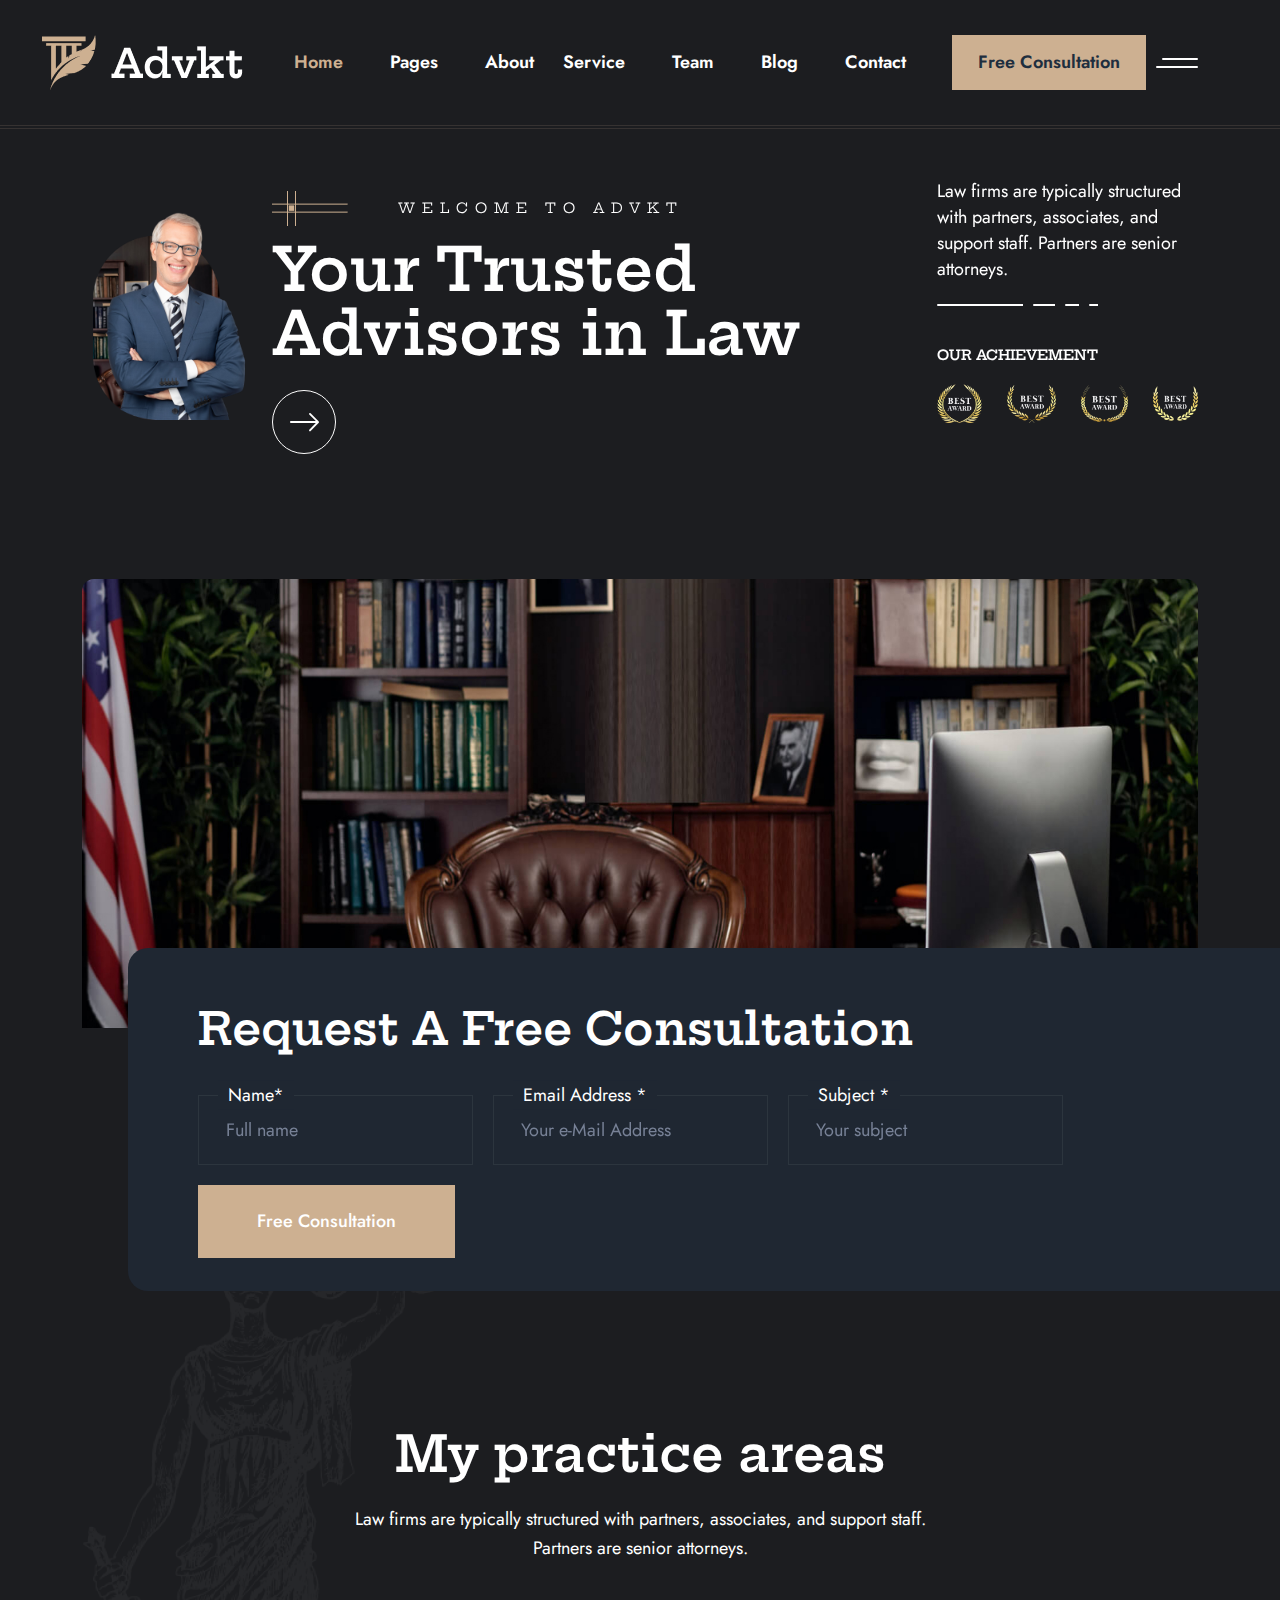
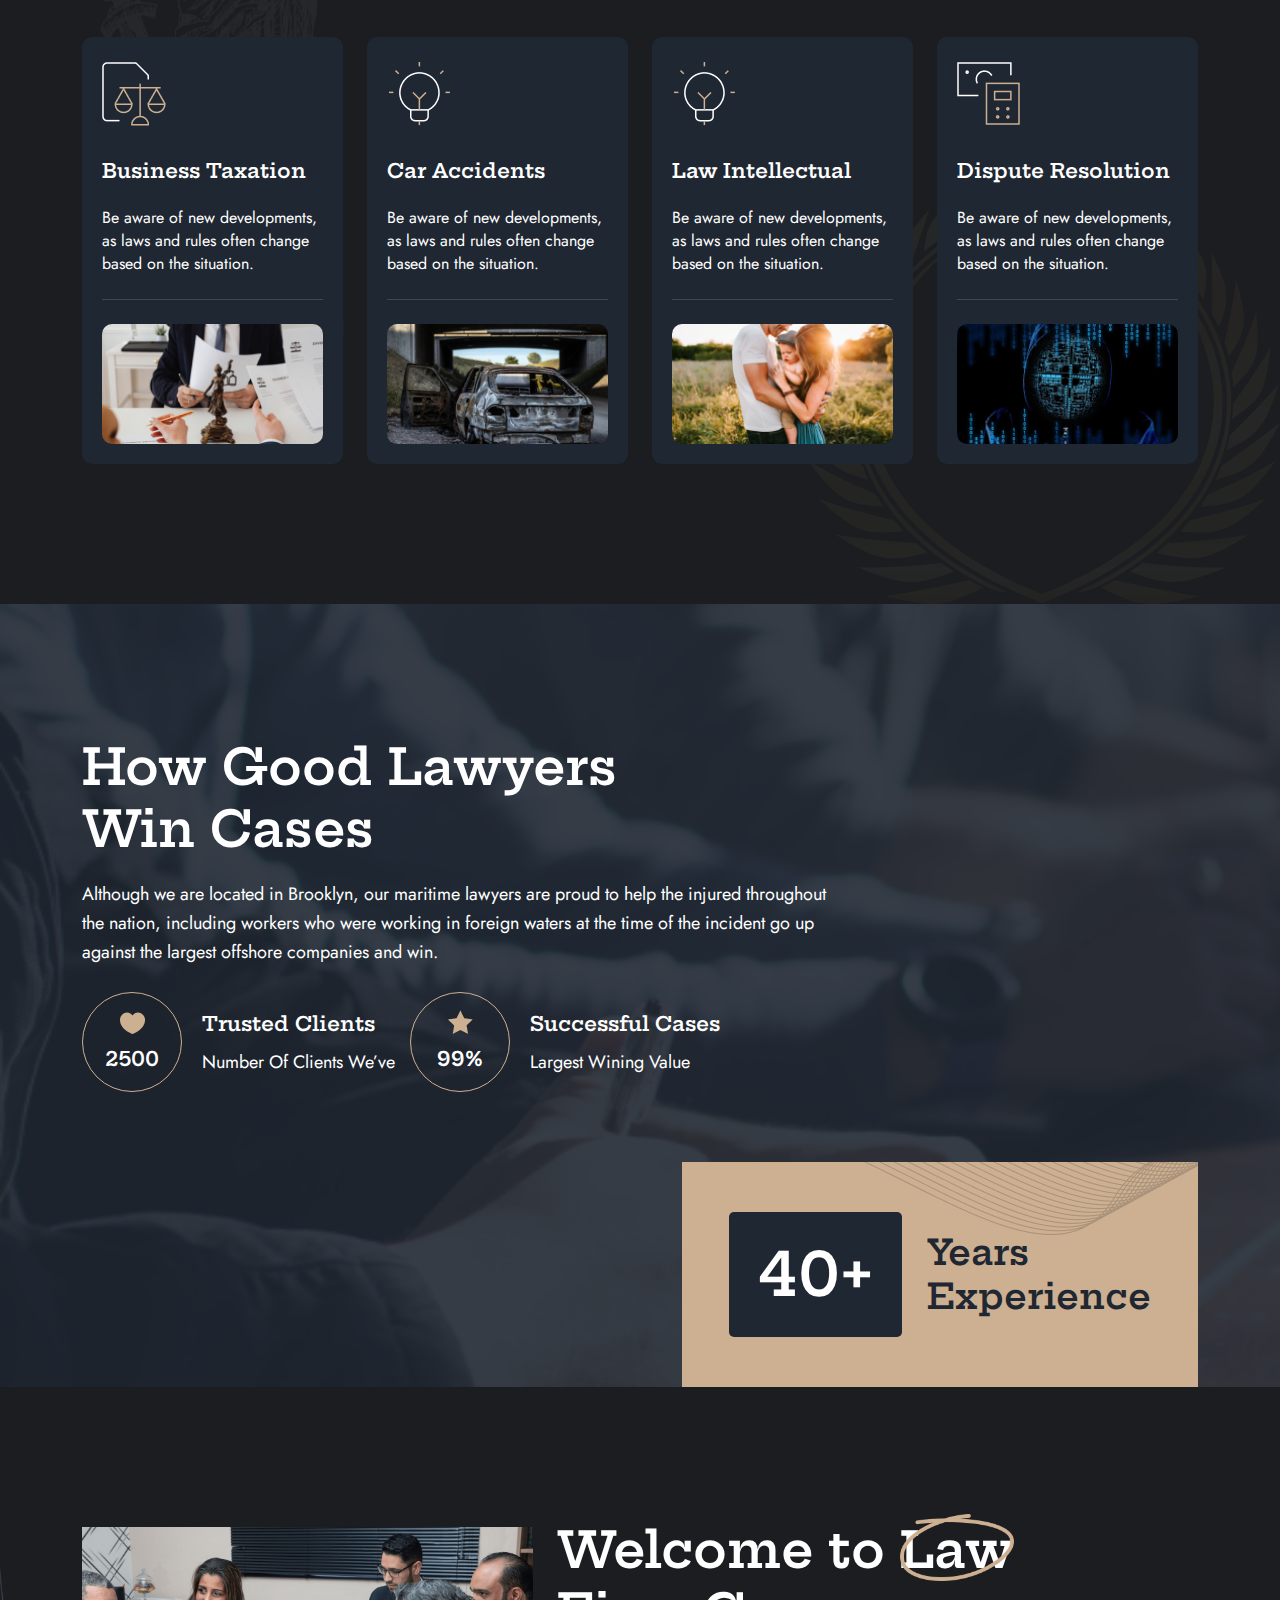
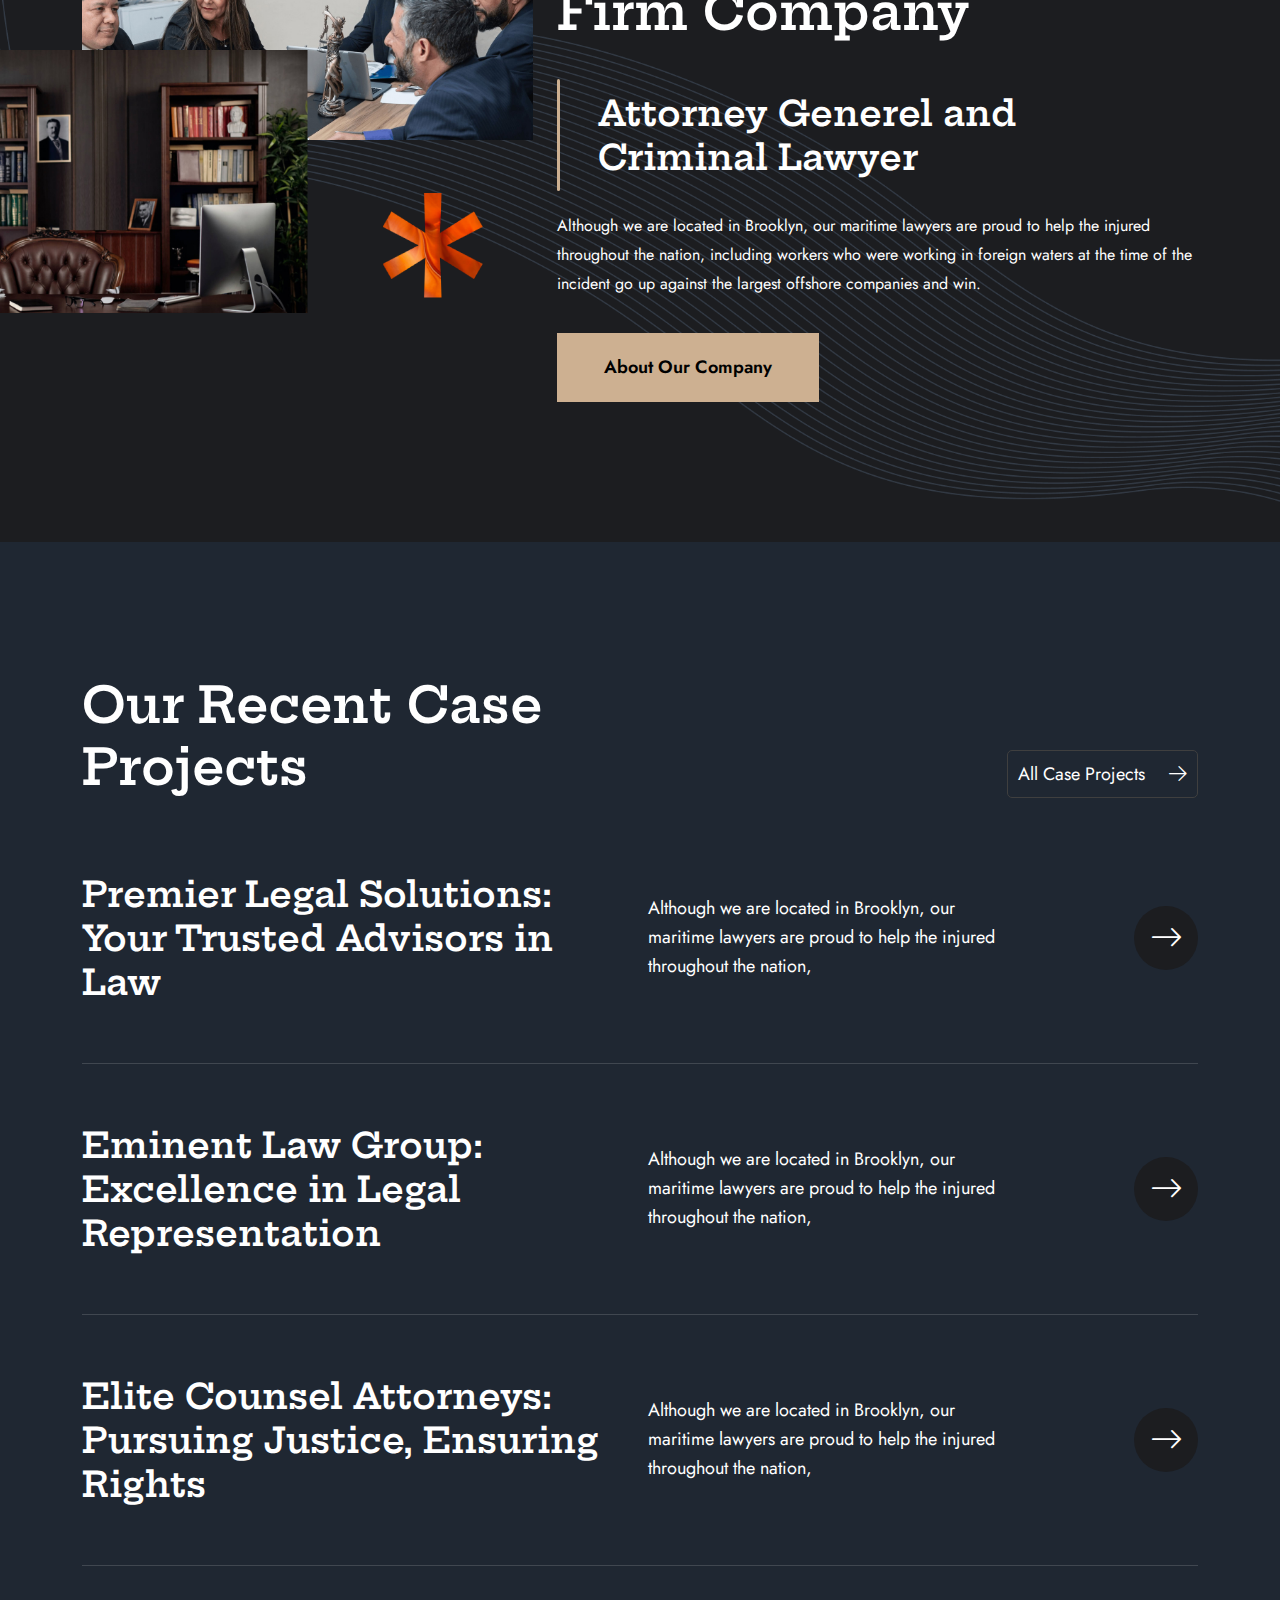
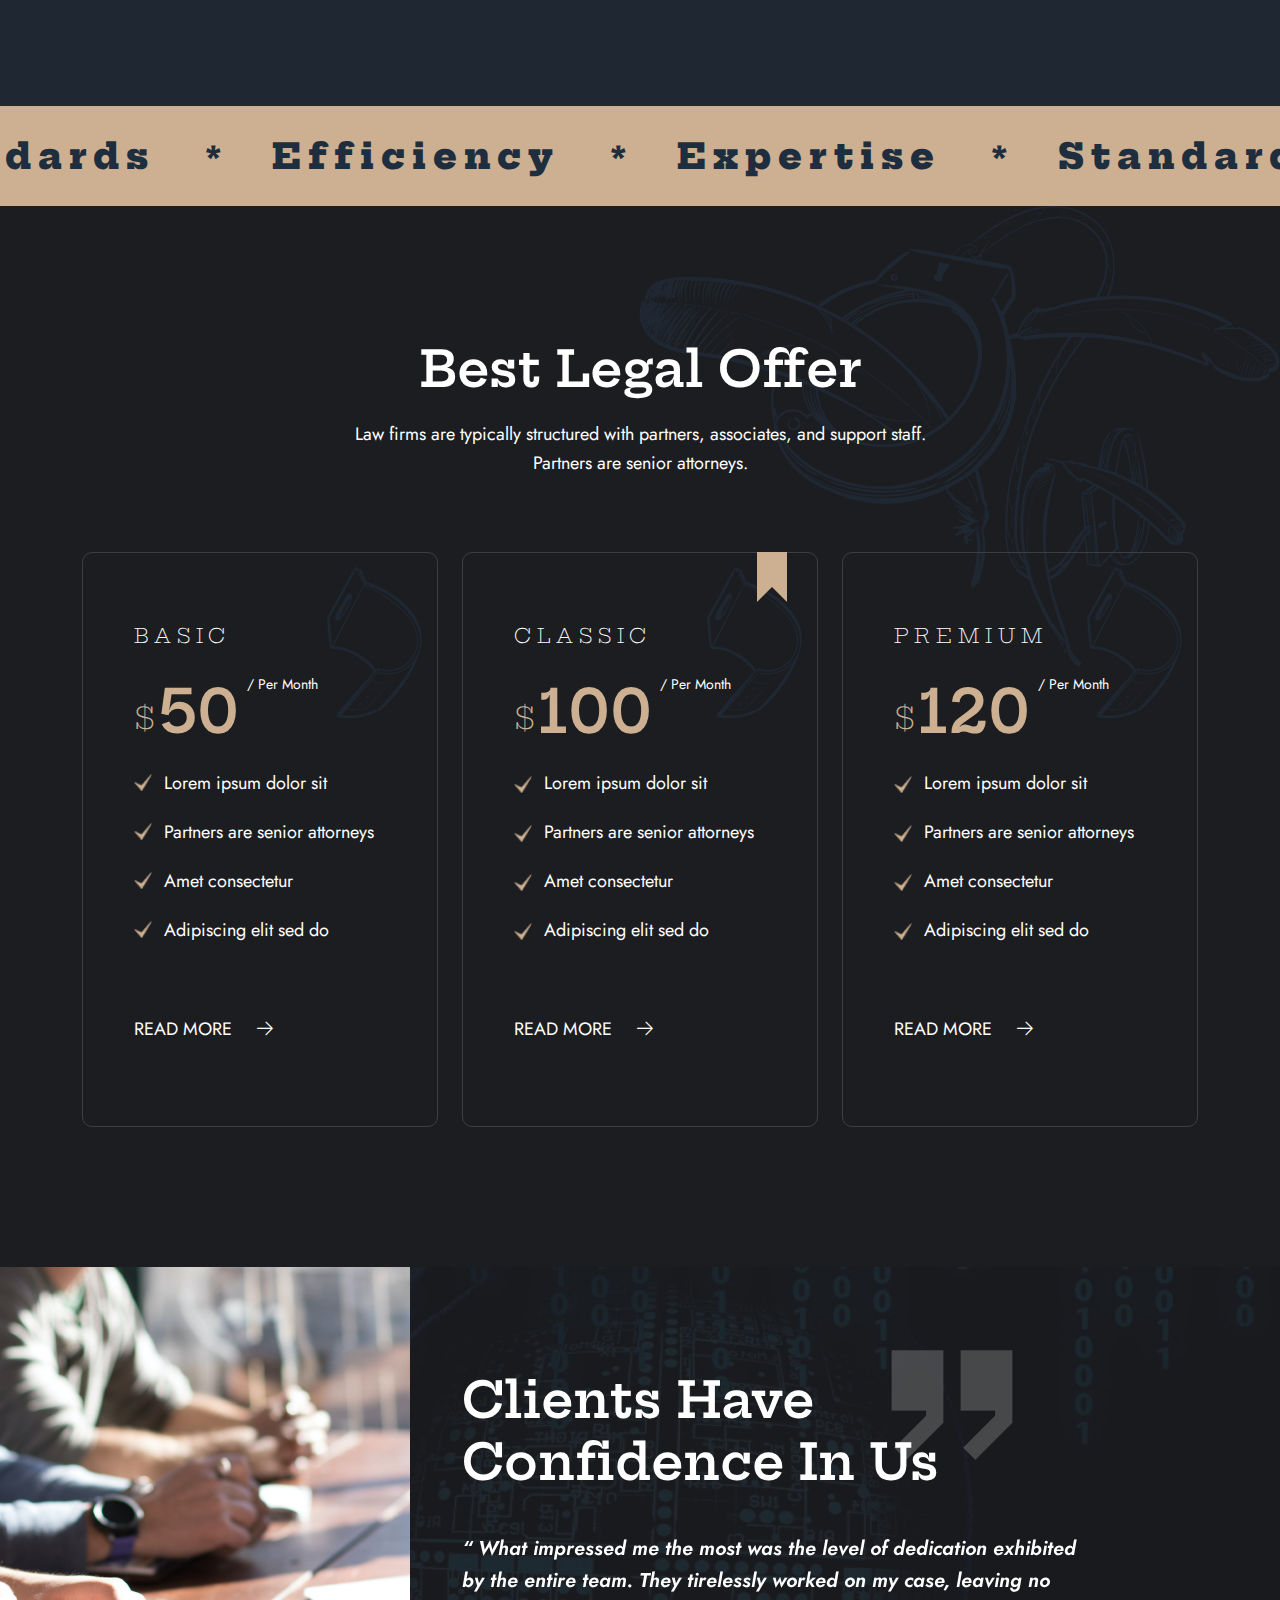
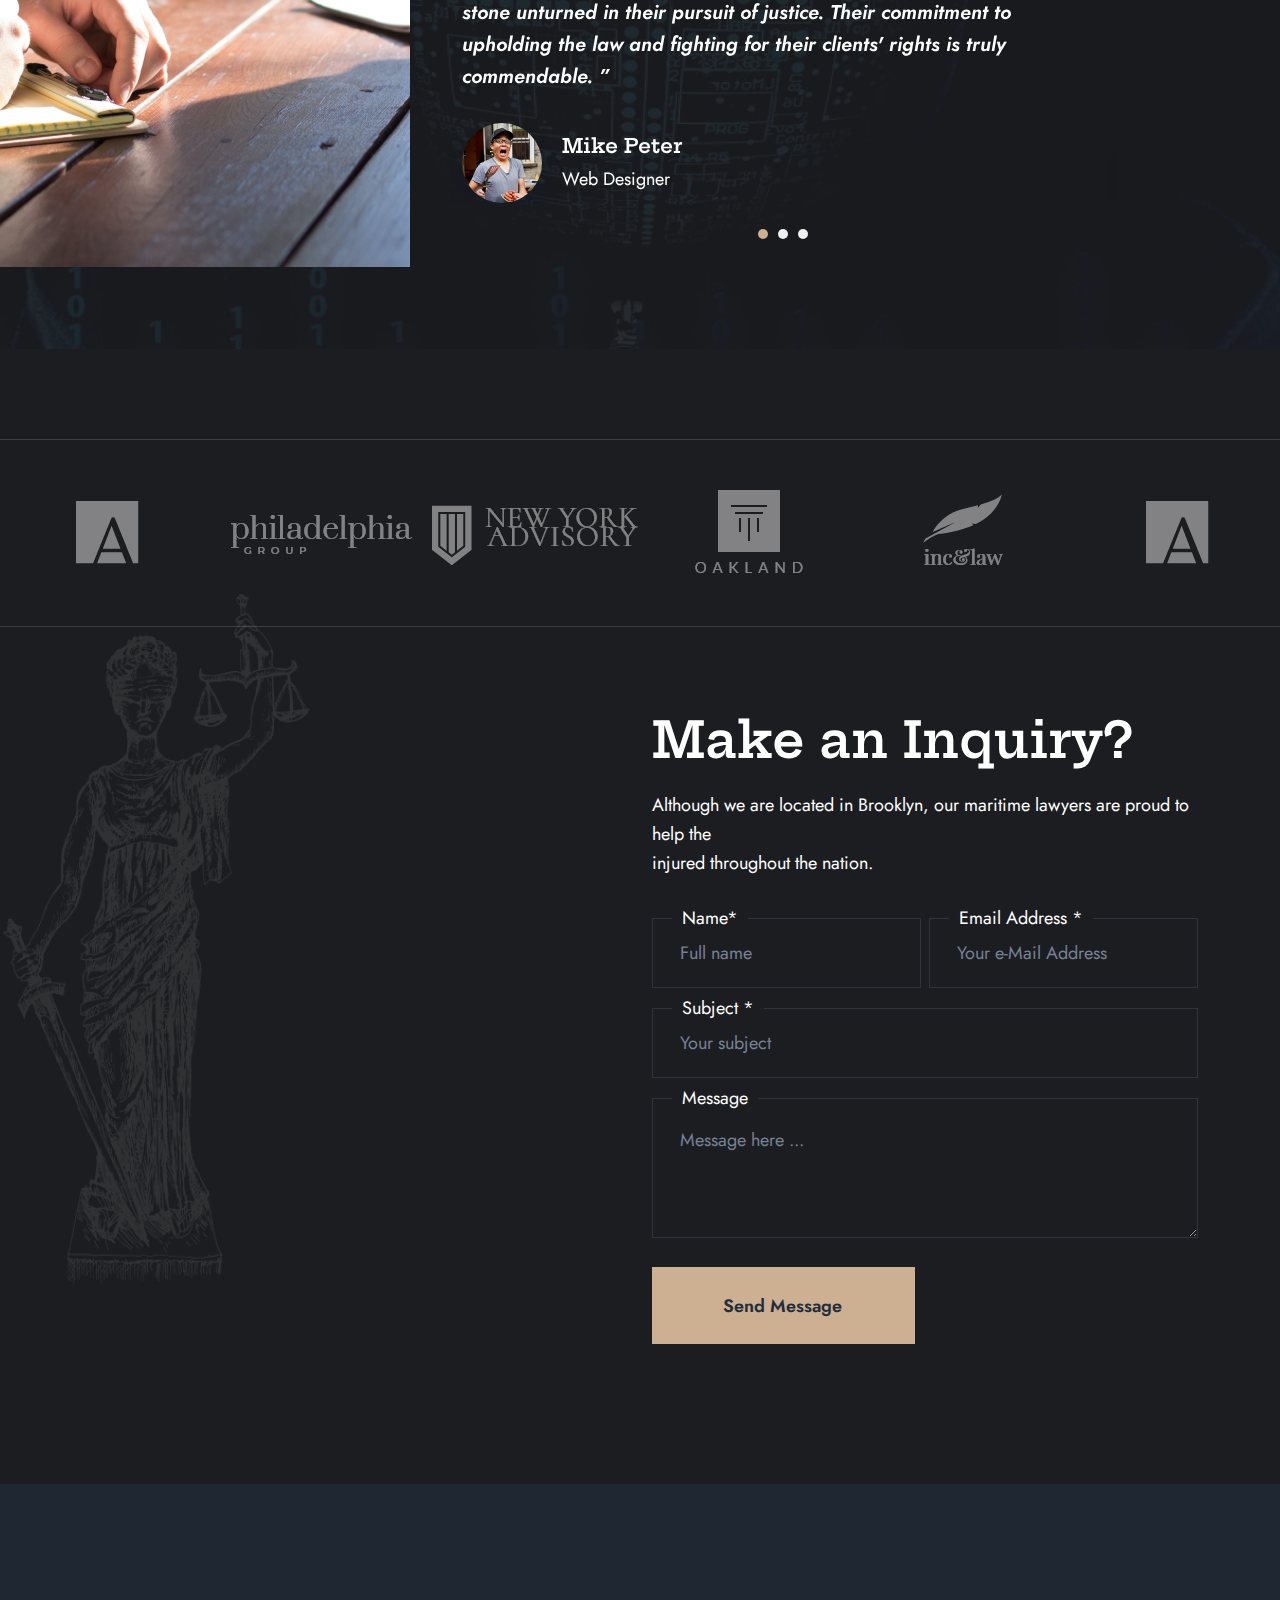
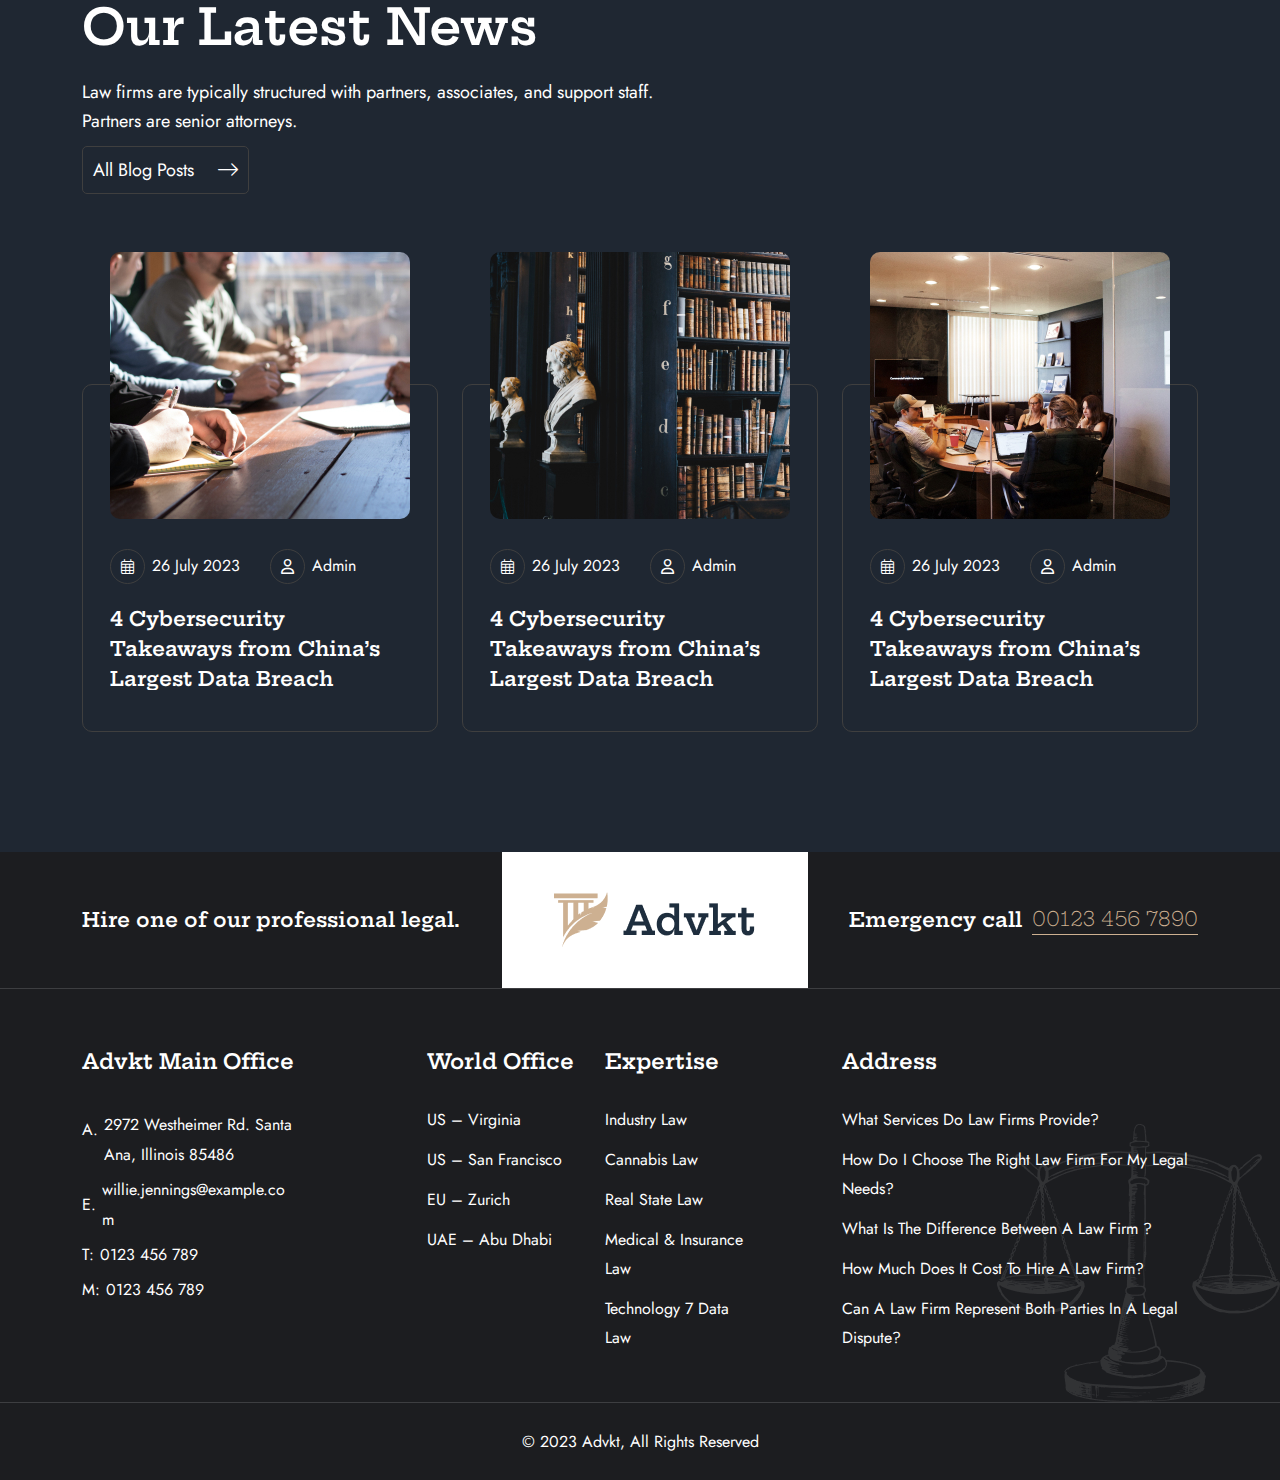
<file: index.html>
<!DOCTYPE html>
<html dir="ltr" lang="zxx">

<head>
    <meta name="viewport" content="width=device-width,initial-scale=1.0" />
    <meta charset="utf-8" />
    <meta name="description" content="Advkt - Lawyer Attorney & Law Firm HTML5 Template" />
    <meta name="keywords"
        content="advocate, attorney, attorney website, attorneys, barrister, business, corporate, law, law firm, law office, lawyer, lawyer theme, legal, legal services, notary" />
    <meta name="author" content="BoomDevs" />

    <title>Advkt - Lawyer Attorney & Law Firm HTML5 Template</title>

    <link rel="icon" type="image/png" href="images/logo/favicon.png" />

    <link rel="apple-touch-icon" href="images/logo/apple-touch-icon.png" />
    <link rel="apple-touch-icon" sizes="57x57" href="images/logo/apple-touch-icon-57x57.png" />
    <link rel="apple-touch-icon" sizes="72x72" href="images/logo/apple-touch-icon-72x72.png" />
    <link rel="apple-touch-icon" sizes="76x76" href="images/logo/apple-touch-icon-76x76.png" />
    <link rel="apple-touch-icon" sizes="114x114" href="images/logo/apple-touch-icon-114x114.png" />
    <link rel="apple-touch-icon" sizes="120x120" href="images/logo/apple-touch-icon-120x120.png" />
    <link rel="apple-touch-icon" sizes="144x144" href="images/logo/apple-touch-icon-144x144.png" />
    <link rel="apple-touch-icon" sizes="152x152" href="images/logo/apple-touch-icon-152x152.png" />
    <link rel="apple-touch-icon" sizes="180x180" href="images/logo/apple-touch-icon-180x180.png" />

   <link rel="preconnect" href="https://fonts.googleapis.com">
    <link rel="preconnect" href="https://fonts.gstatic.com" crossorigin>
    <link href="https://fonts.googleapis.com/css2?family=Hepta+Slab:wght@300;400;500;600;700;800&family=Jost:wght@400;500;600;700&display=swap" rel="stylesheet">
 

    <link rel="stylesheet" href="css/bootstrap.min.css" />
    <link rel="stylesheet" href="css/fontawesome.min.css" />
    <link rel="stylesheet" href="css/magnific-popup.css" />
    <link rel="stylesheet" href="css/slick.min.css" />
    <link rel="stylesheet" href="css/meanmenu.min.css" />
    <link rel="stylesheet" href="css/nice-select.min.css" />
    <link rel="stylesheet" href="css/animate.min.css" />
    <link rel="stylesheet" href="css/style.css" />

    <!--[if lt IE 9]>
    <script src="https://oss.maxcdn.com/html5shiv/3.7.2/html5shiv.min.js"></script>
    <script src="https://oss.maxcdn.com/respond/1.4.2/respond.min.js"></script>
    <![endif]-->
</head>

<body>
<!--     Preloader Start !-->
<!--    <div id="preloader">-->
<!--        <div id="preloader-status" style="background-image: url('images/icon/preeloader.gif')"></div>-->
<!--    </div>-->
<!--     Preloader End !-->
    <!-- Header Start !-->
    <header class="header-area style-1">
        <!-- Header Nav Menu Start -->
        <div class="header-menu-area sticky-header">
            <div class="container">
                <div class="row">
                    <div class="cal-12">
                        <div class="d-flex align-items-center">
                            <div class="logo">
                                <a href="index.html" class="standard-logo">
                                    <img src="images/logo/logo.png" alt="logo" />
                                </a>
                                <a href="index.html" class="sticky-logo">
                                    <img src="images/logo/logo.png" alt="logo" />
                                </a>
                            </div>
                            <div class="menu d-inline-block">
                                <nav id="main-menu" class="main-menu">
                                    <ul>
                                        <li class="dropdown active">
                                            <a href="index.html">Home</a>
                                            <ul>
                                                <li><a href="index.html">Home Page 1</a></li>
                                                <li><a href="index-2.html">Home Page 2</a></li>

                                            </ul>
                                        </li>
                                        <li class="dropdown">
                                            <a href="#">Pages</a>
                                            <ul class="submenu">
                                                <li><a href="faq.html">Faq Page</a></li>
                                                <li><a href="carrier.html">carrier Page</a></li>
                                                <li><a href="get-in-touch.html">Get In Touch Page</a></li>
                                            </ul>
                                        </li>
                                        <li><a href="about.html">About</a></li>
                                        <li class="dropdown">
                                            <a href="#">Service</a>
                                            <ul class="submenu">
                                                <li><a href="service.html">Service Page</a></li>
                                                <li><a href="service-details.html">Service Details Page</a></li>
                                            </ul>
                                        </li>
                                        <li class="dropdown">
                                            <a href="#">Team</a>
                                            <ul class="submenu">
                                                <li><a href="team.html">Team Page</a></li>
                                                <li><a href="team-member.html">Team Member Page</a></li>
                                                <li><a href="team-details.html">Team Details Page</a></li>
                                            </ul>
                                        </li>
                                        <li class="dropdown">
                                            <a href="blog.html">Blog</a>
                                            <ul class="submenu">
                                                <li><a href="blog.html">Blog Page</a></li>
                                                <li><a href="blog-details.html">Blog Details Page</a></li>
                                            </ul>
                                        </li>
                                        <li><a href="get-in-touch.html">Contact</a></li>
                                    </ul>
                                </nav>
                            </div>
                            <div class="search-btn-with-cta-btn">
                                <!-- Call To Button Start !-->
                                <a href="tel:+123-456-7890" class="ct-header-btn">
                                    <div class="content-wrapper">
                                        <span class="text">(012) 3456 789</span>
                                    </div>
                                </a>
                                <!-- Call To Button Start !-->
                                <!-- Header Button Start !-->
                                <div class="search-btn-with-btn">
                                    <div class="btn-wrapper">
                                        <a href="#" class="theme-btn">Free Consultation</a>
                                    </div>
                                    <div class="search-btn-wrapper">
                                        <a href="#" class="search-btn">
                                           <span class="search-bar"></span>
                                        </a>
                                    </div>
                                </div>
                                <!-- Header Button Start !-->
                            </div>
                            <!-- Mobile Menu Toggle Button Start !-->
                            <div class="mobile-menu-bar d-lg-none text-end">
                                <a href="#" class="mobile-menu-toggle-btn"><i class="fal fa-bars"></i></a>
                            </div>
                            <!-- Mobile Menu Toggle Button End !-->
                        </div>
                    </div>
                </div>
            </div>

        </div>
        <!-- Header Nav Menu End -->
    </header>
    <!-- Header End !-->
    <!-- Menu Sidebar Section Start -->
    <div class="menu-sidebar-area">
        <div class="menu-sidebar-wrapper">
            <div class="menu-sidebar-close">
                <button class="menu-sidebar-close-btn" id="menu_sidebar_close_btn">
                    <i class="fal fa-times"></i>
                </button>
            </div>
            <div class="menu-sidebar-content">
                <div class="menu-sidebar-logo">
                    <a href="index.html">
                        <img src="images/logo/black-logo.png" alt="logo" />
                    </a>
                </div>
                <div class="mobile-nav-menu"></div>
                <div class="menu-sidebar-content">

                    <div class="menu-sidebar-single-widget">
                        <div class="header-contact-info">
                            <p>Although we are located in Brooklyn, our maritime lawyers are proud to help the injured throughout the nation, including workers who were working in foreign waters at the time of the incident go up against the largest offshore companies and win</p>
                        </div>
                    </div>
                    <div class="menu-sidebar-single-widget">
                        <h5 class="menu-sidebar-title">Contact Info</h5>
                        <div class="header-contact-info">
                            <span><i class="fa-solid fa-location-dot"></i>20, Bordeshi, New York, US</span>
                            <span><a href="mailto:hello@advkt.com"><i
                                        class="fa-regular fa-envelope"></i>hello@advkt.com</a> </span>
                            <span><a href="tel:+123-456-7890"><i class="fa-solid fa-phone"></i>+123-456-7890</a></span>
                        </div>
                        <div class="social-profile">
                            <a href="#"><i class="fa-brands fa-facebook-f"></i></a>
                            <a href="#"><i class="fa-brands fa-twitter"></i></a>
                            <a href="#"><i class="fa-brands fa-linkedin-in"></i></a>
                            <a href="#"><i class="fa-brands fa-youtube"></i></a>
                        </div>
                    </div>
                </div>
            </div>
        </div>
    </div>
    <!-- Menu Sidebar Section Start -->
    <div class="body-overlay"></div>

    <!-- Slider Section Start !-->
    <div class="slider-area style-1 ">
        <div class="slider-wrapper">
            <!-- single slider start -->
            <div class="single-slider-wrapper">
                <div class="single-slider">
                    <div class="container h-100 align-self-center">
                        <div class="row h-100">

                            <div class="col-lg-2 align-self-center">
                                <div class="slider-feature-image">
                                    <img src="images/slider/banner/image-1.jpg" alt="image">
                                </div>
                            </div>
                            <div class="col-lg-7 align-self-center">
                                <div class="slider-title-wrapper">
                                    <h3 class="slider-sub-title">
                                        <span class="shape-img"><img src="images/slider/banner/title-shape.png" alt="image"></span>
                                        WELCOME TO ADVKT
                                    </h3>
                                    <h1 class="slider-title">
                                        Your Trusted Advisors in Law
                                    </h1>
                                    <div class="btn-wrapper mt-4">
                                        <a href="project-details.html" class="circle-btn"><i class="fa-light fa-arrow-right-long"></i></a>
                                    </div>
                                </div>
                            </div>
                            <div class="col-lg-3">
                                <div class="slider-content">
                                    <p class="slider-short-desc">Law firms are typically structured with partners, associates, and support staff. Partners are senior attorneys. </p>
                                    <div class="divider-wrapper">
                                        <div class="divider one"></div>
                                        <div class="divider two"></div>
                                        <div class="divider three"></div>
                                        <div class="divider four"></div>
                                    </div>
                                    <div class="company-award">
                                        <h3 class="title">OUR ACHIEVEMENT</h3>
                                        <div class="award-wrapper">
                                            <div class="award-item">
                                                <img src="images/about/award-1.png" alt="image">
                                            </div>
                                            <div class="award-item">
                                                <img src="images/about/award-2.png" alt="image">
                                            </div>
                                            <div class="award-item">
                                                <img src="images/about/award-3.png" alt="image">
                                            </div>
                                            <div class="award-item">
                                                <img src="images/about/award-4.png" alt="image">
                                            </div>
                                        </div>
                                    </div>
                                </div>
                            </div>
                            <div class="col-12">
                                <div class="slider-image-wrapper">
                                    <div class="slider-image">
                                        <img src="images/slider/slider-1.jpg" alt="feature image" />
                                    </div>
                                </div>
                            </div>
                        </div>
                    </div>
                </div>
            </div>
            <!-- single slider end -->
        </div>
    </div>
    <!-- Slider Section End !-->
    <!-- Comment Form Start -->
    <div class="request-form-area background-black">
        <div class="comment-respond style-2">
            <form action="#" method="post" class="comment-form">
                <div class="container">
                    <div class="row gx-2">
                        <div class="comment-respond-wrapper">
                            <h2 class="form-title">Request A Free Consultation</h2>
                            <div class="form-field-wrapper">
                                <div class="single-input-field">
                                    <div class="contacts-name">
                                        <label>Name*</label>
                                        <input name="author" type="text" placeholder="Full name">
                                    </div>
                                </div>
                                <div class="single-input-field">
                                    <div class="contacts-email">
                                        <label>Email Address *</label>
                                        <input name="email" type="text" placeholder="Your e-Mail Address">
                                    </div>
                                </div>
                                <div class="single-input-field">
                                    <div class="contacts-name">
                                        <label>Subject *</label>
                                        <input name="website" type="text" placeholder="Your subject">
                                    </div>
                                </div>
                                <div class="single-input-field">
                                    <button type="submit" class="btn">Free Consultation</button>
                                </div>
                            </div>
                        </div>
                    </div>
                </div>
            </form>
        </div>
    </div>
    <!-- Comment Form End -->
    <!-- Feature Area Start-->
    <div class="feature-area style-1 background-black">
        <div class="feature-image-bg-one">
            <img src="images/section-bg/feature-bg-1.png" alt="image">
        </div>
        <div class="feature-image-bg-two">
            <img src="images/section-bg/feature-bg-2.png" alt="image">
        </div>
        <div class="container">
            <div class="row justify-content-center">
                <div class="col-12">
                    <div class="section-title text-center justify-content-center">
                        <div class="sec-content">
                            <h2 class="title text-white">My practice areas</h2>
                            <div class="sec-desc text-white">
                                <p>Law firms are typically structured with partners, associates, and support staff. <br> Partners are senior attorneys. </p>
                            </div>
                        </div>
                    </div>
                </div>
            </div>
            <div class="row gy-5">
                <div class="col-md-6 col-lg-3">
                    <!-- single info-card start -->
                    <div class="info-card ">
                        <div class="info-card-inner">
                            <div class="content-wrapper">
                                <div class="title-wrapper">
                                    <div class="icon">
                                        <img src="images/icon/feature-one/feature-1.png" alt="icon" />
                                    </div>
                                    <h2 class="title">Business Taxation</h2>
                                </div>
                                <div class="content">
                                    <p class="desc">Be aware of new developments, as laws and rules often change based on the situation. </p>
                                </div>
                                <div class="thumbnail-wrapper">
                                    <div class="thumbnail-inner">
                                        <img src="images/feature-img/img-1.jpg" alt="image" />
                                    </div>
                                </div>
                                <div class="btn-wrapper">
                                    <a href="#">
                                        <i class="fa-sharp fa-solid fa-period"></i>
                                        <i class="fa-sharp fa-solid fa-period"></i>
                                        <i class="fa-sharp fa-solid fa-period"></i>
                                        <i class="fa-sharp fa-solid fa-period"></i>
                                    </a>
                                </div>
                            </div>
                        </div>
                    </div>
                    <!-- single info-card End-->
                </div>
                <div class="col-md-6 col-lg-3">
                    <!-- single info-card start -->
                    <div class="info-card ">
                        <div class="info-card-inner">
                            <div class="content-wrapper">
                                <div class="title-wrapper">
                                    <div class="icon">
                                        <img src="images/icon/feature-one/feature-2.png" alt="icon" />
                                    </div>
                                    <h2 class="title">Car Accidents</h2>
                                </div>
                                <div class="content">
                                    <p class="desc">Be aware of new developments, as laws and rules often change based on the situation. </p>
                                </div>
                                <div class="thumbnail-wrapper">
                                    <div class="thumbnail-inner">
                                        <img src="images/feature-img/img-2.jpg" alt="image" />
                                    </div>
                                </div>
                                <div class="btn-wrapper">
                                    <a href="#">
                                        <i class="fa-sharp fa-solid fa-period"></i>
                                        <i class="fa-sharp fa-solid fa-period"></i>
                                        <i class="fa-sharp fa-solid fa-period"></i>
                                        <i class="fa-sharp fa-solid fa-period"></i>
                                    </a>
                                </div>
                            </div>
                        </div>
                    </div>
                    <!-- single info-card End-->
                </div>
                <div class="col-md-6 col-lg-3">
                    <!-- single info-card start -->
                    <div class="info-card ">
                        <div class="info-card-inner">
                            <div class="content-wrapper">
                                <div class="title-wrapper">
                                    <div class="icon">
                                        <img src="images/icon/feature-one/feature-2.png" alt="icon" />
                                    </div>
                                    <h2 class="title">Law Intellectual</h2>
                                </div>
                                <div class="content">
                                    <p class="desc">Be aware of new developments, as laws and rules often change based on the situation. </p>
                                </div>
                                <div class="thumbnail-wrapper">
                                    <div class="thumbnail-inner">
                                        <img src="images/feature-img/img-3.jpg" alt="image" />
                                    </div>
                                </div>
                                <div class="btn-wrapper">
                                    <a href="#">
                                        <i class="fa-sharp fa-solid fa-period"></i>
                                        <i class="fa-sharp fa-solid fa-period"></i>
                                        <i class="fa-sharp fa-solid fa-period"></i>
                                        <i class="fa-sharp fa-solid fa-period"></i>
                                    </a>
                                </div>
                            </div>
                        </div>
                    </div>
                    <!-- single info-card End-->
                </div>
                <div class="col-md-6 col-lg-3">
                    <!-- single info-card start -->
                    <div class="info-card ">
                        <div class="info-card-inner">
                            <div class="content-wrapper">
                                <div class="title-wrapper">
                                    <div class="icon">
                                        <img src="images/icon/feature-one/feature-3.png" alt="icon" />
                                    </div>
                                    <h2 class="title">Dispute Resolution</h2>
                                </div>
                                <div class="content">
                                    <p class="desc">Be aware of new developments, as laws and rules often change based on the situation.</p>
                                </div>
                                <div class="thumbnail-wrapper">
                                    <div class="thumbnail-inner">
                                        <img src="images/feature-img/img-4.jpg" alt="image" />
                                    </div>
                                </div>
                                <div class="btn-wrapper">
                                    <a href="#">
                                        <i class="fa-sharp fa-solid fa-period"></i>
                                        <i class="fa-sharp fa-solid fa-period"></i>
                                        <i class="fa-sharp fa-solid fa-period"></i>
                                        <i class="fa-sharp fa-solid fa-period"></i>
                                    </a>
                                </div>
                            </div>
                        </div>
                    </div>
                    <!-- single info-card End-->
                </div>
            </div>
        </div>
    </div>
    <!-- Feature Area End !-->
    <!-- Call To Action Area Start !-->
    <div class="cta-area background-black" style="background-image: url('images/section-bg/cta-bg.jpg')">
        <div class="overlay"></div>
        <div class="container">
            <div class="row g-0">
                <div class="col-xxl-6 col-xl-8 col-lg-10">
                    <div class="section-title mb-0">
                        <div class="sec-content">
                            <h2 class="title text-white">How Good Lawyers <br/> Win Cases</h2>
                            <div class="sec-desc text-white">
                                <p>Although we are located in Brooklyn, our maritime lawyers are proud to help the injured throughout the nation, including workers who were working in foreign waters at the time of the incident go up against the largest offshore companies and win.</p>
                            </div>
                        </div>
                    </div>
                    <div class="icon-card-wrapper">
                        <div class="icon-card style-1">
                            <div class="icon">
                                <img src="images/icon/icon-card/icon-1.png" alt="icon">
                                <span>2500</span>
                            </div>
                            <div class="content">
                                <h3 class="title">Trusted Clients</h3>
                                <p class="desc">Number Of Clients We’ve</p>
                            </div>
                        </div>
                        <div class="icon-card style-1">
                            <div class="icon">
                                <img src="images/icon/icon-card/icon-2.png" alt="icon">
                                <span>99%</span>
                            </div>
                            <div class="content">
                                <h3 class="title">Successful Cases </h3>
                                <p class="desc">Largest Wining Value</p>
                            </div>
                        </div>
                    </div>
                </div>
            </div>
        </div>
        <div class="counter-area">
            <div class="container">
                <div class="row">
                    <div class="col-12">
                        <div class="counter-card">
                            <div class="counter-shape">
                                <img src="images/shape/counter-shape.png" alt="image">
                            </div>
                            <h2 class="number">
                                <span class="counter">40</span><span>+</span>
                            </h2>
                            <h3 class="title">Years <br/> Experience</h3>
                        </div>
                    </div>
                </div>
            </div>
        </div>
    </div>
    <!-- Call To Action Area End !-->

    <!-- About Us Area Start !-->
    <div class="about-us-area style-1 background-black" style="background-image: url('images/section-bg/about-sec-bg.png')">
        <div class="container">
            <div class="row position-relative">
                <div class="col-xxl-6 col-xl-5 col-lg-6">
                    <div class="about-image-card">
                        <div class="main-img-wrapper">
                            <div class="main-img-inner">
                                <img class="tilt-animate" src="images/about/about-card-img.jpg" alt="about card img" />

                                <div class="image-shape">
                                    <img class="tilt-animate" src="images/shape/about-img-shape.png" alt="about card img" />
                                </div>
                                <div class="image-two">
                                    <img class="tilt-animate" src="images/about/about-card-img-2.jpg" alt="about card img" />
                                </div>
                            </div>
                        </div>
                    </div>
                </div>
                <div class="col-xxl-6 col-xl-7 col-lg-6">
                    <div class="about-info-card style-1">
                        <div class="about-info-content">
                            <div class="section-title">
                                <div class="sec-content">
                                    <h2 class="title text-white">Welcome to <span class="shape">Law   <img class="tilt-animate" src="images/shape/circle-shape.png" alt="Shape"></span> <br/> Firm Company</h2>
                                </div>
                            </div>
                            <div class="quote">
                                Attorney Generel and <br/> Criminal Lawyer
                            </div>
                            <div class="desc-wrapper text-white">
                                <p>Although we are located in Brooklyn, our maritime lawyers are proud to help the injured throughout the nation, including workers who were working in foreign waters at the time of the incident go up against the largest offshore companies and win.</p>
                            </div>
                            <div class="btn-wrapper">
                                <a href="about.html" class="theme-btn text-black">About Our Company</a>
                            </div>
                        </div>
                    </div>
                </div>
            </div>
        </div>
    </div>
    <!-- About Us Area End !-->
    <!--- Portfolio Start !-->
    <div class="portfolio-area style-1">
        <div class="container">
            <div class="row">
                <div class="col-12">
                    <div class="section-title style-2">
                        <div class="sec-content">
                            <h2 class="title text-white">Our Recent Case <br/> Projects</h2>
                        </div>
                        <div class="sec-desc">
                            <a href="#" class="theme-btn text-white">All case projects<i class="fa-light fa-arrow-right"></i></a>
                        </div>
                    </div>
                    <div class="portfolio-wrapper">
                        <div class="portfolio-card">
                            <h3 class="title"><a href="#">Premier Legal Solutions: Your Trusted Advisors in Law</a></h3>
                            <div class="content">
                                <span class="short-title">Although we are located in Brooklyn, our maritime lawyers are proud to help the injured throughout the nation,</span>
                                <div class="image">
                                    <img src="images/portfolio/p1.jpg" alt="Image"/>
                                </div>
                            </div>
                            <div class="btn-wrapper">
                                <a href="project-details.html" class="circle-btn"><i class="fa-light fa-arrow-right-long"></i></a>
                            </div>
                        </div>
                        <div class="portfolio-card">
                            <h3 class="title"><a href="#">Eminent Law Group: Excellence in Legal Representation</a></h3>
                            <div class="content">
                                <span class="short-title">Although we are located in Brooklyn, our maritime lawyers are proud to help the injured throughout the nation,</span>
                                <div class="image">
                                    <img src="images/portfolio/p1.jpg" alt="Image"/>
                                </div>
                            </div>
                            <div class="btn-wrapper">
                                <a href="project-details.html" class="circle-btn"><i class="fa-light fa-arrow-right-long"></i></a>
                            </div>
                        </div>
                        <div class="portfolio-card">
                            <h3 class="title"><a href="#">Elite Counsel Attorneys: Pursuing Justice, Ensuring Rights</a></h3>
                            <div class="content">
                                <span class="short-title">Although we are located in Brooklyn, our maritime lawyers are proud to help the injured throughout the nation,</span>
                                <div class="image">
                                    <img src="images/portfolio/p1.jpg" alt="Image"/>
                                </div>
                            </div>
                            <div class="btn-wrapper">
                                <a href="project-details.html" class="circle-btn"><i class="fa-light fa-arrow-right-long"></i></a>
                            </div>
                        </div>

                    </div>
                </div>
            </div>
        </div>
    </div>
    <!--- Portfolio End !-->
    <!-- Brand Marquee Area Start !-->
    <div class="brand-marquee-area style-1 background-gold">
        <div class="brand-marquee-wrapper first-brand-marquee">
            <div class="single-brand-marquee">
                <span class="brand-marquee-title">Efficiency</span>
                <span class="brand-marquee-star">*</span>
            </div>
            <div class="single-brand-marquee">
                <span class="brand-marquee-title">Expertise</span>
                <span class="brand-marquee-star">*</span>
            </div>
            <div class="single-brand-marquee">
                <span class="brand-marquee-title">Standards</span>
                <span class="brand-marquee-star">*</span>
            </div>
            <div class="single-brand-marquee">
                <span class="brand-marquee-title">Efficiency</span>
                <span class="brand-marquee-star">*</span>
            </div>
            <div class="single-brand-marquee">
                <span class="brand-marquee-title">Expertise</span>
                <span class="brand-marquee-star">*</span>
            </div>
            <div class="single-brand-marquee">
                <span class="brand-marquee-title">Standards</span>
                <span class="brand-marquee-star">*</span>
            </div>
            <div class="single-brand-marquee">
                <span class="brand-marquee-title">Efficiency</span>
                <span class="brand-marquee-star">*</span>
            </div>
            <div class="single-brand-marquee">
                <span class="brand-marquee-title">Expertise</span>
                <span class="brand-marquee-star">*</span>
            </div>
        </div>
    </div>
    <!-- Brand Marquee Area End !-->
    <!--- Price Area Start !-->
    <div class="price-area style-1 ">
        <div class="pricing-bg">
            <img src="images/pricing/pricing-bg.png" alt="">
        </div>
        <div class="container">
            <div class="row">
                <div class="col-12">
                    <div class="section-title text-center justify-content-center">
                        <div class="sec-content">
                            <h2 class="title text-white">Best Legal Offer</h2>
                            <div class="sec-desc text-white">
                                <p>Law firms are typically structured with partners, associates, and support staff. <br/> Partners are senior attorneys. </p>
                            </div>
                        </div>
                    </div>
                </div>
            </div>
            <div class="row gy-4">
                <div class="col-md-6 col-lg-4">
                    <div class="price-card">
                        <div class="price-bg-frame">
                            <img src="images/pricing/pricing-card-bg.png" alt="">
                        </div>
                        <div class="card-title">
                            <p class="title">Basic</p>
                        </div>
                        <div class="price">
                            <h1 class="price-heading">
                                <span class="currency">$</span>50
                            </h1>
                            <p class="price-desc"> / Per Month</p>
                        </div>
                        <div class="list-wrapper">
                            <div class="list">
                                <ul>
                                    <li><img src="images/pricing/check-mark.png" alt="">Lorem ipsum dolor sit</li>
                                    <li><img src="images/pricing/check-mark.png" alt="">Partners are senior attorneys</li>
                                    <li><img src="images/pricing/check-mark.png" alt="">Amet consectetur</li>
                                    <li><img src="images/pricing/check-mark.png" alt="">Adipiscing elit sed do</li>
                                </ul>
                            </div>
                        </div>
                        <a href="#" class="price-btn">READ MORE <i class="fa-light fa-arrow-right"></i></a>
                    </div>
                </div>
                <div class="col-md-6 col-lg-4">
                    <div class="price-card">
                        <div class="trend-badge">
                            <div class="trend-down"></div>
                        </div>
                        <div class="price-bg-frame">
                            <img src="images/pricing/pricing-card-bg.png" alt="">
                        </div>
                        <div class="card-title">
                            <p class="title">classic</p>
                        </div>
                        <div class="price">
                            <h1 class="price-heading">
                                <span class="currency">$</span>100
                            </h1>
                            <p class="price-desc"> / Per Month</p>
                        </div>
                        <div class="list-wrapper">
                            <div class="list">
                                <ul>
                                    <li> <div class="pricing-mark"><img src="images/pricing/check-mark.png" alt=""></div> Lorem ipsum dolor sit</li>
                                    <li> <div class="pricing-mark"><img src="images/pricing/check-mark.png" alt=""></div> Partners are senior attorneys</li>
                                    <li> <div class="pricing-mark"><img src="images/pricing/check-mark.png" alt=""></div> Amet consectetur</li>
                                    <li> <div class="pricing-mark"><img src="images/pricing/check-mark.png" alt=""></div> Adipiscing elit sed do</li>
                                </ul>
                            </div>
                        </div>
                        <a href="#" class="price-btn">READ MORE <i class="fa-light fa-arrow-right"></i></a>
                    </div>
                </div>
                <div class="col-md-6 col-lg-4">
                    <div class="price-card">
                        <div class="price-bg-frame">
                            <img src="images/pricing/pricing-card-bg.png" alt="">
                        </div>
                        <div class="card-title">
                            <p class="title">premium</p>
                        </div>
                        <div class="price">
                            <h1 class="price-heading">
                                <span class="currency">$</span>120
                            </h1>
                            <p class="price-desc"> / Per Month</p>
                        </div>
                        <div class="list-wrapper">
                            <div class="list">
                                <ul>
                                    <li> <div class="pricing-mark"><img src="images/pricing/check-mark.png" alt=""></div> Lorem ipsum dolor sit</li>
                                    <li> <div class="pricing-mark"><img src="images/pricing/check-mark.png" alt=""></div> Partners are senior attorneys</li>
                                    <li> <div class="pricing-mark"><img src="images/pricing/check-mark.png" alt=""></div> Amet consectetur</li>
                                    <li> <div class="pricing-mark"><img src="images/pricing/check-mark.png" alt=""></div> Adipiscing elit sed do</li>
                                </ul>
                            </div>
                        </div>
                        <a href="#" class="price-btn">READ MORE <i class="fa-light fa-arrow-right"></i></a>
                    </div>
                </div>
            </div>
        </div>
    </div>
    <!--- Price Area End !-->

    <!-- Testimonial Area Start -->
    <div class="testimonial-slider-area style-1 background-black" style="background-image: url('images/section-bg/testimonial-bg.png')">
        <div class="overlay"></div>
        <div class="testimonial-image">
            <img src="images/section-bg/testimonial-img.jpg" alt="Image">
        </div>
        <div class="container">
            <div class="row">
                <div class="col-lg-7 offset-lg-4">
                    <div class="testimonial-slider">
                        <div class="quote-icon">
                            <img src="images/icon/quote.png" alt="Image">
                        </div>
                        <div class="section-title">
                            <div class="sec-content">
                                <h2 class="title text-white">Clients Have <br/> Confidence In Us</h2>
                            </div>
                        </div>
                        <div class="testimonial-slider-wrapper" id="testimonial_one">
                            <div class="slick-item">
                                <div class="testimonial-card style-1">
                                    <div class="content-wrapper">
                                        <div class="content">
                                            <p class="text">“ What impressed me the most was the level of dedication exhibited by the entire team. They tirelessly worked on my case, leaving no stone unturned in their pursuit of justice. Their commitment to upholding the law and fighting for their clients' rights is truly commendable. ”</p>
                                        </div>
                                        <div class="meta-user">
                                            <div class="user-info">
                                                <div class="image">
                                                    <img src="images/testimonial/users/user-1-1.jpg" alt="user" />
                                                </div>
                                                <div class="info">
                                                    <h3 class="name">Mike Peter</h3>
                                                    <p class="designation">Web Designer</p>
                                                </div>
                                            </div>
                                        </div>
                                    </div>
                                </div>
                            </div>
                            <div class="slick-item">
                                <div class="testimonial-card style-1">
                                    <div class="content-wrapper">
                                        <div class="content">
                                            <p class="text">“ What impressed me the most was the level of dedication exhibited by the entire team. They tirelessly worked on my case, leaving no stone unturned in their pursuit of justice. Their commitment to upholding the law and fighting for their clients' rights is truly commendable. ”</p>
                                        </div>
                                        <div class="meta-user">
                                            <div class="user-info">
                                                <div class="image">
                                                    <img src="images/testimonial/users/user-1-1.jpg" alt="user" />
                                                </div>
                                                <div class="info">
                                                    <h3 class="name">Mike Peter</h3>
                                                    <p class="designation">Web Designer</p>
                                                </div>
                                            </div>
                                        </div>
                                    </div>
                                </div>
                            </div>
                            <div class="slick-item">
                                <div class="testimonial-card style-1">
                                    <div class="content-wrapper">
                                        <div class="content">
                                            <p class="text">“ What impressed me the most was the level of dedication exhibited by the entire team. They tirelessly worked on my case, leaving no stone unturned in their pursuit of justice. Their commitment to upholding the law and fighting for their clients' rights is truly commendable. ”</p>
                                        </div>
                                        <div class="meta-user">
                                            <div class="user-info">
                                                <div class="image">
                                                    <img src="images/testimonial/users/user-1-1.jpg" alt="user" />
                                                </div>
                                                <div class="info">
                                                    <h3 class="name">Mike Peter</h3>
                                                    <p class="designation">Web Designer</p>
                                                </div>
                                            </div>
                                        </div>
                                    </div>
                                </div>
                            </div>
                        </div>
                    </div>
                </div>
            </div>
        </div>
    </div>
    <!-- Testimonial Area End -->
    <!-- Brand Slider Area Start -->
    <div class="brand-slider-area style-1 background-black">
        <div class="container-fluid p-0">
            <div class="client-logo-slider-wrapper">
                <div class="slick-item">
                    <div class="client-logo-wrapper">
                        <div class="client-logo">
                            <img src="images/brand-logo/client-1.png" alt="logo" />
                        </div>
                    </div>
                </div>
                <div class="slick-item">
                    <div class="client-logo-wrapper">
                        <div class="client-logo">
                            <img src="images/brand-logo/client-2.png" alt="logo" />
                        </div>
                    </div>
                </div>
                <div class="slick-item">
                    <div class="client-logo-wrapper">
                        <div class="client-logo">
                            <img src="images/brand-logo/client-3.png" alt="logo" />
                        </div>
                    </div>
                </div>
                <div class="slick-item">
                    <div class="client-logo-wrapper">
                        <div class="client-logo">
                            <img src="images/brand-logo/client-4.png" alt="logo" />
                        </div>
                    </div>
                </div>
                <div class="slick-item">
                    <div class="client-logo-wrapper">
                        <div class="client-logo">
                            <img src="images/brand-logo/client-5.png" alt="logo" />
                        </div>
                    </div>
                </div>
                <div class="slick-item">
                    <div class="client-logo-wrapper">
                        <div class="client-logo">
                            <img src="images/brand-logo/client-1.png" alt="logo" />
                        </div>
                    </div>
                </div>
                <div class="slick-item">
                    <div class="client-logo-wrapper">
                        <div class="client-logo">
                            <img src="images/brand-logo/client-2.png" alt="logo" />
                        </div>
                    </div>
                </div>
                <div class="slick-item">
                    <div class="client-logo-wrapper">
                        <div class="client-logo">
                            <img src="images/brand-logo/client-3.png" alt="logo" />
                        </div>
                    </div>
                </div>
                <div class="slick-item">
                    <div class="client-logo-wrapper">
                        <div class="client-logo">
                            <img src="images/brand-logo/client-4.png" alt="logo" />
                        </div>
                    </div>
                </div>
                <div class="slick-item">
                    <div class="client-logo-wrapper">
                        <div class="client-logo">
                            <img src="images/brand-logo/client-5.png" alt="logo" />
                        </div>
                    </div>
                </div>
            </div>
        </div>
    </div>
    <!-- Brand Slider Area End -->
    <!-- Contact Area Start -->
    <div class="contact-area background-black">
        <div class="contact-image-bg">
            <img src="images/section-bg/contact-area-bg.png" alt="image">
        </div>
        <div class="container">
            <div class="row gy-5">
                <div class="col-xl-5 col-lg-6">
                    <div class="map-location">
                        <iframe width="600" height="600" src="https://www.google.com/maps/embed?pb=!1m18!1m12!1m3!1d115860.91759646642!2d89.28780421873043!3d24.84151459710791!2m3!1f0!2f0!3f0!3m2!1i1024!2i768!4f13.1!3m3!1m2!1s0x39fc54e7e81df441%3A0x27133ed921fe73f4!2sBogura!5e0!3m2!1sen!2sbd!4v1684842047185!5m2!1sen!2sbd"
                                style="border:0;" allowfullscreen="" loading="lazy"
                                referrerpolicy="no-referrer-when-downgrade">

                        </iframe>
                    </div>
                </div>
                <div class="col-xl-6 col-lg-6 offset-xl-1">
                    <div class="section-title">
                        <div class="sec-content">
                            <h2 class="title text-white">Make an Inquiry? </h2>
                            <div class="sec-desc text-white">
                                <p>Although we are located in Brooklyn, our maritime lawyers are proud to help the <br/> injured throughout the nation.</p>
                            </div>
                        </div>
                    </div>
                    <!-- Comment Form Start -->
                    <div class="comment-respond style-2">
                        <form action="#" method="post" class="comment-form">
                            <div class="row gx-2">
                                <div class="col-xl-6">
                                    <div class="contacts-name">
                                        <label>Name*</label>
                                        <input name="author" type="text" placeholder="Full name">
                                    </div>
                                </div>
                                <div class="col-xl-6">
                                    <div class="contacts-email">
                                        <label>Email Address *</label>
                                        <input name="email" type="text" placeholder="Your e-Mail Address">
                                    </div>
                                </div>
                                <div class="col-xl-12">
                                    <div class="contacts-name">
                                        <label>Subject *</label>
                                        <input name="website" type="text" placeholder="Your subject">
                                    </div>
                                </div>
                                <div class="col-xl-12">
                                    <div class="contacts-message">
                                        <label>Message</label>
                                        <textarea name="comment" cols="20" rows="3" placeholder="Message here ..."></textarea>
                                    </div>
                                </div>
                                <div class="col-12">
                                    <button class="theme-btn" type="submit">Send Message</button>
                                </div>
                            </div>
                        </form>
                    </div>
                    <!-- Comment Form End -->
                </div>
            </div>
        </div>
    </div>
    <!-- Contact Area End -->

    <!-- Latest Posts Area Start -->
    <div class="latest-posts-area style-1 background-black-light">
        <div class="container">
            <div class="row">
                <div class="col-12">
                    <div class="section-title">
                        <div class="sec-content">
                            <h2 class="title text-white">Our Latest News</h2>
                            <div class="sec-desc text-white">
                                <p>Law firms are typically structured with partners, associates, and support staff. <br/> Partners are senior attorneys. </p>
                            </div>
                        </div>
                        <div class="sec-desc">
                            <a href="#" class="theme-btn text-white">All blog posts <i class="fa-light fa-arrow-right-long"></i></a>
                        </div>
                    </div>
                </div>
            </div>
            <div class="row gy-5">
                <!-- Single Latest Post Start -->
                <div class="col-lg-4 col-md-6 latest-post-card-wrapper">
                    <div class="post-card style-1">
                        <div class="image">
                            <img src="images/latest-posts/lp1.jpg" alt="post-1">
                            <a href="#" class="btn-link">
                                <i class="fa-regular fa-arrow-right"></i>
                            </a>
                        </div>
                        <div class="content">
                            <div class="post-meta">
                                <span class="single-post-meta">
                                    <span class="icon">
                                       <i class="fa-light fa-calendar-days"></i>
                                    </span>
                                    <span>26 July 2023</span>
                                </span>
                                <span class="single-post-meta">
                                    <a href="#">
                                        <span class="icon">
                                          <i class="fa-regular fa-user"></i>
                                        </span>
                                        <span>Admin</span>
                                    </a>
                                </span>
                            </div>
                            <h3 class="title">
                                <a href="blog-details.html">4 Cybersecurity Takeaways from China’s Largest Data Breach</a>
                            </h3>
                        </div>
                    </div>
                </div>
                <!-- Single Latest Post End -->
                <!-- Single Latest Post Start -->
                <div class="col-lg-4 col-md-6 latest-post-card-wrapper">
                    <div class="post-card style-1">
                        <div class="image">
                            <img src="images/latest-posts/lp2.jpg" alt="post-1">
                            <a href="#" class="btn-link">
                                <i class="fa-regular fa-arrow-right"></i>
                            </a>
                        </div>
                        <div class="content">
                            <div class="post-meta">
                                <span class="single-post-meta">
                                    <span class="icon">
                                        <i class="fa-light fa-calendar-days"></i>
                                    </span>
                                    <span>26 July 2023</span>
                                </span>
                                <span class="single-post-meta">
                                    <a href="#">
                                        <span class="icon">
                                          <i class="fa-regular fa-user"></i>
                                        </span>
                                        <span>Admin</span>
                                    </a>
                                </span>
                            </div>
                            <h3 class="title">
                                <a href="blog-details.html">4 Cybersecurity Takeaways from China’s Largest Data Breach</a>
                            </h3>
                        </div>
                    </div>
                </div>
                <!-- Single Latest Post End -->
                <!-- Single Latest Post Start -->
                <div class="col-lg-4 col-md-6 latest-post-card-wrapper">
                    <div class="post-card style-1">
                        <div class="image">
                            <img src="images/latest-posts/lp3.jpg" alt="post-1">
                            <a href="#" class="btn-link">
                                <i class="fa-regular fa-arrow-right"></i>
                            </a>
                        </div>
                        <div class="content">
                            <div class="post-meta">
                                <span class="single-post-meta">
                                    <span class="icon">
                                        <i class="fa-light fa-calendar-days"></i>
                                    </span>
                                    <span>26 July 2023</span>
                                </span>
                                <span class="single-post-meta">
                                    <a href="#">
                                        <span class="icon">
                                          <i class="fa-regular fa-user"></i>
                                        </span>
                                        <span>Admin</span>
                                    </a>
                                </span>
                            </div>
                            <h3 class="title">
                                <a href="blog-details.html">4 Cybersecurity Takeaways from China’s Largest Data Breach</a>
                            </h3>
                        </div>
                    </div>
                </div>
                <!-- Single Latest Post End -->
            </div>
        </div>
    </div>
    <!-- Latest Posts Area End -->

    <!--- Start Footer !-->
    <footer class="footer style-1 background-black">
        <div class="footer-top-area">
            <div class="container">
                <div class="row">
                    <div class="col-12">
                        <div class="footer-top-wrapper">
                          <div class="title-wrapper">
                              <h3 class="title">Hire one of our professional legal.</h3>
                          </div>
                            <a href="index.html" class="logo-wrapper">
                                <img src="images/logo/footer-logo.png" alt="logo">
                            </a>
                            <div class="cta-wrapper">
                                <span class="title">Emergency call</span>
                                <a href="tel:001234567890">00123 456 7890</a>
                            </div>
                        </div>
                    </div>
                </div>
            </div>
        </div>
        <div class="footer-sec">
            <div class="footer-sec-bg">
                <img src="images/section-bg/footer-1-bg.png" alt="image">
            </div>
            <div class="container">
                <div class="row">
                    <div class="col-xl-3 col-lg-3 col-md-6">
                        <div class="footer-widget">
                            <h2 class="footer-widget-title">Advkt Main Office</h2>
                            <div class="footer-widget-info">
                                <div class="footer-widget-contact">
                                    <div class="footer-contact">
                                        <ul>
                                            <li>
                                                <div class="contact-icon">A.</div>
                                                <div class="contact-text">
                                                    <span>2972 Westheimer Rd. Santa Ana, Illinois 85486 </span>
                                                </div>
                                            </li>
                                            <li>
                                                <div class="contact-icon">E.</div>
                                                <div class="contact-text">
                                                    <a href="mailto:willie.jennings@example.com"><span>willie.jennings@example.com</span></a>
                                                </div>
                                            </li>
                                            <li>
                                                <div class="contact-icon">T:</div>
                                                <div class="contact-text">
                                                    <a href="tel:+0123456789">0123 456 789</a>
                                                </div>
                                            </li>
                                            <li>
                                                <div class="contact-icon">M:</div>
                                                <div class="contact-text">
                                                    <a href="tel:+0123456789">0123 456 789</a>
                                                </div>
                                            </li>
                                        </ul>
                                    </div>
                                </div>
                            </div>
                        </div>
                    </div>
                    <div class="col-xl-5 col-lg-6">
                        <div class="row justify-content-lg-center widget-menu-wrapper">
                            <div class="col-lg-6 col-md-6">
                                <div class="footer-widget widget_nav_menu">
                                    <h2 class="footer-widget-title">World Office</h2>
                                    <ul>
                                        <li><a href="#">US – Virginia</a></li>
                                        <li><a href="#">US – San Francisco</a></li>
                                        <li><a href="#">EU – Zurich</a></li>
                                        <li><a href="#">UAE – Abu Dhabi</a></li>
                                    </ul>
                                </div>
                            </div>
                            <div class="col-lg-6 col-md-6">
                                <div class="footer-widget widget_nav_menu">
                                    <h2 class="footer-widget-title">Expertise</h2>
                                    <ul>
                                        <li><a href="#">Industry Law</a></li>
                                        <li><a href="#">Cannabis Law</a></li>
                                        <li><a href="#">Real State Law</a></li>
                                        <li><a href="#">Medical & Insurance Law</a></li>
                                        <li><a href="#">Technology 7 Data Law</a></li>
                                    </ul>
                                </div>
                            </div>
                        </div>
                    </div>
                    <div class="col-xl-4 col-lg-3 col-md-6">
                        <div class="footer-widget widget_nav_menu">
                            <h2 class="footer-widget-title">Address</h2>
                            <ul>
                                <li><a href="#">What services do law firms provide?</a></li>
                                <li><a href="#">How do I choose the right law firm for my legal needs?</a> </li>
                                <li><a href="#">What is the difference between a law firm ?</a></li>
                                <li><a href="#">How much does it cost to hire a law firm?</a> </li>
                                <li><a href="#">Can a law firm represent both parties in a legal dispute?</a></li>
                            </ul>
                        </div>
                    </div>
                </div>
            </div>
        </div>
        <div class="footer-bottom-area">
            <div class="container">
                <div class="row">
                    <div class="col-12">
                        <div class="footer-bottom-wrapper">
                            <div class="copyright-text">
                                <p>&copy; 2023 Advkt, All Rights Reserved</p>
                            </div>
                        </div>
                    </div>
                </div>
            </div>
        </div>
    </footer>
    <!--- End Footer !-->

    <!-- Scroll Up Section Start -->
    <div id="scrollTop" class="scrollup-wrapper">
        <div class="scrollup-btn">
            <i class="fa-regular fa-angle-up"></i>
        </div>
    </div>
    <!-- Scroll Up Section End -->
    <script src="js/jquery.min.js"></script>
    <script src="js/bootstrap.min.js"></script>
    <script src="js/jquery.nice-select.min.js"></script>
    <script src="js/slick.min.js"></script>
    <script src="js/jquery.counterup.min.js"></script>
    <script src="js/waypoints.js"></script>
    <script src="js/jquery.meanmenu.min.js"></script>
    <script src="js/jquery.magnific-popup.min.js"></script>
    <script src="js/inview.min.js"></script>
    <script src="js/wow.min.js"></script>
    <script src="js/tilt.jquery.min.js"></script>
    <script src="js/isotope.min.js"></script>
    <script src="js/jquery.imagesloaded.min.js"></script>
    <script src="js/jquery.lettering.min.js"></script>
    <script src="js/circletype.min.js"></script>
    <script src="js/simpleParallax.min.js"></script>
    <script src="js/custom-slider.js"></script>
    <script src="js/custom.js"></script>
</body>

</html>
</file>
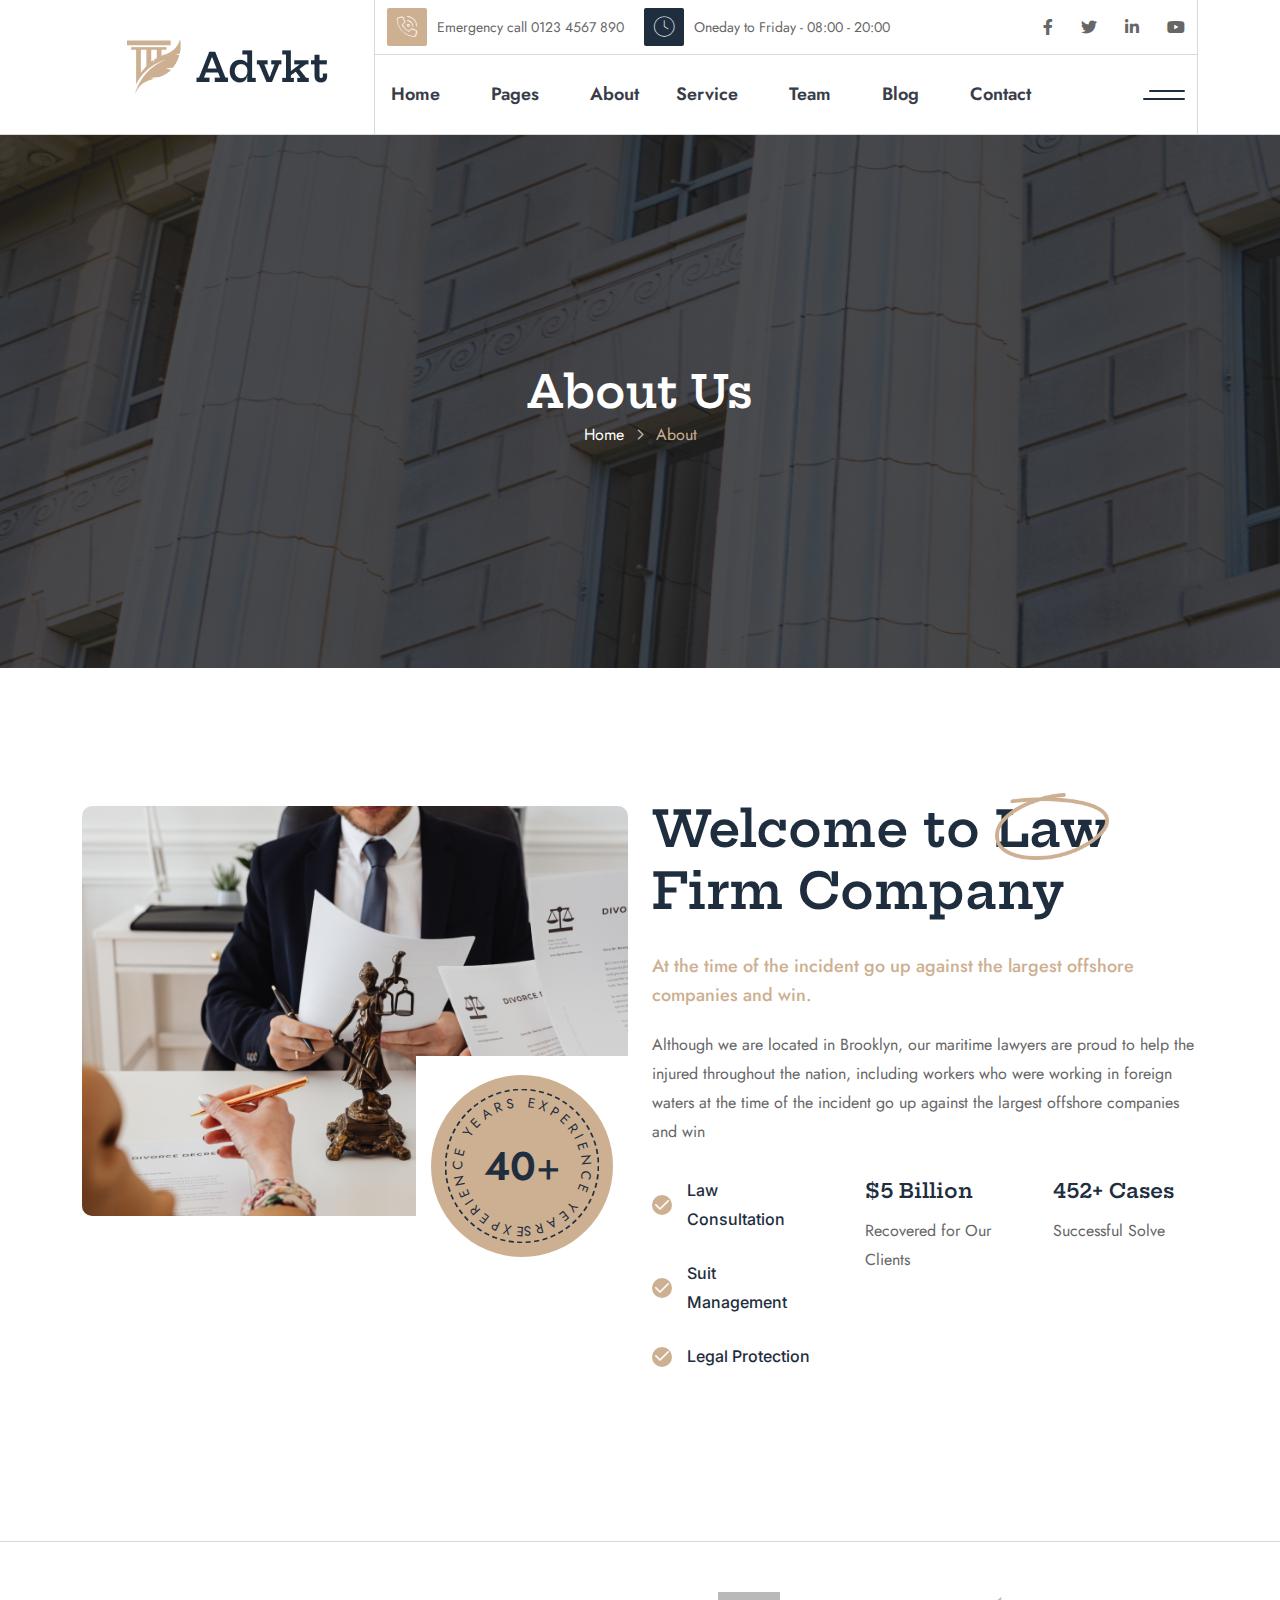
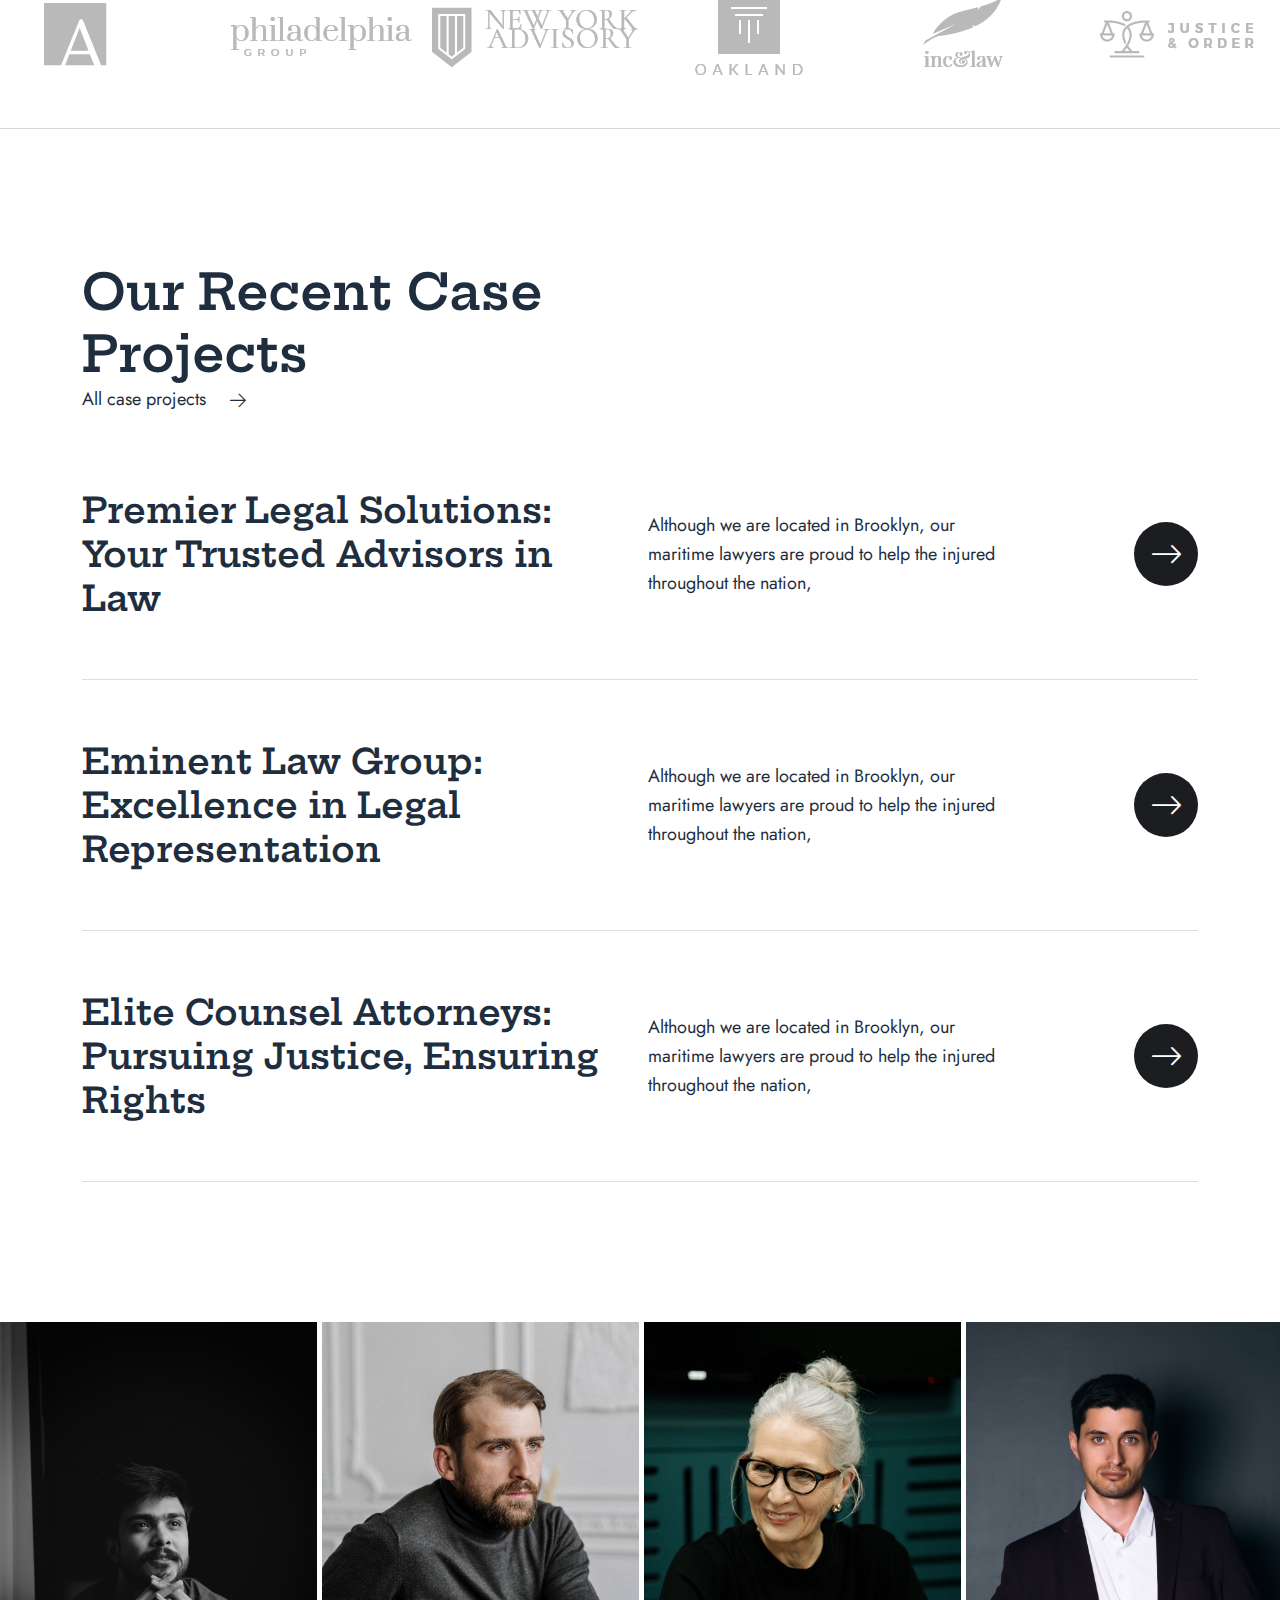
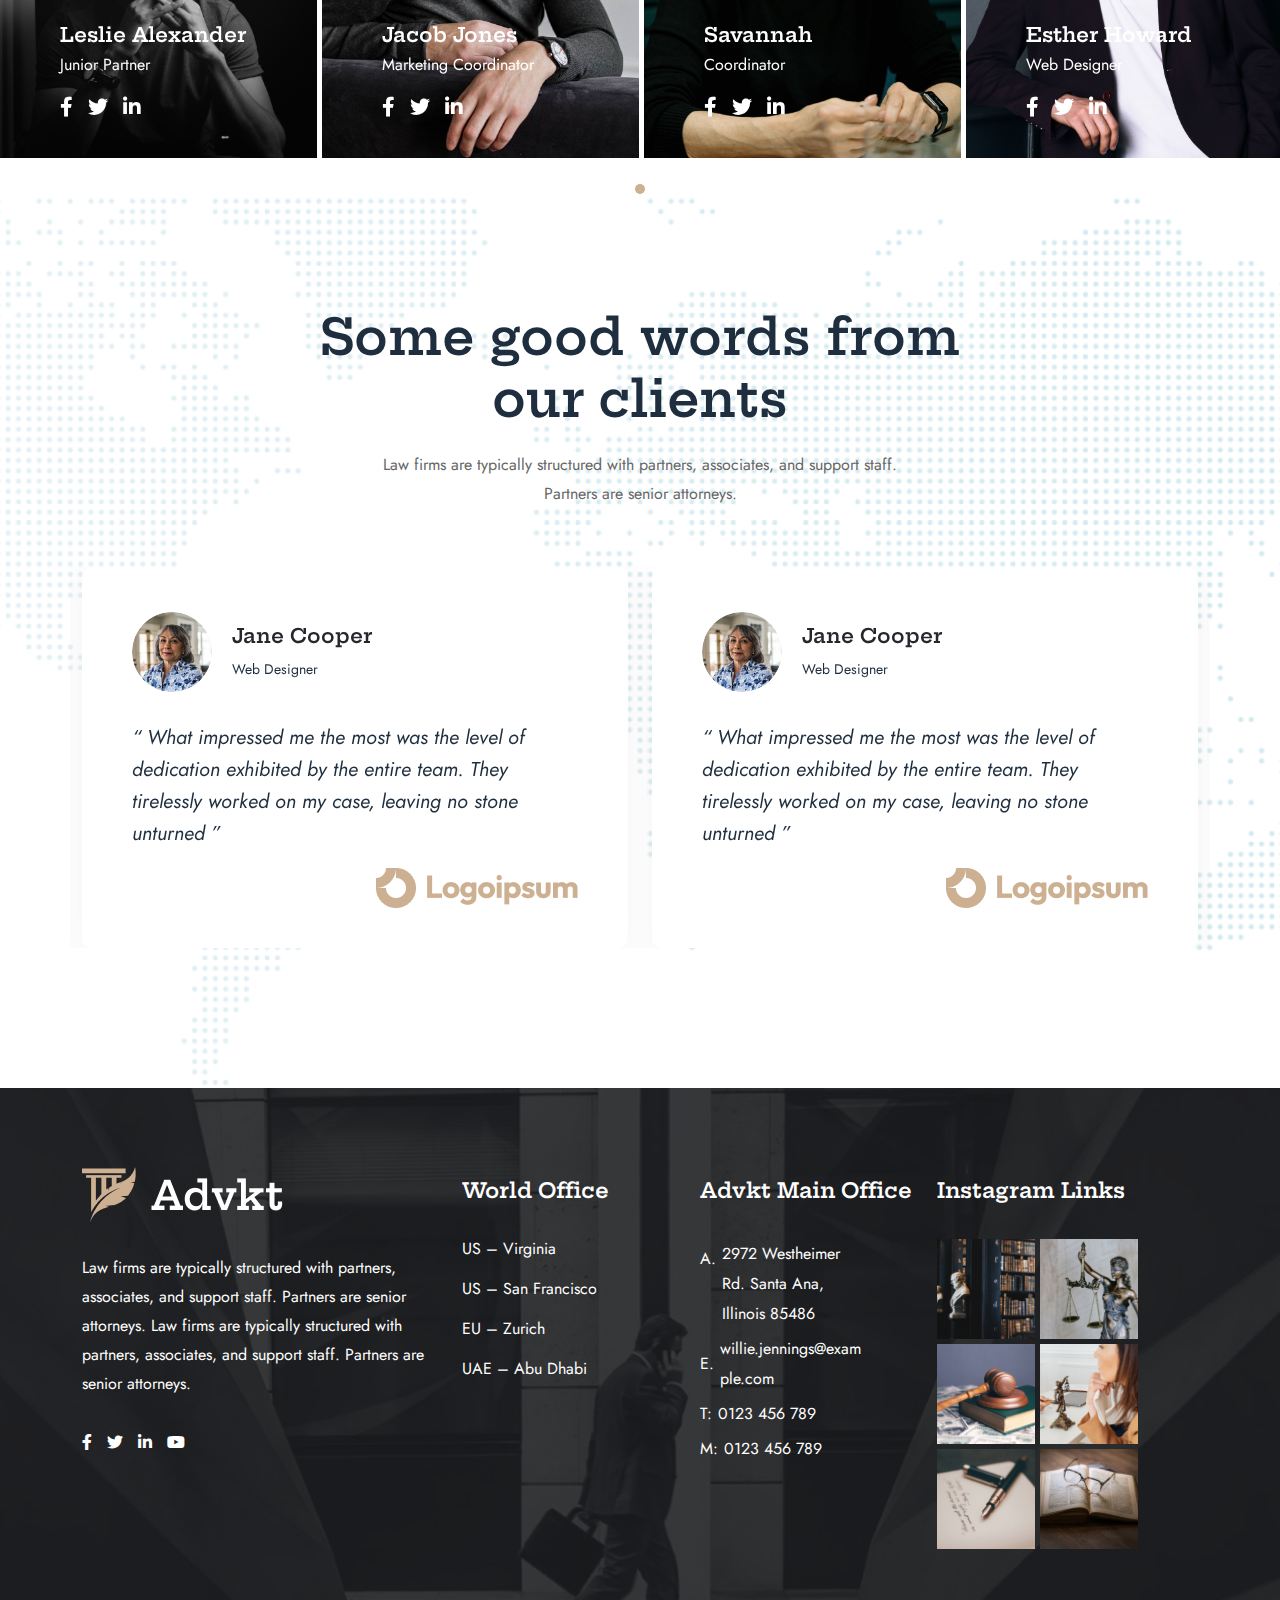
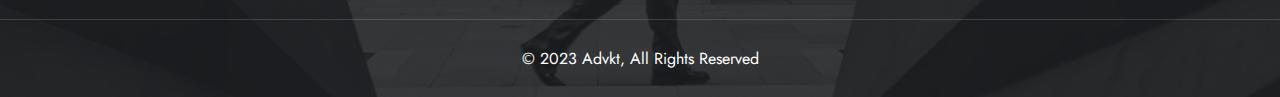
<file: about.html>
<!DOCTYPE html>
<html dir="ltr" lang="zxx">

<head>
  <meta name="viewport" content="width=device-width,initial-scale=1.0" />
  <meta charset="utf-8" />
  <meta name="description" content="Advkt - Lawyer Attorney & Law Firm HTML5 Template" />
  <meta name="keywords"
        content="advocate, attorney, attorney website, attorneys, barrister, business, corporate, law, law firm, law office, lawyer, lawyer theme, legal, legal services, notary" />
  <meta name="author" content="BoomDevs" />

  <title>Advkt - Lawyer Attorney & Law Firm HTML5 Template</title>

  <link rel="icon" type="image/png" href="images/logo/favicon.png" />

  <link rel="apple-touch-icon" href="images/logo/apple-touch-icon.png" />
  <link rel="apple-touch-icon" sizes="57x57" href="images/logo/apple-touch-icon-57x57.png" />
  <link rel="apple-touch-icon" sizes="72x72" href="images/logo/apple-touch-icon-72x72.png" />
  <link rel="apple-touch-icon" sizes="76x76" href="images/logo/apple-touch-icon-76x76.png" />
  <link rel="apple-touch-icon" sizes="114x114" href="images/logo/apple-touch-icon-114x114.png" />
  <link rel="apple-touch-icon" sizes="120x120" href="images/logo/apple-touch-icon-120x120.png" />
  <link rel="apple-touch-icon" sizes="144x144" href="images/logo/apple-touch-icon-144x144.png" />
  <link rel="apple-touch-icon" sizes="152x152" href="images/logo/apple-touch-icon-152x152.png" />
  <link rel="apple-touch-icon" sizes="180x180" href="images/logo/apple-touch-icon-180x180.png" />

  <link rel="preconnect" href="https://fonts.googleapis.com">
  <link rel="preconnect" href="https://fonts.gstatic.com" crossorigin>
  <link href="https://fonts.googleapis.com/css2?family=Hepta+Slab:wght@400;500;600;700&family=Jost:wght@400;500;600;700&family=Inter:wght@500&display=swap" rel="stylesheet">


  <link rel="stylesheet" href="css/bootstrap.min.css" />
  <link rel="stylesheet" href="css/fontawesome.min.css" />
  <link rel="stylesheet" href="css/magnific-popup.css" />
  <link rel="stylesheet" href="css/slick.min.css" />
  <link rel="stylesheet" href="css/meanmenu.min.css" />
  <link rel="stylesheet" href="css/nice-select.min.css" />
  <link rel="stylesheet" href="css/animate.min.css" />
  <link rel="stylesheet" href="css/style.css" />

  <!--[if lt IE 9]>
  <script src="https://oss.maxcdn.com/html5shiv/3.7.2/html5shiv.min.js"></script>
  <script src="https://oss.maxcdn.com/respond/1.4.2/respond.min.js"></script>
  <![endif]-->
</head>

<body>
<!-- Preloader Start !-->
<!-- <div id="preloader">
  <div id="preloader-status" style="background-image: url('images/icon/preeloader.gif')"></div>
</div> -->
<!-- Preloader End !-->
<!-- Header Start !-->
<header class="header-area style-3">
  <div class="container">
    <div class="row">
      <div class="col-12">
        <div class="header-area-wrapper">
          <div class="logo-wrapper">
            <div class="logo">
              <a href="index.html" class="standard-logo">
                <img src="images/logo/black-logo.png" alt="logo" />
              </a>
            </div>
          </div>
          <div class="header-wrapper">
            <!-- Header Top Start -->
            <div class="header-top">
              <div class="container">
                <div class="row">
                  <div class="col-12 d-flex align-items-center justify-content-between">
                    <div class="header-top-info">
                      <div class="header-contact-info">
                          <span>
                              <span class="contact-info-item">
                                  <span class="icon">
                                      <i class="fa-thin fa-phone-volume"></i>
                                  </span>
                                 Emergency call 0123 4567 890
                              </span>
                          </span>
                          <span>
                              <span class="contact-info-item">
                                  <span class="icon">
                                     <i class="fa-thin fa-clock"></i>
                                  </span>
                                 Oneday to Friday - 08:00 - 20:00
                              </span>
                          </span>
                      </div>
                    </div>
                    <div class="header-social-wrapper">
                      <div class="social-profile">
                        <a href="#"><i class="fa-brands fa-facebook-f"></i></a>
                        <a href="#"><i class="fa-brands fa-twitter"></i></a>
                        <a href="#"><i class="fa-brands fa-linkedin-in"></i></a>
                        <a href="#"><i class="fa-brands fa-youtube"></i></a>
                      </div>
                    </div>
                  </div>
                </div>
              </div>
            </div>
            <!-- Header Top End -->
            <!-- Header Nav Menu Start -->
            <div class="header-menu-area">
              <div class="container pl-0">
                <div class="row">
                  <div class="col-12">
                    <div class="main-menu-wrapper">
                      <div class="menu d-inline-block">
                        <nav id="main-menu" class="main-menu">
                          <ul>
                            <li class="dropdown active">
                              <a href="index.html">Home</a>
                              <ul>
                                <li><a href="index.html">Home Page 1</a></li>
                                <li><a href="index-2.html">Home Page 2</a></li>

                              </ul>
                            </li>
                            <li class="dropdown">
                              <a href="#">Pages</a>
                              <ul class="submenu">
                                <li><a href="faq.html">Faq Page</a></li>
                                <li><a href="carrier.html">carrier Page</a></li>
                                <li><a href="get-in-touch.html">Get In Touch Page</a></li>
                              </ul>
                            </li>
                            <li><a href="about.html">About</a></li>
                            <li class="dropdown">
                              <a href="#">Service</a>
                              <ul class="submenu">
                                <li><a href="service.html">Service Page</a></li>
                                <li><a href="service-details.html">Service Details Page</a></li>
                              </ul>
                            </li>
                            <li class="dropdown">
                              <a href="#">Team</a>
                              <ul class="submenu">
                                <li><a href="team.html">Team Page</a></li>
                                <li><a href="team-member.html">Team Member Page</a></li>
                                <li><a href="team-details.html">Team Details Page</a></li>
                              </ul>
                            </li>
                            <li class="dropdown">
                              <a href="blog.html">Blog</a>
                              <ul class="submenu">
                                <li><a href="blog.html">Blog Page</a></li>
                                <li><a href="blog-details.html">Blog Details Page</a></li>
                              </ul>
                            </li>
                            <li><a href="get-in-touch.html">Contact</a></li>
                          </ul>
                        </nav>
                      </div>
                      <!-- Header Search Button Start !-->
                      <div class="search-btn-with-btn">
                        <div class="search-btn-wrapper">
                          <a href="#" class="search-btn">
                            <span class="search-bar"></span>
                          </a>
                        </div>
                      </div>
                      <!-- Header Search Button End !-->
                      <!-- Mobile Menu Toggle Button Start !-->
                      <div class="mobile-menu-bar d-lg-none text-end">
                        <a href="#" class="mobile-menu-toggle-btn"><i class="fal fa-bars"></i></a>
                      </div>
                      <!-- Mobile Menu Toggle Button End !-->
                    </div>
                  </div>
                </div>
              </div>
            </div>
            <!-- Header Nav Menu End -->
          </div>
          <div class="header-cta-btn">
            <div class="phone-number-wrapper">
              <span class="telephone-number">(012) 3456 789</span>
              <span class="text">Call Us For Free Consultation</span>
            </div>
            <div class="cta-btn-wrapper">
              <a href="#" class="theme-btn cta-btn">Free Consultation</a>
            </div>
          </div>
        </div>
      </div>
    </div>
  </div>
</header>
<!-- Header End !-->
<!-- Menu Sidebar Section Start -->
<div class="menu-sidebar-area">
  <div class="menu-sidebar-wrapper">
    <div class="menu-sidebar-close">
      <button class="menu-sidebar-close-btn" id="menu_sidebar_close_btn">
        <i class="fal fa-times"></i>
      </button>
    </div>
    <div class="menu-sidebar-content">
      <div class="menu-sidebar-logo">
        <a href="index.html">
          <img src="images/logo/black-logo.png" alt="logo" />
        </a>
      </div>
      <div class="mobile-nav-menu"></div>
      <div class="menu-sidebar-content">

        <div class="menu-sidebar-single-widget">
          <div class="header-contact-info">
            <p>Although we are located in Brooklyn, our maritime lawyers are proud to help the injured throughout the nation, including workers who were working in foreign waters at the time of the incident go up against the largest offshore companies and win</p>
          </div>
        </div>
        <div class="menu-sidebar-single-widget">
          <h5 class="menu-sidebar-title">Contact Info</h5>
          <div class="header-contact-info">
            <span><i class="fa-solid fa-location-dot"></i>20, Bordeshi, New York, US</span>
            <span><a href="mailto:hello@advkt.com"><i
                    class="fa-regular fa-envelope"></i>hello@advkt.com</a> </span>
            <span><a href="tel:+123-456-7890"><i class="fa-solid fa-phone"></i>+123-456-7890</a></span>
          </div>
          <div class="social-profile">
            <a href="#"><i class="fa-brands fa-facebook-f"></i></a>
            <a href="#"><i class="fa-brands fa-twitter"></i></a>
            <a href="#"><i class="fa-brands fa-linkedin-in"></i></a>
            <a href="#"><i class="fa-brands fa-youtube"></i></a>
          </div>
        </div>
      </div>
    </div>
  </div>
</div>
<!-- Menu Sidebar Section Start -->
<div class="body-overlay"></div>
<!-- Page Header Start !-->
<div class="page-breadcrumb-area page-bg" style="background-image: url('images/section-bg/page-header.jpg')">
  <div class="page-overlay"></div>
  <div class="container">
    <div class="row">
      <div class="col-md-12">
        <div class="breadcrumb-wrapper">
          <div class="page-heading">
            <h3 class="page-title">About Us</h3>
          </div>
          <div class="breadcrumb-list">
            <ul>
              <li><a href="index.html">Home</a></li>
              <li class="active"><a href="#">About</a></li>
            </ul>
          </div>
        </div>
      </div>
    </div>
  </div>
</div>
<!-- Page Header End !-->

<!-- About Us Area Start !-->
<div class="about-us-area style-3">
  <div class="container">
    <div class="row position-relative gy-5">
      <div class="col-lg-6">
        <div class="about-image-card">
          <div class="main-img-wrapper">
            <div class="main-img-inner">
              <img class="tilt-animate" src="images/about/about-thumb-two.jpg" alt="image">
              <div class="company-label-wrapper">
                <div class="company-label">
                  <div class="circle-rotate-wrapper">
                    <div class="circle-rotate-inner">
                      <div class="circle-rotate-text" data-circle-text='{"radius": 90, "forceWidth": true,"forceHeight": true}'>
                        Experience Years Experience Years
                      </div>
                    </div>
                  </div>
                  <div class="icon">
                    <div class="counter-wrapper">
                      <div class="number">
                        <span class="counter">40</span>
                        <span class="prefix">+</span>
                      </div>
                    </div>
                  </div>
                </div>
              </div>
            </div>
            
          </div>
        </div>
      </div>
      <div class="col-lg-6">
        
        <div class="about-info-card style-2">
          <div class="about-info-content">
            <div class="desc-wrapper">
              <div class="section-title">
                <div class="sec-content">
                  <h2 class="title">Welcome to <span class="shape">Law   <img class="tilt-animate" src="images/shape/circle-shape.png" alt="Shape"></span> <br/> Firm Company</h2>
                  <p class="keyword">At the time of the incident go up against the largest offshore companies and win.</p>
                  <p class="mb-0">Although we are located in Brooklyn, our maritime lawyers are proud to help the injured throughout the nation, including workers who were working in foreign waters at the time of the incident go up against the largest offshore companies and win</p>       
                </div>
              </div>

              <div class="company-info">
                <ul>
                  <li>Law Consultation</li>
                  <li>Suit Management</li>
                  <li>Legal Protection</li>
                </ul>
                <div class="review-info">
                  <div class="single-info">
                    <h4 class="title">$5 Billion</h4>
                    <span class="sub-title">Recovered for Our Clients</span>
                  </div>
                  <div class="single-info">
                    <h4 class="title">452+ Cases</h4>
                    <span class="sub-title">Successful Solve</span>
                  </div>
                </div>
              </div>
              
            </div>
          </div>
        </div>
      </div>
     
    </div>
  </div>
</div>
<!-- About Us Area End !-->
<!-- Brand Slider Area Start -->
<div class="brand-slider-area style-2">
  <div class="container-fluid p-0">
    <div class="client-logo-slider-wrapper">
      <div class="slick-item">
        <div class="client-logo-wrapper">
          <div class="client-logo">
            <img src="images/brand-logo/brand-logo-2/logo-1.png" alt="logo" />
          </div>
        </div>
      </div>
      <div class="slick-item">
        <div class="client-logo-wrapper">
          <div class="client-logo">
            <img src="images/brand-logo/brand-logo-2/logo-2.png" alt="logo" />
          </div>
        </div>
      </div>
      <div class="slick-item">
        <div class="client-logo-wrapper">
          <div class="client-logo">
            <img src="images/brand-logo/brand-logo-2/logo-3.png" alt="logo" />
          </div>
        </div>
      </div>
      <div class="slick-item">
        <div class="client-logo-wrapper">
          <div class="client-logo">
            <img src="images/brand-logo/brand-logo-2/logo-4.png" alt="logo" />
          </div>
        </div>
      </div>
      <div class="slick-item">
        <div class="client-logo-wrapper">
          <div class="client-logo">
            <img src="images/brand-logo/brand-logo-2/logo-5.png" alt="logo" />
          </div>
        </div>
      </div>
      <div class="slick-item">
        <div class="client-logo-wrapper">
          <div class="client-logo">
            <img src="images/brand-logo/brand-logo-2/logo-6.png" alt="logo" />
          </div>
        </div>
      </div>
      <div class="slick-item">
        <div class="client-logo-wrapper">
          <div class="client-logo">
            <img src="images/brand-logo/brand-logo-2/logo-1.png" alt="logo" />
          </div>
        </div>
      </div>
      <div class="slick-item">
        <div class="client-logo-wrapper">
          <div class="client-logo">
            <img src="images/brand-logo/brand-logo-2/logo-2.png" alt="logo" />
          </div>
        </div>
      </div>
      <div class="slick-item">
        <div class="client-logo-wrapper">
          <div class="client-logo">
            <img src="images/brand-logo/brand-logo-2/logo-3.png" alt="logo" />
          </div>
        </div>
      </div>
      <div class="slick-item">
        <div class="client-logo-wrapper">
          <div class="client-logo">
            <img src="images/brand-logo/brand-logo-2/logo-4.png" alt="logo" />
          </div>
        </div>
      </div>
      <div class="slick-item">
        <div class="client-logo-wrapper">
          <div class="client-logo">
            <img src="images/brand-logo/brand-logo-2/logo-5.png" alt="logo" />
          </div>
        </div>
      </div>
      <div class="slick-item">
        <div class="client-logo-wrapper">
          <div class="client-logo">
            <img src="images/brand-logo/brand-logo-2/logo-6.png" alt="logo" />
          </div>
        </div>
      </div>

    </div>
  </div>
</div>
<!-- Brand Slider Area End -->
<!--- Portfolio Start !-->
<div class="portfolio-area bg-white">
  <div class="container">
    <div class="row gy-5">
      <div class="col-12">
        <div class="section-title">
          <div class="sec-content">
            <h2 class="title">Our Recent Case <br/> Projects</h2>
          </div>
          <div class="sec-desc">
            <a href="#" class="simple-btn">All case projects<i class="fa-light fa-arrow-right"></i></a>
          </div>
        </div>
        <div class="portfolio-wrapper">
          <div class="portfolio-card">
            <h3 class="title"><a href="#">Premier Legal Solutions: Your Trusted Advisors in Law</a></h3>
            <div class="content">
              <span class="short-title">Although we are located in Brooklyn, our maritime lawyers are proud to help the injured throughout the nation,</span>
              <div class="image">
                <img src="images/portfolio/p1.jpg" alt="Image"/>
              </div>
            </div>
            <div class="btn-wrapper">
              <a href="project-details.html" class="circle-btn"><i class="fa-light fa-arrow-right-long"></i></a>
            </div>
          </div>
          <div class="portfolio-card">
            <h3 class="title"><a href="#">Eminent Law Group: Excellence in Legal Representation</a></h3>
            <div class="content">
              <span class="short-title">Although we are located in Brooklyn, our maritime lawyers are proud to help the injured throughout the nation,</span>
              <div class="image">
                <img src="images/portfolio/p1.jpg" alt="Image"/>
              </div>
            </div>
            <div class="btn-wrapper">
              <a href="project-details.html" class="circle-btn"><i class="fa-light fa-arrow-right-long"></i></a>
            </div>
          </div>
          <div class="portfolio-card">
            <h3 class="title"><a href="#">Elite Counsel Attorneys: Pursuing Justice, Ensuring Rights</a></h3>
            <div class="content">
              <span class="short-title">Although we are located in Brooklyn, our maritime lawyers are proud to help the injured throughout the nation,</span>
              <div class="image">
                <img src="images/portfolio/p1.jpg" alt="Image"/>
              </div>
            </div>
            <div class="btn-wrapper">
              <a href="project-details.html" class="circle-btn"><i class="fa-light fa-arrow-right-long"></i></a>
            </div>
          </div>

        </div>
      </div>
    </div>
  </div>
</div>
<!--- Portfolio End !-->
<!-- Team Area Start !-->
<div class="team-area style-1">
  <div class="container-fluid p-0">
    <div class="team-area-slider">
      <div class="team-area-slider-wrapper">
        <div class="team-member-card-wrapper">
          <div class="team-member-card">
            <div class="image">
              <img src="images/team-member/team-1.jpg" alt="team-member">
            </div>
            <div class="content-wrapper">
              <div class="team-content-wrapper">
                <div class="content">
                  <h2 class="title">Leslie Alexander</h2>
                  <p class="desc">Junior Partner</p>
                </div>
                <div class="social-profile-link">
                  <div class="social">
                    <a href="#"><i class="fa-brands fa-facebook-f"></i></a>
                    <a href="#"><i class="fa-brands fa-twitter"></i></a>
                    <a href="#"><i class="fa-brands fa-linkedin-in"></i></a>
                  </div>
                </div>
              </div>
            </div>
          </div>
        </div>
        <div class="team-member-card-wrapper">
          <div class="team-member-card">
            <div class="image">
              <img src="images/team-member/team-2.jpg" alt="team-member">
            </div>
            <div class="content-wrapper">
              <div class="team-content-wrapper">
                <div class="content">
                  <h2 class="title">Jacob Jones</h2>
                  <p class="desc">Marketing Coordinator</p>
                </div>
                <div class="social-profile-link">
                  <div class="social">
                    <a href="#"><i class="fa-brands fa-facebook-f"></i></a>
                    <a href="#"><i class="fa-brands fa-twitter"></i></a>
                    <a href="#"><i class="fa-brands fa-linkedin-in"></i></a>
                  </div>
                </div>
              </div>
            </div>
          </div>
        </div>
        <div class="team-member-card-wrapper">
          <div class="team-member-card">
            <div class="image">
              <img src="images/team-member/team-3.jpg" alt="team-member">
            </div>
            <div class="content-wrapper">
              <div class="team-content-wrapper">
                <div class="content">
                  <h2 class="title">Savannah</h2>
                  <p class="desc">Coordinator</p>
                </div>
                <div class="social-profile-link">
                  <div class="social">
                    <a href="#"><i class="fa-brands fa-facebook-f"></i></a>
                    <a href="#"><i class="fa-brands fa-twitter"></i></a>
                    <a href="#"><i class="fa-brands fa-linkedin-in"></i></a>
                  </div>
                </div>
              </div>
            </div>
          </div>
        </div>
        <div class="team-member-card-wrapper">
          <div class="team-member-card">
            <div class="image">
              <img src="images/team-member/team-4.jpg" alt="team-member">
            </div>
            <div class="content-wrapper">
              <div class="team-content-wrapper">
                <div class="content">
                  <h2 class="title">Esther Howard</h2>
                  <p class="desc">Web Designer</p>
                </div>
                <div class="social-profile-link">
                  <div class="social">
                    <a href="#"><i class="fa-brands fa-facebook-f"></i></a>
                    <a href="#"><i class="fa-brands fa-twitter"></i></a>
                    <a href="#"><i class="fa-brands fa-linkedin-in"></i></a>
                  </div>
                </div>
              </div>
            </div>
          </div>
        </div>
      </div>
    </div>
  </div>
</div>
<!-- Team Area End !-->
<!-- Testimonial Area Start -->
<div class="testimonial-slider-area style-2" style="background-image: url('images/section-bg/testimonial-two-bg.png')">
  <div class="container">
    <div class="row">
      <div class="col-12">
        <div class="section-title justify-content-center text-center">
          <div class="sec-content">
            <h2 class="title">Some good words from <br> our clients</h2>
            <p class="mb-0">Law firms are typically structured with partners, associates, and support staff. <br> Partners are senior attorneys.</p>
          </div>
        </div>
      </div>
    </div>
  </div>
  <div class="slider-area-wrapper">
    <div class="container">
      <div class="testimonial-slider-wrapper" id="testimonial_two">
        <div>
          <div class="testimonial-card style-2">
            <div class="content-wrapper">
              <div class="meta-user">
                <div class="user-info">
                  <div class="image">
                    <img src="images/testimonial/users-two/user-1.jpg" alt="user" />
                  </div>
                  <div class="info">
                    <h4 class="name">Jane Cooper</h4>
                    <p class="desig">Web Designer</p>
                  </div>
                </div>
              </div>
              <div class="content">
                <p class="text">“ What impressed me the most was the level of dedication exhibited by the entire team. They tirelessly worked on my case, leaving no stone unturned ”</p>
              </div>
            </div>
            <div class="icon-wrapper">
              <div class="icon">
                <img src="images/testimonial/users-two/brand-1.png" alt="testimonial" />
              </div>
            </div>
          </div>
        </div>
        <div>
          <div class="testimonial-card style-2">
            <div class="content-wrapper">
              <div class="meta-user">
                <div class="user-info">
                  <div class="image">
                    <img src="images/testimonial/users-two/user-1.jpg" alt="user" />
                  </div>
                  <div class="info">
                    <h4 class="name">Jane Cooper</h4>
                    <p class="desig">Web Designer</p>
                  </div>
                </div>
              </div>
              <div class="content">
                <p class="text">“ What impressed me the most was the level of dedication exhibited by the entire team. They tirelessly worked on my case, leaving no stone unturned ”</p>
              </div>
            </div>
            <div class="icon-wrapper">
              <div class="icon">
                <img src="images/testimonial/users-two/brand-1.png" alt="testimonial" />
              </div>
            </div>
          </div>
        </div>
        <div>
          <div class="testimonial-card style-2">
            <div class="content-wrapper">
              <div class="meta-user">
                <div class="user-info">
                  <div class="image">
                    <img src="images/testimonial/users-two/user-2.jpg" alt="user" />
                  </div>
                  <div class="info">
                    <h4 class="name">Darlene Robertson</h4>
                    <p class="desig">Web Designer</p>
                  </div>
                </div>
              </div>
              <div class="content">
                <p class="text">“ What impressed me the most was the level of dedication exhibited by the entire team. They tirelessly worked on my case, leaving no stone unturned ”</p>
              </div>
            </div>
            <div class="icon-wrapper">
              <div class="icon">
                <img src="images/testimonial/users-two/brand-2.png" alt="testimonial" />
              </div>
            </div>
          </div>
        </div>
        <div>
          <div class="testimonial-card style-2">
            <div class="content-wrapper">
              <div class="meta-user">
                <div class="user-info">
                  <div class="image">
                    <img src="images/testimonial/users-two/user-1.jpg" alt="user" />
                  </div>
                  <div class="info">
                    <h4 class="name">Jane Cooper</h4>
                    <p class="desig">Web Designer</p>
                  </div>
                </div>
              </div>
              <div class="content">
                <p class="text">“ What impressed me the most was the level of dedication exhibited by the entire team. They tirelessly worked on my case, leaving no stone unturned ”</p>
              </div>
            </div>
            <div class="icon-wrapper">
              <div class="icon">
                <img src="images/testimonial/users-two/brand-1.png" alt="testimonial" />
              </div>
            </div>
          </div>
        </div>

      </div>
    </div>
  </div>
</div>
<!-- Testimonial Area End -->

<!--- Start Footer !-->
<footer class="footer style-2 background-black" style="background-image: url('images/section-bg/footer-bg-2.jpg')">
  <div class="overlay"></div>
  <div class="footer-sec">
    <div class="container">
      <div class="row">
        <div class="col-xxl-4 col-xl-4 col-lg-4 col-md-6">
          <div class="footer-widget">
            <div class="footer-widget-info">
              <div class="footer-logo">
                <a href="index.html"><img src="images/logo/footer-logo-white.png" alt="Footer Logo"></a>
              </div>
              <p>Law firms are typically structured with partners, associates, and support staff. Partners are senior attorneys. Law firms are typically structured with partners, associates, and support staff. Partners are senior attorneys. </p>
              <div class="social-profile">
                <a href="#"><i class="fa-brands fa-facebook-f"></i></a>
                <a href="#"><i class="fa-brands fa-twitter"></i></a>
                <a href="#"><i class="fa-brands fa-linkedin-in"></i></a>
                <a href="#"><i class="fa-brands fa-youtube"></i></a>
              </div>
            </div>
          </div>

        </div>
        <div class="col-xxl-5 col-xl-5 col-lg-7">
          <div class="row justify-content-lg-center widget-menu-wrapper">
            <div class="col-lg-6 col-md-6">
              <div class="footer-widget widget_nav_menu">
                <h2 class="footer-widget-title">World Office</h2>
                <ul>
                  <li><a href="#">US – Virginia</a></li>
                  <li><a href="#">US – San Francisco</a></li>
                  <li><a href="#">EU – Zurich</a></li>
                  <li><a href="#">UAE – Abu Dhabi</a></li>
                </ul>
              </div>
            </div>
            <div class="col-lg-6 col-md-6">
              <div class="footer-widget">
                <h2 class="footer-widget-title">Advkt Main Office</h2>
                <div class="footer-widget-info">
                  <div class="footer-widget-contact">
                    <div class="footer-contact">
                      <ul>
                        <li>
                          <div class="contact-icon">A.</div>
                          <div class="contact-text">
                            <span>2972 Westheimer Rd. Santa Ana, Illinois 85486 </span>
                          </div>
                        </li>
                        <li>
                          <div class="contact-icon">E.</div>
                          <div class="contact-text">
                            <a href="mailto:willie.jennings@example.com"><span>willie.jennings@example.com</span></a>
                          </div>
                        </li>
                        <li>
                          <div class="contact-icon">T:</div>
                          <div class="contact-text">
                            <a href="tel:+0123456789">0123 456 789</a>
                          </div>
                        </li>
                        <li>
                          <div class="contact-icon">M:</div>
                          <div class="contact-text">
                            <a href="tel:+0123456789">0123 456 789</a>
                          </div>
                        </li>
                      </ul>
                    </div>
                  </div>
                </div>
              </div>
            </div>
          </div>
        </div>
        <div class="col-xxl-3 col-xl-3 col-lg-3 col-md-6">
          <div class="footer-widget">
            <h2 class="footer-widget-title">Instagram Links</h2>
            <div class="widget-instagram-feed">
              <div class="single-instagram-feed">
                <img src="images/instagram/instagram-1.jpg" alt="instagram photo" />
              </div>
              <div class="single-instagram-feed">
                <img src="images/instagram/instagram-2.jpg" alt="instagram photo" />
              </div>
              <div class="single-instagram-feed">
                <img src="images/instagram/instagram-3.jpg" alt="instagram photo" />
              </div>
              <div class="single-instagram-feed">
                <img src="images/instagram/instagram-4.jpg" alt="instagram photo" />
              </div>
              <div class="single-instagram-feed">
                <img src="images/instagram/instagram-5.jpg" alt="instagram photo" />
              </div>
              <div class="single-instagram-feed">
                <img src="images/instagram/instagram-6.jpg" alt="instagram photo" />
              </div>
            </div>
          </div>
        </div>
      </div>
    </div>
  </div>
  <div class="footer-bottom-area">
    <div class="container">
      <div class="row">
        <div class="col-12">
          <div class="footer-bottom-wrapper">
            <div class="copyright-text">
              <p>&copy; 2023 Advkt, All Rights Reserved</p>
            </div>
          </div>
        </div>
      </div>
    </div>
  </div>
</footer>
<!--- End Footer !-->

<!-- Header Search Bar Modal Start -->
<div class="search-form-wrapper">
  <div class="search-form-inner">
    <div class="search-content-filed">
      <form role="search" method="get" class="search-form" action="#">
        <input type="hidden" name="post_type" value="post" />
        <div class="search-form-input">
          <div class="search-icon">
            <i class="fa-light fa-magnifying-glass"></i>
          </div>
          <input type="search" placeholder="Search"/>
          <button class="theme-btn" type="submit" title="Search" aria-label="Search">Search</button>
        </div>
      </form>
      <span class="search-close">
                    <i class="fa-light fa-xmark"></i>
                </span>
    </div>
  </div>
</div>
<!-- Header Search Bar Modal End -->
<!-- Scroll Up Section Start -->
<div id="scrollTop" class="scrollup-wrapper">
  <div class="scrollup-btn">
    <i class="fa-regular fa-angle-up"></i>
  </div>
</div>
<!-- Scroll Up Section End -->
<script src="js/jquery.min.js"></script>
<script src="js/bootstrap.min.js"></script>
<script src="js/jquery.nice-select.min.js"></script>
<script src="js/slick.min.js"></script>
<script src="js/jquery.counterup.min.js"></script>
<script src="js/waypoints.js"></script>
<script src="js/jquery.meanmenu.min.js"></script>
<script src="js/jquery.magnific-popup.min.js"></script>
<script src="js/inview.min.js"></script>
<script src="js/wow.min.js"></script>
<script src="js/tilt.jquery.min.js"></script>
<script src="js/isotope.min.js"></script>
<script src="js/jquery.imagesloaded.min.js"></script>
<script src="js/jquery.lettering.min.js"></script>
<script src="js/circletype.min.js"></script>
<script src="js/simpleParallax.min.js"></script>
    <script src="js/custom-slider.js"></script>
    <script src="js/custom.js"></script>
</body>

</html>
</file>
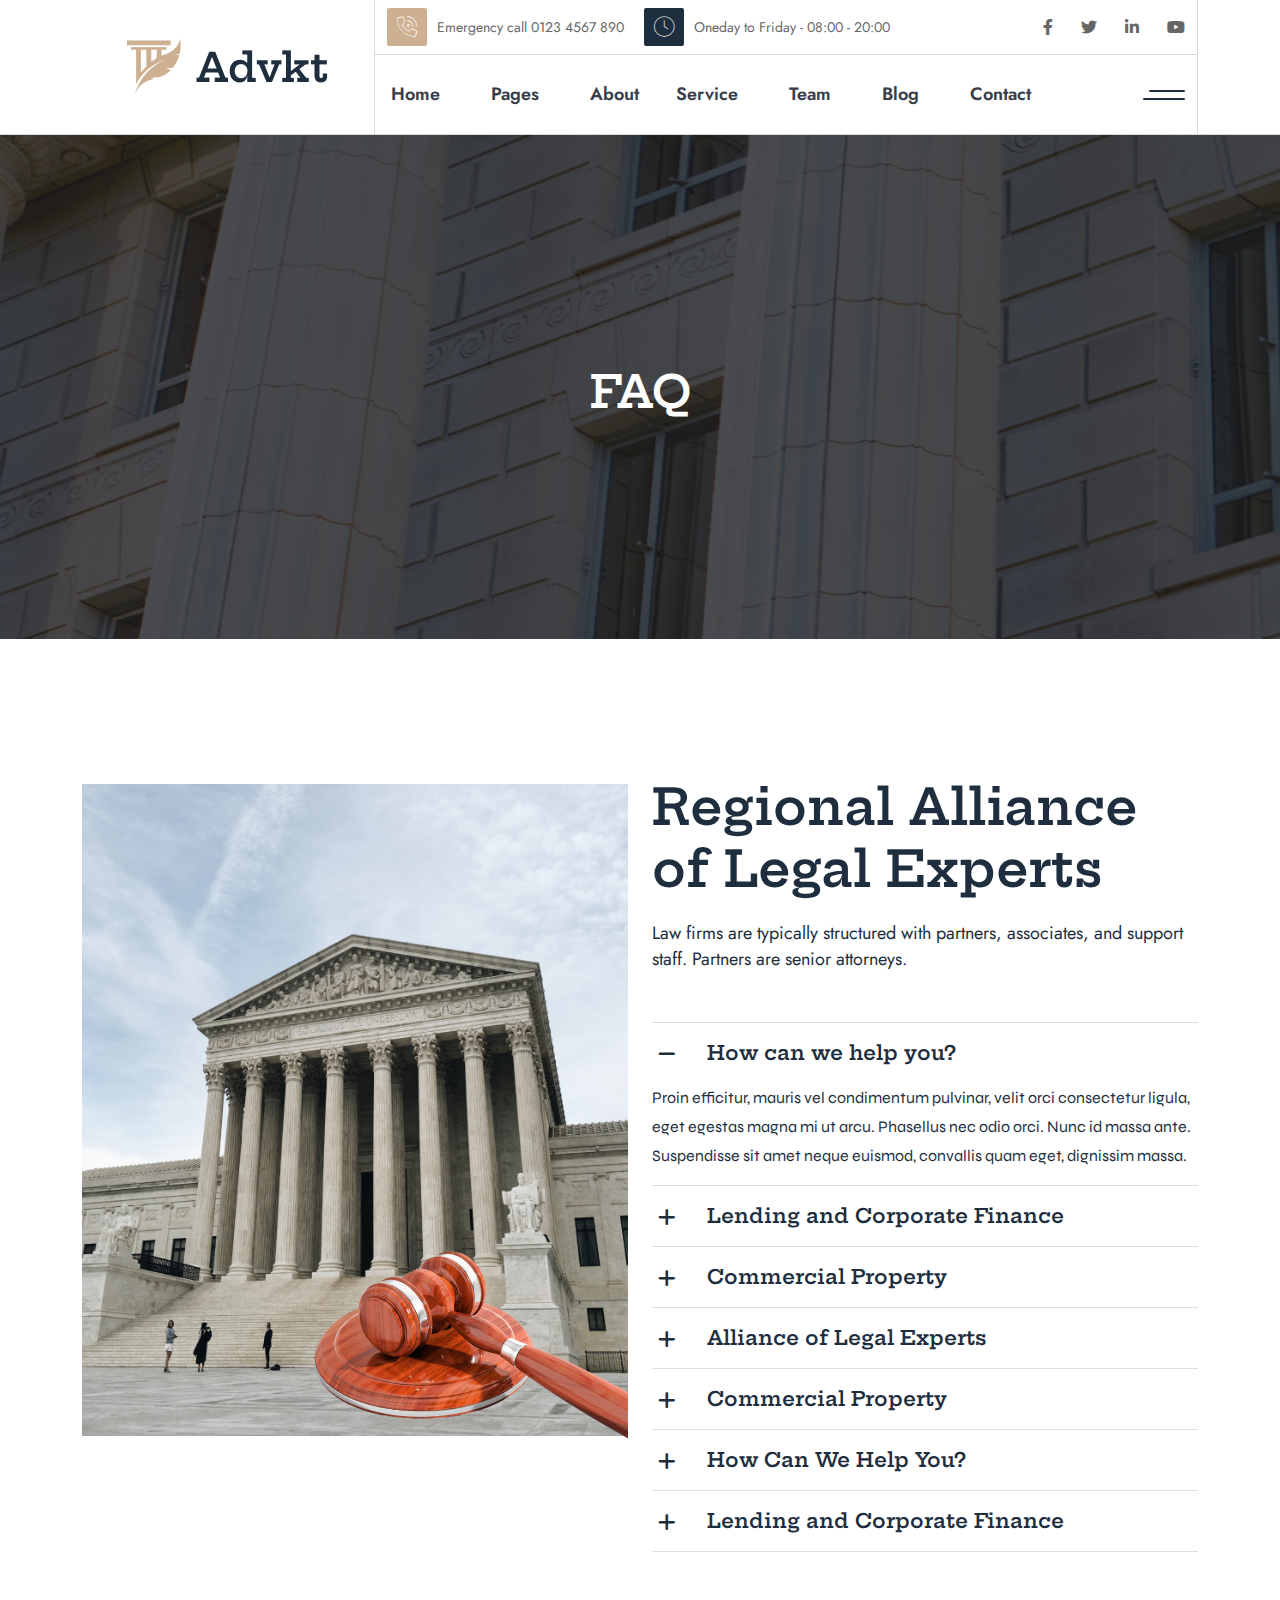
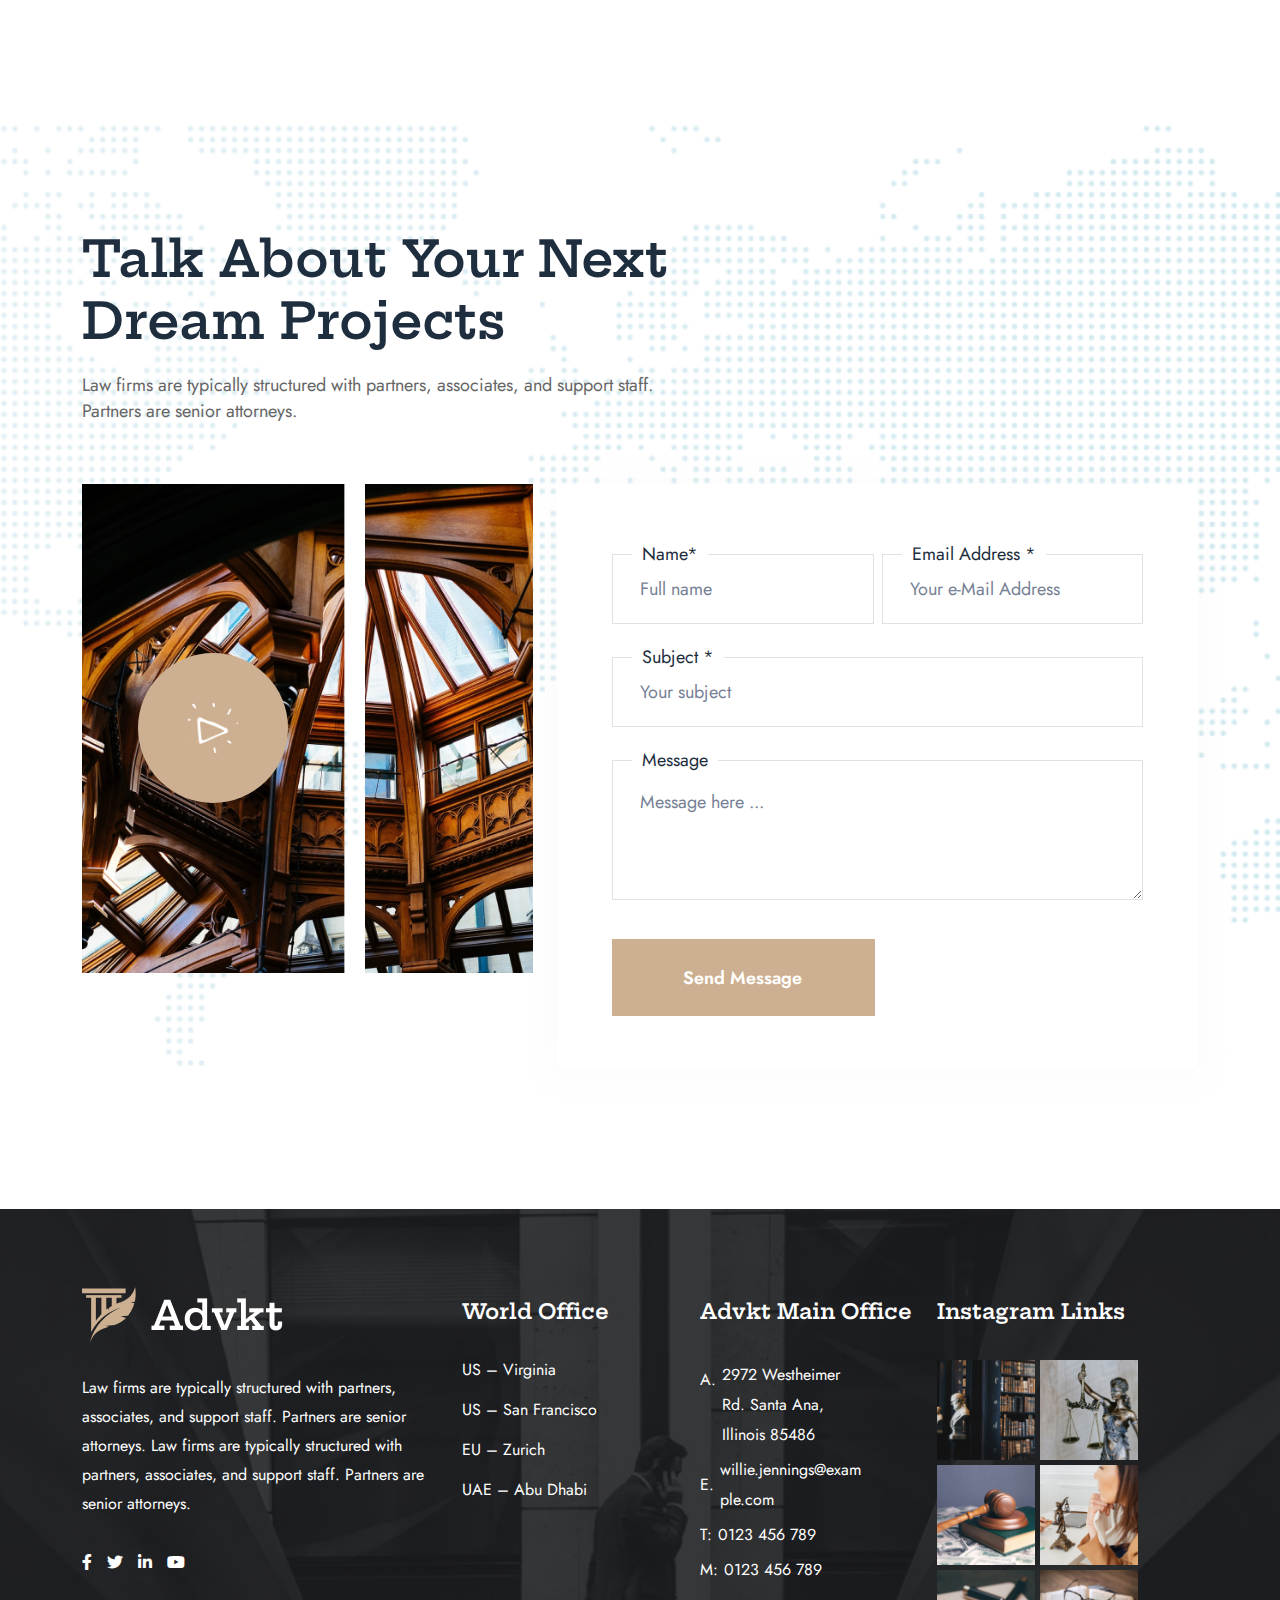
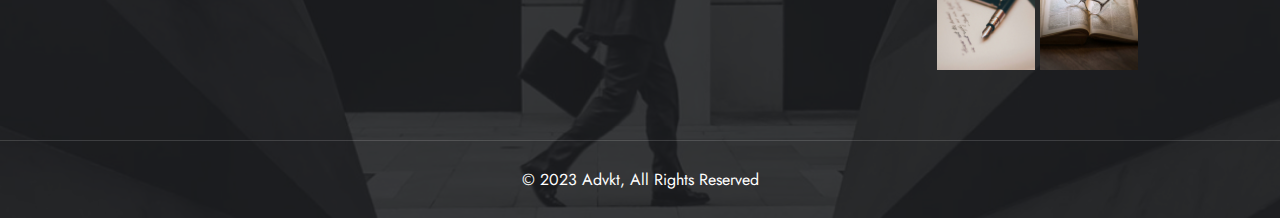
<file: faq.html>
<!DOCTYPE html>
<html dir="ltr" lang="zxx">

<head>
    <meta name="viewport" content="width=device-width,initial-scale=1.0" />
    <meta charset="utf-8" />
    <meta name="description" content="Advkt - Lawyer Attorney & Law Firm HTML5 Template" />
    <meta name="keywords"
          content="advocate, attorney, attorney website, attorneys, barrister, business, corporate, law, law firm, law office, lawyer, lawyer theme, legal, legal services, notary" />
    <meta name="author" content="BoomDevs" />

    <title>Advkt - Lawyer Attorney & Law Firm HTML5 Template</title>

    <link rel="icon" type="image/png" href="images/logo/favicon.png" />

    <link rel="apple-touch-icon" href="images/logo/apple-touch-icon.png" />
    <link rel="apple-touch-icon" sizes="57x57" href="images/logo/apple-touch-icon-57x57.png" />
    <link rel="apple-touch-icon" sizes="72x72" href="images/logo/apple-touch-icon-72x72.png" />
    <link rel="apple-touch-icon" sizes="76x76" href="images/logo/apple-touch-icon-76x76.png" />
    <link rel="apple-touch-icon" sizes="114x114" href="images/logo/apple-touch-icon-114x114.png" />
    <link rel="apple-touch-icon" sizes="120x120" href="images/logo/apple-touch-icon-120x120.png" />
    <link rel="apple-touch-icon" sizes="144x144" href="images/logo/apple-touch-icon-144x144.png" />
    <link rel="apple-touch-icon" sizes="152x152" href="images/logo/apple-touch-icon-152x152.png" />
    <link rel="apple-touch-icon" sizes="180x180" href="images/logo/apple-touch-icon-180x180.png" />

    <link rel="preconnect" href="https://fonts.googleapis.com">
    <link rel="preconnect" href="https://fonts.gstatic.com" crossorigin>
    <link href="https://fonts.googleapis.com/css2?family=Hepta+Slab:wght@400;500;600;700&family=Jost:wght@400;500;600;700&family=Syne:wght@400;500;600&display=swap" rel="stylesheet">

    <link rel="stylesheet" href="css/bootstrap.min.css" />
    <link rel="stylesheet" href="css/fontawesome.min.css" />
    <link rel="stylesheet" href="css/magnific-popup.css" />
    <link rel="stylesheet" href="css/slick.min.css" />
    <link rel="stylesheet" href="css/meanmenu.min.css" />
    <link rel="stylesheet" href="css/nice-select.min.css" />
    <link rel="stylesheet" href="css/animate.min.css" />
    <link rel="stylesheet" href="css/style.css" />

    <!--[if lt IE 9]>
    <script src="https://oss.maxcdn.com/html5shiv/3.7.2/html5shiv.min.js"></script>
    <script src="https://oss.maxcdn.com/respond/1.4.2/respond.min.js"></script>
    <![endif]-->
</head>

<body>
<!-- Preloader Start !-->
<!-- <div id="preloader">
    <div id="preloader-status" style="background-image: url('images/icon/preeloader.gif')"></div>
</div> -->
<!-- Preloader End !-->
<!-- Header Start !-->
<header class="header-area style-3">
    <div class="container">
        <div class="row">
            <div class="col-12">
                <div class="header-area-wrapper">
                    <div class="logo-wrapper">
                        <div class="logo">
                            <a href="index.html" class="standard-logo">
                                <img src="images/logo/black-logo.png" alt="logo" />
                            </a>
                        </div>
                    </div>
                    <div class="header-wrapper">
                        <!-- Header Top Start -->
                        <div class="header-top">
                            <div class="container">
                                <div class="row">
                                    <div class="col-12 d-flex align-items-center justify-content-between">
                                        <div class="header-top-info">
                                            <div class="header-contact-info">
                                          <span>
                                              <span class="contact-info-item">
                                                  <span class="icon">
                                                      <i class="fa-thin fa-phone-volume"></i>
                                                  </span>
                                                 Emergency call 0123 4567 890
                                              </span>
                                          </span>
                                                <span>
                                                  <span class="contact-info-item">
                                                      <span class="icon">
                                                         <i class="fa-thin fa-clock"></i>
                                                      </span>
                                                     Oneday to Friday - 08:00 - 20:00
                                                  </span>
                                              </span>
                                            </div>
                                        </div>
                                        <div class="header-social-wrapper">
                                            <div class="social-profile">
                                                <a href="#"><i class="fa-brands fa-facebook-f"></i></a>
                                                <a href="#"><i class="fa-brands fa-twitter"></i></a>
                                                <a href="#"><i class="fa-brands fa-linkedin-in"></i></a>
                                                <a href="#"><i class="fa-brands fa-youtube"></i></a>
                                            </div>
                                        </div>
                                    </div>
                                </div>
                            </div>
                        </div>
                        <!-- Header Top End -->
                        <!-- Header Nav Menu Start -->
                        <div class="header-menu-area">
                            <div class="container pl-0">
                                <div class="row">
                                    <div class="col-12">
                                        <div class="main-menu-wrapper">
                                            <div class="menu d-inline-block">
                                                <nav id="main-menu" class="main-menu">
                                                    <ul>
                                                        <li class="dropdown active">
                                                            <a href="index.html">Home</a>
                                                            <ul>
                                                                <li><a href="index.html">Home Page 1</a></li>
                                                                <li><a href="index-2.html">Home Page 2</a></li>

                                                            </ul>
                                                        </li>
                                                        <li class="dropdown">
                                                            <a href="#">Pages</a>
                                                            <ul class="submenu">
                                                                <li><a href="faq.html">Faq Page</a></li>
                                                                <li><a href="carrier.html">carrier Page</a></li>
                                                                <li><a href="get-in-touch.html">Get In Touch Page</a></li>
                                                            </ul>
                                                        </li>
                                                        <li><a href="about.html">About</a></li>
                                                        <li class="dropdown">
                                                            <a href="#">Service</a>
                                                            <ul class="submenu">
                                                                <li><a href="service.html">Service Page</a></li>
                                                                <li><a href="service-details.html">Service Details Page</a></li>
                                                            </ul>
                                                        </li>
                                                        <li class="dropdown">
                                                            <a href="#">Team</a>
                                                            <ul class="submenu">
                                                                <li><a href="team.html">Team Page</a></li>
                                                                <li><a href="team-member.html">Team Member Page</a></li>
                                                                <li><a href="team-details.html">Team Details Page</a></li>
                                                            </ul>
                                                        </li>
                                                        <li class="dropdown">
                                                            <a href="blog.html">Blog</a>
                                                            <ul class="submenu">
                                                                <li><a href="blog.html">Blog Page</a></li>
                                                                <li><a href="blog-details.html">Blog Details Page</a></li>
                                                            </ul>
                                                        </li>
                                                        <li><a href="get-in-touch.html">Contact</a></li>
                                                    </ul>
                                                </nav>
                                            </div>
                                            <!-- Header Search Button Start !-->
                                            <div class="search-btn-with-btn">
                                                <div class="search-btn-wrapper">
                                                    <a href="#" class="search-btn">
                                                        <span class="search-bar"></span>
                                                    </a>
                                                </div>
                                            </div>
                                            <!-- Header Search Button End !-->
                                            <!-- Mobile Menu Toggle Button Start !-->
                                            <div class="mobile-menu-bar d-lg-none text-end">
                                                <a href="#" class="mobile-menu-toggle-btn"><i class="fal fa-bars"></i></a>
                                            </div>
                                            <!-- Mobile Menu Toggle Button End !-->
                                        </div>
                                    </div>
                                </div>
                            </div>
                        </div>
                        <!-- Header Nav Menu End -->
                    </div>
                    <div class="header-cta-btn">
                        <div class="phone-number-wrapper">
                            <span class="telephone-number">(012) 3456 789</span>
                            <span class="text">Call Us For Free Consultation</span>
                        </div>
                        <div class="cta-btn-wrapper">
                            <a href="#" class="theme-btn cta-btn">Free Consultation</a>
                        </div>
                    </div>
                </div>
            </div>
        </div>
    </div>
</header>
<!-- Header End !-->
    <!-- Menu Sidebar Section Start -->
    <div class="menu-sidebar-area">
        <div class="menu-sidebar-wrapper">
            <div class="menu-sidebar-close">
                <button class="menu-sidebar-close-btn" id="menu_sidebar_close_btn">
                    <i class="fal fa-times"></i>
                </button>
            </div>
            <div class="menu-sidebar-content">
                <div class="menu-sidebar-logo">
                    <a href="index.html">
                        <img src="images/logo/black-logo.png" alt="logo" />
                    </a>
                </div>
                <div class="mobile-nav-menu"></div>
                <div class="menu-sidebar-content">

                    <div class="menu-sidebar-single-widget">
                        <div class="header-contact-info">
                            <p>Although we are located in Brooklyn, our maritime lawyers are proud to help the injured throughout the nation, including workers who were working in foreign waters at the time of the incident go up against the largest offshore companies and win</p>
                        </div>
                    </div>
                    <div class="menu-sidebar-single-widget">
                        <h5 class="menu-sidebar-title">Contact Info</h5>
                        <div class="header-contact-info">
                            <span><i class="fa-solid fa-location-dot"></i>20, Bordeshi, New York, US</span>
                            <span><a href="mailto:hello@advkt.com"><i
                                        class="fa-regular fa-envelope"></i>hello@advkt.com</a> </span>
                            <span><a href="tel:+123-456-7890"><i class="fa-solid fa-phone"></i>+123-456-7890</a></span>
                        </div>
                        <div class="social-profile">
                            <a href="#"><i class="fa-brands fa-facebook-f"></i></a>
                            <a href="#"><i class="fa-brands fa-twitter"></i></a>
                            <a href="#"><i class="fa-brands fa-linkedin-in"></i></a>
                            <a href="#"><i class="fa-brands fa-youtube"></i></a>
                        </div>
                    </div>
                </div>
            </div>
        </div>
    </div>
    <!-- Menu Sidebar Section Start -->
    <div class="body-overlay"></div>

   <!-- Page Header Start !-->
    <div class="page-breadcrumb-area page-bg" style="background-image: url('images/section-bg/page-header.jpg')">
        <div class="page-overlay"></div>
        <div class="container">
            <div class="row">
            <div class="col-md-12">
                <div class="breadcrumb-wrapper">
                    <div class="page-heading">
                        <h3 class="page-title">FAQ</h3>
                    </div>
                </div>
            </div>
            </div>
        </div>
    </div>
    <!-- Page Header End !-->

    <!-- Faq Area Start -->
    <div class="faq-area style-5">
        <div class="container">
            <div class="row gy-5">
                <div class="col-lg-6">
                    <div class="faq-img">
                        <img src="images/contact/image-1.jpg" alt="">
                        <div class="shape-img">
                            <img src="images/contact/image-3.png" alt="">
                        </div>
                    </div>
                </div>
                <div class="col-lg-6">
                    <div class="section-title">
                        <div class="sec-content">
                            <h2 class="title">Regional Alliance of Legal Experts</h2>
                            <p class="desc">Law firms are typically structured with partners, associates, and support staff. Partners are senior attorneys. </p>
                        </div>
                    </div>
                    <!-- Accordion Start -->
                    <div class="accordion-wrapper style-1">
                        <div class="accordion-box-wrapper" id="appointmentAreaStyle1FAQ">
                            <!-- Single Accordion Start -->
                            <div class="accordion-list-item">
                                <div id="headingOne">
                                    <div class="accordion-head" role="button" data-bs-toggle="collapse" data-bs-target="#collapseOne" aria-expanded="true" aria-controls="collapseOne">
                                        <h3 class="accordion-title">How can we help you?</h3>
                                    </div>
                                </div>
                                <div id="collapseOne" class="accordion-collapse collapse show" aria-labelledby="headingOne" data-bs-parent="#appointmentAreaStyle1FAQ">
                                    <div class="accordion-item-body">
                                        <p>Proin efficitur, mauris vel condimentum pulvinar, velit orci consectetur ligula, eget egestas magna mi ut arcu. Phasellus nec odio orci. Nunc id massa ante. Suspendisse sit amet neque euismod, convallis quam eget, dignissim massa.</p>
                                    </div>
                                </div>
                            </div>
                            <!-- Single Accordion End -->
                            <!-- Single Accordion Start -->
                            <div class="accordion-list-item">
                                <div id="headingTwo">
                                    <div class="accordion-head collapsed" role="button" data-bs-toggle="collapse" data-bs-target="#collapseTwo" aria-expanded="false" aria-controls="collapseTwo">
                                        <h3 class="accordion-title">Lending and Corporate Finance</h3>
                                    </div>
                                </div>
                                <div id="collapseTwo" class="accordion-collapse collapse" aria-labelledby="headingTwo" data-bs-parent="#appointmentAreaStyle1FAQ">
                                    <div class="accordion-item-body">
                                        <p>Pum dolore eu fugiat nulla ko olor sit ame ns enim ad miim veniam, quis nostrud enisi ut aliquip ex ea commo do conse qu olor inrep rehend</p>
                                    </div>
                                </div>
                            </div>
                            <!-- Single Accordion End -->
                            <!-- Single Accordion Start -->
                            <div class="accordion-list-item">
                                <div id="headingThree">
                                    <div class="accordion-head collapsed" role="button" data-bs-toggle="collapse" data-bs-target="#collapseThree" aria-expanded="false" aria-controls="collapseThree">
                                        <h3 class="accordion-title">Commercial Property</h3>
                                    </div>
                                </div>
                                <div id="collapseThree" class="accordion-collapse collapse" aria-labelledby="headingThree" data-bs-parent="#appointmentAreaStyle1FAQ">
                                    <div class="accordion-item-body">
                                        <p>Pum dolore eu fugiat nulla ko olor sit ame ns enim ad miim veniam, quis nostrud enisi ut aliquip ex ea commo do conse qu olor inrep rehend</p>
                                    </div>
                                </div>
                            </div>
                            <!-- Single Accordion End -->
                            <!-- Single Accordion Start -->
                            <div class="accordion-list-item">
                                <div id="headingFour">
                                    <div class="accordion-head collapsed" role="button" data-bs-toggle="collapse" data-bs-target="#collapseFour" aria-expanded="false" aria-controls="collapseFour">
                                        <h3 class="accordion-title">Alliance of Legal Experts</h3>
                                    </div>
                                </div>
                                <div id="collapseFour" class="accordion-collapse collapse" aria-labelledby="headingFour" data-bs-parent="#appointmentAreaStyle1FAQ">
                                    <div class="accordion-item-body">
                                        <p>Pum dolore eu fugiat nulla ko olor sit ame ns enim ad miim veniam, quis nostrud enisi ut aliquip ex ea commo do conse qu olor inrep rehend</p>
                                    </div>
                                </div>
                            </div>
                            <!-- Single Accordion End -->
                            <!-- Single Accordion Start -->
                            <div class="accordion-list-item">
                                <div id="headingFive">
                                    <div class="accordion-head collapsed" role="button" data-bs-toggle="collapse" data-bs-target="#collapseFive" aria-expanded="false" aria-controls="collapseFive">
                                        <h3 class="accordion-title">Commercial Property</h3>
                                    </div>
                                </div>
                                <div id="collapseFive" class="accordion-collapse collapse" aria-labelledby="headingFive" data-bs-parent="#appointmentAreaStyle1FAQ">
                                    <div class="accordion-item-body">
                                        <p>Pum dolore eu fugiat nulla ko olor sit ame ns enim ad miim veniam, quis nostrud enisi ut aliquip ex ea commo do conse qu olor inrep rehend</p>
                                    </div>
                                </div>
                            </div>
                            <!-- Single Accordion End -->
                            <!-- Single Accordion Start -->
                            <div class="accordion-list-item">
                                <div id="headingSix">
                                    <div class="accordion-head collapsed" role="button" data-bs-toggle="collapse" data-bs-target="#collapseSix" aria-expanded="false" aria-controls="collapseSix">
                                        <h3 class="accordion-title">How Can We Help You?</h3>
                                    </div>
                                </div>
                                <div id="collapseSix" class="accordion-collapse collapse" aria-labelledby="headingSix" data-bs-parent="#appointmentAreaStyle1FAQ">
                                    <div class="accordion-item-body">
                                        <p>Pum dolore eu fugiat nulla ko olor sit ame ns enim ad miim veniam, quis nostrud enisi ut aliquip ex ea commo do conse qu olor inrep rehend</p>
                                    </div>
                                </div>
                            </div>
                            <!-- Single Accordion End -->
                            <!-- Single Accordion Start -->
                            <div class="accordion-list-item">
                                <div id="headingSeven">
                                    <div class="accordion-head collapsed" role="button" data-bs-toggle="collapse" data-bs-target="#collapseSeven" aria-expanded="false" aria-controls="collapseSeven">
                                        <h3 class="accordion-title">Lending and Corporate Finance</h3>
                                    </div>
                                </div>
                                <div id="collapseSeven" class="accordion-collapse collapse" aria-labelledby="headingSeven" data-bs-parent="#appointmentAreaStyle1FAQ">
                                    <div class="accordion-item-body">
                                        <p>Pum dolore eu fugiat nulla ko olor sit ame ns enim ad miim veniam, quis nostrud enisi ut aliquip ex ea commo do conse qu olor inrep rehend</p>
                                    </div>
                                </div>
                            </div>
                            <!-- Single Accordion End -->
                           
                        </div>
                    </div>
                    <!-- Accordion End -->
                </div>
            </div>
        </div>
    </div>
    <!-- Faq Area End -->

    <!-- About Faq start -->
    <div class="faq-about" style="background-image: url(images/faq-img/sec-bg.png);">
        <div class="container">
            <div class="section-title">
                <div class="sec-content">
                    <h2 class="title">Talk About Your Next <br> Dream Projects</h2>
                    <p class="desc">Law firms are typically structured with partners, associates, and support staff. <br> Partners are senior attorneys.</p>
                </div>
            </div>
            <div class="row">
                <div class="col-lg-5">
                    <div class="video-popup-wrapper">
                        <div class="video-popup-card">
                            <img src="images/faq-img/g-4.jpg" alt="">
                            <div class="video-popup-btn">
                                <a href="https://www.youtube.com/watch?v=SZEflIVnhH8" class="mfp-iframe video-play">
                                   <img src="images/faq-img/video-frame.png" alt="icon">
                                </a>
                            </div>
                        </div>
                    </div>
                    
                </div>
                <div class="col-lg-7">
                    <!-- Comment Form Start -->
                    <div class="comment-respond">
                        <form action="#" method="post" class="comment-form">
                            <div class="row gx-2">
                                <div class="col-xl-6">
                                    <div class="contacts-name">
                                        <label>Name*</label>
                                        <input name="author" type="text" placeholder="Full name">
                                    </div>
                                </div>
                                <div class="col-xl-6">
                                    <div class="contacts-email">
                                        <label>Email Address *</label>
                                        <input name="email" type="text" placeholder="Your e-Mail Address">
                                    </div>
                                </div>
                                <div class="col-xl-12">
                                    <div class="contacts-name">
                                        <label>Subject *</label>
                                        <input name="website" type="text" placeholder="Your subject">
                                    </div>
                                </div>
                                <div class="col-xl-12">
                                    <div class="contacts-message">
                                        <label>Message</label>
                                        <textarea name="comment" cols="20" rows="3" placeholder="Message here ..."></textarea>
                                    </div>
                                </div>
                                <div class="col-12">
                                    <button class="theme-btn" type="submit">Send Message</button>
                                </div>
                            </div>
                        </form>
                    </div>
                    <!-- Comment Form End -->
                </div>
            </div>
        </div>
    </div>
    <!-- About Faq end -->

<!--- Start Footer !-->
<footer class="footer style-2 background-black" style="background-image: url('images/section-bg/footer-bg-2.jpg')">
    <div class="overlay"></div>
    <div class="footer-sec">
        <div class="container">
            <div class="row">
                <div class="col-xxl-4 col-xl-4 col-lg-4 col-md-6">
                    <div class="footer-widget">
                        <div class="footer-widget-info">
                            <div class="footer-logo">
                                <a href="index.html"><img src="images/logo/footer-logo-white.png" alt="Footer Logo"></a>
                            </div>
                            <p>Law firms are typically structured with partners, associates, and support staff. Partners are senior attorneys. Law firms are typically structured with partners, associates, and support staff. Partners are senior attorneys. </p>
                            <div class="social-profile">
                                <a href="#"><i class="fa-brands fa-facebook-f"></i></a>
                                <a href="#"><i class="fa-brands fa-twitter"></i></a>
                                <a href="#"><i class="fa-brands fa-linkedin-in"></i></a>
                                <a href="#"><i class="fa-brands fa-youtube"></i></a>
                            </div>
                        </div>
                    </div>

                </div>
                <div class="col-xxl-5 col-xl-5 col-lg-7">
                    <div class="row justify-content-lg-center widget-menu-wrapper">
                        <div class="col-lg-6 col-md-6">
                            <div class="footer-widget widget_nav_menu">
                                <h2 class="footer-widget-title">World Office</h2>
                                <ul>
                                    <li><a href="#">US – Virginia</a></li>
                                    <li><a href="#">US – San Francisco</a></li>
                                    <li><a href="#">EU – Zurich</a></li>
                                    <li><a href="#">UAE – Abu Dhabi</a></li>
                                </ul>
                            </div>
                        </div>
                        <div class="col-lg-6 col-md-6">
                            <div class="footer-widget">
                                <h2 class="footer-widget-title">Advkt Main Office</h2>
                                <div class="footer-widget-info">
                                    <div class="footer-widget-contact">
                                        <div class="footer-contact">
                                            <ul>
                                                <li>
                                                    <div class="contact-icon">A.</div>
                                                    <div class="contact-text">
                                                        <span>2972 Westheimer Rd. Santa Ana, Illinois 85486 </span>
                                                    </div>
                                                </li>
                                                <li>
                                                    <div class="contact-icon">E.</div>
                                                    <div class="contact-text">
                                                        <a href="mailto:willie.jennings@example.com"><span>willie.jennings@example.com</span></a>
                                                    </div>
                                                </li>
                                                <li>
                                                    <div class="contact-icon">T:</div>
                                                    <div class="contact-text">
                                                        <a href="tel:+0123456789">0123 456 789</a>
                                                    </div>
                                                </li>
                                                <li>
                                                    <div class="contact-icon">M:</div>
                                                    <div class="contact-text">
                                                        <a href="tel:+0123456789">0123 456 789</a>
                                                    </div>
                                                </li>
                                            </ul>
                                        </div>
                                    </div>
                                </div>
                            </div>
                        </div>
                    </div>
                </div>
                <div class="col-xxl-3 col-xl-3 col-lg-3 col-md-6">
                    <div class="footer-widget">
                        <h2 class="footer-widget-title">Instagram Links</h2>
                        <div class="widget-instagram-feed">
                            <div class="single-instagram-feed">
                                <img src="images/instagram/instagram-1.jpg" alt="instagram photo" />
                            </div>
                            <div class="single-instagram-feed">
                                <img src="images/instagram/instagram-2.jpg" alt="instagram photo" />
                            </div>
                            <div class="single-instagram-feed">
                                <img src="images/instagram/instagram-3.jpg" alt="instagram photo" />
                            </div>
                            <div class="single-instagram-feed">
                                <img src="images/instagram/instagram-4.jpg" alt="instagram photo" />
                            </div>
                            <div class="single-instagram-feed">
                                <img src="images/instagram/instagram-5.jpg" alt="instagram photo" />
                            </div>
                            <div class="single-instagram-feed">
                                <img src="images/instagram/instagram-6.jpg" alt="instagram photo" />
                            </div>
                        </div>
                    </div>
                </div>
            </div>
        </div>
    </div>
    <div class="footer-bottom-area">
        <div class="container">
            <div class="row">
                <div class="col-12">
                    <div class="footer-bottom-wrapper">
                        <div class="copyright-text">
                            <p>&copy; 2023 Advkt, All Rights Reserved</p>
                        </div>
                    </div>
                </div>
            </div>
        </div>
    </div>
</footer>
<!--- End Footer !-->


<!-- Scroll Up Section Start -->
<div id="scrollTop" class="scrollup-wrapper">
    <div class="scrollup-btn">
        <i class="fa-regular fa-angle-up"></i>
    </div>
</div>
<!-- Scroll Up Section End -->
<script src="js/jquery.min.js"></script>
<script src="js/bootstrap.min.js"></script>
<script src="js/jquery.nice-select.min.js"></script>
<script src="js/slick.min.js"></script>
<script src="js/jquery.counterup.min.js"></script>
<script src="js/waypoints.js"></script>
<script src="js/jquery.meanmenu.min.js"></script>
<script src="js/jquery.magnific-popup.min.js"></script>
<script src="js/inview.min.js"></script>
<script src="js/wow.min.js"></script>
<script src="js/tilt.jquery.min.js"></script>
<script src="js/isotope.min.js"></script>
<script src="js/jquery.imagesloaded.min.js"></script>
<script src="js/jquery.lettering.min.js"></script>
<script src="js/circletype.min.js"></script>
<script src="js/simpleParallax.min.js"></script>
    <script src="js/custom-slider.js"></script>
    <script src="js/custom.js"></script>
</body>

</html>
</file>
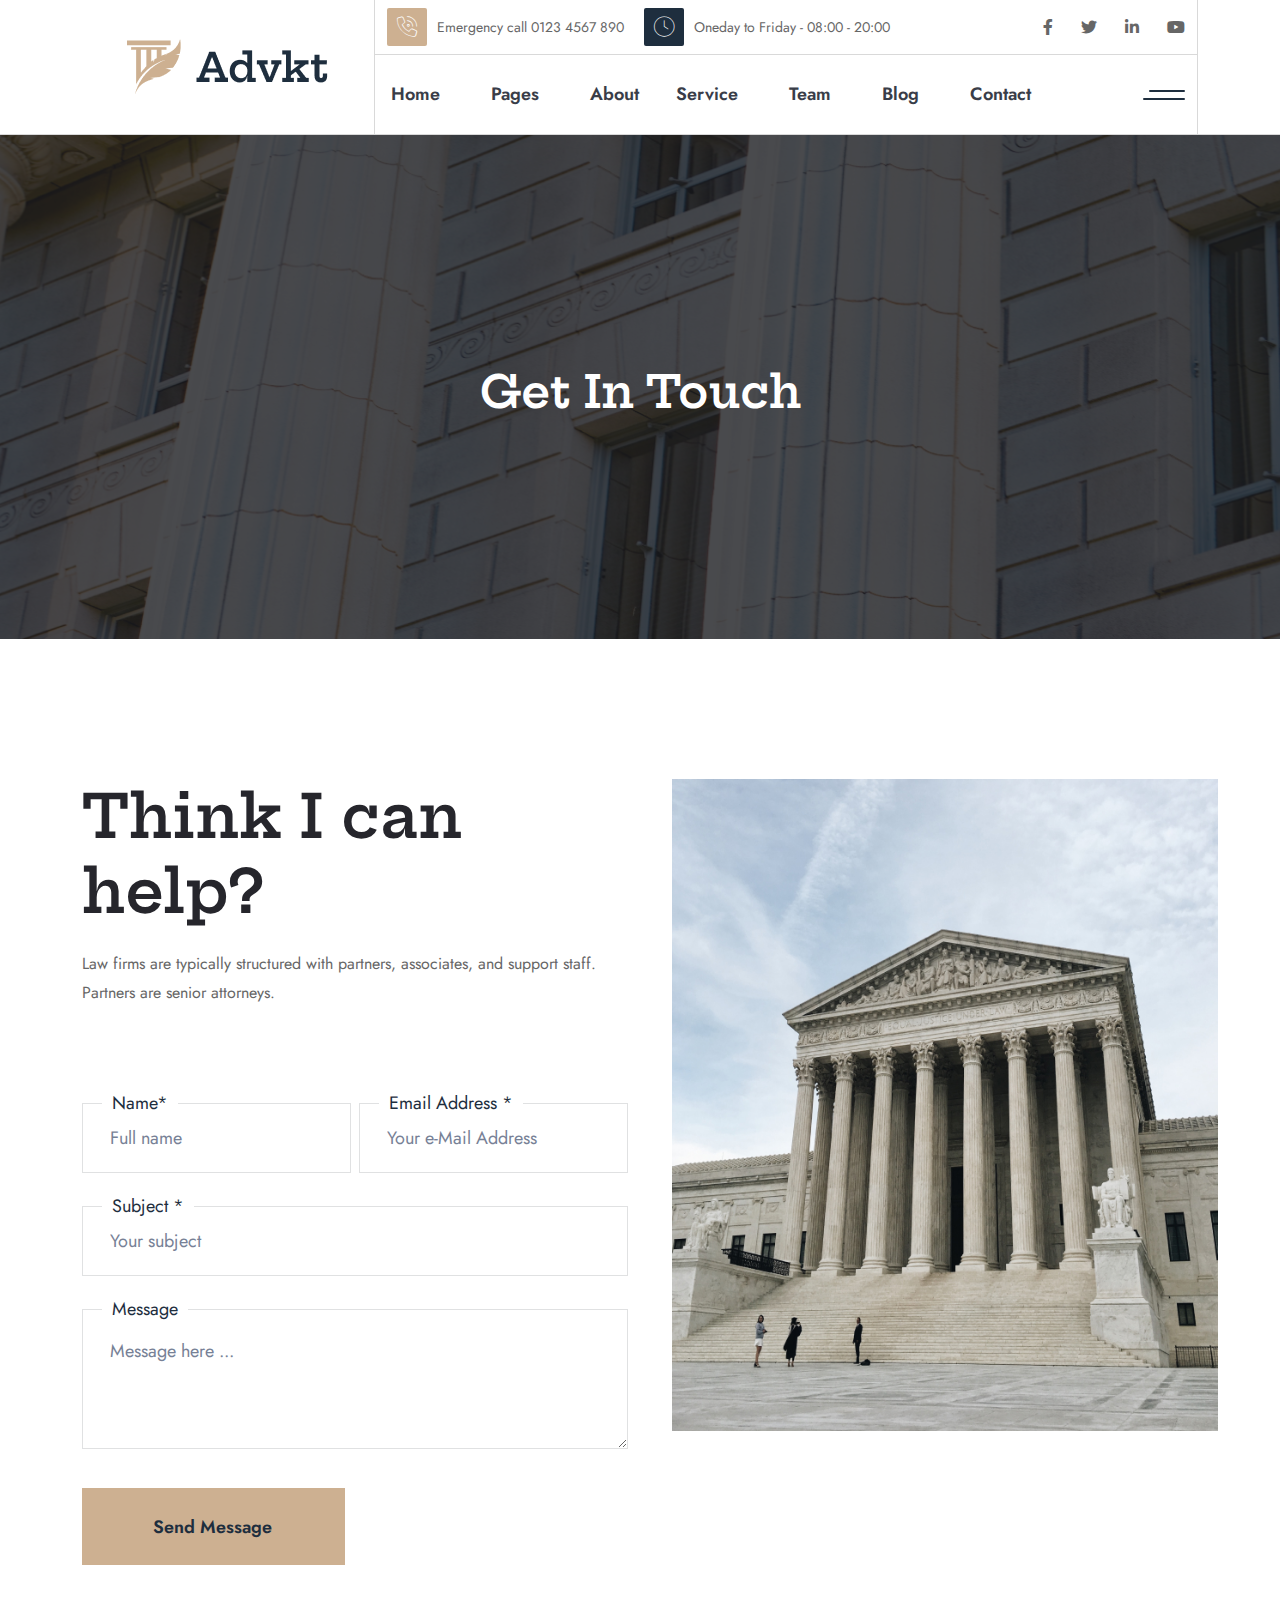
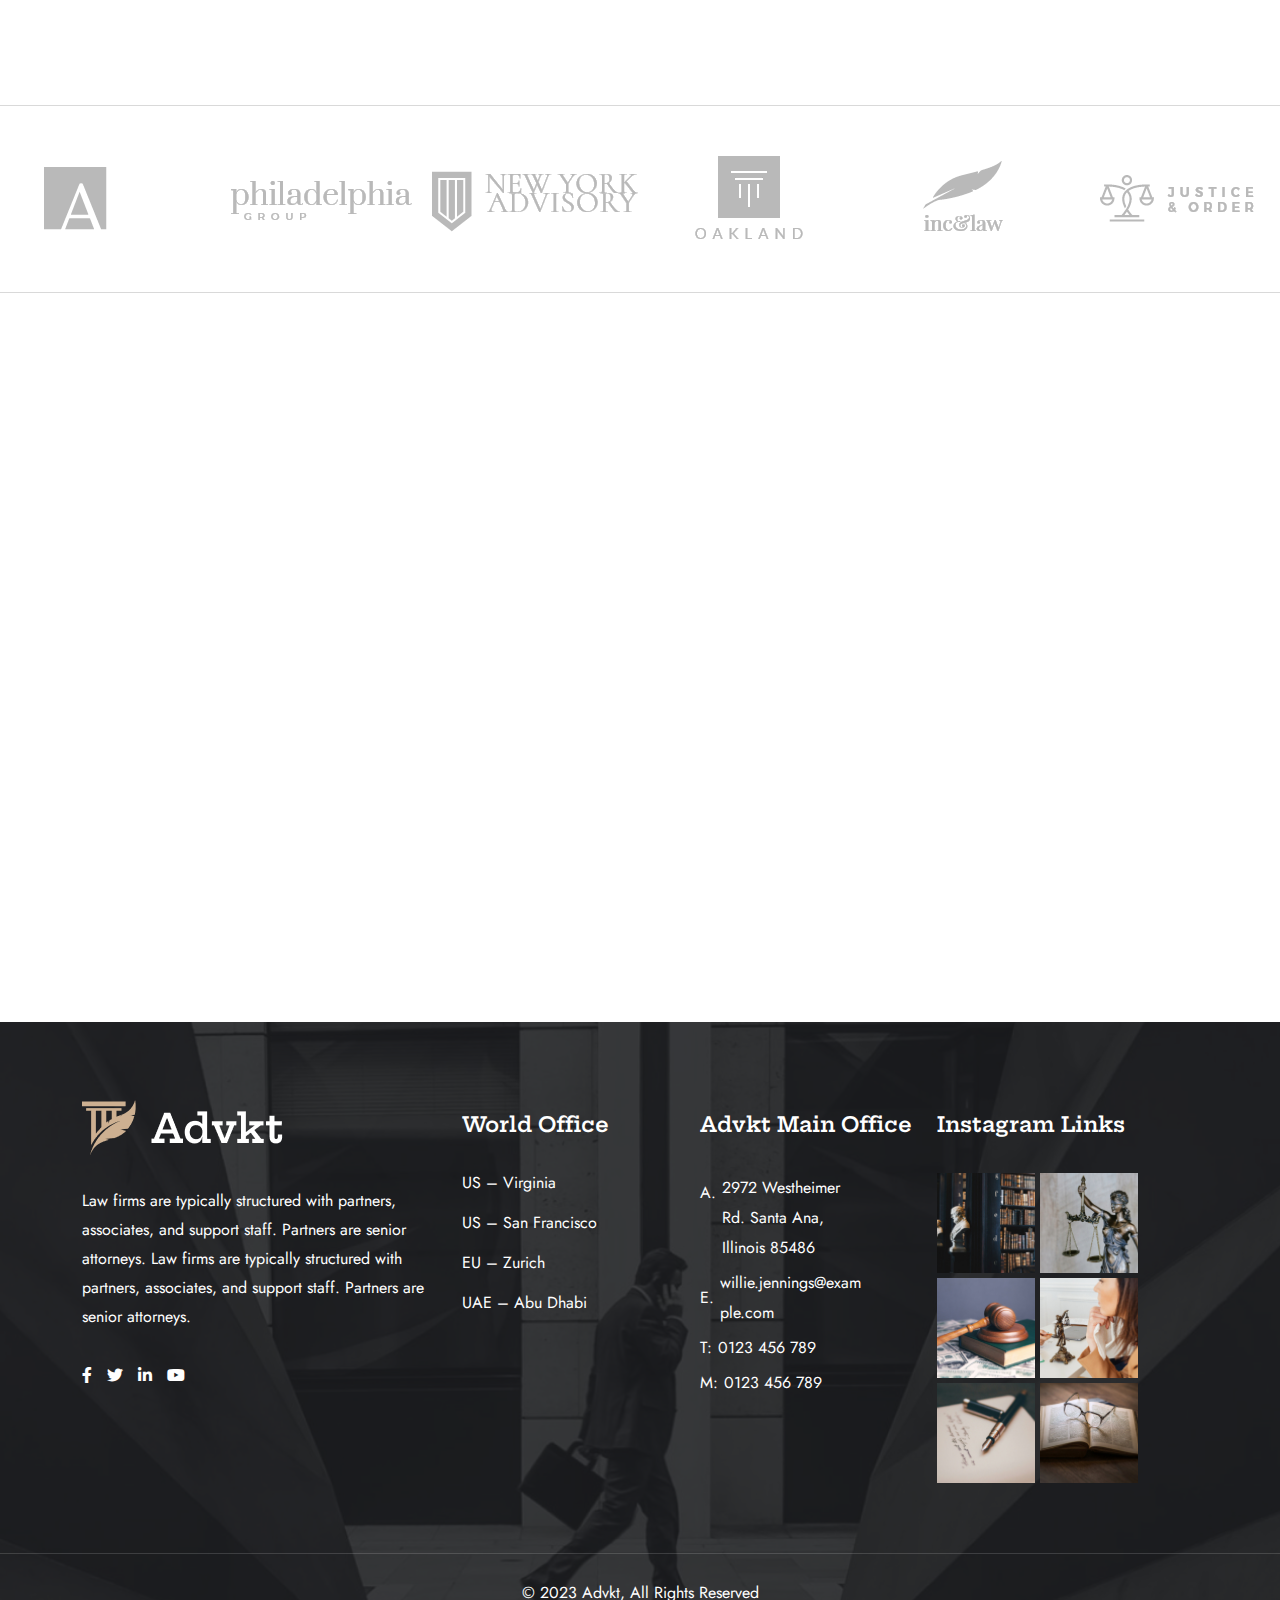
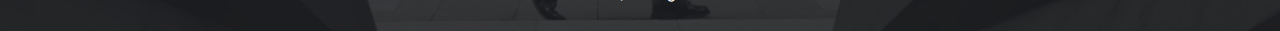
<file: get-in-touch.html>
<!DOCTYPE html>
<html dir="ltr" lang="zxx">

<head>
    <meta name="viewport" content="width=device-width,initial-scale=1.0" />
    <meta charset="utf-8" />
    <meta name="description" content="Advkt - Lawyer Attorney & Law Firm HTML5 Template" />
    <meta name="keywords"
          content="advocate, attorney, attorney website, attorneys, barrister, business, corporate, law, law firm, law office, lawyer, lawyer theme, legal, legal services, notary" />
    <meta name="author" content="BoomDevs" />

    <title>Advkt - Lawyer Attorney & Law Firm HTML5 Template</title>

    <link rel="icon" type="image/png" href="images/logo/favicon.png" />

    <link rel="apple-touch-icon" href="images/logo/apple-touch-icon.png" />
    <link rel="apple-touch-icon" sizes="57x57" href="images/logo/apple-touch-icon-57x57.png" />
    <link rel="apple-touch-icon" sizes="72x72" href="images/logo/apple-touch-icon-72x72.png" />
    <link rel="apple-touch-icon" sizes="76x76" href="images/logo/apple-touch-icon-76x76.png" />
    <link rel="apple-touch-icon" sizes="114x114" href="images/logo/apple-touch-icon-114x114.png" />
    <link rel="apple-touch-icon" sizes="120x120" href="images/logo/apple-touch-icon-120x120.png" />
    <link rel="apple-touch-icon" sizes="144x144" href="images/logo/apple-touch-icon-144x144.png" />
    <link rel="apple-touch-icon" sizes="152x152" href="images/logo/apple-touch-icon-152x152.png" />
    <link rel="apple-touch-icon" sizes="180x180" href="images/logo/apple-touch-icon-180x180.png" />

    <link rel="preconnect" href="https://fonts.googleapis.com">
    <link rel="preconnect" href="https://fonts.gstatic.com" crossorigin>
    <link href="https://fonts.googleapis.com/css2?family=Hepta+Slab:wght@400;500;600;700&family=Jost:wght@400;500;600;700&display=swap" rel="stylesheet">


    <link rel="stylesheet" href="css/bootstrap.min.css" />
    <link rel="stylesheet" href="css/fontawesome.min.css" />
    <link rel="stylesheet" href="css/magnific-popup.css" />
    <link rel="stylesheet" href="css/slick.min.css" />
    <link rel="stylesheet" href="css/meanmenu.min.css" />
    <link rel="stylesheet" href="css/nice-select.min.css" />
    <link rel="stylesheet" href="css/animate.min.css" />
    <link rel="stylesheet" href="css/style.css" />

    <!--[if lt IE 9]>
    <script src="https://oss.maxcdn.com/html5shiv/3.7.2/html5shiv.min.js"></script>
    <script src="https://oss.maxcdn.com/respond/1.4.2/respond.min.js"></script>
    <![endif]-->
</head>

<body>
<!-- Preloader Start !-->
<!-- <div id="preloader">
    <div id="preloader-status" style="background-image: url('images/icon/preeloader.gif')"></div>
</div> -->
<!-- Preloader End !-->
<!-- Header Start !-->
<header class="header-area style-3">
    <div class="container">
        <div class="row">
            <div class="col-12">
                <div class="header-area-wrapper">
                    <div class="logo-wrapper">
                        <div class="logo">
                            <a href="index.html" class="standard-logo">
                                <img src="images/logo/black-logo.png" alt="logo" />
                            </a>
                        </div>
                    </div>
                    <div class="header-wrapper">
                        <!-- Header Top Start -->
                        <div class="header-top">
                            <div class="container">
                                <div class="row">
                                    <div class="col-12 d-flex align-items-center justify-content-between">
                                        <div class="header-top-info">
                                            <div class="header-contact-info">
                                          <span>
                                              <span class="contact-info-item">
                                                  <span class="icon">
                                                      <i class="fa-thin fa-phone-volume"></i>
                                                  </span>
                                                 Emergency call 0123 4567 890
                                              </span>
                                          </span>
                                            <span>
                                              <span class="contact-info-item">
                                                  <span class="icon">
                                                     <i class="fa-thin fa-clock"></i>
                                                  </span>
                                                 Oneday to Friday - 08:00 - 20:00
                                              </span>
                                          </span>
                                            </div>
                                        </div>
                                        <div class="header-social-wrapper">
                                            <div class="social-profile">
                                                <a href="#"><i class="fa-brands fa-facebook-f"></i></a>
                                                <a href="#"><i class="fa-brands fa-twitter"></i></a>
                                                <a href="#"><i class="fa-brands fa-linkedin-in"></i></a>
                                                <a href="#"><i class="fa-brands fa-youtube"></i></a>
                                            </div>
                                        </div>
                                    </div>
                                </div>
                            </div>
                        </div>
                        <!-- Header Top End -->
                        <!-- Header Nav Menu Start -->
                        <div class="header-menu-area">
                            <div class="container pl-0">
                                <div class="row">
                                    <div class="col-12">
                                        <div class="main-menu-wrapper">
                                            <div class="menu d-inline-block">
                                                <nav id="main-menu" class="main-menu">
                                                    <ul>
                                                        <li class="dropdown active">
                                                            <a href="index.html">Home</a>
                                                            <ul>
                                                                <li><a href="index.html">Home Page 1</a></li>
                                                                <li><a href="index-2.html">Home Page 2</a></li>

                                                            </ul>
                                                        </li>
                                                        <li class="dropdown">
                                                            <a href="#">Pages</a>
                                                            <ul class="submenu">
                                                                <li><a href="faq.html">Faq Page</a></li>
                                                                <li><a href="carrier.html">carrier Page</a></li>
                                                                <li><a href="get-in-touch.html">Get In Touch Page</a></li>
                                                            </ul>
                                                        </li>
                                                        <li><a href="about.html">About</a></li>
                                                        <li class="dropdown">
                                                            <a href="#">Service</a>
                                                            <ul class="submenu">
                                                                <li><a href="service.html">Service Page</a></li>
                                                                <li><a href="service-details.html">Service Details Page</a></li>
                                                            </ul>
                                                        </li>
                                                        <li class="dropdown">
                                                            <a href="#">Team</a>
                                                            <ul class="submenu">
                                                                <li><a href="team.html">Team Page</a></li>
                                                                <li><a href="team-member.html">Team Member Page</a></li>
                                                                <li><a href="team-details.html">Team Details Page</a></li>
                                                            </ul>
                                                        </li>
                                                        <li class="dropdown">
                                                            <a href="blog.html">Blog</a>
                                                            <ul class="submenu">
                                                                <li><a href="blog.html">Blog Page</a></li>
                                                                <li><a href="blog-details.html">Blog Details Page</a></li>
                                                            </ul>
                                                        </li>
                                                        <li><a href="get-in-touch.html">Contact</a></li>
                                                    </ul>
                                                </nav>
                                            </div>
                                            <!-- Header Search Button Start !-->
                                            <div class="search-btn-with-btn">
                                                <div class="search-btn-wrapper">
                                                    <a href="#" class="search-btn">
                                                        <span class="search-bar"></span>
                                                    </a>
                                                </div>
                                            </div>
                                            <!-- Header Search Button End !-->
                                            <!-- Mobile Menu Toggle Button Start !-->
                                            <div class="mobile-menu-bar d-lg-none text-end">
                                                <a href="#" class="mobile-menu-toggle-btn"><i class="fal fa-bars"></i></a>
                                            </div>
                                            <!-- Mobile Menu Toggle Button End !-->
                                        </div>
                                    </div>
                                </div>
                            </div>
                        </div>
                        <!-- Header Nav Menu End -->
                    </div>
                    <div class="header-cta-btn">
                        <div class="phone-number-wrapper">
                            <span class="telephone-number">(012) 3456 789</span>
                            <span class="text">Call Us For Free Consultation</span>
                        </div>
                        <div class="cta-btn-wrapper">
                            <a href="#" class="theme-btn cta-btn">Free Consultation</a>
                        </div>
                    </div>
                </div>
            </div>
        </div>
    </div>
</header>
<!-- Header End !-->
    <!-- Menu Sidebar Section Start -->
    <div class="menu-sidebar-area">
        <div class="menu-sidebar-wrapper">
            <div class="menu-sidebar-close">
                <button class="menu-sidebar-close-btn" id="menu_sidebar_close_btn">
                    <i class="fal fa-times"></i>
                </button>
            </div>
            <div class="menu-sidebar-content">
                <div class="menu-sidebar-logo">
                    <a href="index.html">
                        <img src="images/logo/black-logo.png" alt="logo" />
                    </a>
                </div>
                <div class="mobile-nav-menu"></div>
                <div class="menu-sidebar-content">

                    <div class="menu-sidebar-single-widget">
                        <div class="header-contact-info">
                            <p>Although we are located in Brooklyn, our maritime lawyers are proud to help the injured throughout the nation, including workers who were working in foreign waters at the time of the incident go up against the largest offshore companies and win</p>
                        </div>
                    </div>
                    <div class="menu-sidebar-single-widget">
                        <h5 class="menu-sidebar-title">Contact Info</h5>
                        <div class="header-contact-info">
                            <span><i class="fa-solid fa-location-dot"></i>20, Bordeshi, New York, US</span>
                            <span><a href="mailto:hello@advkt.com"><i
                                        class="fa-regular fa-envelope"></i>hello@advkt.com</a> </span>
                            <span><a href="tel:+123-456-7890"><i class="fa-solid fa-phone"></i>+123-456-7890</a></span>
                        </div>
                        <div class="social-profile">
                            <a href="#"><i class="fa-brands fa-facebook-f"></i></a>
                            <a href="#"><i class="fa-brands fa-twitter"></i></a>
                            <a href="#"><i class="fa-brands fa-linkedin-in"></i></a>
                            <a href="#"><i class="fa-brands fa-youtube"></i></a>
                        </div>
                    </div>
                </div>
            </div>
        </div>
    </div>
    <!-- Menu Sidebar Section Start -->
    <div class="body-overlay"></div>

 <!-- Page Header Start !-->
 <div class="page-breadcrumb-area page-bg" style="background-image: url('images/section-bg/page-header.jpg')">
    <div class="page-overlay"></div>
    <div class="container">
        <div class="row">
        <div class="col-md-12">
            <div class="breadcrumb-wrapper">
                <div class="page-heading">
                    <h3 class="page-title">Get In Touch</h3>
                </div>
            </div>
        </div>
        </div>
    </div>
</div>
<!-- Page Header End !-->

    <!-- Contact Form Section Start -->
    <div class="contact-form-area">
        <!-- Submit form Start -->
        <div class="container">
            <div class="row gy-5 ">
                <div class="col-lg-6 order-2 order-lg-1">
                    <!-- Comment Form Start -->
                    <div class="comment-respond">
                        <div class="post-comments-title">
                            <h2>Think I can help?</h2>
                            <p>Law firms are typically structured with partners, associates, and support staff. Partners are senior attorneys. </p>
                        </div>
                        <form action="#" method="post" class="comment-form">
                            <div class="row gx-2">
                                <div class="col-xl-6">
                                    <div class="contacts-name">
                                        <label>Name*</label>
                                        <input name="author" type="text" placeholder="Full name">
                                    </div>
                                </div>
                                <div class="col-xl-6">
                                    <div class="contacts-email">
                                        <label>Email Address *</label>
                                        <input name="email" type="text" placeholder="Your e-Mail Address">
                                    </div>
                                </div>
                                <div class="col-xl-12">
                                    <div class="contacts-name">
                                        <label>Subject *</label>
                                        <input name="website" type="text" placeholder="Your subject">
                                    </div>
                                </div>
                                <div class="col-xl-12">
                                    <div class="contacts-message">
                                        <label>Message</label>
                                        <textarea name="comment" cols="20" rows="3" placeholder="Message here ..."></textarea>
                                    </div>
                                </div>
                                <div class="col-12">
                                    <button class="theme-btn" type="submit">Send Message</button>
                                </div>
                            </div>
                        </form>
                    </div>
                    <!-- Comment Form End -->
                </div>
                <div class="col-lg-6 order-1 order-lg-2">
                    <!-- Contact Image Start !-->
                    <div class="contact-image">
                        <img src="images/contact/image-1.jpg" alt="image">
                    </div>
                    <!-- Contact Image End !-->
                </div>
            </div>
        </div>
        <!-- Submit form End -->
    </div>
    <!-- Contact Form Section End -->

    <!-- Brand Slider Area Start -->
    <div class="brand-slider-area style-2">
    <div class="container-fluid p-0">
      <div class="client-logo-slider-wrapper">
        <div class="slick-item">
          <div class="client-logo-wrapper">
            <div class="client-logo">
              <img src="images/brand-logo/brand-logo-2/logo-1.png" alt="logo" />
            </div>
          </div>
        </div>
        <div class="slick-item">
          <div class="client-logo-wrapper">
            <div class="client-logo">
              <img src="images/brand-logo/brand-logo-2/logo-2.png" alt="logo" />
            </div>
          </div>
        </div>
        <div class="slick-item">
          <div class="client-logo-wrapper">
            <div class="client-logo">
              <img src="images/brand-logo/brand-logo-2/logo-3.png" alt="logo" />
            </div>
          </div>
        </div>
        <div class="slick-item">
          <div class="client-logo-wrapper">
            <div class="client-logo">
              <img src="images/brand-logo/brand-logo-2/logo-4.png" alt="logo" />
            </div>
          </div>
        </div>
        <div class="slick-item">
          <div class="client-logo-wrapper">
            <div class="client-logo">
              <img src="images/brand-logo/brand-logo-2/logo-5.png" alt="logo" />
            </div>
          </div>
        </div>
        <div class="slick-item">
          <div class="client-logo-wrapper">
            <div class="client-logo">
              <img src="images/brand-logo/brand-logo-2/logo-6.png" alt="logo" />
            </div>
          </div>
        </div>
        <div class="slick-item">
          <div class="client-logo-wrapper">
            <div class="client-logo">
              <img src="images/brand-logo/brand-logo-2/logo-1.png" alt="logo" />
            </div>
          </div>
        </div>
        <div class="slick-item">
          <div class="client-logo-wrapper">
            <div class="client-logo">
              <img src="images/brand-logo/brand-logo-2/logo-2.png" alt="logo" />
            </div>
          </div>
        </div>
        <div class="slick-item">
          <div class="client-logo-wrapper">
            <div class="client-logo">
              <img src="images/brand-logo/brand-logo-2/logo-3.png" alt="logo" />
            </div>
          </div>
        </div>
        <div class="slick-item">
          <div class="client-logo-wrapper">
            <div class="client-logo">
              <img src="images/brand-logo/brand-logo-2/logo-4.png" alt="logo" />
            </div>
          </div>
        </div>
        <div class="slick-item">
          <div class="client-logo-wrapper">
            <div class="client-logo">
              <img src="images/brand-logo/brand-logo-2/logo-5.png" alt="logo" />
            </div>
          </div>
        </div>
        <div class="slick-item">
          <div class="client-logo-wrapper">
            <div class="client-logo">
              <img src="images/brand-logo/brand-logo-2/logo-6.png" alt="logo" />
            </div>
          </div>
        </div>
  
      </div>
    </div>
    </div>
    <!-- Brand Slider Area End -->

    <!-- Map Start -->
        <div class="contact-map-area">
        <div class="container">
            <div class="row">
                <div class="col-12">
                    <div class="map-widget">
                        <iframe
                            src="https://www.google.com/maps/embed?pb=!1m18!1m12!1m3!1d115860.91759646642!2d89.28780421873043!3d24.84151459710791!2m3!1f0!2f0!3f0!3m2!1i1024!2i768!4f13.1!3m3!1m2!1s0x39fc54e7e81df441%3A0x27133ed921fe73f4!2sBogura!5e0!3m2!1sen!2sbd!4v1684842047185!5m2!1sen!2sbd"
                            style="border:0;" allowfullscreen="" loading="lazy"
                            referrerpolicy="no-referrer-when-downgrade"></iframe>
                    </div>
                </div>
            </div>
        </div>
        </div>
    <!-- Map End -->

<!--- Start Footer !-->
<footer class="footer style-2 background-black" style="background-image: url('images/section-bg/footer-bg-2.jpg')">
    <div class="overlay"></div>
    <div class="footer-sec">
        <div class="container">
            <div class="row">
                <div class="col-xxl-4 col-xl-4 col-lg-4 col-md-6">
                    <div class="footer-widget">
                        <div class="footer-widget-info">
                            <div class="footer-logo">
                                <a href="index.html"><img src="images/logo/footer-logo-white.png" alt="Footer Logo"></a>
                            </div>
                            <p>Law firms are typically structured with partners, associates, and support staff. Partners are senior attorneys. Law firms are typically structured with partners, associates, and support staff. Partners are senior attorneys. </p>
                            <div class="social-profile">
                                <a href="#"><i class="fa-brands fa-facebook-f"></i></a>
                                <a href="#"><i class="fa-brands fa-twitter"></i></a>
                                <a href="#"><i class="fa-brands fa-linkedin-in"></i></a>
                                <a href="#"><i class="fa-brands fa-youtube"></i></a>
                            </div>
                        </div>
                    </div>

                </div>
                <div class="col-xxl-5 col-xl-5 col-lg-7">
                    <div class="row justify-content-lg-center widget-menu-wrapper">
                        <div class="col-lg-6 col-md-6">
                            <div class="footer-widget widget_nav_menu">
                                <h2 class="footer-widget-title">World Office</h2>
                                <ul>
                                    <li><a href="#">US – Virginia</a></li>
                                    <li><a href="#">US – San Francisco</a></li>
                                    <li><a href="#">EU – Zurich</a></li>
                                    <li><a href="#">UAE – Abu Dhabi</a></li>
                                </ul>
                            </div>
                        </div>
                        <div class="col-lg-6 col-md-6">
                            <div class="footer-widget">
                                <h2 class="footer-widget-title">Advkt Main Office</h2>
                                <div class="footer-widget-info">
                                    <div class="footer-widget-contact">
                                        <div class="footer-contact">
                                            <ul>
                                                <li>
                                                    <div class="contact-icon">A.</div>
                                                    <div class="contact-text">
                                                        <span>2972 Westheimer Rd. Santa Ana, Illinois 85486 </span>
                                                    </div>
                                                </li>
                                                <li>
                                                    <div class="contact-icon">E.</div>
                                                    <div class="contact-text">
                                                        <a href="mailto:willie.jennings@example.com"><span>willie.jennings@example.com</span></a>
                                                    </div>
                                                </li>
                                                <li>
                                                    <div class="contact-icon">T:</div>
                                                    <div class="contact-text">
                                                        <a href="tel:+0123456789">0123 456 789</a>
                                                    </div>
                                                </li>
                                                <li>
                                                    <div class="contact-icon">M:</div>
                                                    <div class="contact-text">
                                                        <a href="tel:+0123456789">0123 456 789</a>
                                                    </div>
                                                </li>
                                            </ul>
                                        </div>
                                    </div>
                                </div>
                            </div>
                        </div>
                    </div>
                </div>
                <div class="col-xxl-3 col-xl-3 col-lg-3 col-md-6">
                    <div class="footer-widget">
                        <h2 class="footer-widget-title">Instagram Links</h2>
                        <div class="widget-instagram-feed">
                            <div class="single-instagram-feed">
                                <img src="images/instagram/instagram-1.jpg" alt="instagram photo" />
                            </div>
                            <div class="single-instagram-feed">
                                <img src="images/instagram/instagram-2.jpg" alt="instagram photo" />
                            </div>
                            <div class="single-instagram-feed">
                                <img src="images/instagram/instagram-3.jpg" alt="instagram photo" />
                            </div>
                            <div class="single-instagram-feed">
                                <img src="images/instagram/instagram-4.jpg" alt="instagram photo" />
                            </div>
                            <div class="single-instagram-feed">
                                <img src="images/instagram/instagram-5.jpg" alt="instagram photo" />
                            </div>
                            <div class="single-instagram-feed">
                                <img src="images/instagram/instagram-6.jpg" alt="instagram photo" />
                            </div>
                        </div>
                    </div>
                </div>
            </div>
        </div>
    </div>
    <div class="footer-bottom-area">
        <div class="container">
            <div class="row">
                <div class="col-12">
                    <div class="footer-bottom-wrapper">
                        <div class="copyright-text">
                            <p>&copy; 2023 Advkt, All Rights Reserved</p>
                        </div>
                    </div>
                </div>
            </div>
        </div>
    </div>
</footer>
<!--- End Footer !-->


<!-- Scroll Up Section Start -->
<div id="scrollTop" class="scrollup-wrapper">
    <div class="scrollup-btn">
        <i class="fa-regular fa-angle-up"></i>
    </div>
</div>
<!-- Scroll Up Section End -->
<script src="js/jquery.min.js"></script>
<script src="js/bootstrap.min.js"></script>
<script src="js/jquery.nice-select.min.js"></script>
<script src="js/slick.min.js"></script>
<script src="js/jquery.counterup.min.js"></script>
<script src="js/waypoints.js"></script>
<script src="js/jquery.meanmenu.min.js"></script>
<script src="js/jquery.magnific-popup.min.js"></script>
<script src="js/inview.min.js"></script>
<script src="js/wow.min.js"></script>
<script src="js/tilt.jquery.min.js"></script>
<script src="js/isotope.min.js"></script>
<script src="js/jquery.imagesloaded.min.js"></script>
<script src="js/jquery.lettering.min.js"></script>
<script src="js/circletype.min.js"></script>
<script src="js/simpleParallax.min.js"></script>
    <script src="js/custom-slider.js"></script>
    <script src="js/custom.js"></script>
</body>

</html>
</file>
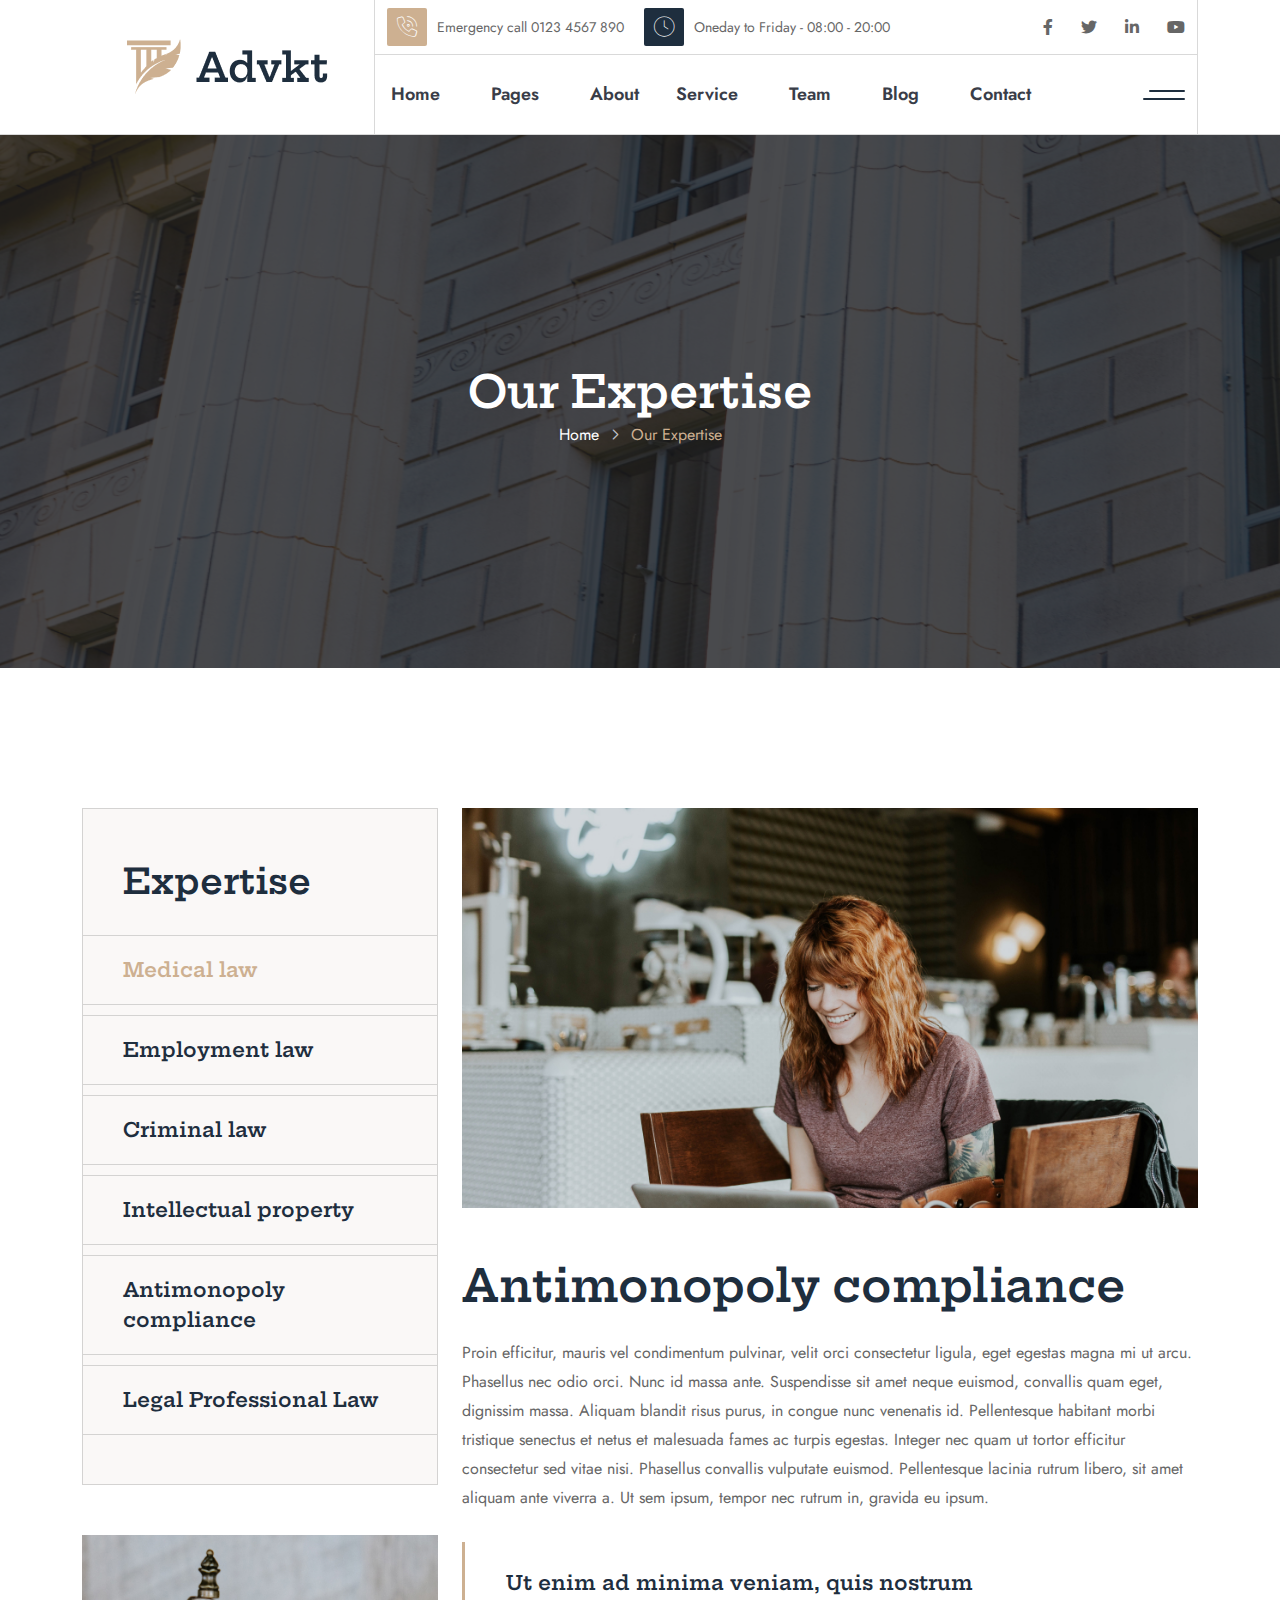
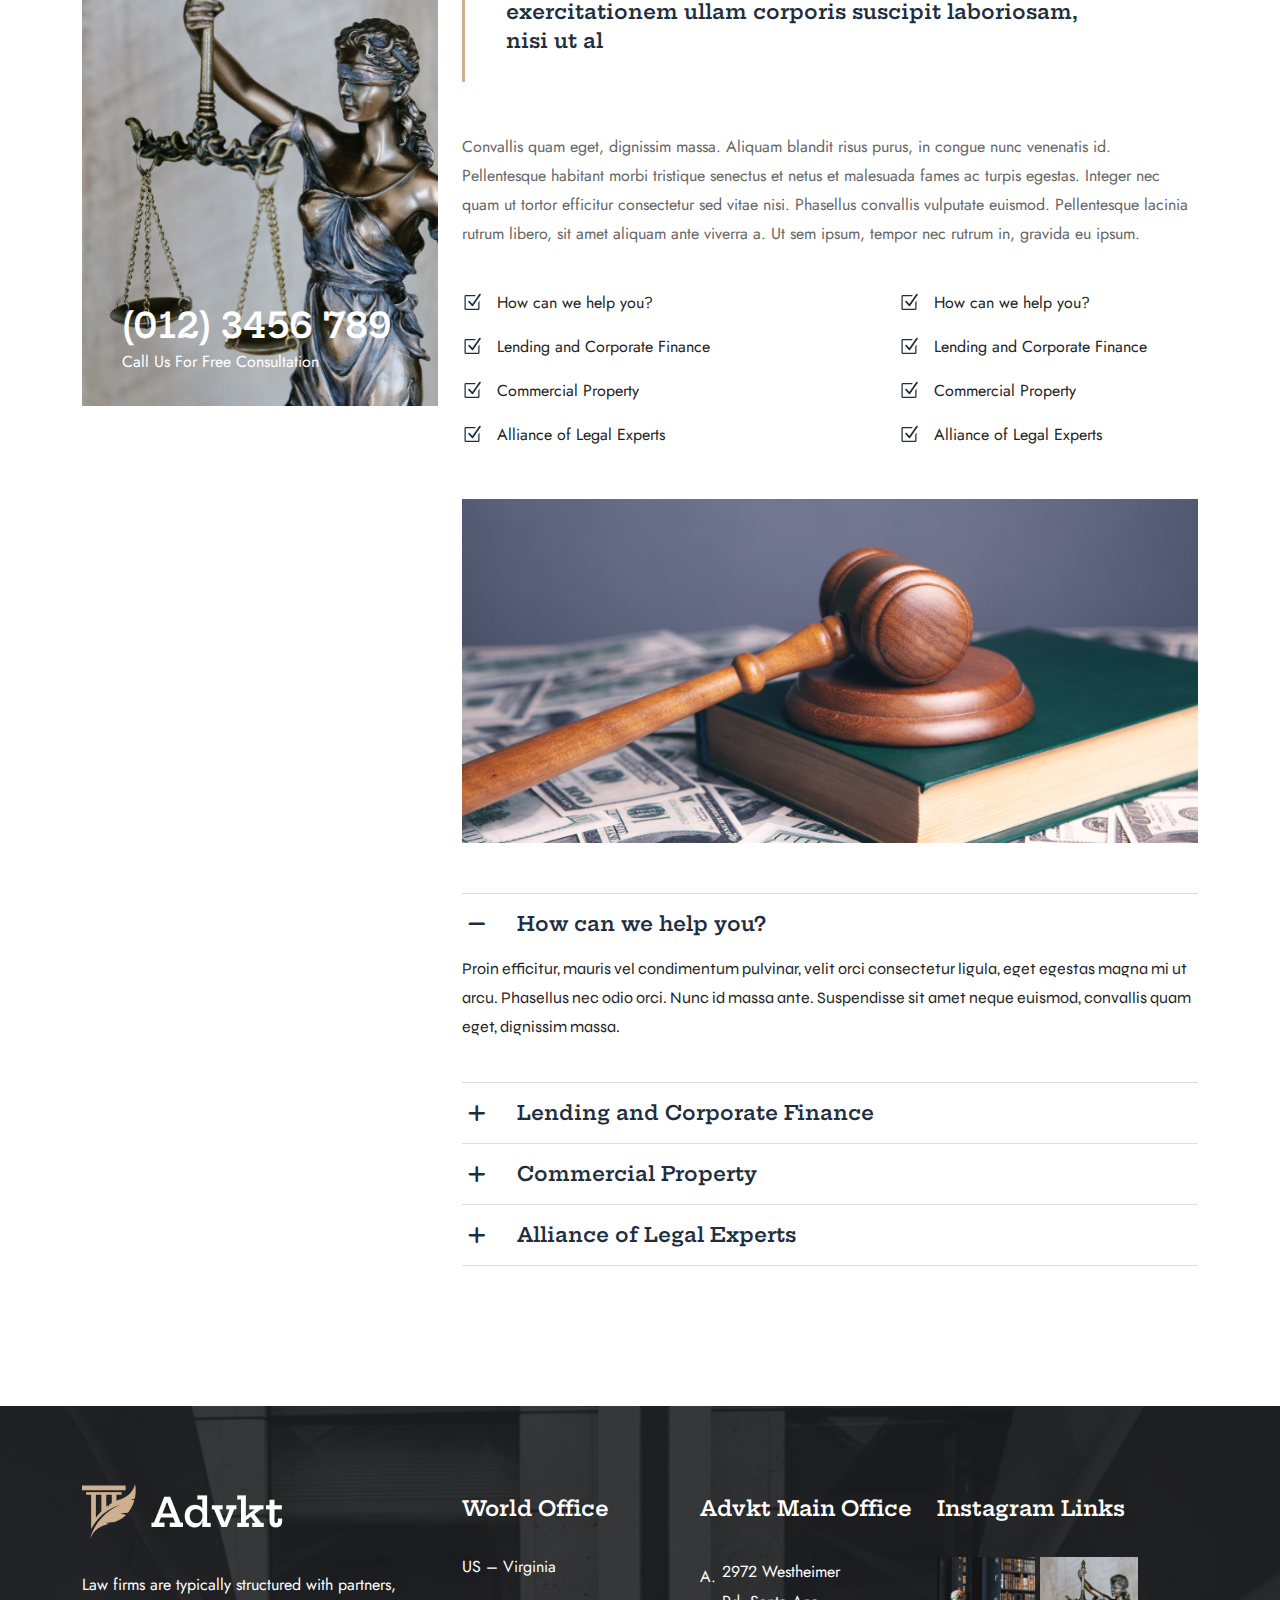
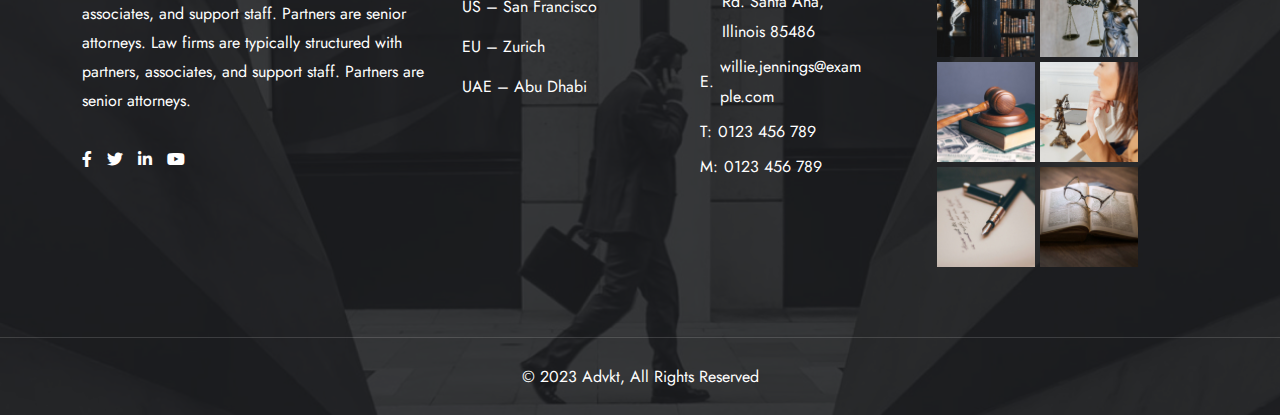
<file: service-details.html>
<!DOCTYPE html>
<html dir="ltr" lang="zxx">

<head>
    <meta name="viewport" content="width=device-width,initial-scale=1.0" />
    <meta charset="utf-8" />
    <meta name="description" content="Advkt - Lawyer Attorney & Law Firm HTML5 Template" />
    <meta name="keywords"
          content="advocate, attorney, attorney website, attorneys, barrister, business, corporate, law, law firm, law office, lawyer, lawyer theme, legal, legal services, notary" />
    <meta name="author" content="BoomDevs" />

    <title>Advkt - Lawyer Attorney & Law Firm HTML5 Template</title>

    <link rel="icon" type="image/png" href="images/logo/favicon.png" />

    <link rel="apple-touch-icon" href="images/logo/apple-touch-icon.png" />
    <link rel="apple-touch-icon" sizes="57x57" href="images/logo/apple-touch-icon-57x57.png" />
    <link rel="apple-touch-icon" sizes="72x72" href="images/logo/apple-touch-icon-72x72.png" />
    <link rel="apple-touch-icon" sizes="76x76" href="images/logo/apple-touch-icon-76x76.png" />
    <link rel="apple-touch-icon" sizes="114x114" href="images/logo/apple-touch-icon-114x114.png" />
    <link rel="apple-touch-icon" sizes="120x120" href="images/logo/apple-touch-icon-120x120.png" />
    <link rel="apple-touch-icon" sizes="144x144" href="images/logo/apple-touch-icon-144x144.png" />
    <link rel="apple-touch-icon" sizes="152x152" href="images/logo/apple-touch-icon-152x152.png" />
    <link rel="apple-touch-icon" sizes="180x180" href="images/logo/apple-touch-icon-180x180.png" />

    <link rel="preconnect" href="https://fonts.googleapis.com">
    <link rel="preconnect" href="https://fonts.gstatic.com" crossorigin>
    <link href="https://fonts.googleapis.com/css2?family=Hepta+Slab:wght@400;500;600;700&family=Jost:wght@400;500;600;700&family=Syne:wght@400;500;600&display=swap" rel="stylesheet">


    <link rel="stylesheet" href="css/bootstrap.min.css" />
    <link rel="stylesheet" href="css/fontawesome.min.css" />
    <link rel="stylesheet" href="css/magnific-popup.css" />
    <link rel="stylesheet" href="css/slick.min.css" />
    <link rel="stylesheet" href="css/meanmenu.min.css" />
    <link rel="stylesheet" href="css/nice-select.min.css" />
    <link rel="stylesheet" href="css/animate.min.css" />
    <link rel="stylesheet" href="css/style.css" />

    <!--[if lt IE 9]>
    <script src="https://oss.maxcdn.com/html5shiv/3.7.2/html5shiv.min.js"></script>
    <script src="https://oss.maxcdn.com/respond/1.4.2/respond.min.js"></script>
    <![endif]-->
</head>

<body>
<!-- Preloader Start !-->
<!-- <div id="preloader">
    <div id="preloader-status" style="background-image: url('images/icon/preeloader.gif')"></div>
</div> -->
<!-- Preloader End !-->
<!-- Header Start !-->
<header class="header-area style-3">
    <div class="container">
        <div class="row">
            <div class="col-12">
                <div class="header-area-wrapper">
                    <div class="logo-wrapper">
                        <div class="logo">
                            <a href="index.html" class="standard-logo">
                                <img src="images/logo/black-logo.png" alt="logo" />
                            </a>
                        </div>
                    </div>
                    <div class="header-wrapper">
                        <!-- Header Top Start -->
                        <div class="header-top">
                            <div class="container">
                                <div class="row">
                                    <div class="col-12 d-flex align-items-center justify-content-between">
                                        <div class="header-top-info">
                                            <div class="header-contact-info">
                          <span>
                              <span class="contact-info-item">
                                  <span class="icon">
                                      <i class="fa-thin fa-phone-volume"></i>
                                  </span>
                                 Emergency call 0123 4567 890
                              </span>
                          </span>
                                                <span>
                              <span class="contact-info-item">
                                  <span class="icon">
                                     <i class="fa-thin fa-clock"></i>
                                  </span>
                                 Oneday to Friday - 08:00 - 20:00
                              </span>
                          </span>
                                            </div>
                                        </div>
                                        <div class="header-social-wrapper">
                                            <div class="social-profile">
                                                <a href="#"><i class="fa-brands fa-facebook-f"></i></a>
                                                <a href="#"><i class="fa-brands fa-twitter"></i></a>
                                                <a href="#"><i class="fa-brands fa-linkedin-in"></i></a>
                                                <a href="#"><i class="fa-brands fa-youtube"></i></a>
                                            </div>
                                        </div>
                                    </div>
                                </div>
                            </div>
                        </div>
                        <!-- Header Top End -->
                        <!-- Header Nav Menu Start -->
                        <div class="header-menu-area">
                            <div class="container pl-0">
                                <div class="row">
                                    <div class="col-12">
                                        <div class="main-menu-wrapper">
                                            <div class="menu d-inline-block">
                                                <nav id="main-menu" class="main-menu">
                                                    <ul>
                                                        <li class="dropdown active">
                                                            <a href="index.html">Home</a>
                                                            <ul>
                                                                <li><a href="index.html">Home Page 1</a></li>
                                                                <li><a href="index-2.html">Home Page 2</a></li>

                                                            </ul>
                                                        </li>
                                                        <li class="dropdown">
                                                            <a href="#">Pages</a>
                                                            <ul class="submenu">
                                                                <li><a href="faq.html">Faq Page</a></li>
                                                                <li><a href="carrier.html">carrier Page</a></li>
                                                                <li><a href="get-in-touch.html">Get In Touch Page</a></li>
                                                            </ul>
                                                        </li>
                                                        <li><a href="about.html">About</a></li>
                                                        <li class="dropdown">
                                                            <a href="#">Service</a>
                                                            <ul class="submenu">
                                                                <li><a href="service.html">Service Page</a></li>
                                                                <li><a href="service-details.html">Service Details Page</a></li>
                                                            </ul>
                                                        </li>
                                                        <li class="dropdown">
                                                            <a href="#">Team</a>
                                                            <ul class="submenu">
                                                                <li><a href="team.html">Team Page</a></li>
                                                                <li><a href="team-member.html">Team Member Page</a></li>
                                                                <li><a href="team-details.html">Team Details Page</a></li>
                                                            </ul>
                                                        </li>
                                                        <li class="dropdown">
                                                            <a href="blog.html">Blog</a>
                                                            <ul class="submenu">
                                                                <li><a href="blog.html">Blog Page</a></li>
                                                                <li><a href="blog-details.html">Blog Details Page</a></li>
                                                            </ul>
                                                        </li>
                                                        <li><a href="get-in-touch.html">Contact</a></li>
                                                    </ul>
                                                </nav>
                                            </div>
                                            <!-- Header Search Button Start !-->
                                            <div class="search-btn-with-btn">
                                                <div class="search-btn-wrapper">
                                                    <a href="#" class="search-btn">
                                                        <span class="search-bar"></span>
                                                    </a>
                                                </div>
                                            </div>
                                            <!-- Header Search Button End !-->
                                            <!-- Mobile Menu Toggle Button Start !-->
                                            <div class="mobile-menu-bar d-lg-none text-end">
                                                <a href="#" class="mobile-menu-toggle-btn"><i class="fal fa-bars"></i></a>
                                            </div>
                                            <!-- Mobile Menu Toggle Button End !-->
                                        </div>
                                    </div>
                                </div>
                            </div>
                        </div>
                        <!-- Header Nav Menu End -->
                    </div>
                    <div class="header-cta-btn">
                        <div class="phone-number-wrapper">
                            <span class="telephone-number">(012) 3456 789</span>
                            <span class="text">Call Us For Free Consultation</span>
                        </div>
                        <div class="cta-btn-wrapper">
                            <a href="#" class="theme-btn cta-btn">Free Consultation</a>
                        </div>
                    </div>
                </div>
            </div>
        </div>
    </div>
</header>
<!-- Header End !-->
    <!-- Menu Sidebar Section Start -->
    <div class="menu-sidebar-area">
        <div class="menu-sidebar-wrapper">
            <div class="menu-sidebar-close">
                <button class="menu-sidebar-close-btn" id="menu_sidebar_close_btn">
                    <i class="fal fa-times"></i>
                </button>
            </div>
            <div class="menu-sidebar-content">
                <div class="menu-sidebar-logo">
                    <a href="index.html">
                        <img src="images/logo/black-logo.png" alt="logo" />
                    </a>
                </div>
                <div class="mobile-nav-menu"></div>
                <div class="menu-sidebar-content">

                    <div class="menu-sidebar-single-widget">
                        <div class="header-contact-info">
                            <p>Although we are located in Brooklyn, our maritime lawyers are proud to help the injured throughout the nation, including workers who were working in foreign waters at the time of the incident go up against the largest offshore companies and win</p>
                        </div>
                    </div>
                    <div class="menu-sidebar-single-widget">
                        <h5 class="menu-sidebar-title">Contact Info</h5>
                        <div class="header-contact-info">
                            <span><i class="fa-solid fa-location-dot"></i>20, Bordeshi, New York, US</span>
                            <span><a href="mailto:hello@advkt.com"><i
                                        class="fa-regular fa-envelope"></i>hello@advkt.com</a> </span>
                            <span><a href="tel:+123-456-7890"><i class="fa-solid fa-phone"></i>+123-456-7890</a></span>
                        </div>
                        <div class="social-profile">
                            <a href="#"><i class="fa-brands fa-facebook-f"></i></a>
                            <a href="#"><i class="fa-brands fa-twitter"></i></a>
                            <a href="#"><i class="fa-brands fa-linkedin-in"></i></a>
                            <a href="#"><i class="fa-brands fa-youtube"></i></a>
                        </div>
                    </div>
                </div>
            </div>
        </div>
    </div>
    <!-- Menu Sidebar Section Start -->
    <div class="body-overlay"></div>

<!-- Page Header Start !-->
<div class="page-breadcrumb-area page-bg" style="background-image: url('images/section-bg/page-header.jpg')">
    <div class="page-overlay"></div>
    <div class="container">
      <div class="row">
        <div class="col-md-12">
          <div class="breadcrumb-wrapper">
            <div class="page-heading">
              <h3 class="page-title">Our Expertise</h3>
            </div>
            <div class="breadcrumb-list">
              <ul>
                <li><a href="index.html">Home</a></li>
                <li class="active"><a href="#">Our Expertise</a></li>
              </ul>
            </div>
          </div>
        </div>
      </div>
    </div>
</div>
<!-- Page Header End !-->

<!-- Service Details Area Start -->
<div class="service-details-page">
    <div class="container">
        <div class="row gy-5">
            <div class="col-lg-4 order-2 order-lg-1">
                <!-- sidebar start -->
                <div class="service-sidebar">
                    <!-- service-categories start -->
                    <div class="service-categories order-2 order-lg-1">
                        <h3 class="title">Expertise</h3>
                        <ul>
                            <li class="active">
                                <a href="#">Medical law</a>
                            </li>
                            <li>
                                <a href="#">Employment law</a>
                            </li>
                            <li>
                                <a href="#">Criminal law</a>
                            </li>
                            <li>
                                <a href="#">Intellectual property</a>
                            </li>
                            <li>
                                <a href="#">Antimonopoly compliance</a>
                            </li>
                            <li>
                                <a href="#">Legal Professional Law</a>
                            </li>
                        </ul>
                    </div>
                    <!-- service-categories end -->
                    
                    <div class="service-promotion order-1 order-lg-2">
                        <img src="images/service-detail/benefite-delivery.jpg" alt="">
                        <div class="contact-text">
                            <span class="number">(012) 3456 789</span>
                            <p class="text">Call Us For Free Consultation</p>
                        </div>
                    </div>
                    
                </div>
                <!-- sidebar end -->
            </div>
            <div class="col-lg-8 order-1 order-lg-2">
                <div class="details-content">
                    <div class="feature-image">
                        <img src="images/service-detail/service-details-main.jpg" alt="service-details"/>
                    </div>
                    <div class="text">
                        <h3 class="title">Antimonopoly compliance</h3>
                        <p>Proin efficitur, mauris vel condimentum pulvinar, velit orci consectetur ligula, eget egestas magna mi ut arcu. Phasellus nec odio orci. Nunc id massa ante. Suspendisse sit amet neque euismod, convallis quam eget, dignissim massa. Aliquam blandit risus purus, in congue nunc venenatis id. Pellentesque habitant morbi tristique senectus et netus et malesuada fames ac turpis egestas. Integer nec quam ut tortor efficitur consectetur sed vitae nisi. Phasellus convallis vulputate euismod. Pellentesque lacinia rutrum libero, sit amet aliquam ante viverra a. Ut sem ipsum, tempor nec rutrum in, gravida eu ipsum.</p>
                    </div>
                    <div class="member-court">
                        <p class="desc">Ut enim ad minima veniam, quis nostrum exercitationem ullam corporis suscipit laboriosam, nisi ut al</p>
                    </div>
                    <p>Convallis quam eget, dignissim massa. Aliquam blandit risus purus, in congue nunc venenatis id. Pellentesque habitant morbi tristique senectus et netus et malesuada fames ac turpis egestas. Integer nec quam ut tortor efficitur consectetur sed vitae nisi. Phasellus convallis vulputate euismod. Pellentesque lacinia rutrum libero, sit amet aliquam ante viverra a. Ut sem ipsum, tempor nec rutrum in, gravida eu ipsum.</p>
                </div>
               
                <div class="overview-item">
                    <div class="list-item">
                        <ul>
                            <li>
                                <div class="icon-img">
                                    <img src="images/service-detail/icon_box-checked.png" alt="">
                                </div>
                                <span>How can we help you?</span>
                            </li>
                            <li>
                                <div class="icon-img">
                                    <img src="images/service-detail/icon_box-checked.png" alt="">
                                </div>                                    
                                <span>Lending and Corporate Finance </span>                               
                            </li>
                            <li>
                                <div class="icon-img">
                                    <img src="images/service-detail/icon_box-checked.png" alt="">
                                </div>
                                <span>Commercial Property</span>                                
                            </li>
                            <li>
                                <div class="icon-img">
                                    <img src="images/service-detail/icon_box-checked.png" alt="">
                                </div>
                                <span>Alliance of Legal Experts</span>                                
                            </li>
                        </ul>    
                        <ul>
                            <li>
                                <div class="icon-img">
                                    <img src="images/service-detail/icon_box-checked.png" alt="">
                                </div>
                                <span>How can we help you?</span>
                            </li>
                            <li>
                                <div class="icon-img">
                                    <img src="images/service-detail/icon_box-checked.png" alt="">
                                </div>
                                <span>Lending and Corporate Finance</span>                                
                            </li>
                            <li>
                                <div class="icon-img">
                                    <img src="images/service-detail/icon_box-checked.png" alt="">
                                </div>
                                <span>Commercial Property</span>                                
                            </li>
                            <li>
                                <div class="icon-img">
                                    <img src="images/service-detail/icon_box-checked.png" alt="">
                                </div>
                                <span>Alliance of Legal Experts</span>                                
                            </li>
                        </ul>
                    </div>
                    <div class="image">
                        <img src="images/service-detail/outcome.jpg" alt="image"/>
                    </div>
                </div>

                <div class="faq-area style-3">

                    <!-- Accordion Start -->
                    <div class="accordion-wrapper style-one">
                        <div class="accordion-box-wrapper" id="serviceDetailsFAQ">
                            <!-- Single Accordion Start -->
                            <div class="accordion-list-item">
                                <div id="headingOne">
                                    <div class="accordion-head" role="button" data-bs-toggle="collapse" data-bs-target="#collapseOne" aria-expanded="true" aria-controls="collapseOne">
                                        <h3 class="accordion-title">How can we help you?</h3>
                                    </div>
                                </div>
                                <div id="collapseOne" class="accordion-collapse collapse show" aria-labelledby="headingOne" data-bs-parent="#serviceDetailsFAQ">
                                    <div class="accordion-item-body">
                                        <p>Proin efficitur, mauris vel condimentum pulvinar, velit orci consectetur ligula, eget egestas magna mi ut arcu. Phasellus nec odio orci. Nunc id massa ante. Suspendisse sit amet neque euismod, convallis quam eget, dignissim massa.</p>
                                    </div>
                                </div>
                            </div>
                            <!-- Single Accordion End -->
                            <!-- Single Accordion Start -->
                            <div class="accordion-list-item">
                                <div id="headingTwo">
                                    <div class="accordion-head collapsed" role="button" data-bs-toggle="collapse" data-bs-target="#collapseTwo" aria-expanded="false" aria-controls="collapseTwo">
                                        <h3 class="accordion-title">Lending and Corporate Finance</h3>
                                    </div>
                                </div>
                                <div id="collapseTwo" class="accordion-collapse collapse" aria-labelledby="headingTwo" data-bs-parent="#serviceDetailsFAQ">
                                    <div class="accordion-item-body">
                                        <p>Proin efficitur, mauris vel condimentum pulvinar, velit orci consectetur ligula, eget egestas magna mi ut arcu. Phasellus nec odio orci. Nunc id massa ante. Suspendisse sit amet neque euismod, convallis quam eget, dignissim massa.</p>
                                    </div>
                                </div>
                            </div>
                            <!-- Single Accordion End -->
                            <!-- Single Accordion Start -->
                            <div class="accordion-list-item">
                                <div id="headingThree">
                                    <div class="accordion-head collapsed" role="button" data-bs-toggle="collapse" data-bs-target="#collapseThree" aria-expanded="false" aria-controls="collapseThree">
                                        <h3 class="accordion-title">Commercial Property</h3>
                                        <div class="icon"></div>
                                    </div>
                                </div>
                                <div id="collapseThree" class="accordion-collapse collapse" aria-labelledby="headingThree" data-bs-parent="#serviceDetailsFAQ">
                                    <div class="accordion-item-body">
                                        <p>Proin efficitur, mauris vel condimentum pulvinar, velit orci consectetur ligula, eget egestas magna mi ut arcu. Phasellus nec odio orci. Nunc id massa ante. Suspendisse sit amet neque euismod, convallis quam eget, dignissim massa.</p>
                                    </div>
                                </div>
                            </div>
                            <!-- Single Accordion End -->
                            <!-- Single Accordion Start -->
                            <div class="accordion-list-item">
                                <div id="headingFour">
                                    <div class="accordion-head collapsed" role="button" data-bs-toggle="collapse" data-bs-target="#collapseFour" aria-expanded="false" aria-controls="collapseFour">
                                        <h3 class="accordion-title">Alliance of Legal Experts</h3>
                                        <div class="icon"></div>
                                    </div>
                                </div>
                                <div id="collapseFour" class="accordion-collapse collapse" aria-labelledby="headingFour" data-bs-parent="#serviceDetailsFAQ">
                                    <div class="accordion-item-body">
                                        <p>Proin efficitur, mauris vel condimentum pulvinar, velit orci consectetur ligula, eget egestas magna mi ut arcu. Phasellus nec odio orci. Nunc id massa ante. Suspendisse sit amet neque euismod, convallis quam eget, dignissim massa.</p>
                                    </div>
                                </div>
                            </div>
                            <!-- Single Accordion End -->
                        </div>
                    </div>
                    <!-- Accordion End -->
                </div>
            </div>
            
        </div>
    </div>
</div>
<!-- Service Details Area End -->

<!--- Start Footer !-->
<footer class="footer style-2 background-black" style="background-image: url('images/section-bg/footer-bg-2.jpg')">
    <div class="overlay"></div>
    <div class="footer-sec">
        <div class="container">
            <div class="row">
                <div class="col-xxl-4 col-xl-4 col-lg-4 col-md-6">
                    <div class="footer-widget">
                        <div class="footer-widget-info">
                            <div class="footer-logo">
                                <a href="index.html"><img src="images/logo/footer-logo-white.png" alt="Footer Logo"></a>
                            </div>
                            <p>Law firms are typically structured with partners, associates, and support staff. Partners are senior attorneys. Law firms are typically structured with partners, associates, and support staff. Partners are senior attorneys. </p>
                            <div class="social-profile">
                                <a href="#"><i class="fa-brands fa-facebook-f"></i></a>
                                <a href="#"><i class="fa-brands fa-twitter"></i></a>
                                <a href="#"><i class="fa-brands fa-linkedin-in"></i></a>
                                <a href="#"><i class="fa-brands fa-youtube"></i></a>
                            </div>
                        </div>
                    </div>

                </div>
                <div class="col-xxl-5 col-xl-5 col-lg-7">
                    <div class="row justify-content-lg-center widget-menu-wrapper">
                        <div class="col-lg-6 col-md-6">
                            <div class="footer-widget widget_nav_menu">
                                <h2 class="footer-widget-title">World Office</h2>
                                <ul>
                                    <li><a href="#">US – Virginia</a></li>
                                    <li><a href="#">US – San Francisco</a></li>
                                    <li><a href="#">EU – Zurich</a></li>
                                    <li><a href="#">UAE – Abu Dhabi</a></li>
                                </ul>
                            </div>
                        </div>
                        <div class="col-lg-6 col-md-6">
                            <div class="footer-widget">
                                <h2 class="footer-widget-title">Advkt Main Office</h2>
                                <div class="footer-widget-info">
                                    <div class="footer-widget-contact">
                                        <div class="footer-contact">
                                            <ul>
                                                <li>
                                                    <div class="contact-icon">A.</div>
                                                    <div class="contact-text">
                                                        <span>2972 Westheimer Rd. Santa Ana, Illinois 85486 </span>
                                                    </div>
                                                </li>
                                                <li>
                                                    <div class="contact-icon">E.</div>
                                                    <div class="contact-text">
                                                        <a href="mailto:willie.jennings@example.com"><span>willie.jennings@example.com</span></a>
                                                    </div>
                                                </li>
                                                <li>
                                                    <div class="contact-icon">T:</div>
                                                    <div class="contact-text">
                                                        <a href="tel:+0123456789">0123 456 789</a>
                                                    </div>
                                                </li>
                                                <li>
                                                    <div class="contact-icon">M:</div>
                                                    <div class="contact-text">
                                                        <a href="tel:+0123456789">0123 456 789</a>
                                                    </div>
                                                </li>
                                            </ul>
                                        </div>
                                    </div>
                                </div>
                            </div>
                        </div>
                    </div>
                </div>
                <div class="col-xxl-3 col-xl-3 col-lg-3 col-md-6">
                    <div class="footer-widget">
                        <h2 class="footer-widget-title">Instagram Links</h2>
                        <div class="widget-instagram-feed">
                            <div class="single-instagram-feed">
                                <img src="images/instagram/instagram-1.jpg" alt="instagram photo" />
                            </div>
                            <div class="single-instagram-feed">
                                <img src="images/instagram/instagram-2.jpg" alt="instagram photo" />
                            </div>
                            <div class="single-instagram-feed">
                                <img src="images/instagram/instagram-3.jpg" alt="instagram photo" />
                            </div>
                            <div class="single-instagram-feed">
                                <img src="images/instagram/instagram-4.jpg" alt="instagram photo" />
                            </div>
                            <div class="single-instagram-feed">
                                <img src="images/instagram/instagram-5.jpg" alt="instagram photo" />
                            </div>
                            <div class="single-instagram-feed">
                                <img src="images/instagram/instagram-6.jpg" alt="instagram photo" />
                            </div>
                        </div>
                    </div>
                </div>
            </div>
        </div>
    </div>
    <div class="footer-bottom-area">
        <div class="container">
            <div class="row">
                <div class="col-12">
                    <div class="footer-bottom-wrapper">
                        <div class="copyright-text">
                            <p>&copy; 2023 Advkt, All Rights Reserved</p>
                        </div>
                    </div>
                </div>
            </div>
        </div>
    </div>
</footer>
<!--- End Footer !-->


<!-- Scroll Up Section Start -->
<div id="scrollTop" class="scrollup-wrapper">
    <div class="scrollup-btn">
        <i class="fa-regular fa-angle-up"></i>
    </div>
</div>
<!-- Scroll Up Section End -->
<script src="js/jquery.min.js"></script>
<script src="js/bootstrap.min.js"></script>
<script src="js/jquery.nice-select.min.js"></script>
<script src="js/slick.min.js"></script>
<script src="js/jquery.counterup.min.js"></script>
<script src="js/waypoints.js"></script>
<script src="js/jquery.meanmenu.min.js"></script>
<script src="js/jquery.magnific-popup.min.js"></script>
<script src="js/inview.min.js"></script>
<script src="js/wow.min.js"></script>
<script src="js/tilt.jquery.min.js"></script>
<script src="js/isotope.min.js"></script>
<script src="js/jquery.imagesloaded.min.js"></script>
<script src="js/jquery.lettering.min.js"></script>
<script src="js/circletype.min.js"></script>
<script src="js/simpleParallax.min.js"></script>
    <script src="js/custom-slider.js"></script>
    <script src="js/custom.js"></script>
</body>

</html>
</file>
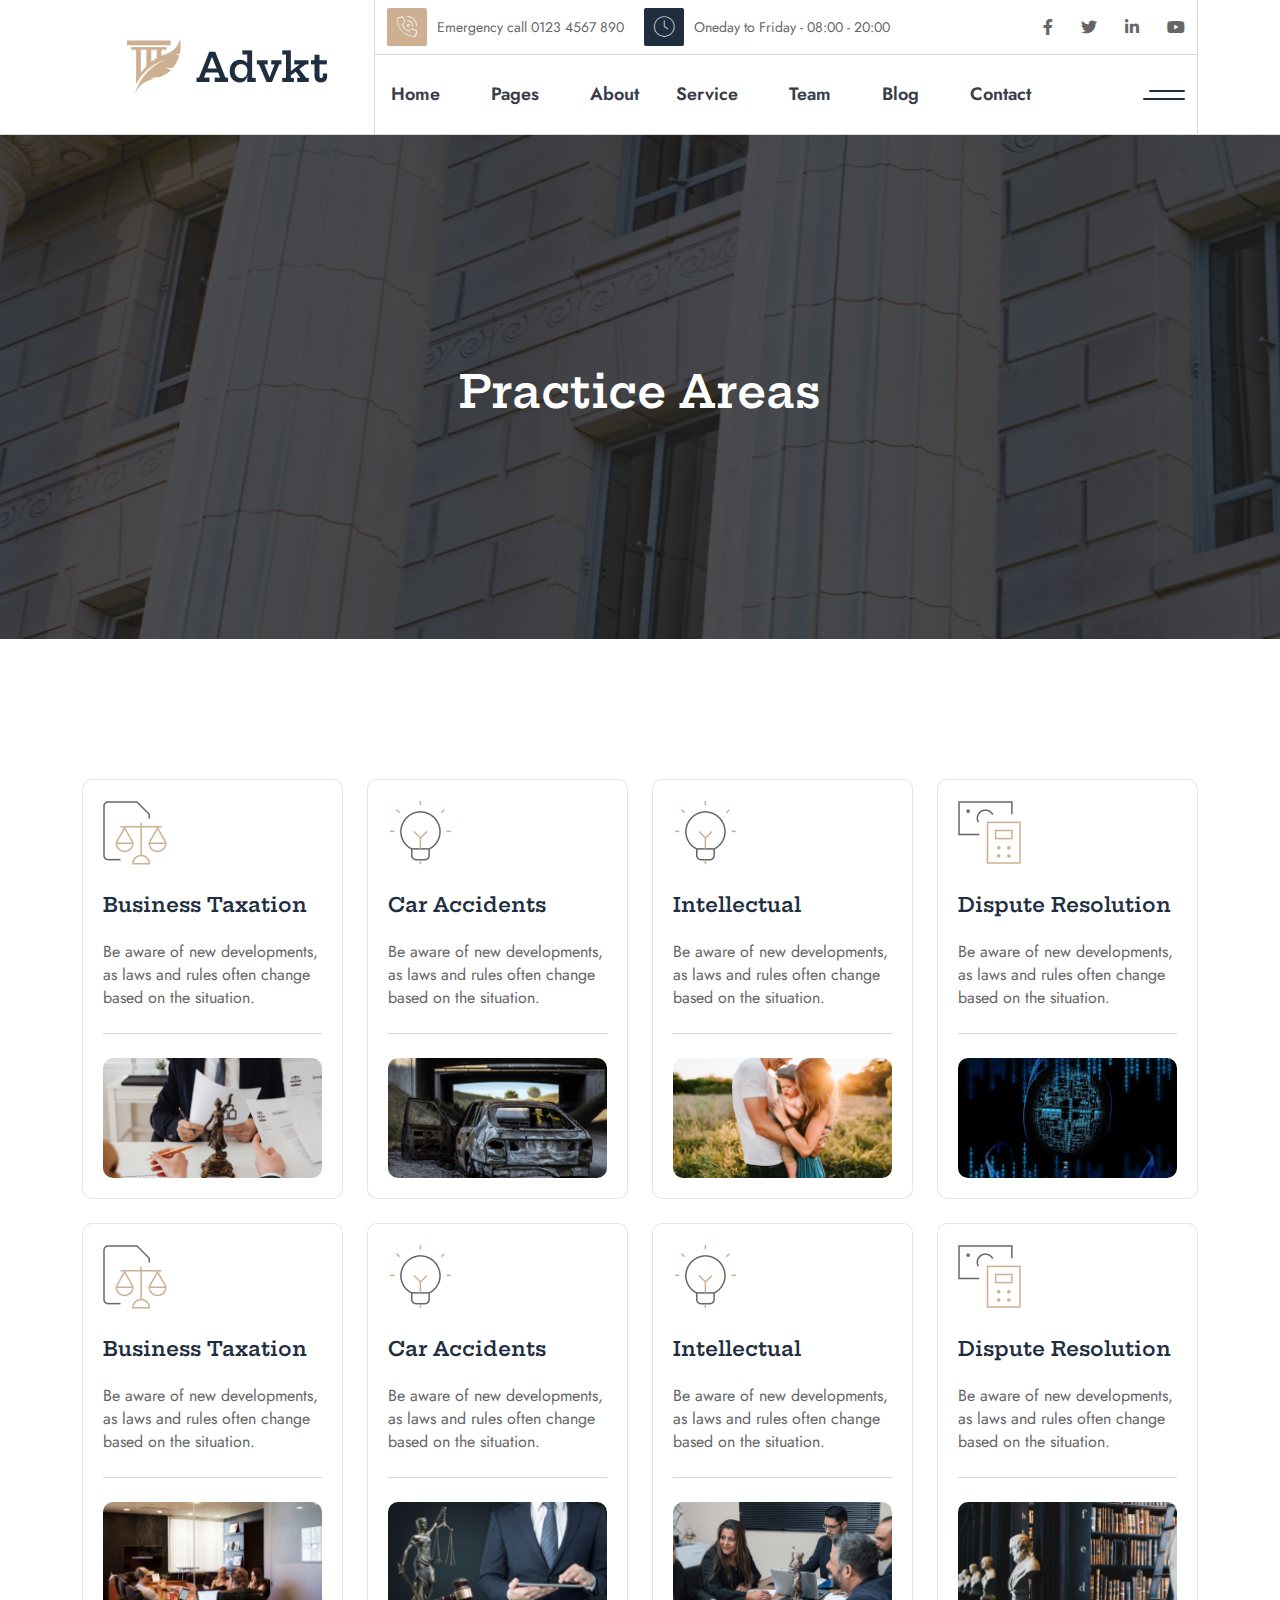
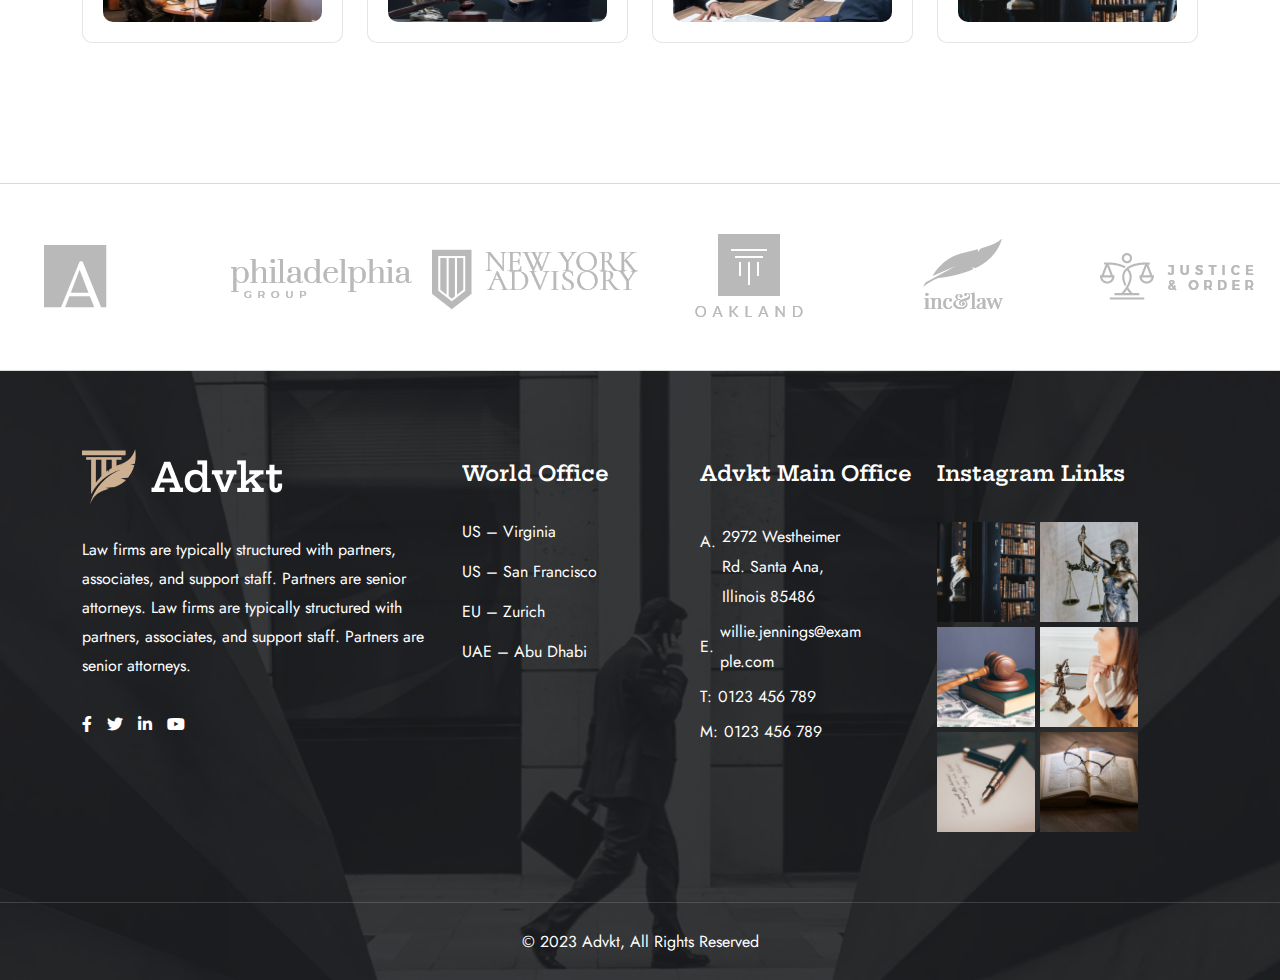
<file: service.html>
<!DOCTYPE html>
<html dir="ltr" lang="zxx">

<head>
    <meta name="viewport" content="width=device-width,initial-scale=1.0" />
    <meta charset="utf-8" />
    <meta name="description" content="Advkt - Lawyer Attorney & Law Firm HTML5 Template" />
    <meta name="keywords"
          content="advocate, attorney, attorney website, attorneys, barrister, business, corporate, law, law firm, law office, lawyer, lawyer theme, legal, legal services, notary" />
    <meta name="author" content="BoomDevs" />

    <title>Advkt - Lawyer Attorney & Law Firm HTML5 Template</title>

    <link rel="icon" type="image/png" href="images/logo/favicon.png" />

    <link rel="apple-touch-icon" href="images/logo/apple-touch-icon.png" />
    <link rel="apple-touch-icon" sizes="57x57" href="images/logo/apple-touch-icon-57x57.png" />
    <link rel="apple-touch-icon" sizes="72x72" href="images/logo/apple-touch-icon-72x72.png" />
    <link rel="apple-touch-icon" sizes="76x76" href="images/logo/apple-touch-icon-76x76.png" />
    <link rel="apple-touch-icon" sizes="114x114" href="images/logo/apple-touch-icon-114x114.png" />
    <link rel="apple-touch-icon" sizes="120x120" href="images/logo/apple-touch-icon-120x120.png" />
    <link rel="apple-touch-icon" sizes="144x144" href="images/logo/apple-touch-icon-144x144.png" />
    <link rel="apple-touch-icon" sizes="152x152" href="images/logo/apple-touch-icon-152x152.png" />
    <link rel="apple-touch-icon" sizes="180x180" href="images/logo/apple-touch-icon-180x180.png" />

    <link rel="preconnect" href="https://fonts.googleapis.com">
    <link rel="preconnect" href="https://fonts.gstatic.com" crossorigin>
    <link href="https://fonts.googleapis.com/css2?family=Hepta+Slab:wght@400;500;600;700&family=Jost:wght@400;500;600;700&display=swap" rel="stylesheet">


    <link rel="stylesheet" href="css/bootstrap.min.css" />
    <link rel="stylesheet" href="css/fontawesome.min.css" />
    <link rel="stylesheet" href="css/magnific-popup.css" />
    <link rel="stylesheet" href="css/slick.min.css" />
    <link rel="stylesheet" href="css/meanmenu.min.css" />
    <link rel="stylesheet" href="css/nice-select.min.css" />
    <link rel="stylesheet" href="css/animate.min.css" />
    <link rel="stylesheet" href="css/style.css" />

    <!--[if lt IE 9]>
    <script src="https://oss.maxcdn.com/html5shiv/3.7.2/html5shiv.min.js"></script>
    <script src="https://oss.maxcdn.com/respond/1.4.2/respond.min.js"></script>
    <![endif]-->
</head>

<body>
<!-- Preloader Start !-->
<!-- <div id="preloader">
    <div id="preloader-status" style="background-image: url('images/icon/preeloader.gif')"></div>
</div> -->
<!-- Preloader End !-->
<!-- Header Start !-->
<header class="header-area style-3">
    <div class="container">
        <div class="row">
            <div class="col-12">
                <div class="header-area-wrapper">
                    <div class="logo-wrapper">
                        <div class="logo">
                            <a href="index.html" class="standard-logo">
                                <img src="images/logo/black-logo.png" alt="logo" />
                            </a>
                        </div>
                    </div>
                    <div class="header-wrapper">
                        <!-- Header Top Start -->
                        <div class="header-top">
                            <div class="container">
                                <div class="row">
                                    <div class="col-12 d-flex align-items-center justify-content-between">
                                        <div class="header-top-info">
                                            <div class="header-contact-info">
                          <span>
                              <span class="contact-info-item">
                                  <span class="icon">
                                      <i class="fa-thin fa-phone-volume"></i>
                                  </span>
                                 Emergency call 0123 4567 890
                              </span>
                          </span>
                                                <span>
                              <span class="contact-info-item">
                                  <span class="icon">
                                     <i class="fa-thin fa-clock"></i>
                                  </span>
                                 Oneday to Friday - 08:00 - 20:00
                              </span>
                          </span>
                                            </div>
                                        </div>
                                        <div class="header-social-wrapper">
                                            <div class="social-profile">
                                                <a href="#"><i class="fa-brands fa-facebook-f"></i></a>
                                                <a href="#"><i class="fa-brands fa-twitter"></i></a>
                                                <a href="#"><i class="fa-brands fa-linkedin-in"></i></a>
                                                <a href="#"><i class="fa-brands fa-youtube"></i></a>
                                            </div>
                                        </div>
                                    </div>
                                </div>
                            </div>
                        </div>
                        <!-- Header Top End -->
                        <!-- Header Nav Menu Start -->
                        <div class="header-menu-area">
                            <div class="container pl-0">
                                <div class="row">
                                    <div class="col-12">
                                        <div class="main-menu-wrapper">
                                            <div class="menu d-inline-block">
                                                <nav id="main-menu" class="main-menu">
                                                    <ul>
                                                        <li class="dropdown active">
                                                            <a href="index.html">Home</a>
                                                            <ul>
                                                                <li><a href="index.html">Home Page 1</a></li>
                                                                <li><a href="index-2.html">Home Page 2</a></li>

                                                            </ul>
                                                        </li>
                                                        <li class="dropdown">
                                                            <a href="#">Pages</a>
                                                            <ul class="submenu">
                                                                <li><a href="faq.html">Faq Page</a></li>
                                                                <li><a href="carrier.html">carrier Page</a></li>
                                                                <li><a href="get-in-touch.html">Get In Touch Page</a></li>
                                                            </ul>
                                                        </li>
                                                        <li><a href="about.html">About</a></li>
                                                        <li class="dropdown">
                                                            <a href="#">Service</a>
                                                            <ul class="submenu">
                                                                <li><a href="service.html">Service Page</a></li>
                                                                <li><a href="service-details.html">Service Details Page</a></li>
                                                            </ul>
                                                        </li>
                                                        <li class="dropdown">
                                                            <a href="#">Team</a>
                                                            <ul class="submenu">
                                                                <li><a href="team.html">Team Page</a></li>
                                                                <li><a href="team-member.html">Team Member Page</a></li>
                                                                <li><a href="team-details.html">Team Details Page</a></li>
                                                            </ul>
                                                        </li>
                                                        <li class="dropdown">
                                                            <a href="blog.html">Blog</a>
                                                            <ul class="submenu">
                                                                <li><a href="blog.html">Blog Page</a></li>
                                                                <li><a href="blog-details.html">Blog Details Page</a></li>
                                                            </ul>
                                                        </li>
                                                        <li><a href="get-in-touch.html">Contact</a></li>
                                                    </ul>
                                                </nav>
                                            </div>
                                            <!-- Header Search Button Start !-->
                                            <div class="search-btn-with-btn">
                                                <div class="search-btn-wrapper">
                                                    <a href="#" class="search-btn">
                                                        <span class="search-bar"></span>
                                                    </a>
                                                </div>
                                            </div>
                                            <!-- Header Search Button End !-->
                                            <!-- Mobile Menu Toggle Button Start !-->
                                            <div class="mobile-menu-bar d-lg-none text-end">
                                                <a href="#" class="mobile-menu-toggle-btn"><i class="fal fa-bars"></i></a>
                                            </div>
                                            <!-- Mobile Menu Toggle Button End !-->
                                        </div>
                                    </div>
                                </div>
                            </div>
                        </div>
                        <!-- Header Nav Menu End -->
                    </div>
                    <div class="header-cta-btn">
                        <div class="phone-number-wrapper">
                            <span class="telephone-number">(012) 3456 789</span>
                            <span class="text">Call Us For Free Consultation</span>
                        </div>
                        <div class="cta-btn-wrapper">
                            <a href="#" class="theme-btn cta-btn">Free Consultation</a>
                        </div>
                    </div>
                </div>
            </div>
        </div>
    </div>
</header>
<!-- Header End !-->
    <!-- Menu Sidebar Section Start -->
    <div class="menu-sidebar-area">
        <div class="menu-sidebar-wrapper">
            <div class="menu-sidebar-close">
                <button class="menu-sidebar-close-btn" id="menu_sidebar_close_btn">
                    <i class="fal fa-times"></i>
                </button>
            </div>
            <div class="menu-sidebar-content">
                <div class="menu-sidebar-logo">
                    <a href="index.html">
                        <img src="images/logo/black-logo.png" alt="logo" />
                    </a>
                </div>
                <div class="mobile-nav-menu"></div>
                <div class="menu-sidebar-content">

                    <div class="menu-sidebar-single-widget">
                        <div class="header-contact-info">
                            <p>Although we are located in Brooklyn, our maritime lawyers are proud to help the injured throughout the nation, including workers who were working in foreign waters at the time of the incident go up against the largest offshore companies and win</p>
                        </div>
                    </div>
                    <div class="menu-sidebar-single-widget">
                        <h5 class="menu-sidebar-title">Contact Info</h5>
                        <div class="header-contact-info">
                            <span><i class="fa-solid fa-location-dot"></i>20, Bordeshi, New York, US</span>
                            <span><a href="mailto:hello@advkt.com"><i
                                        class="fa-regular fa-envelope"></i>hello@advkt.com</a> </span>
                            <span><a href="tel:+123-456-7890"><i class="fa-solid fa-phone"></i>+123-456-7890</a></span>
                        </div>
                        <div class="social-profile">
                            <a href="#"><i class="fa-brands fa-facebook-f"></i></a>
                            <a href="#"><i class="fa-brands fa-twitter"></i></a>
                            <a href="#"><i class="fa-brands fa-linkedin-in"></i></a>
                            <a href="#"><i class="fa-brands fa-youtube"></i></a>
                        </div>
                    </div>
                </div>
            </div>
        </div>
    </div>
    <!-- Menu Sidebar Section Start -->
    <div class="body-overlay"></div>

<!-- Page Header Start !-->
<div class="page-breadcrumb-area page-bg" style="background-image: url('images/section-bg/page-header.jpg');">
    <div class="page-overlay"></div>
    <div class="container">
        <div class="row">
            <div class="col-md-12">
                <div class="breadcrumb-wrapper">
                    <div class="page-heading">
                        <h3 class="page-title">Practice Areas</h3>
                    </div>
                    
                </div>
            </div>
        </div>
    </div>
</div>
<!-- Page Header End !-->

    <!-- Feature Area Start-->
    <div class="feature-area style-2">
        <div class="container">
            <div class="row gy-4">
                <div class="col-md-6 col-lg-3">
                    <!-- single info-card start -->
                    <div class="info-card ">
                        <div class="info-card-inner">
                            <div class="content-wrapper">
                                <div class="title-wrapper">
                                    <div class="icon">
                                        <img src="images/icon/feature-one/feature-5.png" alt="icon" />
                                    </div>
                                    <h2 class="title">Business Taxation</h2>
                                </div>
                                <div class="content">
                                    <p class="desc">Be aware of new developments, as laws and rules often change based on the situation. </p>
                                </div>
                                <div class="thumbnail-wrapper">
                                    <div class="thumbnail-inner">
                                        <img src="images/feature-img/img-1.jpg" alt="image" />
                                    </div>
                                </div>
                                <div class="btn-wrapper">
                                    <a href="#">
                                        <i class="fa-sharp fa-solid fa-period"></i>
                                        <i class="fa-sharp fa-solid fa-period"></i>
                                        <i class="fa-sharp fa-solid fa-period"></i>
                                        <i class="fa-sharp fa-solid fa-period"></i>
                                    </a>
                                </div>
                            </div>
                        </div>
                    </div>
                    <!-- single info-card End-->
                </div>
                <div class="col-md-6 col-lg-3">
                    <!-- single info-card start -->
                    <div class="info-card ">
                        <div class="info-card-inner">
                            <div class="content-wrapper">
                                <div class="title-wrapper">
                                    <div class="icon">
                                        <img src="images/icon/feature-one/feature-4.png" alt="icon" />
                                    </div>
                                    <h2 class="title">Car Accidents</h2>
                                </div>
                                <div class="content">
                                    <p class="desc">Be aware of new developments, as laws and rules often change based on the situation. </p>
                                </div>
                                <div class="thumbnail-wrapper">
                                    <div class="thumbnail-inner">
                                        <img src="images/feature-img/img-2.jpg" alt="image" />
                                    </div>
                                </div>
                                <div class="btn-wrapper">
                                    <a href="#">
                                        <i class="fa-sharp fa-solid fa-period"></i>
                                        <i class="fa-sharp fa-solid fa-period"></i>
                                        <i class="fa-sharp fa-solid fa-period"></i>
                                        <i class="fa-sharp fa-solid fa-period"></i>
                                    </a>
                                </div>
                            </div>
                        </div>
                    </div>
                    <!-- single info-card End-->
                </div>
                <div class="col-md-6 col-lg-3">
                    <!-- single info-card start -->
                    <div class="info-card ">
                        <div class="info-card-inner">
                            <div class="content-wrapper">
                                <div class="title-wrapper">
                                    <div class="icon">
                                        <img src="images/icon/feature-one/feature-4.png" alt="icon" />
                                    </div>
                                    <h2 class="title">Intellectual</h2>
                                </div>
                                <div class="content">
                                    <p class="desc">Be aware of new developments, as laws and rules often change based on the situation. </p>
                                </div>
                                <div class="thumbnail-wrapper">
                                    <div class="thumbnail-inner">
                                        <img src="images/feature-img/img-3.jpg" alt="image" />
                                    </div>
                                </div>
                                <div class="btn-wrapper">
                                    <a href="#">
                                        <i class="fa-sharp fa-solid fa-period"></i>
                                        <i class="fa-sharp fa-solid fa-period"></i>
                                        <i class="fa-sharp fa-solid fa-period"></i>
                                        <i class="fa-sharp fa-solid fa-period"></i>
                                    </a>
                                </div>
                            </div>
                        </div>
                    </div>
                    <!-- single info-card End-->
                </div>
                <div class="col-md-6 col-lg-3">
                    <!-- single info-card start -->
                    <div class="info-card ">
                        <div class="info-card-inner">
                            <div class="content-wrapper">
                                <div class="title-wrapper">
                                    <div class="icon">
                                        <img src="images/icon/feature-one/feature-6.png" alt="icon" />
                                    </div>
                                    <h2 class="title">Dispute Resolution</h2>
                                </div>
                                <div class="content">
                                    <p class="desc">Be aware of new developments, as laws and rules often change based on the situation.</p>
                                </div>
                                <div class="thumbnail-wrapper">
                                    <div class="thumbnail-inner">
                                        <img src="images/feature-img/img-4.jpg" alt="image" />
                                    </div>
                                </div>
                                <div class="btn-wrapper">
                                    <a href="#">
                                        <i class="fa-sharp fa-solid fa-period"></i>
                                        <i class="fa-sharp fa-solid fa-period"></i>
                                        <i class="fa-sharp fa-solid fa-period"></i>
                                        <i class="fa-sharp fa-solid fa-period"></i>
                                    </a>
                                </div>
                            </div>
                        </div>
                    </div>
                    <!-- single info-card End-->
                </div>
                <div class="col-md-6 col-lg-3">
                    <!-- single info-card start -->
                    <div class="info-card ">
                        <div class="info-card-inner">
                            <div class="content-wrapper">
                                <div class="title-wrapper">
                                    <div class="icon">
                                        <img src="images/icon/feature-one/feature-5.png" alt="icon" />
                                    </div>
                                    <h2 class="title">Business Taxation</h2>
                                </div>
                                <div class="content">
                                    <p class="desc">Be aware of new developments, as laws and rules often change based on the situation. </p>
                                </div>
                                <div class="thumbnail-wrapper">
                                    <div class="thumbnail-inner">
                                        <img src="images/feature-img/img-5.jpg" alt="image" />
                                    </div>
                                </div>
                                <div class="btn-wrapper">
                                    <a href="#">
                                        <i class="fa-sharp fa-solid fa-period"></i>
                                        <i class="fa-sharp fa-solid fa-period"></i>
                                        <i class="fa-sharp fa-solid fa-period"></i>
                                        <i class="fa-sharp fa-solid fa-period"></i>
                                    </a>
                                </div>
                            </div>
                        </div>
                    </div>
                    <!-- single info-card End-->
                </div>
                <div class="col-md-6 col-lg-3">
                    <!-- single info-card start -->
                    <div class="info-card ">
                        <div class="info-card-inner">
                            <div class="content-wrapper">
                                <div class="title-wrapper">
                                    <div class="icon">
                                        <img src="images/icon/feature-one/feature-4.png" alt="icon" />
                                    </div>
                                    <h2 class="title">Car Accidents</h2>
                                </div>
                                <div class="content">
                                    <p class="desc">Be aware of new developments, as laws and rules often change based on the situation. </p>
                                </div>
                                <div class="thumbnail-wrapper">
                                    <div class="thumbnail-inner">
                                        <img src="images/feature-img/img-6.jpg" alt="image" />
                                    </div>
                                </div>
                                <div class="btn-wrapper">
                                    <a href="#">
                                        <i class="fa-sharp fa-solid fa-period"></i>
                                        <i class="fa-sharp fa-solid fa-period"></i>
                                        <i class="fa-sharp fa-solid fa-period"></i>
                                        <i class="fa-sharp fa-solid fa-period"></i>
                                    </a>
                                </div>
                            </div>
                        </div>
                    </div>
                    <!-- single info-card End-->
                </div>
                <div class="col-md-6 col-lg-3">
                    <!-- single info-card start -->
                    <div class="info-card ">
                        <div class="info-card-inner">
                            <div class="content-wrapper">
                                <div class="title-wrapper">
                                    <div class="icon">
                                        <img src="images/icon/feature-one/feature-4.png" alt="icon" />
                                    </div>
                                    <h2 class="title">Intellectual</h2>
                                </div>
                                <div class="content">
                                    <p class="desc">Be aware of new developments, as laws and rules often change based on the situation. </p>
                                </div>
                                <div class="thumbnail-wrapper">
                                    <div class="thumbnail-inner">
                                        <img src="images/feature-img/img-7.jpg" alt="image" />
                                    </div>
                                </div>
                                <div class="btn-wrapper">
                                    <a href="#">
                                        <i class="fa-sharp fa-solid fa-period"></i>
                                        <i class="fa-sharp fa-solid fa-period"></i>
                                        <i class="fa-sharp fa-solid fa-period"></i>
                                        <i class="fa-sharp fa-solid fa-period"></i>
                                    </a>
                                </div>
                            </div>
                        </div>
                    </div>
                    <!-- single info-card End-->
                </div>
                <div class="col-md-6 col-lg-3">
                    <!-- single info-card start -->
                    <div class="info-card ">
                        <div class="info-card-inner">
                            <div class="content-wrapper">
                                <div class="title-wrapper">
                                    <div class="icon">
                                        <img src="images/icon/feature-one/feature-6.png" alt="icon" />
                                    </div>
                                    <h2 class="title">Dispute Resolution</h2>
                                </div>
                                <div class="content">
                                    <p class="desc">Be aware of new developments, as laws and rules often change based on the situation.</p>
                                </div>
                                <div class="thumbnail-wrapper">
                                    <div class="thumbnail-inner">
                                        <img src="images/feature-img/img-8.jpg" alt="image" />
                                    </div>
                                </div>
                                <div class="btn-wrapper">
                                    <a href="#">
                                        <i class="fa-sharp fa-solid fa-period"></i>
                                        <i class="fa-sharp fa-solid fa-period"></i>
                                        <i class="fa-sharp fa-solid fa-period"></i>
                                        <i class="fa-sharp fa-solid fa-period"></i>
                                    </a>
                                </div>
                            </div>
                        </div>
                    </div>
                    <!-- single info-card End-->
                </div>
            </div>
        </div>
    </div>
    <!-- Feature Area End !-->

    <!-- Brand Slider Area Start -->
    <div class="brand-slider-area p-0">
        <div class="container-fluid p-0">
          <div class="client-logo-slider-wrapper">
            <div class="slick-item">
              <div class="client-logo-wrapper">
                <div class="client-logo">
                  <img src="images/brand-logo/brand-logo-2/logo-1.png" alt="logo" />
                </div>
              </div>
            </div>
            <div class="slick-item">
              <div class="client-logo-wrapper">
                <div class="client-logo">
                  <img src="images/brand-logo/brand-logo-2/logo-2.png" alt="logo" />
                </div>
              </div>
            </div>
            <div class="slick-item">
              <div class="client-logo-wrapper">
                <div class="client-logo">
                  <img src="images/brand-logo/brand-logo-2/logo-3.png" alt="logo" />
                </div>
              </div>
            </div>
            <div class="slick-item">
              <div class="client-logo-wrapper">
                <div class="client-logo">
                  <img src="images/brand-logo/brand-logo-2/logo-4.png" alt="logo" />
                </div>
              </div>
            </div>
            <div class="slick-item">
              <div class="client-logo-wrapper">
                <div class="client-logo">
                  <img src="images/brand-logo/brand-logo-2/logo-5.png" alt="logo" />
                </div>
              </div>
            </div>
            <div class="slick-item">
              <div class="client-logo-wrapper">
                <div class="client-logo">
                  <img src="images/brand-logo/brand-logo-2/logo-6.png" alt="logo" />
                </div>
              </div>
            </div>
            <div class="slick-item">
              <div class="client-logo-wrapper">
                <div class="client-logo">
                  <img src="images/brand-logo/brand-logo-2/logo-1.png" alt="logo" />
                </div>
              </div>
            </div>
            <div class="slick-item">
              <div class="client-logo-wrapper">
                <div class="client-logo">
                  <img src="images/brand-logo/brand-logo-2/logo-2.png" alt="logo" />
                </div>
              </div>
            </div>
            <div class="slick-item">
              <div class="client-logo-wrapper">
                <div class="client-logo">
                  <img src="images/brand-logo/brand-logo-2/logo-3.png" alt="logo" />
                </div>
              </div>
            </div>
            <div class="slick-item">
              <div class="client-logo-wrapper">
                <div class="client-logo">
                  <img src="images/brand-logo/brand-logo-2/logo-4.png" alt="logo" />
                </div>
              </div>
            </div>
            <div class="slick-item">
              <div class="client-logo-wrapper">
                <div class="client-logo">
                  <img src="images/brand-logo/brand-logo-2/logo-5.png" alt="logo" />
                </div>
              </div>
            </div>
            <div class="slick-item">
              <div class="client-logo-wrapper">
                <div class="client-logo">
                  <img src="images/brand-logo/brand-logo-2/logo-6.png" alt="logo" />
                </div>
              </div>
            </div>

          </div>
        </div>
    </div>
    <!-- Brand Slider Area End -->

<!--- Start Footer !-->
<footer class="footer style-2 background-black" style="background-image: url('images/section-bg/footer-bg-2.jpg')">
    <div class="overlay"></div>
    <div class="footer-sec">
        <div class="container">
            <div class="row">
                <div class="col-xxl-4 col-xl-4 col-lg-4 col-md-6">
                    <div class="footer-widget">
                        <div class="footer-widget-info">
                            <div class="footer-logo">
                                <a href="index.html"><img src="images/logo/footer-logo-white.png" alt="Footer Logo"></a>
                            </div>
                            <p>Law firms are typically structured with partners, associates, and support staff. Partners are senior attorneys. Law firms are typically structured with partners, associates, and support staff. Partners are senior attorneys. </p>
                            <div class="social-profile">
                                <a href="#"><i class="fa-brands fa-facebook-f"></i></a>
                                <a href="#"><i class="fa-brands fa-twitter"></i></a>
                                <a href="#"><i class="fa-brands fa-linkedin-in"></i></a>
                                <a href="#"><i class="fa-brands fa-youtube"></i></a>
                            </div>
                        </div>
                    </div>

                </div>
                <div class="col-xxl-5 col-xl-5 col-lg-7">
                    <div class="row justify-content-lg-center widget-menu-wrapper">
                        <div class="col-lg-6 col-md-6">
                            <div class="footer-widget widget_nav_menu">
                                <h2 class="footer-widget-title">World Office</h2>
                                <ul>
                                    <li><a href="#">US – Virginia</a></li>
                                    <li><a href="#">US – San Francisco</a></li>
                                    <li><a href="#">EU – Zurich</a></li>
                                    <li><a href="#">UAE – Abu Dhabi</a></li>
                                </ul>
                            </div>
                        </div>
                        <div class="col-lg-6 col-md-6">
                            <div class="footer-widget">
                                <h2 class="footer-widget-title">Advkt Main Office</h2>
                                <div class="footer-widget-info">
                                    <div class="footer-widget-contact">
                                        <div class="footer-contact">
                                            <ul>
                                                <li>
                                                    <div class="contact-icon">A.</div>
                                                    <div class="contact-text">
                                                        <span>2972 Westheimer Rd. Santa Ana, Illinois 85486 </span>
                                                    </div>
                                                </li>
                                                <li>
                                                    <div class="contact-icon">E.</div>
                                                    <div class="contact-text">
                                                        <a href="mailto:willie.jennings@example.com"><span>willie.jennings@example.com</span></a>
                                                    </div>
                                                </li>
                                                <li>
                                                    <div class="contact-icon">T:</div>
                                                    <div class="contact-text">
                                                        <a href="tel:+0123456789">0123 456 789</a>
                                                    </div>
                                                </li>
                                                <li>
                                                    <div class="contact-icon">M:</div>
                                                    <div class="contact-text">
                                                        <a href="tel:+0123456789">0123 456 789</a>
                                                    </div>
                                                </li>
                                            </ul>
                                        </div>
                                    </div>
                                </div>
                            </div>
                        </div>
                    </div>
                </div>
                <div class="col-xxl-3 col-xl-3 col-lg-3 col-md-6">
                    <div class="footer-widget">
                        <h2 class="footer-widget-title">Instagram Links</h2>
                        <div class="widget-instagram-feed">
                            <div class="single-instagram-feed">
                                <img src="images/instagram/instagram-1.jpg" alt="instagram photo" />
                            </div>
                            <div class="single-instagram-feed">
                                <img src="images/instagram/instagram-2.jpg" alt="instagram photo" />
                            </div>
                            <div class="single-instagram-feed">
                                <img src="images/instagram/instagram-3.jpg" alt="instagram photo" />
                            </div>
                            <div class="single-instagram-feed">
                                <img src="images/instagram/instagram-4.jpg" alt="instagram photo" />
                            </div>
                            <div class="single-instagram-feed">
                                <img src="images/instagram/instagram-5.jpg" alt="instagram photo" />
                            </div>
                            <div class="single-instagram-feed">
                                <img src="images/instagram/instagram-6.jpg" alt="instagram photo" />
                            </div>
                        </div>
                    </div>
                </div>
            </div>
        </div>
    </div>
    <div class="footer-bottom-area">
        <div class="container">
            <div class="row">
                <div class="col-12">
                    <div class="footer-bottom-wrapper">
                        <div class="copyright-text">
                            <p>&copy; 2023 Advkt, All Rights Reserved</p>
                        </div>
                    </div>
                </div>
            </div>
        </div>
    </div>
</footer>
<!--- End Footer !-->


<!-- Scroll Up Section Start -->
<div id="scrollTop" class="scrollup-wrapper">
    <div class="scrollup-btn">
        <i class="fa-regular fa-angle-up"></i>
    </div>
</div>
<!-- Scroll Up Section End -->
<script src="js/jquery.min.js"></script>
<script src="js/bootstrap.min.js"></script>
<script src="js/jquery.nice-select.min.js"></script>
<script src="js/slick.min.js"></script>
<script src="js/jquery.counterup.min.js"></script>
<script src="js/waypoints.js"></script>
<script src="js/jquery.meanmenu.min.js"></script>
<script src="js/jquery.magnific-popup.min.js"></script>
<script src="js/inview.min.js"></script>
<script src="js/wow.min.js"></script>
<script src="js/tilt.jquery.min.js"></script>
<script src="js/isotope.min.js"></script>
<script src="js/jquery.imagesloaded.min.js"></script>
<script src="js/jquery.lettering.min.js"></script>
<script src="js/circletype.min.js"></script>
<script src="js/simpleParallax.min.js"></script>
    <script src="js/custom-slider.js"></script>
    <script src="js/custom.js"></script>
</body>

</html>
</file>
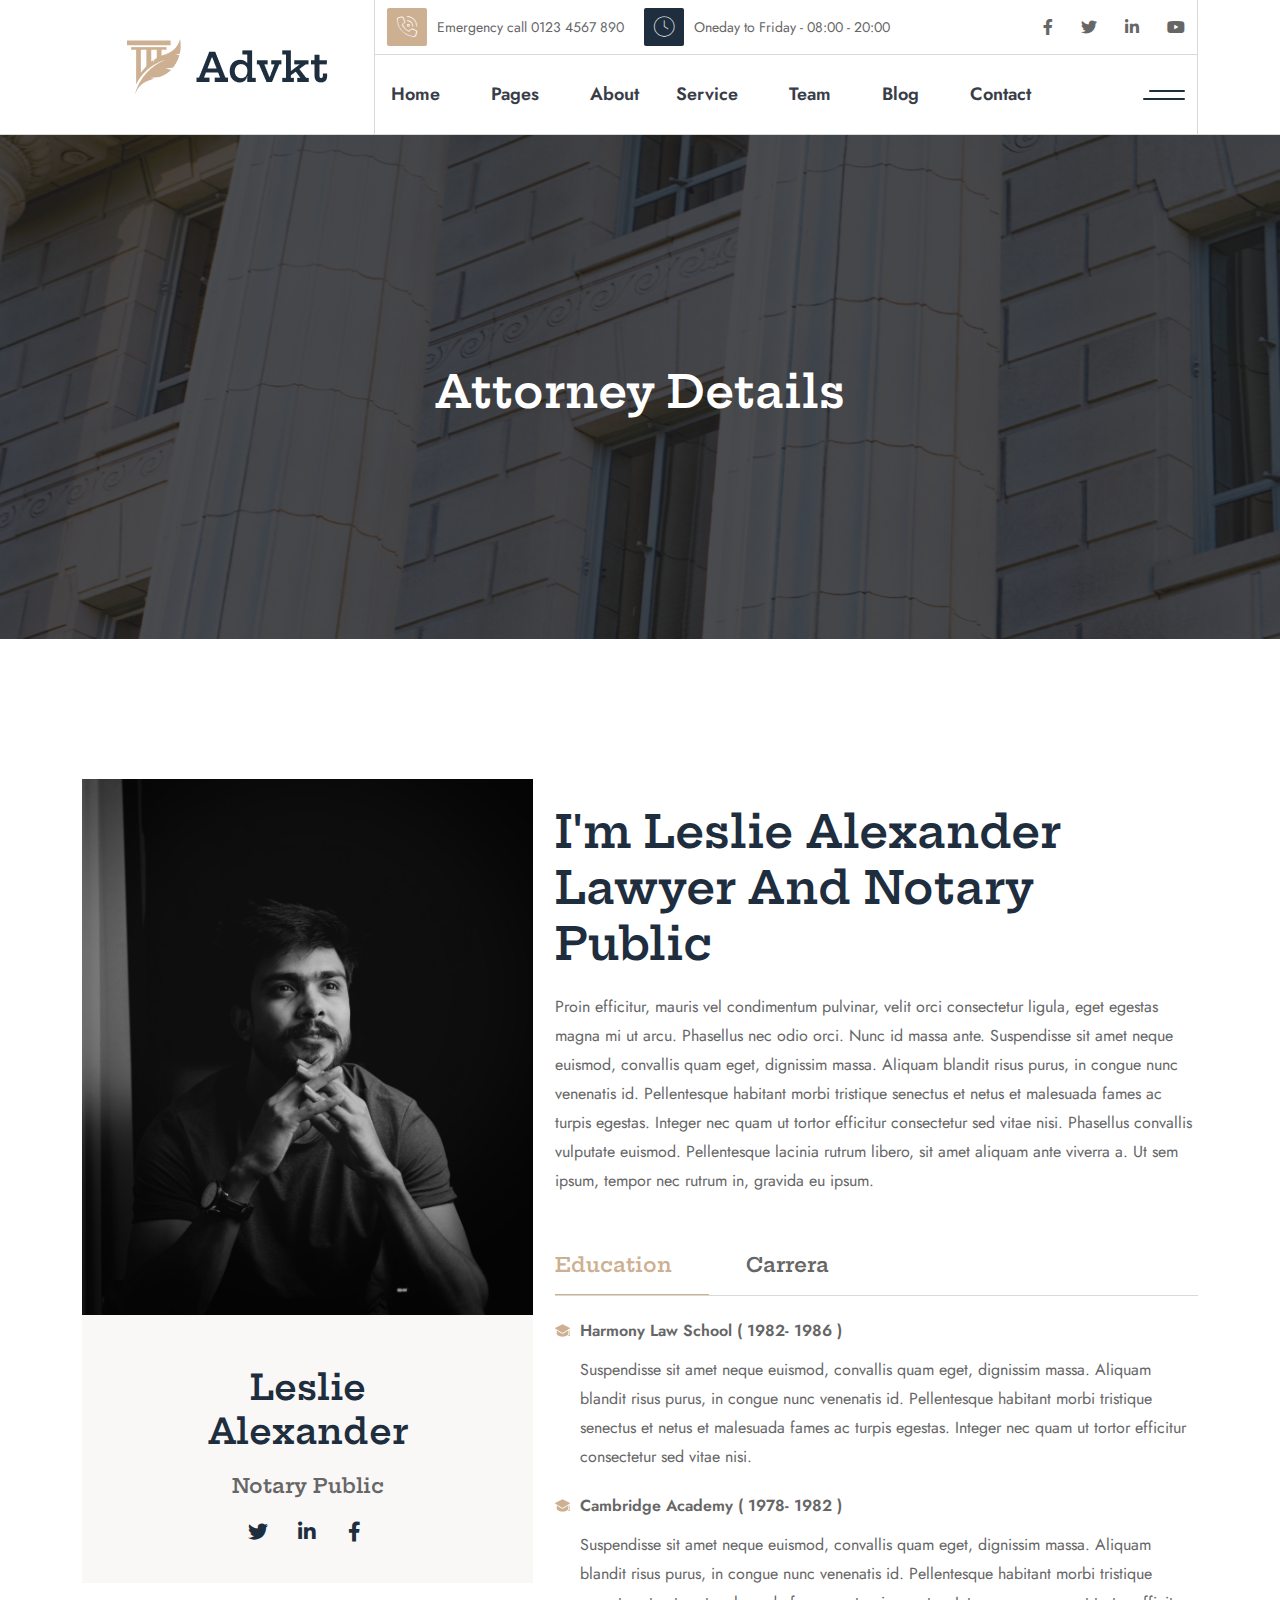
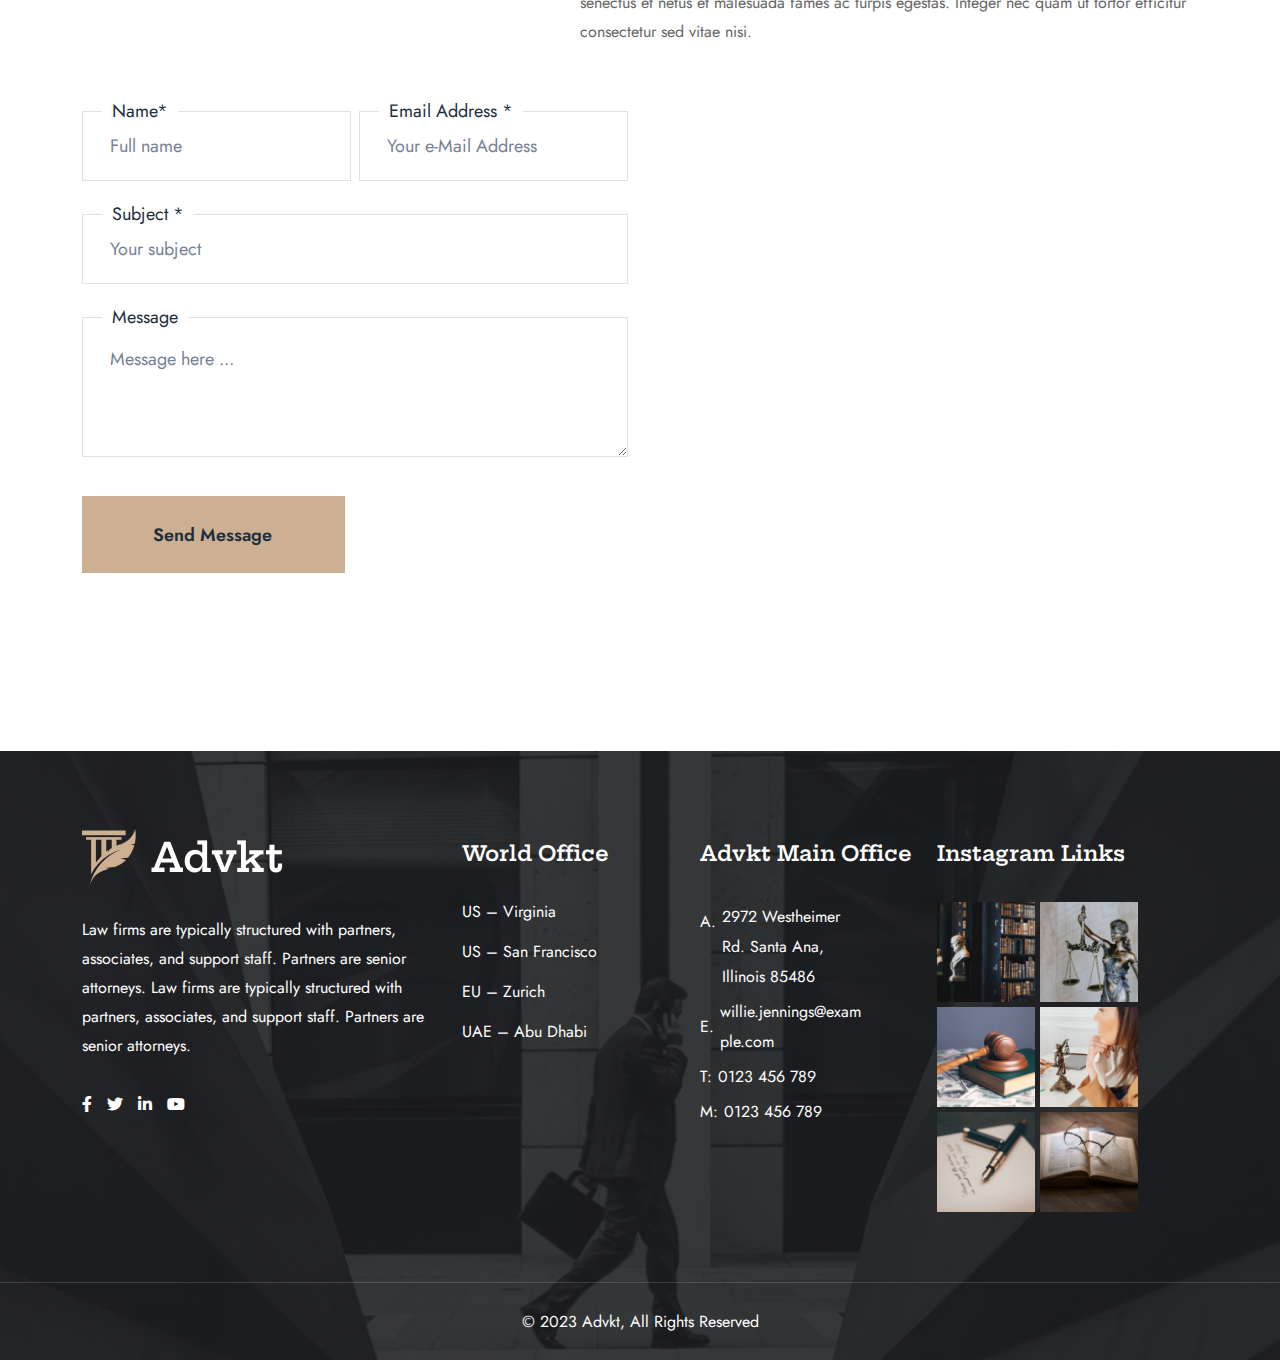
<file: team-details.html>
<!DOCTYPE html>
<html dir="ltr" lang="zxx">

<head>
    <meta name="viewport" content="width=device-width,initial-scale=1.0" />
    <meta charset="utf-8" />
    <meta name="description" content="Advkt - Lawyer Attorney & Law Firm HTML5 Template" />
    <meta name="keywords"
          content="advocate, attorney, attorney website, attorneys, barrister, business, corporate, law, law firm, law office, lawyer, lawyer theme, legal, legal services, notary" />
    <meta name="author" content="BoomDevs" />

    <title>Advkt - Lawyer Attorney & Law Firm HTML5 Template</title>

    <link rel="icon" type="image/png" href="images/logo/favicon.png" />

    <link rel="apple-touch-icon" href="images/logo/apple-touch-icon.png" />
    <link rel="apple-touch-icon" sizes="57x57" href="images/logo/apple-touch-icon-57x57.png" />
    <link rel="apple-touch-icon" sizes="72x72" href="images/logo/apple-touch-icon-72x72.png" />
    <link rel="apple-touch-icon" sizes="76x76" href="images/logo/apple-touch-icon-76x76.png" />
    <link rel="apple-touch-icon" sizes="114x114" href="images/logo/apple-touch-icon-114x114.png" />
    <link rel="apple-touch-icon" sizes="120x120" href="images/logo/apple-touch-icon-120x120.png" />
    <link rel="apple-touch-icon" sizes="144x144" href="images/logo/apple-touch-icon-144x144.png" />
    <link rel="apple-touch-icon" sizes="152x152" href="images/logo/apple-touch-icon-152x152.png" />
    <link rel="apple-touch-icon" sizes="180x180" href="images/logo/apple-touch-icon-180x180.png" />

    <link rel="preconnect" href="https://fonts.googleapis.com">
    <link rel="preconnect" href="https://fonts.gstatic.com" crossorigin>
    <link href="https://fonts.googleapis.com/css2?family=Hepta+Slab:wght@400;500;600;700&family=Jost:wght@400;500;600;700&display=swap" rel="stylesheet">


    <link rel="stylesheet" href="css/bootstrap.min.css" />
    <link rel="stylesheet" href="css/fontawesome.min.css" />
    <link rel="stylesheet" href="css/magnific-popup.css" />
    <link rel="stylesheet" href="css/slick.min.css" />
    <link rel="stylesheet" href="css/meanmenu.min.css" />
    <link rel="stylesheet" href="css/nice-select.min.css" />
    <link rel="stylesheet" href="css/animate.min.css" />
    <link rel="stylesheet" href="css/style.css" />

    <!--[if lt IE 9]>
    <script src="https://oss.maxcdn.com/html5shiv/3.7.2/html5shiv.min.js"></script>
    <script src="https://oss.maxcdn.com/respond/1.4.2/respond.min.js"></script>
    <![endif]-->
</head>

<body>
<!-- Preloader Start !-->
<!-- <div id="preloader">
    <div id="preloader-status" style="background-image: url('images/icon/preeloader.gif')"></div>
</div> -->
<!-- Preloader End !-->
<!-- Header Start !-->
<header class="header-area style-3">
    <div class="container">
        <div class="row">
            <div class="col-12">
                <div class="header-area-wrapper">
                    <div class="logo-wrapper">
                        <div class="logo">
                            <a href="index.html" class="standard-logo">
                                <img src="images/logo/black-logo.png" alt="logo" />
                            </a>
                        </div>
                    </div>
                    <div class="header-wrapper">
                        <!-- Header Top Start -->
                        <div class="header-top">
                            <div class="container">
                                <div class="row">
                                    <div class="col-12 d-flex align-items-center justify-content-between">
                                        <div class="header-top-info">
                                            <div class="header-contact-info">
                          <span>
                              <span class="contact-info-item">
                                  <span class="icon">
                                      <i class="fa-thin fa-phone-volume"></i>
                                  </span>
                                 Emergency call 0123 4567 890
                              </span>
                          </span>
                                                <span>
                              <span class="contact-info-item">
                                  <span class="icon">
                                     <i class="fa-thin fa-clock"></i>
                                  </span>
                                 Oneday to Friday - 08:00 - 20:00
                              </span>
                          </span>
                                            </div>
                                        </div>
                                        <div class="header-social-wrapper">
                                            <div class="social-profile">
                                                <a href="#"><i class="fa-brands fa-facebook-f"></i></a>
                                                <a href="#"><i class="fa-brands fa-twitter"></i></a>
                                                <a href="#"><i class="fa-brands fa-linkedin-in"></i></a>
                                                <a href="#"><i class="fa-brands fa-youtube"></i></a>
                                            </div>
                                        </div>
                                    </div>
                                </div>
                            </div>
                        </div>
                        <!-- Header Top End -->
                        <!-- Header Nav Menu Start -->
                        <div class="header-menu-area">
                            <div class="container pl-0">
                                <div class="row">
                                    <div class="col-12">
                                        <div class="main-menu-wrapper">
                                            <div class="menu d-inline-block">
                                                <nav id="main-menu" class="main-menu">
                                                    <ul>
                                                        <li class="dropdown active">
                                                            <a href="index.html">Home</a>
                                                            <ul>
                                                                <li><a href="index.html">Home Page 1</a></li>
                                                                <li><a href="index-2.html">Home Page 2</a></li>

                                                            </ul>
                                                        </li>
                                                        <li class="dropdown">
                                                            <a href="#">Pages</a>
                                                            <ul class="submenu">
                                                                <li><a href="faq.html">Faq Page</a></li>
                                                                <li><a href="carrier.html">carrier Page</a></li>
                                                                <li><a href="get-in-touch.html">Get In Touch Page</a></li>
                                                            </ul>
                                                        </li>
                                                        <li><a href="about.html">About</a></li>
                                                        <li class="dropdown">
                                                            <a href="#">Service</a>
                                                            <ul class="submenu">
                                                                <li><a href="service.html">Service Page</a></li>
                                                                <li><a href="service-details.html">Service Details Page</a></li>
                                                            </ul>
                                                        </li>
                                                        <li class="dropdown">
                                                            <a href="#">Team</a>
                                                            <ul class="submenu">
                                                                <li><a href="team.html">Team Page</a></li>
                                                                <li><a href="team-member.html">Team Member Page</a></li>
                                                                <li><a href="team-details.html">Team Details Page</a></li>
                                                            </ul>
                                                        </li>
                                                        <li class="dropdown">
                                                            <a href="blog.html">Blog</a>
                                                            <ul class="submenu">
                                                                <li><a href="blog.html">Blog Page</a></li>
                                                                <li><a href="blog-details.html">Blog Details Page</a></li>
                                                            </ul>
                                                        </li>
                                                        <li><a href="get-in-touch.html">Contact</a></li>
                                                    </ul>
                                                </nav>
                                            </div>
                                            <!-- Header Search Button Start !-->
                                            <div class="search-btn-with-btn">
                                                <div class="search-btn-wrapper">
                                                    <a href="#" class="search-btn">
                                                        <span class="search-bar"></span>
                                                    </a>
                                                </div>
                                            </div>
                                            <!-- Header Search Button End !-->
                                            <!-- Mobile Menu Toggle Button Start !-->
                                            <div class="mobile-menu-bar d-lg-none text-end">
                                                <a href="#" class="mobile-menu-toggle-btn"><i class="fal fa-bars"></i></a>
                                            </div>
                                            <!-- Mobile Menu Toggle Button End !-->
                                        </div>
                                    </div>
                                </div>
                            </div>
                        </div>
                        <!-- Header Nav Menu End -->
                    </div>
                    <div class="header-cta-btn">
                        <div class="phone-number-wrapper">
                            <span class="telephone-number">(012) 3456 789</span>
                            <span class="text">Call Us For Free Consultation</span>
                        </div>
                        <div class="cta-btn-wrapper">
                            <a href="#" class="theme-btn cta-btn">Free Consultation</a>
                        </div>
                    </div>
                </div>
            </div>
        </div>
    </div>
</header>
<!-- Header End !-->
    <!-- Menu Sidebar Section Start -->
    <div class="menu-sidebar-area">
        <div class="menu-sidebar-wrapper">
            <div class="menu-sidebar-close">
                <button class="menu-sidebar-close-btn" id="menu_sidebar_close_btn">
                    <i class="fal fa-times"></i>
                </button>
            </div>
            <div class="menu-sidebar-content">
                <div class="menu-sidebar-logo">
                    <a href="index.html">
                        <img src="images/logo/black-logo.png" alt="logo" />
                    </a>
                </div>
                <div class="mobile-nav-menu"></div>
                <div class="menu-sidebar-content">

                    <div class="menu-sidebar-single-widget">
                        <div class="header-contact-info">
                            <p>Although we are located in Brooklyn, our maritime lawyers are proud to help the injured throughout the nation, including workers who were working in foreign waters at the time of the incident go up against the largest offshore companies and win</p>
                        </div>
                    </div>
                    <div class="menu-sidebar-single-widget">
                        <h5 class="menu-sidebar-title">Contact Info</h5>
                        <div class="header-contact-info">
                            <span><i class="fa-solid fa-location-dot"></i>20, Bordeshi, New York, US</span>
                            <span><a href="mailto:hello@advkt.com"><i
                                        class="fa-regular fa-envelope"></i>hello@advkt.com</a> </span>
                            <span><a href="tel:+123-456-7890"><i class="fa-solid fa-phone"></i>+123-456-7890</a></span>
                        </div>
                        <div class="social-profile">
                            <a href="#"><i class="fa-brands fa-facebook-f"></i></a>
                            <a href="#"><i class="fa-brands fa-twitter"></i></a>
                            <a href="#"><i class="fa-brands fa-linkedin-in"></i></a>
                            <a href="#"><i class="fa-brands fa-youtube"></i></a>
                        </div>
                    </div>
                </div>
            </div>
        </div>
    </div>
    <!-- Menu Sidebar Section Start -->
    <div class="body-overlay"></div>

<!-- Page Header Start !-->
<div class="page-breadcrumb-area page-bg" style="background-image: url('images/section-bg/page-header.jpg')">
    <div class="page-overlay"></div>
    <div class="container">
        <div class="row">
        <div class="col-md-12">
            <div class="breadcrumb-wrapper">
                <div class="page-heading">
                    <h3 class="page-title">Attorney Details</h3>
                </div>
            </div>
        </div>
        </div>
    </div>
</div>
<!-- Page Header End !-->

<!-- team member details start -->
    <div class="team-member-details">
        <div class="container">

            <!-- single team member start -->
            <div class="single-team-member">
                <div class="row gy-4">
                    <div class="col-lg-5">
                        <div class="team-member-thumb">
                            <div class="image">
                                 <img src="images/team-member/our-team/member1.png" alt="">
                            </div>
                            <div class="user-meta background-gray">
                                 <h2 class="title mb-0 text-center">Leslie Alexander</h2>
                                 <span class="desc">Notary Public</span>
                                 <div class="member-social-site justify-content-between">
                                     <a href="#"><i class="fa-brands fa-twitter"></i></a>
                                     <a href="#"><i class="fa-brands fa-linkedin-in"></i></a>
                                     <a href="#"><i class="fa-brands fa-facebook-f"></i></a>
                                 </div>
                            </div>
                         </div>
                        
                    </div>
                    <div class="col-lg-7">
                        <div class="team-member-content">
                            <div class="content">
                                <h2 class="title mb-0">I'm Leslie Alexander <br>
                                    Lawyer and Notary Public</h2>
                                <p class="mb-0">Proin efficitur, mauris vel condimentum pulvinar, velit orci consectetur ligula, eget egestas magna mi ut arcu. Phasellus nec odio orci. Nunc id massa ante. Suspendisse sit amet neque euismod, convallis quam eget, dignissim massa. Aliquam blandit risus purus, in congue nunc venenatis id. Pellentesque habitant morbi tristique senectus et netus et malesuada fames ac turpis egestas. Integer nec quam ut tortor efficitur consectetur sed vitae nisi. Phasellus convallis vulputate euismod. Pellentesque lacinia rutrum libero, sit amet aliquam ante viverra a. Ut sem ipsum, tempor nec rutrum in, gravida eu ipsum.</p>
                            </div>
                            <div class="team-tab">
                                 <nav>
                                     <ul class="nav-tab" id="nav-tab" role="tablist">
                                         <li class="active" id="nav-tab1" data-bs-toggle="tab" data-bs-target="#nav-education" role="tab" aria-controls="nav-education" aria-selected="true">Education</li>
                                         <li class="" id="nav-tab2" data-bs-toggle="tab" data-bs-target="#nav-carrera" role="tab" aria-controls="nav-carrera" aria-selected="false">Carrera</li>
                                     </ul>
                                 </nav>
                                 <div class="tab-content" id="nav-tabContent">
                                     <div class="tab-pane fade show active" id="nav-education" role="tabpanel" aria-labelledby="nav-tab1">
                                         <div class="title-wrapper">
                                             <div class="icon">
                                                 <img src="images/team-member/our-team/graduation-cap.png" alt="">
                                                 <h3 class="mb-0 title">Harmony Law School ( 1982- 1986 )</h3>
                                             </div>
                                             <p class="desc">Suspendisse sit amet neque euismod, convallis quam eget, dignissim massa. Aliquam blandit risus purus, in congue nunc venenatis id. Pellentesque habitant morbi tristique senectus et netus et malesuada fames ac turpis egestas. Integer nec quam ut tortor efficitur consectetur sed vitae nisi.</p>
                                         </div>
                                         <div class="title-wrapper">
                                             <div class="icon">
                                                 <img src="images/team-member/our-team/graduation-cap.png" alt="">
                                                 <h3 class="mb-0 title">Cambridge Academy ( 1978- 1982 )</h3>
                                             </div>
                                             <p class="desc">Suspendisse sit amet neque euismod, convallis quam eget, dignissim massa. Aliquam blandit risus purus, in congue nunc venenatis id. Pellentesque habitant morbi tristique senectus et netus et malesuada fames ac turpis egestas. Integer nec quam ut tortor efficitur consectetur sed vitae nisi.</p>
                                         </div>
                                     </div>
                                     <div class="tab-pane fade" id="nav-carrera" role="tabpanel" aria-labelledby="nav-tab2">
                                         <div class="title-wrapper">
                                             <div class="icon">
                                                 <img src="images/team-member/our-team/graduation-cap.png" alt="">
                                                 <h3 class="mb-0 title">Cambridge Academy ( 1978- 1982 )</h3>
                                             </div>
                                             <p class="desc">Suspendisse sit amet neque euismod, convallis quam eget, dignissim massa. Aliquam blandit risus purus, in congue nunc venenatis id. Pellentesque habitant morbi tristique senectus et netus et malesuada fames ac turpis egestas. Integer nec quam ut tortor efficitur consectetur sed vitae nisi.</p>
                                         </div>
                                         <div class="title-wrapper">
                                             <div class="icon">
                                                 <img src="images/team-member/our-team/graduation-cap.png" alt="">
                                                 <h3 class="mb-0 title">Harmony Law School ( 1982- 1986 )</h3>
                                             </div>
                                             <p class="desc">Suspendisse sit amet neque euismod, convallis quam eget, dignissim massa. Aliquam blandit risus purus, in congue nunc venenatis id. Pellentesque habitant morbi tristique senectus et netus et malesuada fames ac turpis egestas. Integer nec quam ut tortor efficitur consectetur sed vitae nisi.</p>
                                         </div>
                                     </div>
                                 </div>
                                 
                            </div>
                            
                         </div>
                    </div>
                </div>
            </div>
            <!-- single team member end -->

        </div>
    </div>
    <!-- team member details end -->

     <!-- Contact Form Section Start -->
     <div class="contact-form-area style-1">
        <!-- Submit form Start -->
        <div class="container">
            <div class="row gy-5 justify-content-between">
                <div class="col-lg-6">
                    <!-- Comment Form Start -->
                    <div class="comment-respond style-3">
                        <form action="#" method="post" class="comment-form">
                            <div class="row gx-2">
                                <div class="col-xl-6">
                                    <div class="contacts-name">
                                        <label>Name*</label>
                                        <input name="author" type="text" placeholder="Full name">
                                    </div>
                                </div>
                                <div class="col-xl-6">
                                    <div class="contacts-email">
                                        <label>Email Address *</label>
                                        <input name="email" type="text" placeholder="Your e-Mail Address">
                                    </div>
                                </div>
                                <div class="col-xl-12">
                                    <div class="contacts-name">
                                        <label>Subject *</label>
                                        <input name="website" type="text" placeholder="Your subject">
                                    </div>
                                </div>
                                <div class="col-xl-12">
                                    <div class="contacts-message">
                                        <label>Message</label>
                                        <textarea name="comment" cols="20" rows="3" placeholder="Message here ..."></textarea>
                                    </div>
                                </div>
                                <div class="col-12">
                                    <button class="theme-btn" type="submit">Send Message</button>
                                </div>
                            </div>
                        </form>
                    </div>
                    <!-- Comment Form End -->
                </div>
                <div class="col-xl-5 col-lg-6">
                    <div class="map-location">
                        <iframe src="https://www.google.com/maps/embed?pb=!1m18!1m12!1m3!1d115860.91759646642!2d89.28780421873043!3d24.84151459710791!2m3!1f0!2f0!3f0!3m2!1i1024!2i768!4f13.1!3m3!1m2!1s0x39fc54e7e81df441%3A0x27133ed921fe73f4!2sBogura!5e0!3m2!1sen!2sbd!4v1684842047185!5m2!1sen!2sbd"
                                style="border:0;" allowfullscreen="" loading="lazy"
                                referrerpolicy="no-referrer-when-downgrade">

                        </iframe>
                    </div>
                </div>
            </div>
        </div>
        <!-- Submit form End -->
    </div>
    <!-- Contact Form Section End -->

<!--- Start Footer !-->
<footer class="footer style-2 background-black" style="background-image: url('images/section-bg/footer-bg-2.jpg')">
    <div class="overlay"></div>
    <div class="footer-sec">
        <div class="container">
            <div class="row">
                <div class="col-xxl-4 col-xl-4 col-lg-4 col-md-6">
                    <div class="footer-widget">
                        <div class="footer-widget-info">
                            <div class="footer-logo">
                                <a href="index.html"><img src="images/logo/footer-logo-white.png" alt="Footer Logo"></a>
                            </div>
                            <p>Law firms are typically structured with partners, associates, and support staff. Partners are senior attorneys. Law firms are typically structured with partners, associates, and support staff. Partners are senior attorneys. </p>
                            <div class="social-profile">
                                <a href="#"><i class="fa-brands fa-facebook-f"></i></a>
                                <a href="#"><i class="fa-brands fa-twitter"></i></a>
                                <a href="#"><i class="fa-brands fa-linkedin-in"></i></a>
                                <a href="#"><i class="fa-brands fa-youtube"></i></a>
                            </div>
                        </div>
                    </div>

                </div>
                <div class="col-xxl-5 col-xl-5 col-lg-7">
                    <div class="row justify-content-lg-center widget-menu-wrapper">
                        <div class="col-lg-6 col-md-6">
                            <div class="footer-widget widget_nav_menu">
                                <h2 class="footer-widget-title">World Office</h2>
                                <ul>
                                    <li><a href="#">US – Virginia</a></li>
                                    <li><a href="#">US – San Francisco</a></li>
                                    <li><a href="#">EU – Zurich</a></li>
                                    <li><a href="#">UAE – Abu Dhabi</a></li>
                                </ul>
                            </div>
                        </div>
                        <div class="col-lg-6 col-md-6">
                            <div class="footer-widget">
                                <h2 class="footer-widget-title">Advkt Main Office</h2>
                                <div class="footer-widget-info">
                                    <div class="footer-widget-contact">
                                        <div class="footer-contact">
                                            <ul>
                                                <li>
                                                    <div class="contact-icon">A.</div>
                                                    <div class="contact-text">
                                                        <span>2972 Westheimer Rd. Santa Ana, Illinois 85486 </span>
                                                    </div>
                                                </li>
                                                <li>
                                                    <div class="contact-icon">E.</div>
                                                    <div class="contact-text">
                                                        <a href="mailto:willie.jennings@example.com"><span>willie.jennings@example.com</span></a>
                                                    </div>
                                                </li>
                                                <li>
                                                    <div class="contact-icon">T:</div>
                                                    <div class="contact-text">
                                                        <a href="tel:+0123456789">0123 456 789</a>
                                                    </div>
                                                </li>
                                                <li>
                                                    <div class="contact-icon">M:</div>
                                                    <div class="contact-text">
                                                        <a href="tel:+0123456789">0123 456 789</a>
                                                    </div>
                                                </li>
                                            </ul>
                                        </div>
                                    </div>
                                </div>
                            </div>
                        </div>
                    </div>
                </div>
                <div class="col-xxl-3 col-xl-3 col-lg-3 col-md-6">
                    <div class="footer-widget">
                        <h2 class="footer-widget-title">Instagram Links</h2>
                        <div class="widget-instagram-feed">
                            <div class="single-instagram-feed">
                                <img src="images/instagram/instagram-1.jpg" alt="instagram photo" />
                            </div>
                            <div class="single-instagram-feed">
                                <img src="images/instagram/instagram-2.jpg" alt="instagram photo" />
                            </div>
                            <div class="single-instagram-feed">
                                <img src="images/instagram/instagram-3.jpg" alt="instagram photo" />
                            </div>
                            <div class="single-instagram-feed">
                                <img src="images/instagram/instagram-4.jpg" alt="instagram photo" />
                            </div>
                            <div class="single-instagram-feed">
                                <img src="images/instagram/instagram-5.jpg" alt="instagram photo" />
                            </div>
                            <div class="single-instagram-feed">
                                <img src="images/instagram/instagram-6.jpg" alt="instagram photo" />
                            </div>
                        </div>
                    </div>
                </div>
            </div>
        </div>
    </div>
    <div class="footer-bottom-area">
        <div class="container">
            <div class="row">
                <div class="col-12">
                    <div class="footer-bottom-wrapper">
                        <div class="copyright-text">
                            <p>&copy; 2023 Advkt, All Rights Reserved</p>
                        </div>
                    </div>
                </div>
            </div>
        </div>
    </div>
</footer>
<!--- End Footer !-->


<!-- Scroll Up Section Start -->
<div id="scrollTop" class="scrollup-wrapper">
    <div class="scrollup-btn">
        <i class="fa-regular fa-angle-up"></i>
    </div>
</div>
<!-- Scroll Up Section End -->
<script src="js/jquery.min.js"></script>
<script src="js/bootstrap.min.js"></script>
<script src="js/jquery.nice-select.min.js"></script>
<script src="js/slick.min.js"></script>
<script src="js/jquery.counterup.min.js"></script>
<script src="js/waypoints.js"></script>
<script src="js/jquery.meanmenu.min.js"></script>
<script src="js/jquery.magnific-popup.min.js"></script>
<script src="js/inview.min.js"></script>
<script src="js/wow.min.js"></script>
<script src="js/tilt.jquery.min.js"></script>
<script src="js/isotope.min.js"></script>
<script src="js/jquery.imagesloaded.min.js"></script>
<script src="js/jquery.lettering.min.js"></script>
<script src="js/circletype.min.js"></script>
<script src="js/simpleParallax.min.js"></script>
    <script src="js/custom-slider.js"></script>
    <script src="js/custom.js"></script>
</body>

</html>
</file>
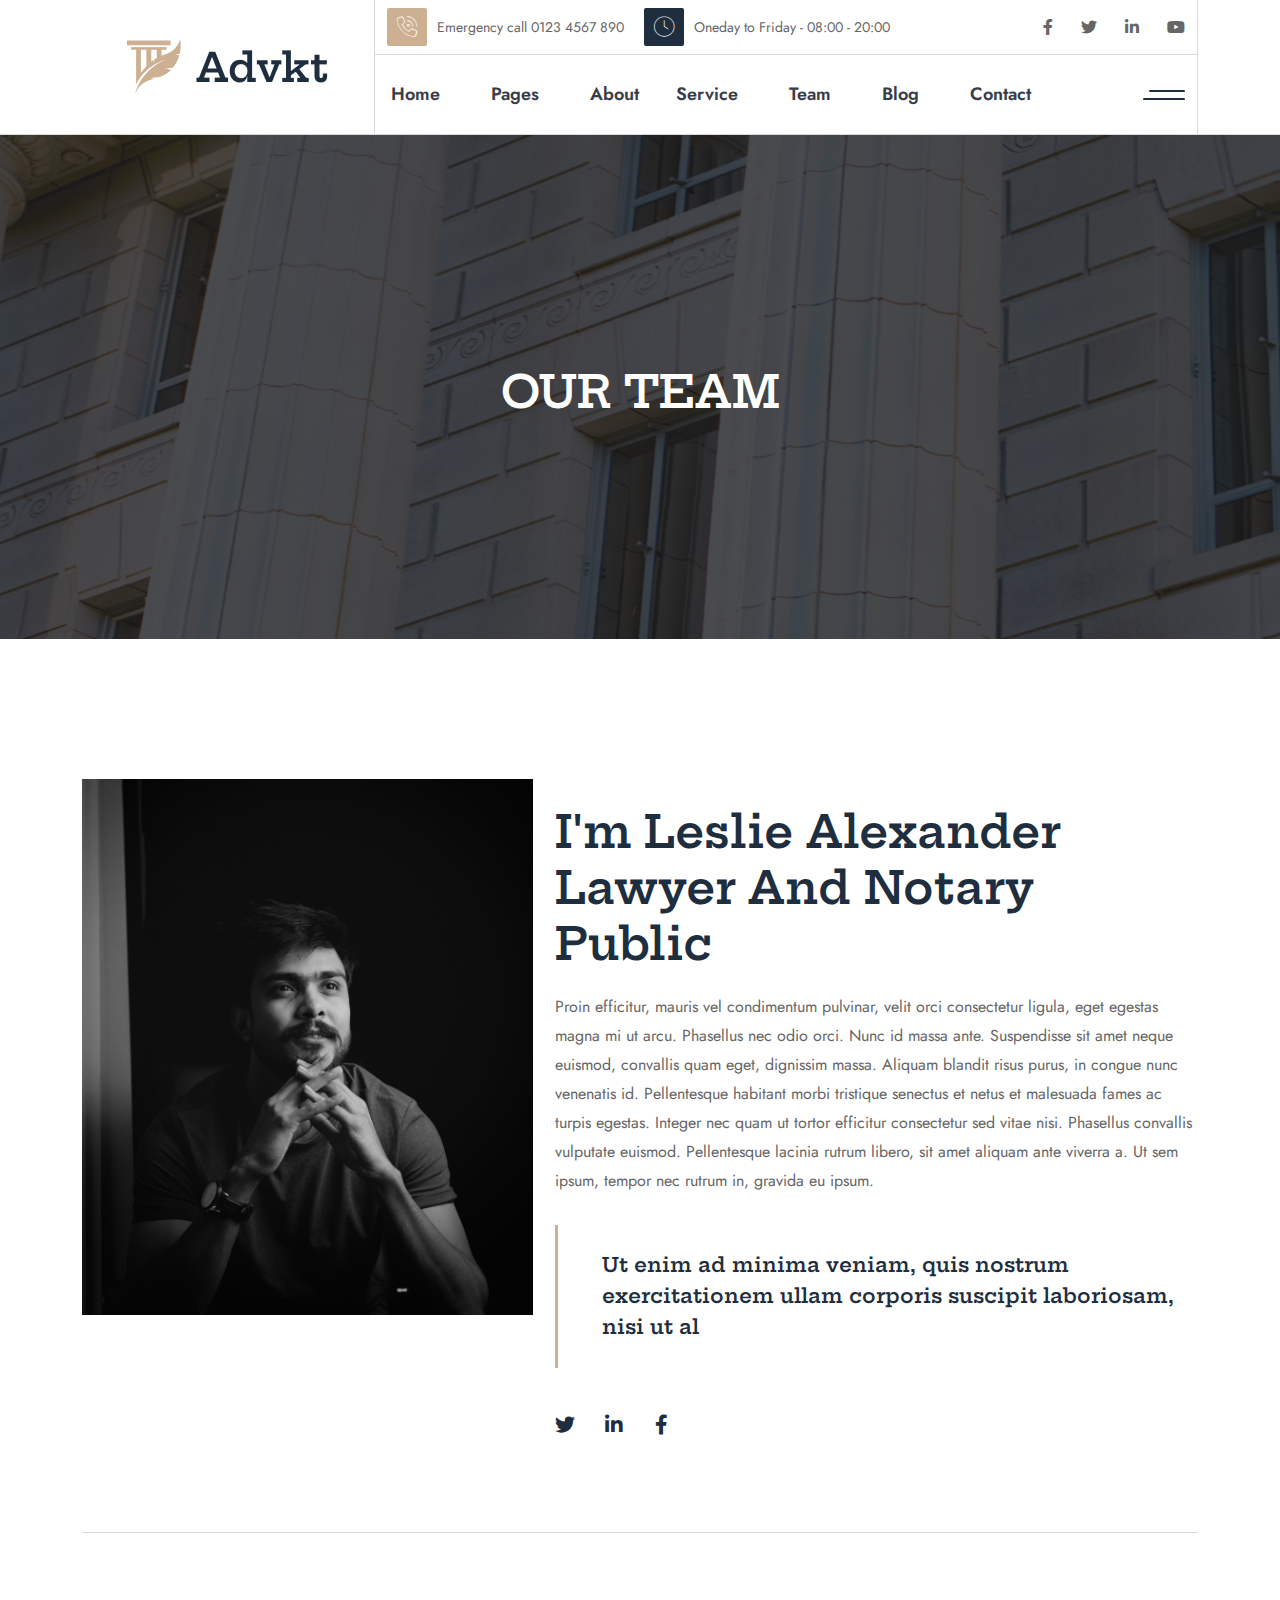
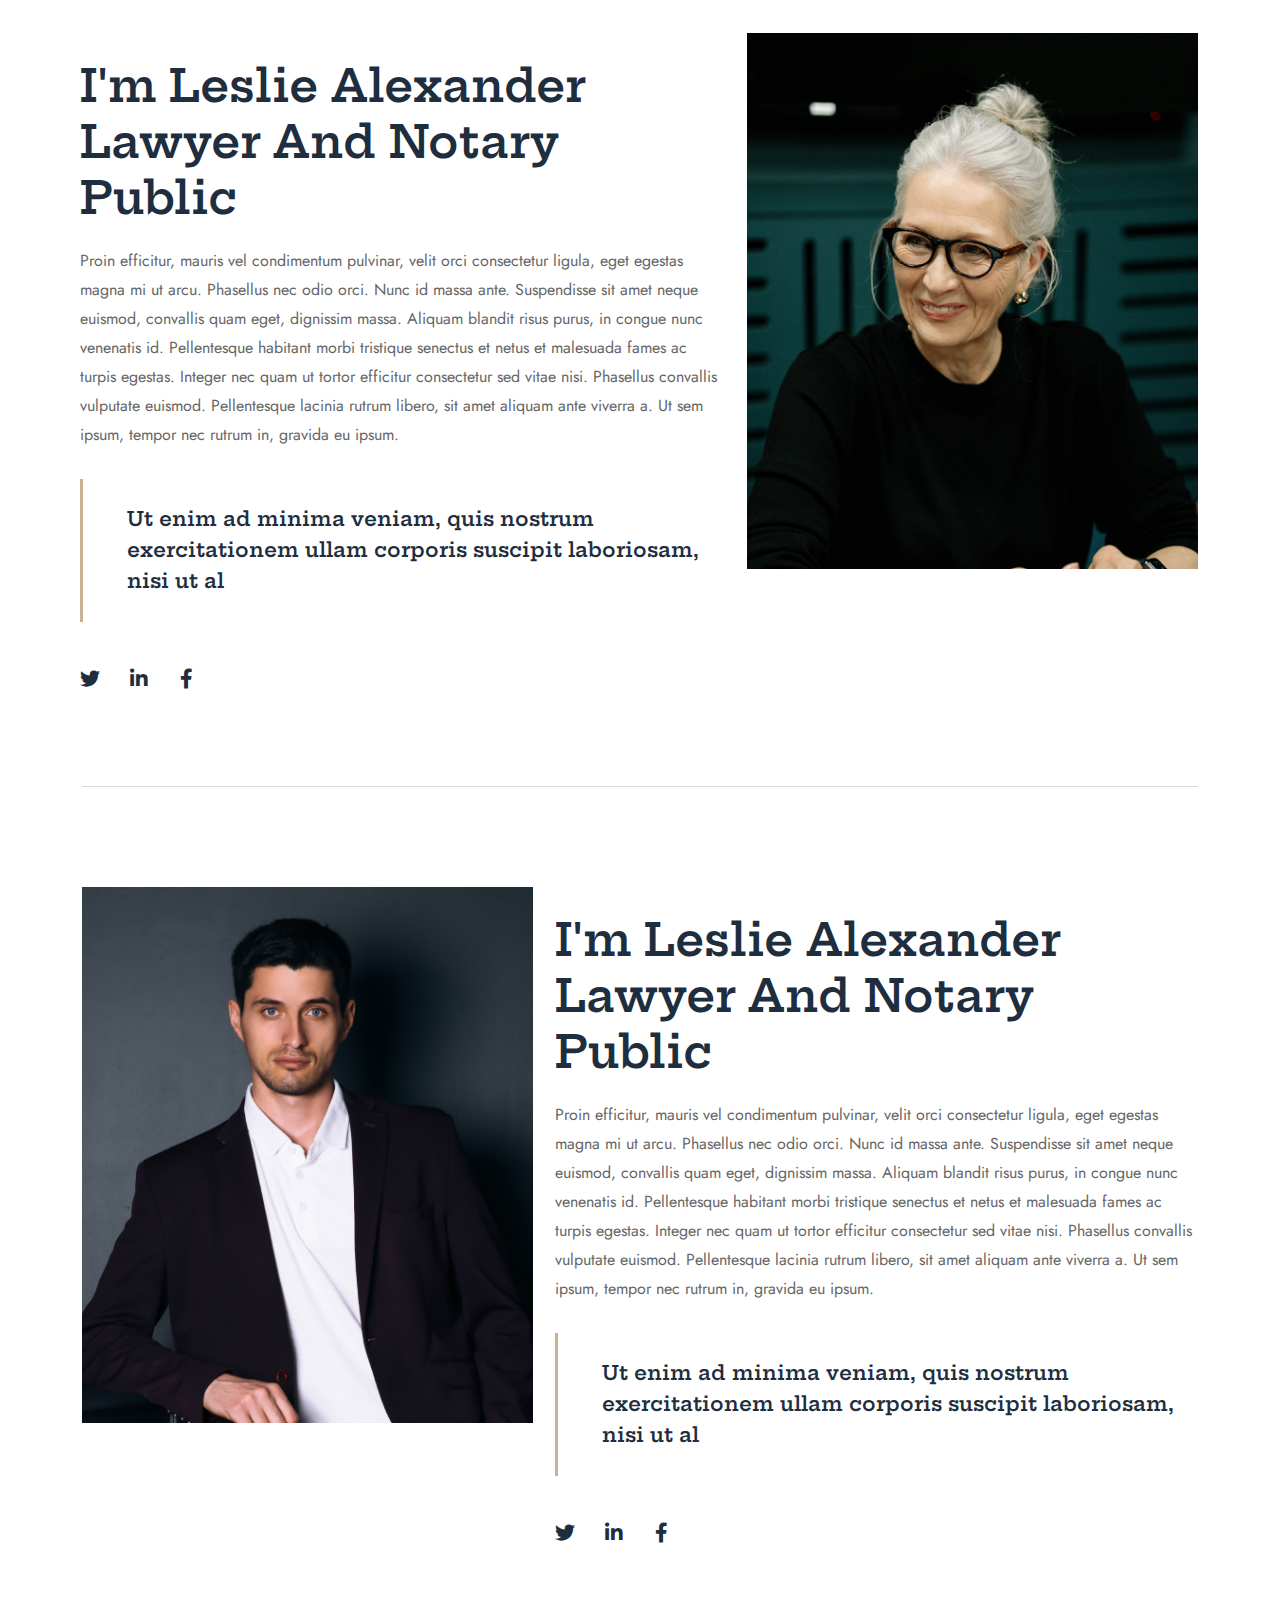
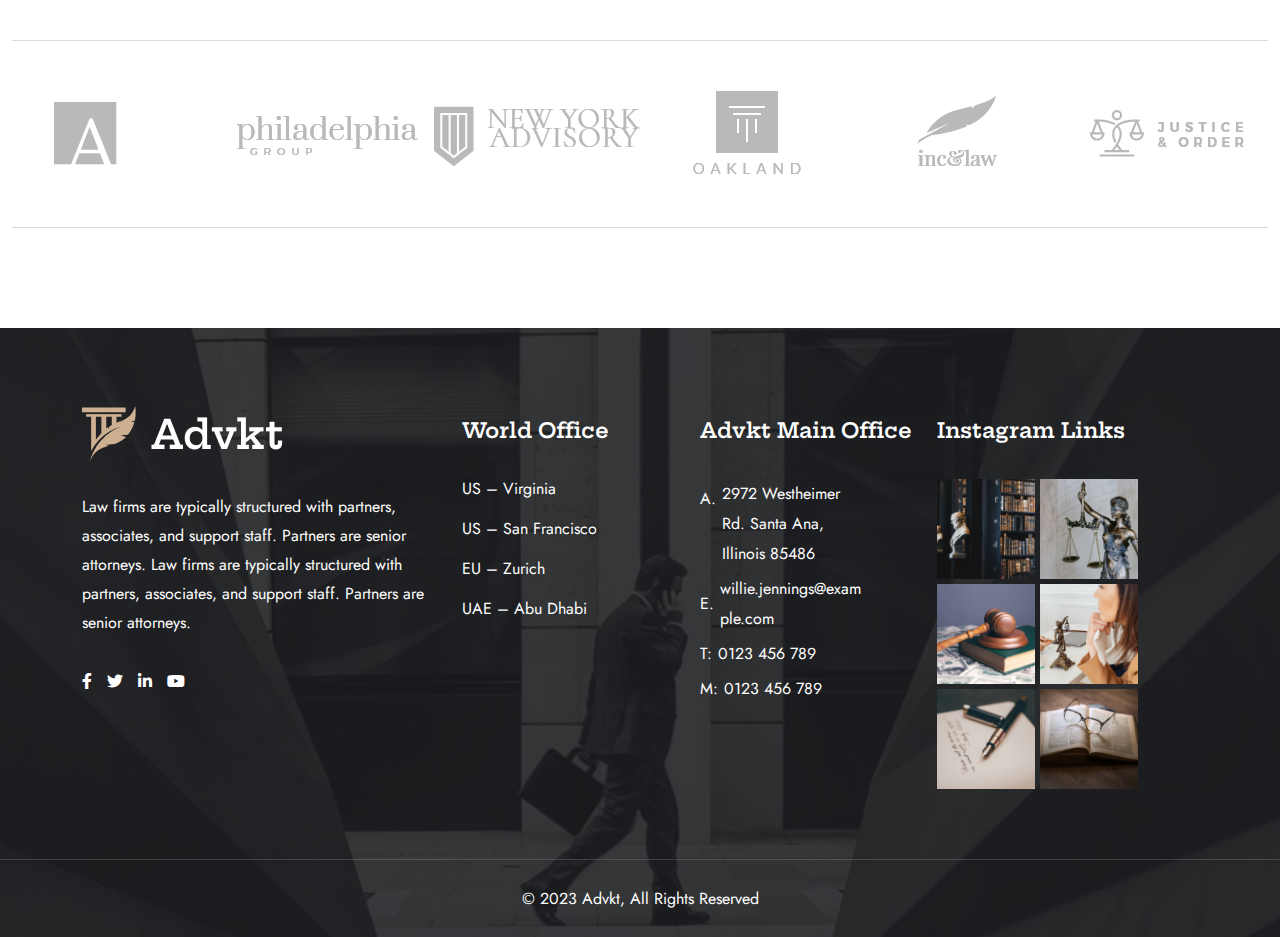
<file: team-member.html>
<!DOCTYPE html>
<html dir="ltr" lang="zxx">

<head>
    <meta name="viewport" content="width=device-width,initial-scale=1.0" />
    <meta charset="utf-8" />
    <meta name="description" content="Advkt - Lawyer Attorney & Law Firm HTML5 Template" />
    <meta name="keywords"
          content="advocate, attorney, attorney website, attorneys, barrister, business, corporate, law, law firm, law office, lawyer, lawyer theme, legal, legal services, notary" />
    <meta name="author" content="BoomDevs" />

    <title>Advkt - Lawyer Attorney & Law Firm HTML5 Template</title>

    <link rel="icon" type="image/png" href="images/logo/favicon.png" />

    <link rel="apple-touch-icon" href="images/logo/apple-touch-icon.png" />
    <link rel="apple-touch-icon" sizes="57x57" href="images/logo/apple-touch-icon-57x57.png" />
    <link rel="apple-touch-icon" sizes="72x72" href="images/logo/apple-touch-icon-72x72.png" />
    <link rel="apple-touch-icon" sizes="76x76" href="images/logo/apple-touch-icon-76x76.png" />
    <link rel="apple-touch-icon" sizes="114x114" href="images/logo/apple-touch-icon-114x114.png" />
    <link rel="apple-touch-icon" sizes="120x120" href="images/logo/apple-touch-icon-120x120.png" />
    <link rel="apple-touch-icon" sizes="144x144" href="images/logo/apple-touch-icon-144x144.png" />
    <link rel="apple-touch-icon" sizes="152x152" href="images/logo/apple-touch-icon-152x152.png" />
    <link rel="apple-touch-icon" sizes="180x180" href="images/logo/apple-touch-icon-180x180.png" />

    <link rel="preconnect" href="https://fonts.googleapis.com">
    <link rel="preconnect" href="https://fonts.gstatic.com" crossorigin>
    <link href="https://fonts.googleapis.com/css2?family=Hepta+Slab:wght@400;500;600;700&family=Jost:wght@400;500;600;700&display=swap" rel="stylesheet">


    <link rel="stylesheet" href="css/bootstrap.min.css" />
    <link rel="stylesheet" href="css/fontawesome.min.css" />
    <link rel="stylesheet" href="css/magnific-popup.css" />
    <link rel="stylesheet" href="css/slick.min.css" />
    <link rel="stylesheet" href="css/meanmenu.min.css" />
    <link rel="stylesheet" href="css/nice-select.min.css" />
    <link rel="stylesheet" href="css/animate.min.css" />
    <link rel="stylesheet" href="css/style.css" />

    <!--[if lt IE 9]>
    <script src="https://oss.maxcdn.com/html5shiv/3.7.2/html5shiv.min.js"></script>
    <script src="https://oss.maxcdn.com/respond/1.4.2/respond.min.js"></script>
    <![endif]-->
</head>

<body>
<!-- Preloader Start !-->
<!-- <div id="preloader">
    <div id="preloader-status" style="background-image: url('images/icon/preeloader.gif')"></div>
</div> -->
<!-- Preloader End !-->
<!-- Header Start !-->
<header class="header-area style-3">
    <div class="container">
        <div class="row">
            <div class="col-12">
                <div class="header-area-wrapper">
                    <div class="logo-wrapper">
                        <div class="logo">
                            <a href="index.html" class="standard-logo">
                                <img src="images/logo/black-logo.png" alt="logo" />
                            </a>
                        </div>
                    </div>
                    <div class="header-wrapper">
                        <!-- Header Top Start -->
                        <div class="header-top">
                            <div class="container">
                                <div class="row">
                                    <div class="col-12 d-flex align-items-center justify-content-between">
                                        <div class="header-top-info">
                                            <div class="header-contact-info">
                          <span>
                              <span class="contact-info-item">
                                  <span class="icon">
                                      <i class="fa-thin fa-phone-volume"></i>
                                  </span>
                                 Emergency call 0123 4567 890
                              </span>
                          </span>
                                                <span>
                              <span class="contact-info-item">
                                  <span class="icon">
                                     <i class="fa-thin fa-clock"></i>
                                  </span>
                                 Oneday to Friday - 08:00 - 20:00
                              </span>
                          </span>
                                            </div>
                                        </div>
                                        <div class="header-social-wrapper">
                                            <div class="social-profile">
                                                <a href="#"><i class="fa-brands fa-facebook-f"></i></a>
                                                <a href="#"><i class="fa-brands fa-twitter"></i></a>
                                                <a href="#"><i class="fa-brands fa-linkedin-in"></i></a>
                                                <a href="#"><i class="fa-brands fa-youtube"></i></a>
                                            </div>
                                        </div>
                                    </div>
                                </div>
                            </div>
                        </div>
                        <!-- Header Top End -->
                        <!-- Header Nav Menu Start -->
                        <div class="header-menu-area">
                            <div class="container pl-0">
                                <div class="row">
                                    <div class="col-12">
                                        <div class="main-menu-wrapper">
                                            <div class="menu d-inline-block">
                                                <nav id="main-menu" class="main-menu">
                                                    <ul>
                                                        <li class="dropdown active">
                                                            <a href="index.html">Home</a>
                                                            <ul>
                                                                <li><a href="index.html">Home Page 1</a></li>
                                                                <li><a href="index-2.html">Home Page 2</a></li>

                                                            </ul>
                                                        </li>
                                                        <li class="dropdown">
                                                            <a href="#">Pages</a>
                                                            <ul class="submenu">
                                                                <li><a href="faq.html">Faq Page</a></li>
                                                                <li><a href="carrier.html">carrier Page</a></li>
                                                                <li><a href="get-in-touch.html">Get In Touch Page</a></li>
                                                            </ul>
                                                        </li>
                                                        <li><a href="about.html">About</a></li>
                                                        <li class="dropdown">
                                                            <a href="#">Service</a>
                                                            <ul class="submenu">
                                                                <li><a href="service.html">Service Page</a></li>
                                                                <li><a href="service-details.html">Service Details Page</a></li>
                                                            </ul>
                                                        </li>
                                                        <li class="dropdown">
                                                            <a href="#">Team</a>
                                                            <ul class="submenu">
                                                                <li><a href="team.html">Team Page</a></li>
                                                                <li><a href="team-member.html">Team Member Page</a></li>
                                                                <li><a href="team-details.html">Team Details Page</a></li>
                                                            </ul>
                                                        </li>
                                                        <li class="dropdown">
                                                            <a href="blog.html">Blog</a>
                                                            <ul class="submenu">
                                                                <li><a href="blog.html">Blog Page</a></li>
                                                                <li><a href="blog-details.html">Blog Details Page</a></li>
                                                            </ul>
                                                        </li>
                                                        <li><a href="get-in-touch.html">Contact</a></li>
                                                    </ul>
                                                </nav>
                                            </div>
                                            <!-- Header Search Button Start !-->
                                            <div class="search-btn-with-btn">
                                                <div class="search-btn-wrapper">
                                                    <a href="#" class="search-btn">
                                                        <span class="search-bar"></span>
                                                    </a>
                                                </div>
                                            </div>
                                            <!-- Header Search Button End !-->
                                            <!-- Mobile Menu Toggle Button Start !-->
                                            <div class="mobile-menu-bar d-lg-none text-end">
                                                <a href="#" class="mobile-menu-toggle-btn"><i class="fal fa-bars"></i></a>
                                            </div>
                                            <!-- Mobile Menu Toggle Button End !-->
                                        </div>
                                    </div>
                                </div>
                            </div>
                        </div>
                        <!-- Header Nav Menu End -->
                    </div>
                    <div class="header-cta-btn">
                        <div class="phone-number-wrapper">
                            <span class="telephone-number">(012) 3456 789</span>
                            <span class="text">Call Us For Free Consultation</span>
                        </div>
                        <div class="cta-btn-wrapper">
                            <a href="#" class="theme-btn cta-btn">Free Consultation</a>
                        </div>
                    </div>
                </div>
            </div>
        </div>
    </div>
</header>
<!-- Header End !-->
    <!-- Menu Sidebar Section Start -->
    <div class="menu-sidebar-area">
        <div class="menu-sidebar-wrapper">
            <div class="menu-sidebar-close">
                <button class="menu-sidebar-close-btn" id="menu_sidebar_close_btn">
                    <i class="fal fa-times"></i>
                </button>
            </div>
            <div class="menu-sidebar-content">
                <div class="menu-sidebar-logo">
                    <a href="index.html">
                        <img src="images/logo/black-logo.png" alt="logo" />
                    </a>
                </div>
                <div class="mobile-nav-menu"></div>
                <div class="menu-sidebar-content">

                    <div class="menu-sidebar-single-widget">
                        <div class="header-contact-info">
                            <p>Although we are located in Brooklyn, our maritime lawyers are proud to help the injured throughout the nation, including workers who were working in foreign waters at the time of the incident go up against the largest offshore companies and win</p>
                        </div>
                    </div>
                    <div class="menu-sidebar-single-widget">
                        <h5 class="menu-sidebar-title">Contact Info</h5>
                        <div class="header-contact-info">
                            <span><i class="fa-solid fa-location-dot"></i>20, Bordeshi, New York, US</span>
                            <span><a href="mailto:hello@advkt.com"><i
                                        class="fa-regular fa-envelope"></i>hello@advkt.com</a> </span>
                            <span><a href="tel:+123-456-7890"><i class="fa-solid fa-phone"></i>+123-456-7890</a></span>
                        </div>
                        <div class="social-profile">
                            <a href="#"><i class="fa-brands fa-facebook-f"></i></a>
                            <a href="#"><i class="fa-brands fa-twitter"></i></a>
                            <a href="#"><i class="fa-brands fa-linkedin-in"></i></a>
                            <a href="#"><i class="fa-brands fa-youtube"></i></a>
                        </div>
                    </div>
                </div>
            </div>
        </div>
    </div>
    <!-- Menu Sidebar Section Start -->
    <div class="body-overlay"></div>

    <!-- Page Header Start !-->
    <div class="page-breadcrumb-area page-bg" style="background-image: url('images/section-bg/page-header.jpg')">
        <div class="page-overlay"></div>
        <div class="container">
            <div class="row">
            <div class="col-md-12">
                <div class="breadcrumb-wrapper">
                    <div class="page-heading">
                        <h3 class="page-title">OUR TEAM</h3>
                    </div>
                </div>
            </div>
            </div>
        </div>
    </div>
    <!-- Page Header End !-->

  <!-- team member area start -->
  <div class="team-member-wrapper">

    <div class="container">

        <!-- single team member start -->
        <div class="single-team-member">
            <div class="row gy-4">
                <div class="col-lg-5">
                    <div class="team-member-thumb">
                        <img src="images/team-member/our-team/member1.png" alt="">
                     </div>
                     
                </div>
                <div class="col-lg-7">
                    <div class="team-member-content">
                        <div class="content">
                            <h2 class="title mb-0">I'm Leslie Alexander <br>
                                Lawyer and Notary Public</h2>
                            <p>Proin efficitur, mauris vel condimentum pulvinar, velit orci consectetur ligula, eget egestas magna mi ut arcu. Phasellus nec odio orci. Nunc id massa ante. Suspendisse sit amet neque euismod, convallis quam eget, dignissim massa. Aliquam blandit risus purus, in congue nunc venenatis id. Pellentesque habitant morbi tristique senectus et netus et malesuada fames ac turpis egestas. Integer nec quam ut tortor efficitur consectetur sed vitae nisi. Phasellus convallis vulputate euismod. Pellentesque lacinia rutrum libero, sit amet aliquam ante viverra a. Ut sem ipsum, tempor nec rutrum in, gravida eu ipsum.</p>
                        </div>
                        <div class="member-court">
                            <span class="desc">Ut enim ad minima veniam, quis nostrum exercitationem ullam corporis suscipit laboriosam, nisi ut al</span>
                        </div>
                        <div class="member-social-site">
                            <a href="#"><i class="fa-brands fa-twitter"></i></a>
                            <a href="#"><i class="fa-brands fa-linkedin-in"></i></a>
                            <a href="#"><i class="fa-brands fa-facebook-f"></i></a>
                         </div>
                     </div>
                </div>
            </div>
        </div>
        <!-- single team member end -->

        <!-- single team member start -->
        <div class="single-team-member">
            <div class="row gy-4">
                <div class="col-lg-7 order-2 order-lg-1">
                    <div class="team-member-content">
                        <div class="content">
                            <h2 class="title mb-0">I'm Leslie Alexander <br>
                                Lawyer and Notary Public</h2>
                            <p>Proin efficitur, mauris vel condimentum pulvinar, velit orci consectetur ligula, eget egestas magna mi ut arcu. Phasellus nec odio orci. Nunc id massa ante. Suspendisse sit amet neque euismod, convallis quam eget, dignissim massa. Aliquam blandit risus purus, in congue nunc venenatis id. Pellentesque habitant morbi tristique senectus et netus et malesuada fames ac turpis egestas. Integer nec quam ut tortor efficitur consectetur sed vitae nisi. Phasellus convallis vulputate euismod. Pellentesque lacinia rutrum libero, sit amet aliquam ante viverra a. Ut sem ipsum, tempor nec rutrum in, gravida eu ipsum.</p>
                        </div>
                        <div class="member-court">
                            <span class="desc">Ut enim ad minima veniam, quis nostrum exercitationem ullam corporis suscipit laboriosam, nisi ut al</span>
                        </div>
                        <div class="member-social-site">
                            <a href="#"><i class="fa-brands fa-twitter"></i></a>
                            <a href="#"><i class="fa-brands fa-linkedin-in"></i></a>
                            <a href="#"><i class="fa-brands fa-facebook-f"></i></a>
                         </div>
                     </div>
                </div>
                <div class="col-lg-5 order-1 order-lg-2">
                    <div class="team-member-thumb position-relative float-xl-end">
                        <img src="images/team-member/our-team/member2.png" alt="">
                     </div>
                     
                </div>
            </div>
        </div>
        <!-- single team member end -->
        <!-- single team member start -->
        <div class="single-team-member pb-sm-0">
            <div class="row gy-4">
                <div class="col-lg-5">
                    <div class="team-member-thumb">
                        <img src="images/team-member/our-team/member3.png" alt="">
                    </div>
                   
                </div>
                <div class="col-lg-7">
                    <div class="team-member-content">
                        <div class="content">
                            <h2 class="title mb-0">I'm Leslie Alexander <br> 
                                Lawyer and Notary Public</h2>
                            <p>Proin efficitur, mauris vel condimentum pulvinar, velit orci consectetur ligula, eget egestas magna mi ut arcu. Phasellus nec odio orci. Nunc id massa ante. Suspendisse sit amet neque euismod, convallis quam eget, dignissim massa. Aliquam blandit risus purus, in congue nunc venenatis id. Pellentesque habitant morbi tristique senectus et netus et malesuada fames ac turpis egestas. Integer nec quam ut tortor efficitur consectetur sed vitae nisi. Phasellus convallis vulputate euismod. Pellentesque lacinia rutrum libero, sit amet aliquam ante viverra a. Ut sem ipsum, tempor nec rutrum in, gravida eu ipsum.</p>
                        </div>
                        <div class="member-court">
                            <span class="desc">Ut enim ad minima veniam, quis nostrum exercitationem ullam corporis suscipit laboriosam, nisi ut al</span>
                        </div>
                        <div class="member-social-site">
                            <a href="#"><i class="fa-brands fa-twitter"></i></a>
                            <a href="#"><i class="fa-brands fa-linkedin-in"></i></a>
                            <a href="#"><i class="fa-brands fa-facebook-f"></i></a>
                        </div>
                    </div>
                </div>
            </div>
        </div>
        <!-- single team member end -->

    </div>

</div>
<!-- team member area end -->

<!-- Brand Slider Area Start -->
<div class="brand-slider-area">
    <div class="container-fluid">
        <div class="client-logo-slider-wrapper">
            <div class="slick-item">
                <div class="client-logo-wrapper">
                    <div class="client-logo">
                        <img src="images/brand-logo/brand-logo-2/logo-1.png" alt="logo" />
                    </div>
                </div>
            </div>
            <div class="slick-item">
                <div class="client-logo-wrapper">
                    <div class="client-logo">
                        <img src="images/brand-logo/brand-logo-2/logo-2.png" alt="logo" />
                    </div>
                </div>
            </div>
            <div class="slick-item">
                <div class="client-logo-wrapper">
                    <div class="client-logo">
                        <img src="images/brand-logo/brand-logo-2/logo-3.png" alt="logo" />
                    </div>
                </div>
            </div>
            <div class="slick-item">
                <div class="client-logo-wrapper">
                    <div class="client-logo">
                        <img src="images/brand-logo/brand-logo-2/logo-4.png" alt="logo" />
                    </div>
                </div>
            </div>
            <div class="slick-item">
                <div class="client-logo-wrapper">
                    <div class="client-logo">
                        <img src="images/brand-logo/brand-logo-2/logo-5.png" alt="logo" />
                    </div>
                </div>
            </div>
            <div class="slick-item">
                <div class="client-logo-wrapper">
                    <div class="client-logo">
                        <img src="images/brand-logo/brand-logo-2/logo-6.png" alt="logo" />
                    </div>
                </div>
            </div>
            <div class="slick-item">
                <div class="client-logo-wrapper">
                    <div class="client-logo">
                        <img src="images/brand-logo/brand-logo-2/logo-1.png" alt="logo" />
                    </div>
                </div>
            </div>
            <div class="slick-item">
                <div class="client-logo-wrapper">
                    <div class="client-logo">
                        <img src="images/brand-logo/brand-logo-2/logo-2.png" alt="logo" />
                    </div>
                </div>
            </div>
            <div class="slick-item">
                <div class="client-logo-wrapper">
                    <div class="client-logo">
                        <img src="images/brand-logo/brand-logo-2/logo-3.png" alt="logo" />
                    </div>
                </div>
            </div>
            <div class="slick-item">
                <div class="client-logo-wrapper">
                    <div class="client-logo">
                        <img src="images/brand-logo/brand-logo-2/logo-4.png" alt="logo" />
                    </div>
                </div>
            </div>
            <div class="slick-item">
                <div class="client-logo-wrapper">
                    <div class="client-logo">
                        <img src="images/brand-logo/brand-logo-2/logo-5.png" alt="logo" />
                    </div>
                </div>
            </div>
            <div class="slick-item">
                <div class="client-logo-wrapper">
                    <div class="client-logo">
                        <img src="images/brand-logo/brand-logo-2/logo-6.png" alt="logo" />
                    </div>
                </div>
            </div>
           
        </div>
    </div>
</div>
<!-- Brand Slider Area End -->

<!--- Start Footer !-->
<footer class="footer style-2 background-black" style="background-image: url('images/section-bg/footer-bg-2.jpg')">
    <div class="overlay"></div>
    <div class="footer-sec">
        <div class="container">
            <div class="row">
                <div class="col-xxl-4 col-xl-4 col-lg-4 col-md-6">
                    <div class="footer-widget">
                        <div class="footer-widget-info">
                            <div class="footer-logo">
                                <a href="index.html"><img src="images/logo/footer-logo-white.png" alt="Footer Logo"></a>
                            </div>
                            <p>Law firms are typically structured with partners, associates, and support staff. Partners are senior attorneys. Law firms are typically structured with partners, associates, and support staff. Partners are senior attorneys. </p>
                            <div class="social-profile">
                                <a href="#"><i class="fa-brands fa-facebook-f"></i></a>
                                <a href="#"><i class="fa-brands fa-twitter"></i></a>
                                <a href="#"><i class="fa-brands fa-linkedin-in"></i></a>
                                <a href="#"><i class="fa-brands fa-youtube"></i></a>
                            </div>
                        </div>
                    </div>

                </div>
                <div class="col-xxl-5 col-xl-5 col-lg-7">
                    <div class="row justify-content-lg-center widget-menu-wrapper">
                        <div class="col-lg-6 col-md-6">
                            <div class="footer-widget widget_nav_menu">
                                <h2 class="footer-widget-title">World Office</h2>
                                <ul>
                                    <li><a href="#">US – Virginia</a></li>
                                    <li><a href="#">US – San Francisco</a></li>
                                    <li><a href="#">EU – Zurich</a></li>
                                    <li><a href="#">UAE – Abu Dhabi</a></li>
                                </ul>
                            </div>
                        </div>
                        <div class="col-lg-6 col-md-6">
                            <div class="footer-widget">
                                <h2 class="footer-widget-title">Advkt Main Office</h2>
                                <div class="footer-widget-info">
                                    <div class="footer-widget-contact">
                                        <div class="footer-contact">
                                            <ul>
                                                <li>
                                                    <div class="contact-icon">A.</div>
                                                    <div class="contact-text">
                                                        <span>2972 Westheimer Rd. Santa Ana, Illinois 85486 </span>
                                                    </div>
                                                </li>
                                                <li>
                                                    <div class="contact-icon">E.</div>
                                                    <div class="contact-text">
                                                        <a href="mailto:willie.jennings@example.com"><span>willie.jennings@example.com</span></a>
                                                    </div>
                                                </li>
                                                <li>
                                                    <div class="contact-icon">T:</div>
                                                    <div class="contact-text">
                                                        <a href="tel:+0123456789">0123 456 789</a>
                                                    </div>
                                                </li>
                                                <li>
                                                    <div class="contact-icon">M:</div>
                                                    <div class="contact-text">
                                                        <a href="tel:+0123456789">0123 456 789</a>
                                                    </div>
                                                </li>
                                            </ul>
                                        </div>
                                    </div>
                                </div>
                            </div>
                        </div>
                    </div>
                </div>
                <div class="col-xxl-3 col-xl-3 col-lg-3 col-md-6">
                    <div class="footer-widget">
                        <h2 class="footer-widget-title">Instagram Links</h2>
                        <div class="widget-instagram-feed">
                            <div class="single-instagram-feed">
                                <img src="images/instagram/instagram-1.jpg" alt="instagram photo" />
                            </div>
                            <div class="single-instagram-feed">
                                <img src="images/instagram/instagram-2.jpg" alt="instagram photo" />
                            </div>
                            <div class="single-instagram-feed">
                                <img src="images/instagram/instagram-3.jpg" alt="instagram photo" />
                            </div>
                            <div class="single-instagram-feed">
                                <img src="images/instagram/instagram-4.jpg" alt="instagram photo" />
                            </div>
                            <div class="single-instagram-feed">
                                <img src="images/instagram/instagram-5.jpg" alt="instagram photo" />
                            </div>
                            <div class="single-instagram-feed">
                                <img src="images/instagram/instagram-6.jpg" alt="instagram photo" />
                            </div>
                        </div>
                    </div>
                </div>
            </div>
        </div>
    </div>
    <div class="footer-bottom-area">
        <div class="container">
            <div class="row">
                <div class="col-12">
                    <div class="footer-bottom-wrapper">
                        <div class="copyright-text">
                            <p>&copy; 2023 Advkt, All Rights Reserved</p>
                        </div>
                    </div>
                </div>
            </div>
        </div>
    </div>
</footer>
<!--- End Footer !-->


<!-- Scroll Up Section Start -->
<div id="scrollTop" class="scrollup-wrapper">
    <div class="scrollup-btn">
        <i class="fa-regular fa-angle-up"></i>
    </div>
</div>
<!-- Scroll Up Section End -->
<script src="js/jquery.min.js"></script>
<script src="js/bootstrap.min.js"></script>
<script src="js/jquery.nice-select.min.js"></script>
<script src="js/slick.min.js"></script>
<script src="js/jquery.counterup.min.js"></script>
<script src="js/waypoints.js"></script>
<script src="js/jquery.meanmenu.min.js"></script>
<script src="js/jquery.magnific-popup.min.js"></script>
<script src="js/inview.min.js"></script>
<script src="js/wow.min.js"></script>
<script src="js/tilt.jquery.min.js"></script>
<script src="js/isotope.min.js"></script>
<script src="js/jquery.imagesloaded.min.js"></script>
<script src="js/jquery.lettering.min.js"></script>
<script src="js/circletype.min.js"></script>
<script src="js/simpleParallax.min.js"></script>
    <script src="js/custom-slider.js"></script>
    <script src="js/custom.js"></script>
</body>

</html>
</file>
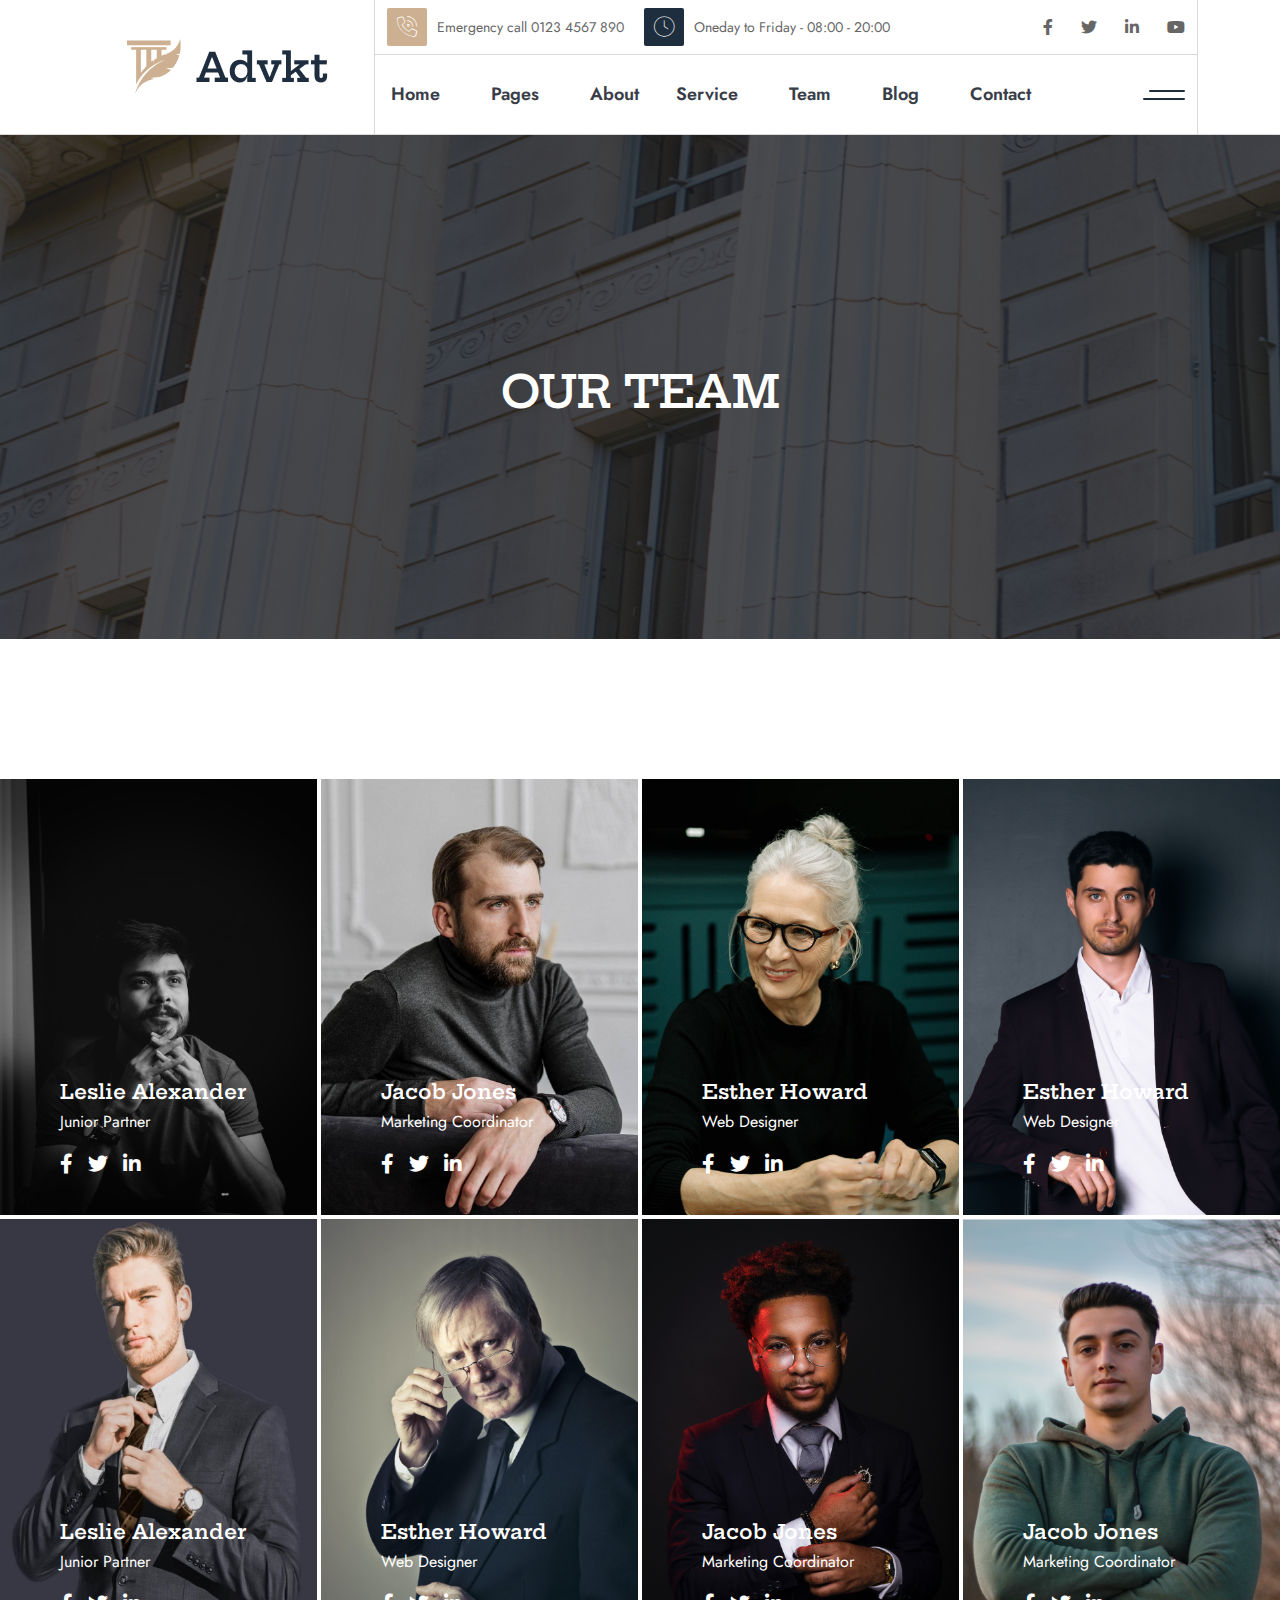
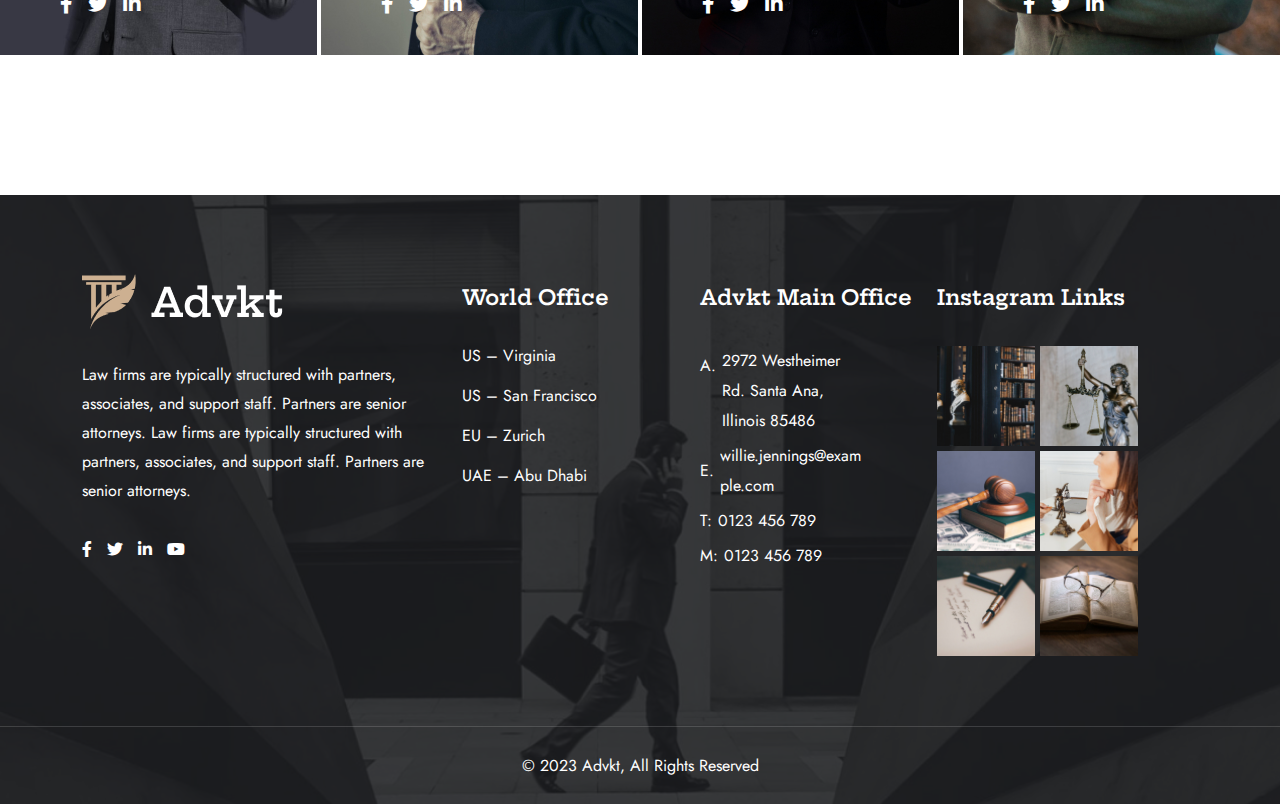
<file: team.html>
<!DOCTYPE html>
<html dir="ltr" lang="zxx">

<head>
    <meta name="viewport" content="width=device-width,initial-scale=1.0" />
    <meta charset="utf-8" />
    <meta name="description" content="Advkt - Lawyer Attorney & Law Firm HTML5 Template" />
    <meta name="keywords"
          content="advocate, attorney, attorney website, attorneys, barrister, business, corporate, law, law firm, law office, lawyer, lawyer theme, legal, legal services, notary" />
    <meta name="author" content="BoomDevs" />

    <title>Advkt - Lawyer Attorney & Law Firm HTML5 Template</title>

    <link rel="icon" type="image/png" href="images/logo/favicon.png" />

    <link rel="apple-touch-icon" href="images/logo/apple-touch-icon.png" />
    <link rel="apple-touch-icon" sizes="57x57" href="images/logo/apple-touch-icon-57x57.png" />
    <link rel="apple-touch-icon" sizes="72x72" href="images/logo/apple-touch-icon-72x72.png" />
    <link rel="apple-touch-icon" sizes="76x76" href="images/logo/apple-touch-icon-76x76.png" />
    <link rel="apple-touch-icon" sizes="114x114" href="images/logo/apple-touch-icon-114x114.png" />
    <link rel="apple-touch-icon" sizes="120x120" href="images/logo/apple-touch-icon-120x120.png" />
    <link rel="apple-touch-icon" sizes="144x144" href="images/logo/apple-touch-icon-144x144.png" />
    <link rel="apple-touch-icon" sizes="152x152" href="images/logo/apple-touch-icon-152x152.png" />
    <link rel="apple-touch-icon" sizes="180x180" href="images/logo/apple-touch-icon-180x180.png" />

    <link rel="preconnect" href="https://fonts.googleapis.com">
    <link rel="preconnect" href="https://fonts.gstatic.com" crossorigin>
    <link href="https://fonts.googleapis.com/css2?family=Hepta+Slab:wght@400;500;600;700&family=Jost:wght@400;500;600;700&display=swap" rel="stylesheet">


    <link rel="stylesheet" href="css/bootstrap.min.css" />
    <link rel="stylesheet" href="css/fontawesome.min.css" />
    <link rel="stylesheet" href="css/magnific-popup.css" />
    <link rel="stylesheet" href="css/slick.min.css" />
    <link rel="stylesheet" href="css/meanmenu.min.css" />
    <link rel="stylesheet" href="css/nice-select.min.css" />
    <link rel="stylesheet" href="css/animate.min.css" />
    <link rel="stylesheet" href="css/style.css" />

    <!--[if lt IE 9]>
    <script src="https://oss.maxcdn.com/html5shiv/3.7.2/html5shiv.min.js"></script>
    <script src="https://oss.maxcdn.com/respond/1.4.2/respond.min.js"></script>
    <![endif]-->
</head>

<body>
<!-- Preloader Start !-->
<!-- <div id="preloader">
    <div id="preloader-status" style="background-image: url('images/icon/preeloader.gif')"></div>
</div> -->
<!-- Preloader End !-->
<!-- Header Start !-->
<header class="header-area style-3">
    <div class="container">
        <div class="row">
            <div class="col-12">
                <div class="header-area-wrapper">
                    <div class="logo-wrapper">
                        <div class="logo">
                            <a href="index.html" class="standard-logo">
                                <img src="images/logo/black-logo.png" alt="logo" />
                            </a>
                        </div>
                    </div>
                    <div class="header-wrapper">
                        <!-- Header Top Start -->
                        <div class="header-top">
                            <div class="container">
                                <div class="row">
                                    <div class="col-12 d-flex align-items-center justify-content-between">
                                        <div class="header-top-info">
                                            <div class="header-contact-info">
                          <span>
                              <span class="contact-info-item">
                                  <span class="icon">
                                      <i class="fa-thin fa-phone-volume"></i>
                                  </span>
                                 Emergency call 0123 4567 890
                              </span>
                          </span>
                                                <span>
                              <span class="contact-info-item">
                                  <span class="icon">
                                     <i class="fa-thin fa-clock"></i>
                                  </span>
                                 Oneday to Friday - 08:00 - 20:00
                              </span>
                          </span>
                                            </div>
                                        </div>
                                        <div class="header-social-wrapper">
                                            <div class="social-profile">
                                                <a href="#"><i class="fa-brands fa-facebook-f"></i></a>
                                                <a href="#"><i class="fa-brands fa-twitter"></i></a>
                                                <a href="#"><i class="fa-brands fa-linkedin-in"></i></a>
                                                <a href="#"><i class="fa-brands fa-youtube"></i></a>
                                            </div>
                                        </div>
                                    </div>
                                </div>
                            </div>
                        </div>
                        <!-- Header Top End -->
                        <!-- Header Nav Menu Start -->
                        <div class="header-menu-area">
                            <div class="container pl-0">
                                <div class="row">
                                    <div class="col-12">
                                        <div class="main-menu-wrapper">
                                            <div class="menu d-inline-block">
                                                <nav id="main-menu" class="main-menu">
                                                    <ul>
                                                        <li class="dropdown active">
                                                            <a href="index.html">Home</a>
                                                            <ul>
                                                                <li><a href="index.html">Home Page 1</a></li>
                                                                <li><a href="index-2.html">Home Page 2</a></li>

                                                            </ul>
                                                        </li>
                                                        <li class="dropdown">
                                                            <a href="#">Pages</a>
                                                            <ul class="submenu">
                                                                <li><a href="faq.html">Faq Page</a></li>
                                                                <li><a href="carrier.html">carrier Page</a></li>
                                                                <li><a href="get-in-touch.html">Get In Touch Page</a></li>
                                                            </ul>
                                                        </li>
                                                        <li><a href="about.html">About</a></li>
                                                        <li class="dropdown">
                                                            <a href="#">Service</a>
                                                            <ul class="submenu">
                                                                <li><a href="service.html">Service Page</a></li>
                                                                <li><a href="service-details.html">Service Details Page</a></li>
                                                            </ul>
                                                        </li>
                                                        <li class="dropdown">
                                                            <a href="#">Team</a>
                                                            <ul class="submenu">
                                                                <li><a href="team.html">Team Page</a></li>
                                                                <li><a href="team-member.html">Team Member Page</a></li>
                                                                <li><a href="team-details.html">Team Details Page</a></li>
                                                            </ul>
                                                        </li>
                                                        <li class="dropdown">
                                                            <a href="blog.html">Blog</a>
                                                            <ul class="submenu">
                                                                <li><a href="blog.html">Blog Page</a></li>
                                                                <li><a href="blog-details.html">Blog Details Page</a></li>
                                                            </ul>
                                                        </li>
                                                        <li><a href="get-in-touch.html">Contact</a></li>
                                                    </ul>
                                                </nav>
                                            </div>
                                            <!-- Header Search Button Start !-->
                                            <div class="search-btn-with-btn">
                                                <div class="search-btn-wrapper">
                                                    <a href="#" class="search-btn">
                                                        <span class="search-bar"></span>
                                                    </a>
                                                </div>
                                            </div>
                                            <!-- Header Search Button End !-->
                                            <!-- Mobile Menu Toggle Button Start !-->
                                            <div class="mobile-menu-bar d-lg-none text-end">
                                                <a href="#" class="mobile-menu-toggle-btn"><i class="fal fa-bars"></i></a>
                                            </div>
                                            <!-- Mobile Menu Toggle Button End !-->
                                        </div>
                                    </div>
                                </div>
                            </div>
                        </div>
                        <!-- Header Nav Menu End -->
                    </div>
                    <div class="header-cta-btn">
                        <div class="phone-number-wrapper">
                            <span class="telephone-number">(012) 3456 789</span>
                            <span class="text">Call Us For Free Consultation</span>
                        </div>
                        <div class="cta-btn-wrapper">
                            <a href="#" class="theme-btn cta-btn">Free Consultation</a>
                        </div>
                    </div>
                </div>
            </div>
        </div>
    </div>
</header>
<!-- Header End !-->
    <!-- Menu Sidebar Section Start -->
    <div class="menu-sidebar-area">
        <div class="menu-sidebar-wrapper">
            <div class="menu-sidebar-close">
                <button class="menu-sidebar-close-btn" id="menu_sidebar_close_btn">
                    <i class="fal fa-times"></i>
                </button>
            </div>
            <div class="menu-sidebar-content">
                <div class="menu-sidebar-logo">
                    <a href="index.html">
                        <img src="images/logo/black-logo.png" alt="logo" />
                    </a>
                </div>
                <div class="mobile-nav-menu"></div>
                <div class="menu-sidebar-content">

                    <div class="menu-sidebar-single-widget">
                        <div class="header-contact-info">
                            <p>Although we are located in Brooklyn, our maritime lawyers are proud to help the injured throughout the nation, including workers who were working in foreign waters at the time of the incident go up against the largest offshore companies and win</p>
                        </div>
                    </div>
                    <div class="menu-sidebar-single-widget">
                        <h5 class="menu-sidebar-title">Contact Info</h5>
                        <div class="header-contact-info">
                            <span><i class="fa-solid fa-location-dot"></i>20, Bordeshi, New York, US</span>
                            <span><a href="mailto:hello@advkt.com"><i
                                        class="fa-regular fa-envelope"></i>hello@advkt.com</a> </span>
                            <span><a href="tel:+123-456-7890"><i class="fa-solid fa-phone"></i>+123-456-7890</a></span>
                        </div>
                        <div class="social-profile">
                            <a href="#"><i class="fa-brands fa-facebook-f"></i></a>
                            <a href="#"><i class="fa-brands fa-twitter"></i></a>
                            <a href="#"><i class="fa-brands fa-linkedin-in"></i></a>
                            <a href="#"><i class="fa-brands fa-youtube"></i></a>
                        </div>
                    </div>
                </div>
            </div>
        </div>
    </div>
    <!-- Menu Sidebar Section Start -->
    <div class="body-overlay"></div>

    <!-- Page Header Start !-->
    <div class="page-breadcrumb-area page-bg" style="background-image: url('images/section-bg/page-header.jpg')">
    <div class="page-overlay"></div>
    <div class="container">
        <div class="row">
        <div class="col-md-12">
            <div class="breadcrumb-wrapper">
                <div class="page-heading">
                    <h3 class="page-title">OUR TEAM</h3>
                </div>
            </div>
        </div>
        </div>
    </div>
    </div>
    <!-- Page Header End !-->

    <!-- Team Area Start !-->
    <div class="team-page-area">
        <div class="container-fluid p-md-0">
            
            <div class="row g-1">
                <div class="col-lg-3 col-md-4 col-sm-6">
                    <div class="team-member-card">
                        <div class="image">
                            <img src="images/team-member/team-1.jpg" alt="team-member">
                        </div>
                        <div class="content-wrapper">
                            <div class="team-content-wrapper">
                                <div class="content">
                                    <h2 class="title">Leslie Alexander</h2>
                                    <p class="desc">Junior Partner</p>
                                </div>
                                <div class="social-profile-link">
                                    <div class="social">
                                        <a href="#"><i class="fa-brands fa-facebook-f"></i></a>
                                        <a href="#"><i class="fa-brands fa-twitter"></i></a>
                                        <a href="#"><i class="fa-brands fa-linkedin-in"></i></a>
                                    </div>
                                </div>
                            </div>
                        </div>
                    </div>
                </div>
                <div class="col-lg-3 col-md-4 col-sm-6">
                    <div class="team-member-card">
                        <div class="image">
                            <img src="images/team-member/team-2.jpg" alt="team-member">
                        </div>
                        <div class="content-wrapper">
                            <div class="team-content-wrapper">
                                <div class="content">
                                    <h2 class="title">Jacob Jones</h2>
                                    <p class="desc">Marketing Coordinator</p>
                                </div>
                                <div class="social-profile-link">
                                    <div class="social">
                                        <a href="#"><i class="fa-brands fa-facebook-f"></i></a>
                                        <a href="#"><i class="fa-brands fa-twitter"></i></a>
                                        <a href="#"><i class="fa-brands fa-linkedin-in"></i></a>
                                    </div>
                                </div>
                            </div>
                        </div>
                    </div>
                </div>
                <div class="col-lg-3 col-md-4 col-sm-6">
                    <div class="team-member-card">
                        <div class="image">
                            <img src="images/team-member/team-3.jpg" alt="team-member">
                        </div>
                        <div class="content-wrapper">
                            <div class="team-content-wrapper">
                                <div class="content">
                                    <h2 class="title">Esther Howard</h2>
                                    <p class="desc">Web Designer</p>
                                </div>
                                <div class="social-profile-link">
                                    <div class="social">
                                        <a href="#"><i class="fa-brands fa-facebook-f"></i></a>
                                        <a href="#"><i class="fa-brands fa-twitter"></i></a>
                                        <a href="#"><i class="fa-brands fa-linkedin-in"></i></a>
                                    </div>
                                </div>
                            </div>
                        </div>
                    </div>
                </div>
                <div class="col-lg-3 col-md-4 col-sm-6">
                    <div class="team-member-card">
                        <div class="image">
                            <img src="images/team-member/team-4.jpg" alt="team-member">
                        </div>
                        <div class="content-wrapper">
                            <div class="team-content-wrapper">
                                <div class="content">
                                    <h2 class="title">Esther Howard</h2>
                                    <p class="desc">Web Designer</p>
                                </div>
                                <div class="social-profile-link">
                                    <div class="social">
                                        <a href="#"><i class="fa-brands fa-facebook-f"></i></a>
                                        <a href="#"><i class="fa-brands fa-twitter"></i></a>
                                        <a href="#"><i class="fa-brands fa-linkedin-in"></i></a>
                                    </div>
                                </div>
                            </div>
                        </div>
                    </div>
                </div>
                <div class="col-lg-3 col-md-4 col-sm-6">
                    <div class="team-member-card">
                        <div class="image">
                            <img src="images/team-member/team-5.jpg" alt="team-member">
                        </div>
                        <div class="content-wrapper">
                            <div class="team-content-wrapper">
                                <div class="content">
                                    <h2 class="title">Leslie Alexander</h2>
                                    <p class="desc">Junior Partner</p>
                                </div>
                                <div class="social-profile-link">
                                    <div class="social">
                                        <a href="#"><i class="fa-brands fa-facebook-f"></i></a>
                                        <a href="#"><i class="fa-brands fa-twitter"></i></a>
                                        <a href="#"><i class="fa-brands fa-linkedin-in"></i></a>
                                    </div>
                                </div>
                            </div>
                        </div>
                    </div>
                </div>
                <div class="col-lg-3 col-md-4 col-sm-6">
                    <div class="team-member-card">
                        <div class="image">
                            <img src="images/team-member/team-6.jpg" alt="team-member">
                        </div>
                        <div class="content-wrapper">
                            <div class="team-content-wrapper">
                                <div class="content">
                                    <h2 class="title">Esther Howard</h2>
                                    <p class="desc">Web Designer</p>
                                </div>
                                <div class="social-profile-link">
                                    <div class="social">
                                        <a href="#"><i class="fa-brands fa-facebook-f"></i></a>
                                        <a href="#"><i class="fa-brands fa-twitter"></i></a>
                                        <a href="#"><i class="fa-brands fa-linkedin-in"></i></a>
                                    </div>
                                </div>
                            </div>
                        </div>
                    </div>
                </div>
                <div class="col-lg-3 col-md-4 col-sm-6">
                    <div class="team-member-card">
                        <div class="image">
                            <img src="images/team-member/team-7.jpg" alt="team-member">
                        </div>
                        <div class="content-wrapper">
                            <div class="team-content-wrapper">
                                <div class="content">
                                    <h2 class="title">Jacob Jones</h2>
                                    <p class="desc">Marketing Coordinator</p>
                                </div>
                                <div class="social-profile-link">
                                    <div class="social">
                                        <a href="#"><i class="fa-brands fa-facebook-f"></i></a>
                                        <a href="#"><i class="fa-brands fa-twitter"></i></a>
                                        <a href="#"><i class="fa-brands fa-linkedin-in"></i></a>
                                    </div>
                                </div>
                            </div>
                        </div>
                    </div>
                </div>
                <div class="col-lg-3 col-md-4 col-sm-6">
                    <div class="team-member-card">
                        <div class="image">
                            <img src="images/team-member/team-8.jpg" alt="team-member">
                        </div>
                        <div class="content-wrapper">
                            <div class="team-content-wrapper">
                                <div class="content">
                                    <h2 class="title">Jacob Jones</h2>
                                    <p class="desc">Marketing Coordinator</p>
                                </div>
                                <div class="social-profile-link">
                                    <div class="social">
                                        <a href="#"><i class="fa-brands fa-facebook-f"></i></a>
                                        <a href="#"><i class="fa-brands fa-twitter"></i></a>
                                        <a href="#"><i class="fa-brands fa-linkedin-in"></i></a>
                                    </div>
                                </div>
                            </div>
                        </div>
                    </div>
                </div>
            </div>
              
        </div>
    </div>
    <!-- Team Area End !-->

<!--- Start Footer !-->
<footer class="footer style-2 background-black" style="background-image: url('images/section-bg/footer-bg-2.jpg')">
    <div class="overlay"></div>
    <div class="footer-sec">
        <div class="container">
            <div class="row">
                <div class="col-xxl-4 col-xl-4 col-lg-4 col-md-6">
                    <div class="footer-widget">
                        <div class="footer-widget-info">
                            <div class="footer-logo">
                                <a href="index.html"><img src="images/logo/footer-logo-white.png" alt="Footer Logo"></a>
                            </div>
                            <p>Law firms are typically structured with partners, associates, and support staff. Partners are senior attorneys. Law firms are typically structured with partners, associates, and support staff. Partners are senior attorneys. </p>
                            <div class="social-profile">
                                <a href="#"><i class="fa-brands fa-facebook-f"></i></a>
                                <a href="#"><i class="fa-brands fa-twitter"></i></a>
                                <a href="#"><i class="fa-brands fa-linkedin-in"></i></a>
                                <a href="#"><i class="fa-brands fa-youtube"></i></a>
                            </div>
                        </div>
                    </div>

                </div>
                <div class="col-xxl-5 col-xl-5 col-lg-7">
                    <div class="row justify-content-lg-center widget-menu-wrapper">
                        <div class="col-lg-6 col-md-6">
                            <div class="footer-widget widget_nav_menu">
                                <h2 class="footer-widget-title">World Office</h2>
                                <ul>
                                    <li><a href="#">US – Virginia</a></li>
                                    <li><a href="#">US – San Francisco</a></li>
                                    <li><a href="#">EU – Zurich</a></li>
                                    <li><a href="#">UAE – Abu Dhabi</a></li>
                                </ul>
                            </div>
                        </div>
                        <div class="col-lg-6 col-md-6">
                            <div class="footer-widget">
                                <h2 class="footer-widget-title">Advkt Main Office</h2>
                                <div class="footer-widget-info">
                                    <div class="footer-widget-contact">
                                        <div class="footer-contact">
                                            <ul>
                                                <li>
                                                    <div class="contact-icon">A.</div>
                                                    <div class="contact-text">
                                                        <span>2972 Westheimer Rd. Santa Ana, Illinois 85486 </span>
                                                    </div>
                                                </li>
                                                <li>
                                                    <div class="contact-icon">E.</div>
                                                    <div class="contact-text">
                                                        <a href="mailto:willie.jennings@example.com"><span>willie.jennings@example.com</span></a>
                                                    </div>
                                                </li>
                                                <li>
                                                    <div class="contact-icon">T:</div>
                                                    <div class="contact-text">
                                                        <a href="tel:+0123456789">0123 456 789</a>
                                                    </div>
                                                </li>
                                                <li>
                                                    <div class="contact-icon">M:</div>
                                                    <div class="contact-text">
                                                        <a href="tel:+0123456789">0123 456 789</a>
                                                    </div>
                                                </li>
                                            </ul>
                                        </div>
                                    </div>
                                </div>
                            </div>
                        </div>
                    </div>
                </div>
                <div class="col-xxl-3 col-xl-3 col-lg-3 col-md-6">
                    <div class="footer-widget">
                        <h2 class="footer-widget-title">Instagram Links</h2>
                        <div class="widget-instagram-feed">
                            <div class="single-instagram-feed">
                                <img src="images/instagram/instagram-1.jpg" alt="instagram photo" />
                            </div>
                            <div class="single-instagram-feed">
                                <img src="images/instagram/instagram-2.jpg" alt="instagram photo" />
                            </div>
                            <div class="single-instagram-feed">
                                <img src="images/instagram/instagram-3.jpg" alt="instagram photo" />
                            </div>
                            <div class="single-instagram-feed">
                                <img src="images/instagram/instagram-4.jpg" alt="instagram photo" />
                            </div>
                            <div class="single-instagram-feed">
                                <img src="images/instagram/instagram-5.jpg" alt="instagram photo" />
                            </div>
                            <div class="single-instagram-feed">
                                <img src="images/instagram/instagram-6.jpg" alt="instagram photo" />
                            </div>
                        </div>
                    </div>
                </div>
            </div>
        </div>
    </div>
    <div class="footer-bottom-area">
        <div class="container">
            <div class="row">
                <div class="col-12">
                    <div class="footer-bottom-wrapper">
                        <div class="copyright-text">
                            <p>&copy; 2023 Advkt, All Rights Reserved</p>
                        </div>
                    </div>
                </div>
            </div>
        </div>
    </div>
</footer>
<!--- End Footer !-->


<!-- Scroll Up Section Start -->
<div id="scrollTop" class="scrollup-wrapper">
    <div class="scrollup-btn">
        <i class="fa-regular fa-angle-up"></i>
    </div>
</div>
<!-- Scroll Up Section End -->
<script src="js/jquery.min.js"></script>
<script src="js/bootstrap.min.js"></script>
<script src="js/jquery.nice-select.min.js"></script>
<script src="js/slick.min.js"></script>
<script src="js/jquery.counterup.min.js"></script>
<script src="js/waypoints.js"></script>
<script src="js/jquery.meanmenu.min.js"></script>
<script src="js/jquery.magnific-popup.min.js"></script>
<script src="js/inview.min.js"></script>
<script src="js/wow.min.js"></script>
<script src="js/tilt.jquery.min.js"></script>
<script src="js/isotope.min.js"></script>
<script src="js/jquery.imagesloaded.min.js"></script>
<script src="js/jquery.lettering.min.js"></script>
<script src="js/circletype.min.js"></script>
<script src="js/simpleParallax.min.js"></script>
    <script src="js/custom-slider.js"></script>
    <script src="js/custom.js"></script>
</body>

</html>
</file>
<file: css/style.css>
/**
 * Stylesheet:  style.css
 * Theme:       Advkt - Lawyer Attorney & Law Firm HTML5 Template
 * Version:     1.0
 * Author:     	BoomDevs
 * 
 */
/* Table of contents
=========================
1.Preloader
2.Scrollup
3.Nav Menu
4.Slider Section
5.Info Card
6.Icon Card
7.About Image Card
8.About Info Card
9.Counter Card
10.Process Step Card
11.Testimonial Card
12.Accordion Card
13.Client Logo Card
14.Post Card
15.Skill Progress Card
16.Price Card
17.Call To Action Card
18.Title Card
19.Breadcrumb
20.Pagination's
21.Project Details Page
22.Sidebar
23.Comment List
24.Comment Form
25.Team Member
26.Portfolio
27.About Page
28.Contact Page
29.Service Page
30.Team Page
Footer


===========================*/
/* Theme Default CSS */
* {
  margin: 0;
  border: 0;
  outline: none;
}

html,
body {
  height: 100%;
  font-size: 16px;
  font-weight: 400;
  font-family: "Jost", sans-serif;
  color: #666666;
  vertical-align: baseline;
  line-height: 29px;
  font-smoothing: antialiased;
  direction: ltr;
}

p {
  margin: 0 0 15px;
}

img {
  max-width: 100%;
  height: auto;
}

h1 a,
h2 a,
h3 a,
h4 a,
h5 a,
h6 a {
  color: inherit;
}

h1,
h2,
h3,
h4,
h5,
h6 {
  margin-top: 0;
  font-family: "Hepta Slab", sans-serif;
  color: #26262c;
  font-style: normal;
  transition: all 0.5s ease-out;
}

h1 {
  font-size: 90px;
  line-height: 102px;
  font-weight: 600;
}

h2 {
  font-size: 60px;
  line-height: 72px;
  font-weight: 600;
}

h3 {
  font-size: 36px;
  line-height: 60px;
  font-weight: 600;
}

h4 {
  font-size: 30px;
  line-height: 42px;
  font-weight: 600;
}

h5 {
  font-size: 24px;
  line-height: 36px;
  font-weight: 600;
}

h6 {
  font-size: 21px;
  line-height: 32px;
  font-weight: 600;
}

label {
  color: #666666;
  cursor: pointer;
  font-size: 16px;
  font-weight: 400;
}

button {
  cursor: pointer;
  transition: all 0.5s ease-out;
}

a:not([href]):not([tabindex]) {
  text-decoration: none;
}

a,
.button {
  text-decoration: none;
  transition: all 0.5s ease-out;
}

a:focus,
.button:focus {
  text-decoration: none;
  outline: none;
}

a:focus {
  color: #CDB091;
  text-decoration: none;
  transition: all 0.5s ease-out;
}

a,
button {
  color: #1E2E3E;
  outline: medium none;
  transition: all 0.5s ease-out;
}
a:hover,
button:hover {
  color: #CDB091;
  transition: all 0.5s ease-out;
}

button:focus,
input:focus,
input:focus,
textarea,
textarea:focus {
  outline: 0;
}

ul {
  list-style: outside none none;
  margin: 0;
  padding: 0;
}

::-moz-selection {
  background: #CDB091;
  text-shadow: none;
  color: #fff;
}

::selection {
  background: #CDB091;
  text-shadow: none;
  color: #fff;
}

textarea:focus,
input:focus {
  outline: none;
}

.text-black-color {
  color: #1E2E3E !important;
}

.background-black {
  background-color: #1C1D20;
}

.background-black-light {
  background-color: #1F2732;
}

.background-gold {
  background-color: #CDB091;
}

.background-gray {
  background-color: #FAF8F7;
}

.page-bg {
  background-color: #1E2E3E;
}

.page-area {
  padding-top: 113px;
  padding-bottom: 100px;
}

.blog-area {
  padding-top: 120px;
  padding-bottom: 80px;
}

@media (max-width: 991px) {
  .page-area,
  .blog-area {
    padding-top: 100px;
    padding-bottom: 52px;
  }
}
@media (max-width: 767px) {
  .page-area,
  .blog-area {
    padding-top: 80px;
    padding-bottom: 32px;
  }
}
.page-area .page-links,
.blog-area .page-links {
  margin-bottom: 20px;
}

.border-radius-12 {
  border-radius: 12px;
}

.text-white-100 {
  color: #bbbfc7;
}

code {
  color: #CDB091;
}

.theme-btn,
.wp-block-loginout a,
input.theme-btn {
  display: inline-flex;
  background-color: #CDB091;
  border: 2px solid #CDB091;
  color: #1E2E3E;
  padding: 18px 45px;
  text-align: center;
  font-weight: 600;
  font-family: "Jost", sans-serif;
  text-transform: capitalize;
  position: relative;
  transition: all 0.5s ease-out;
  font-size: 18px;
  align-items: center;
  gap: 10px;
  overflow: hidden;
  z-index: 2;
  white-space: nowrap;
}
.theme-btn i,
.wp-block-loginout a i,
input.theme-btn i {
  display: inline-flex;
  align-items: center;
  justify-content: center;
}
.theme-btn:before,
.wp-block-loginout a:before,
input.theme-btn:before {
  position: absolute;
  left: -20%;
  top: 0;
  height: 100%;
  width: 0;
  content: "";
  background-color: #1E2E3E;
  z-index: -1;
  transform: skew(45deg);
  transition: all 0.5s ease-out;
}
.theme-btn:hover,
.wp-block-loginout a:hover,
input.theme-btn:hover {
  color: #fff;
  border-color: #CDB091;
  background-color: #CDB091;
}
.theme-btn:hover:before,
.wp-block-loginout a:hover:before,
input.theme-btn:hover:before {
  width: 150%;
  background-color: #CDB091;
  transition: all 0.5s ease-out;
}
.theme-btn:focus,
.wp-block-loginout a:focus,
input.theme-btn:focus {
  color: #ffffff;
}

.simple-btn {
  color: #1E2E3E;
  font-size: 18px;
  font-weight: 400;
  position: relative;
  display: inline-flex;
  align-items: center;
  gap: 24px;
  font-family: "Jost", sans-serif;
}
.simple-btn:hover {
  color: #CDB091;
  transition: all 0.5s ease-out;
}

.wp-block-loginout a {
  position: relative;
}

.contact-form-btn {
  justify-content: center;
  width: 100%;
  display: block;
  line-height: 42px;
}
.contact-form-btn .icon {
  float: right;
}

input.theme-btn {
  display: inline-block !important;
  width: inherit !important;
  border: 0 !important;
}

.circle-btn-text {
  position: absolute;
  z-index: 99;
  width: 300px;
  height: 300px;
  left: 50%;
  top: 50%;
  transform: translate(-50%, -50%);
  overflow: hidden;
}
.circle-btn-text text {
  font-family: "Jost", sans-serif;
  font-size: 16px;
  font-weight: 600;
  text-transform: uppercase;
  letter-spacing: 2px;
}
@media only screen and (min-width: 0px) and (max-width: 767px) {
  .circle-btn-text text {
    font-size: 13px;
  }
}
.circle-btn-text svg {
  animation-name: rotate;
  animation-duration: 5s;
  animation-timing-function: linear;
  animation-iteration-count: infinite;
}

.animate-move-left-right {
  animation: MoveLeftRight 1.5s linear infinite alternate;
}

.animate-move-top-bottom {
  animation: MoveUpDown 1.5s linear infinite alternate;
}

.slider-nav-btn-wrapper {
  display: flex;
  gap: 18px;
}
.slider-nav-btn-wrapper a {
  width: 72px;
  height: 72px;
  border-radius: 50px;
  background-color: #ffffff;
  box-shadow: 0px 12px 24px 0px rgba(2, 24, 93, 0.06);
  font-size: 24px;
  color: #1E2E3E;
  transition: all 0.5s ease-out;
  display: flex;
  align-items: center;
  justify-content: center;
  flex-shrink: 0;
}
@media only screen and (min-width: 0px) and (max-width: 767px) {
  .slider-nav-btn-wrapper a {
    width: 60px;
    height: 60px;
  }
}
.slider-nav-btn-wrapper a:hover {
  background-color: #CDB091;
  color: #ffffff;
}

.circle-rotate-wrapper {
  position: absolute;
  top: 50%;
  left: 50%;
  transform: translate(-50%, -50%);
  width: 100%;
  height: 100%;
  display: inline-flex;
  justify-content: center;
  align-items: center;
}
.circle-rotate-wrapper .circle-rotate-inner {
  position: absolute;
  width: 100%;
  height: 100%;
  top: 50%;
  left: 50%;
  transform: translate(-50%, -50%) scale(0.85);
  border: 2px dashed #1E2E3E;
  border-radius: 50%;
}

.circle-rotate-text {
  transform-origin: center center;
  animation: spin 6s linear infinite;
  position: absolute !important;
  width: 100%;
  height: 100% !important;
  top: 0;
  left: 0;
}
.circle-rotate-text span {
  font-family: "Jost", sans-serif;
  font-size: 16px;
  font-weight: 400;
  text-transform: uppercase;
  letter-spacing: 3.2px;
  color: #1E2E3E;
}

/* Deafult Margin & Padding */
/*-- Margin Top --*/
.mt-5 {
  margin-top: 5px;
}

.mt-10 {
  margin-top: 10px;
}

.mt-15 {
  margin-top: 15px;
}

.mt-20 {
  margin-top: 20px;
}

.mt-25 {
  margin-top: 25px;
}

.mt-30 {
  margin-top: 30px;
}

.mt-35 {
  margin-top: 35px;
}

.mt-40 {
  margin-top: 40px;
}

.mt-45 {
  margin-top: 45px;
}

.mt-50 {
  margin-top: 50px;
}

.mt-55 {
  margin-top: 55px;
}

.mt-60 {
  margin-top: 60px;
}

.mt-65 {
  margin-top: 65px;
}

.mt-70 {
  margin-top: 70px;
}

.mt-75 {
  margin-top: 75px;
}

.mt-80 {
  margin-top: 80px;
}

.mt-85 {
  margin-top: 85px;
}

.mt-90 {
  margin-top: 90px;
}

.mt-95 {
  margin-top: 95px;
}

.mt-100 {
  margin-top: 100px;
}

.mt-105 {
  margin-top: 105px;
}

.mt-110 {
  margin-top: 110px;
}

.mt-115 {
  margin-top: 115px;
}

.mt-120 {
  margin-top: 120px;
}

.mt-125 {
  margin-top: 125px;
}

.mt-130 {
  margin-top: 130px;
}

.mt-135 {
  margin-top: 135px;
}

.mt-140 {
  margin-top: 140px;
}

.mt-145 {
  margin-top: 145px;
}

.mt-150 {
  margin-top: 150px;
}

.mt-155 {
  margin-top: 155px;
}

.mt-160 {
  margin-top: 160px;
}

.mt-165 {
  margin-top: 165px;
}

.mt-170 {
  margin-top: 170px;
}

.mt-175 {
  margin-top: 175px;
}

.mt-180 {
  margin-top: 180px;
}

.mt-185 {
  margin-top: 185px;
}

.mt-190 {
  margin-top: 190px;
}

.mt-195 {
  margin-top: 195px;
}

.mt-200 {
  margin-top: 200px;
}

/*-- Margin Bottom --*/
.mb-5 {
  margin-bottom: 5px;
}

.mb-10 {
  margin-bottom: 10px;
}

.mb-15 {
  margin-bottom: 15px;
}

.mb-20 {
  margin-bottom: 20px;
}

.mb-25 {
  margin-bottom: 25px;
}

.mb-30 {
  margin-bottom: 30px;
}

.mb-35 {
  margin-bottom: 35px;
}

.mb-40 {
  margin-bottom: 40px;
}

.mb-45 {
  margin-bottom: 45px;
}

.mb-50 {
  margin-bottom: 50px;
}

.mb-55 {
  margin-bottom: 55px;
}

.mb-60 {
  margin-bottom: 60px;
}

.mb-65 {
  margin-bottom: 65px;
}

.mb-70 {
  margin-bottom: 70px;
}

.mb-75 {
  margin-bottom: 75px;
}

.mb-80 {
  margin-bottom: 80px;
}

.mb-85 {
  margin-bottom: 85px;
}

.mb-90 {
  margin-bottom: 90px;
}

.mb-95 {
  margin-bottom: 95px;
}

.mb-100 {
  margin-bottom: 100px;
}

.mb-105 {
  margin-bottom: 105px;
}

.mb-110 {
  margin-bottom: 110px;
}

.mb-115 {
  margin-bottom: 115px;
}

.mb-120 {
  margin-bottom: 120px;
}

.mb-125 {
  margin-bottom: 125px;
}

.mb-130 {
  margin-bottom: 130px;
}

.mb-135 {
  margin-bottom: 135px;
}

.mb-140 {
  margin-bottom: 140px;
}

.mb-145 {
  margin-bottom: 145px;
}

.mb-150 {
  margin-bottom: 150px;
}

.mb-155 {
  margin-bottom: 155px;
}

.mb-160 {
  margin-bottom: 160px;
}

.mb-165 {
  margin-bottom: 165px;
}

.mb-170 {
  margin-bottom: 170px;
}

.mb-175 {
  margin-bottom: 175px;
}

.mb-180 {
  margin-bottom: 180px;
}

.mb-185 {
  margin-bottom: 185px;
}

.mb-190 {
  margin-bottom: 190px;
}

.mb-195 {
  margin-bottom: 195px;
}

.mb-200 {
  margin-bottom: 200px;
}

.mb-205 {
  margin-bottom: 205px;
}

.mb-210 {
  margin-bottom: 210px;
}

.mb-215 {
  margin-bottom: 215px;
}

.mb-220 {
  margin-bottom: 220px;
}

.mb-245 {
  margin-bottom: 245px;
}

.mb-250 {
  margin-bottom: 250px;
}

/*-- Padding Top --*/
.pt-5 {
  padding-top: 5px;
}

.pt-10 {
  padding-top: 10px;
}

.pt-15 {
  padding-top: 15px;
}

.pt-20 {
  padding-top: 20px;
}

.pt-21 {
  padding-top: 21px;
}

.pt-22 {
  padding-top: 22px;
}

.pt-23 {
  padding-top: 23px;
}

.pt-24 {
  padding-top: 24px;
}

.pt-25 {
  padding-top: 25px;
}

.pt-30 {
  padding-top: 30px;
}

.pt-35 {
  padding-top: 35px;
}

.pt-40 {
  padding-top: 40px;
}

.pt-45 {
  padding-top: 45px;
}

.pt-50 {
  padding-top: 50px;
}

.pt-55 {
  padding-top: 55px;
}

.pt-60 {
  padding-top: 60px;
}

.pt-65 {
  padding-top: 65px;
}

.pt-70 {
  padding-top: 70px;
}

.pt-75 {
  padding-top: 75px;
}

.pt-80 {
  padding-top: 80px;
}

.pt-85 {
  padding-top: 85px;
}

.pt-86 {
  padding-top: 85px;
}

.pt-87 {
  padding-top: 85px;
}

.pt-88 {
  padding-top: 85px;
}

.pt-89 {
  padding-top: 85px;
}

.pt-90 {
  padding-top: 90px;
}

.pt-95 {
  padding-top: 95px;
}

.pt-100 {
  padding-top: 100px;
}

.pt-105 {
  padding-top: 105px;
}

.pt-110 {
  padding-top: 110px;
}

.pt-115 {
  padding-top: 115px;
}

.pt-120 {
  padding-top: 120px;
}

.pt-125 {
  padding-top: 125px;
}

.pt-130 {
  padding-top: 130px;
}

.pt-135 {
  padding-top: 135px;
}

.pt-140 {
  padding-top: 140px;
}

.pt-145 {
  padding-top: 145px;
}

.pt-150 {
  padding-top: 150px;
}

.pt-155 {
  padding-top: 155px;
}

.pt-160 {
  padding-top: 160px;
}

.pt-165 {
  padding-top: 165px;
}

.pt-170 {
  padding-top: 170px;
}

.pt-175 {
  padding-top: 175px;
}

.pt-180 {
  padding-top: 180px;
}

.pt-185 {
  padding-top: 185px;
}

.pt-190 {
  padding-top: 190px;
}

.pt-195 {
  padding-top: 195px;
}

.pt-200 {
  padding-top: 200px;
}

.pt-250 {
  padding-top: 250px;
}

/*-- Padding Bottom --*/
.pb-5 {
  padding-bottom: 5px;
}

.pb-10 {
  padding-bottom: 10px;
}

.pb-15 {
  padding-bottom: 15px;
}

.pb-20 {
  padding-bottom: 20px;
}

.pb-21 {
  padding-bottom: 21px;
}

.pb-22 {
  padding-bottom: 22px;
}

.pb-23 {
  padding-bottom: 23px;
}

.pb-24 {
  padding-bottom: 24px;
}

.pb-25 {
  padding-bottom: 25px;
}

.pb-30 {
  padding-bottom: 30px;
}

.pb-35 {
  padding-bottom: 35px;
}

.pb-40 {
  padding-bottom: 40px;
}

.pb-45 {
  padding-bottom: 45px;
}

.pb-50 {
  padding-bottom: 50px;
}

.pb-55 {
  padding-bottom: 55px;
}

.pb-60 {
  padding-bottom: 60px;
}

.pb-65 {
  padding-bottom: 65px;
}

.pb-70 {
  padding-bottom: 70px;
}

.pb-75 {
  padding-bottom: 75px;
}

.pb-80 {
  padding-bottom: 80px;
}

.pb-85 {
  padding-bottom: 85px;
}

.pb-90 {
  padding-bottom: 90px;
}

.pb-95 {
  padding-bottom: 95px;
}

.pb-100 {
  padding-bottom: 100px;
}

.pb-105 {
  padding-bottom: 105px;
}

.pb-110 {
  padding-bottom: 110px;
}

.pb-115 {
  padding-bottom: 115px;
}

.pb-120 {
  padding-bottom: 120px;
}

.pb-125 {
  padding-bottom: 125px;
}

.pb-130 {
  padding-bottom: 130px;
}

.pb-135 {
  padding-bottom: 135px;
}

.pb-140 {
  padding-bottom: 140px;
}

.pb-145 {
  padding-bottom: 145px;
}

.pb-150 {
  padding-bottom: 150px;
}

.pb-155 {
  padding-bottom: 155px;
}

.pb-160 {
  padding-bottom: 160px;
}

.pb-165 {
  padding-bottom: 165px;
}

.pb-170 {
  padding-bottom: 170px;
}

.pb-175 {
  padding-bottom: 175px;
}

.pb-180 {
  padding-bottom: 180px;
}

.pb-185 {
  padding-bottom: 185px;
}

.pb-190 {
  padding-bottom: 190px;
}

.pb-195 {
  padding-bottom: 195px;
}

.pb-200 {
  padding-bottom: 200px;
}

/*-- Padding Left --*/
.pl-0 {
  padding-left: 0px;
}

.pl-5 {
  padding-left: 5px;
}

.pl-10 {
  padding-left: 10px;
}

.pl-15 {
  padding-left: 15px;
}

.pl-20 {
  padding-left: 20px;
}

.pl-25 {
  padding-left: 35px;
}

.pl-30 {
  padding-left: 30px;
}

.pl-35 {
  padding-left: 35px;
}

.pl-35 {
  padding-left: 35px;
}

.pl-40 {
  padding-left: 40px;
}

.pl-45 {
  padding-left: 45px;
}

.pl-50 {
  padding-left: 50px;
}

.pl-55 {
  padding-left: 55px;
}

.pl-60 {
  padding-left: 60px;
}

.pl-65 {
  padding-left: 65px;
}

.pl-70 {
  padding-left: 70px;
}

.pl-75 {
  padding-left: 75px;
}

.pl-80 {
  padding-left: 80px;
}

.pl-85 {
  padding-left: 80px;
}

.pl-90 {
  padding-left: 90px;
}

.pl-95 {
  padding-left: 95px;
}

.pl-100 {
  padding-left: 100px;
}

.pl-105 {
  padding-left: 105px;
}

.pl-110 {
  padding-left: 110px;
}

.pl-115 {
  padding-left: 115px;
}

.pl-120 {
  padding-left: 120px;
}

.pl-125 {
  padding-left: 125px;
}

.pl-130 {
  padding-left: 130px;
}

.pl-135 {
  padding-left: 135px;
}

.pl-140 {
  padding-left: 140px;
}

.pl-145 {
  padding-left: 145px;
}

.pl-150 {
  padding-left: 150px;
}

.pl-155 {
  padding-left: 155px;
}

.pl-160 {
  padding-left: 160px;
}

.pl-165 {
  padding-left: 165px;
}

.pl-170 {
  padding-left: 170px;
}

.pl-180 {
  padding-left: 180px;
}

.pl-185 {
  padding-left: 185px;
}

.pl-190 {
  padding-left: 190px;
}

.pl-195 {
  padding-left: 195px;
}

.pl-100 {
  padding-left: 100px;
}

.pl-200 {
  padding-left: 200px;
}

/*-- Padding Right --*/
.pr-0 {
  padding-right: 0px;
}

.pr-5 {
  padding-right: 5px;
}

.pr-10 {
  padding-right: 10px;
}

.pr-15 {
  padding-right: 15px;
}

.pr-20 {
  padding-right: 20px;
}

.pr-25 {
  padding-right: 35px;
}

.pr-30 {
  padding-right: 30px;
}

.pr-35 {
  padding-right: 35px;
}

.pr-35 {
  padding-right: 35px;
}

.pr-40 {
  padding-right: 40px;
}

.pr-45 {
  padding-right: 45px;
}

.pr-50 {
  padding-right: 50px;
}

.pr-55 {
  padding-right: 55px;
}

.pr-60 {
  padding-right: 60px;
}

.pr-65 {
  padding-right: 65px;
}

.pr-70 {
  padding-right: 70px;
}

.pr-75 {
  padding-right: 75px;
}

.pr-80 {
  padding-right: 80px;
}

.pr-85 {
  padding-right: 80px;
}

.pr-90 {
  padding-right: 90px;
}

.pr-95 {
  padding-right: 95px;
}

.pr-100 {
  padding-right: 100px;
}

.pr-105 {
  padding-right: 105px;
}

.pr-110 {
  padding-right: 110px;
}

.pr-115 {
  padding-right: 115px;
}

.pr-120 {
  padding-right: 120px;
}

.pr-125 {
  padding-right: 125px;
}

.pr-130 {
  padding-right: 130px;
}

.pr-135 {
  padding-right: 135px;
}

.pr-140 {
  padding-right: 140px;
}

.pr-145 {
  padding-right: 145px;
}

.pr-150 {
  padding-right: 150px;
}

.pr-155 {
  padding-right: 155px;
}

.pr-165 {
  padding-right: 165px;
}

.pr-170 {
  padding-right: 170px;
}

.pr-175 {
  padding-right: 175px;
}

.pr-180 {
  padding-right: 180px;
}

.pr-185 {
  padding-right: 185px;
}

.pr-190 {
  padding-right: 190px;
}

.pr-195 {
  padding-right: 195px;
}

.pr-200 {
  padding-right: 200px;
}

/** padding top & bottom **/
.py-10 {
  padding-top: 10px;
  padding-bottom: 10px;
}

.py-15 {
  padding-top: 15px;
  padding-bottom: 15px;
}

.py-20 {
  padding-top: 20px;
  padding-bottom: 20px;
}

.py-25 {
  padding-top: 25px;
  padding-bottom: 25px;
}

.py-30 {
  padding-top: 30px;
  padding-bottom: 30px;
}

.py-35 {
  padding-top: 35px;
  padding-bottom: 35px;
}

.py-40 {
  padding-top: 40px;
  padding-bottom: 40px;
}

.py-45 {
  padding-top: 45px;
  padding-bottom: 45px;
}

.py-50 {
  padding-top: 50px;
  padding-bottom: 50px;
}

.py-55 {
  padding-top: 55px;
  padding-bottom: 55px;
}

.py-60 {
  padding-top: 60px;
  padding-bottom: 60px;
}

.py-65 {
  padding-top: 65px;
  padding-bottom: 65px;
}

.py-70 {
  padding-top: 70px;
  padding-bottom: 70px;
}

.py-75 {
  padding-top: 75px;
  padding-bottom: 75px;
}

.py-80 {
  padding-top: 80px;
  padding-bottom: 80px;
}

.py-85 {
  padding-top: 85px;
  padding-bottom: 85px;
}

.py-90 {
  padding-top: 90px;
  padding-bottom: 90px;
}

.py-95 {
  padding-top: 95px;
  padding-bottom: 95px;
}

.py-100 {
  padding-top: 100px;
  padding-bottom: 100px;
}

.py-105 {
  padding-top: 105px;
  padding-bottom: 105px;
}

.py-110 {
  padding-top: 110px;
  padding-bottom: 110px;
}

.py-115 {
  padding-top: 115px;
  padding-bottom: 115px;
}

.py-120 {
  padding-top: 120px;
  padding-bottom: 120px;
}

.py-125 {
  padding-top: 125px;
  padding-bottom: 125px;
}

.py-130 {
  padding-top: 130px;
  padding-bottom: 130px;
}

.py-135 {
  padding-top: 135px;
  padding-bottom: 135px;
}

.py-140 {
  padding-top: 140px;
  padding-bottom: 140px;
}

.py-145 {
  padding-top: 145px;
  padding-bottom: 145px;
}

.py-150 {
  padding-top: 150px;
  padding-bottom: 150px;
}

.py-155 {
  padding-top: 155px;
  padding-bottom: 155px;
}

.py-160 {
  padding-top: 160px;
  padding-bottom: 160px;
}

.py-165 {
  padding-top: 165px;
  padding-bottom: 165px;
}

.py-170 {
  padding-top: 170px;
  padding-bottom: 170px;
}

.py-175 {
  padding-top: 175px;
  padding-bottom: 175px;
}

.py-180 {
  padding-top: 180px;
  padding-bottom: 180px;
}

.py-185 {
  padding-top: 185px;
  padding-bottom: 185px;
}

.py-190 {
  padding-top: 190px;
  padding-bottom: 190px;
}

.py-195 {
  padding-top: 195px;
  padding-bottom: 195px;
}

.py-200 {
  padding-top: 200px;
  padding-bottom: 200px;
}

.py-205 {
  padding-top: 205px;
  padding-bottom: 205px;
}

.py-210 {
  padding-top: 210px;
  padding-bottom: 210px;
}

.py-215 {
  padding-top: 215px;
  padding-bottom: 215px;
}

.py-220 {
  padding-top: 220px;
  padding-bottom: 220px;
}

.py-225 {
  padding-top: 225px;
  padding-bottom: 225px;
}

.py-230 {
  padding-top: 230px;
  padding-bottom: 230px;
}

.py-235 {
  padding-top: 235px;
  padding-bottom: 235px;
}

.py-240 {
  padding-top: 240px;
  padding-bottom: 240px;
}

.py-250 {
  padding-top: 250px;
  padding-bottom: 250px;
}

.py-260 {
  padding-top: 260px;
  padding-bottom: 260px;
}

.py-270 {
  padding-top: 270px;
  padding-bottom: 270px;
}

.py-280 {
  padding-top: 280px;
  padding-bottom: 280px;
}

.py-290 {
  padding-top: 290px;
  padding-bottom: 290px;
}

.py-300 {
  padding-top: 300px;
  padding-bottom: 300px;
}

.py-310 {
  padding-top: 310px;
  padding-bottom: 310px;
}

.py-320 {
  padding-top: 320px;
  padding-bottom: 320px;
}

.py-330 {
  padding-top: 330px;
  padding-bottom: 330px;
}

.py-340 {
  padding-top: 340px;
  padding-bottom: 340px;
}

.py-350 {
  padding-top: 350px;
  padding-bottom: 350px;
}

/** padding left & right **/
.px-10 {
  padding-left: 10px;
  padding-right: 10px;
}

.px-15 {
  padding-left: 15px;
  padding-right: 15px;
}

.px-20 {
  padding-left: 20px;
  padding-right: 20px;
}

.px-25 {
  padding-left: 25px;
  padding-right: 25px;
}

.px-30 {
  padding-left: 30px;
  padding-right: 30px;
}

.px-35 {
  padding-left: 35px;
  padding-right: 35px;
}

.px-40 {
  padding-left: 40px;
  padding-right: 40px;
}

.px-45 {
  padding-left: 45px;
  padding-right: 45px;
}

.px-50 {
  padding-left: 50px;
  padding-right: 50px;
}

.px-55 {
  padding-left: 55px;
  padding-right: 55px;
}

.px-60 {
  padding-left: 60px;
  padding-right: 60px;
}

.px-65 {
  padding-left: 65px;
  padding-right: 65px;
}

.px-70 {
  padding-left: 70px;
  padding-right: 70px;
}

.px-75 {
  padding-left: 75px;
  padding-right: 75px;
}

.px-80 {
  padding-left: 80px;
  padding-right: 80px;
}

.px-85 {
  padding-left: 85px;
  padding-right: 85px;
}

.px-90 {
  padding-left: 90px;
  padding-right: 90px;
}

.px-95 {
  padding-left: 95px;
  padding-right: 95px;
}

.px-100 {
  padding-left: 100px;
  padding-right: 100px;
}

.px-105 {
  padding-left: 105px;
  padding-right: 105px;
}

.px-110 {
  padding-left: 110px;
  padding-right: 110px;
}

.px-115 {
  padding-left: 115px;
  padding-right: 115px;
}

.px-120 {
  padding-left: 120px;
  padding-right: 120px;
}

.px-125 {
  padding-left: 125px;
  padding-right: 125px;
}

.px-130 {
  padding-left: 130px;
  padding-right: 130px;
}

.px-135 {
  padding-left: 135px;
  padding-right: 135px;
}

.px-140 {
  padding-left: 140px;
  padding-right: 140px;
}

.px-145 {
  padding-left: 145px;
  padding-right: 145px;
}

.px-150 {
  padding-left: 150px;
  padding-right: 150px;
}

.px-155 {
  padding-left: 155px;
  padding-right: 155px;
}

.px-160 {
  padding-left: 160px;
  padding-right: 160px;
}

.px-165 {
  padding-left: 165px;
  padding-right: 165px;
}

.px-170 {
  padding-left: 170px;
  padding-right: 170px;
}

.px-175 {
  padding-left: 175px;
  padding-right: 175px;
}

.px-180 {
  padding-left: 180px;
  padding-right: 180px;
}

.px-185 {
  padding-left: 185px;
  padding-right: 185px;
}

.px-190 {
  padding-left: 190px;
  padding-right: 190px;
}

.px-195 {
  padding-left: 195px;
  padding-right: 195px;
}

.px-200 {
  padding-left: 200px;
  padding-right: 200px;
}

.px-205 {
  padding-left: 205px;
  padding-right: 205px;
}

.px-210 {
  padding-left: 210px;
  padding-right: 210px;
}

.px-215 {
  padding-left: 215px;
  padding-right: 215px;
}

.px-220 {
  padding-left: 220px;
  padding-right: 220px;
}

.px-225 {
  padding-left: 225px;
  padding-right: 225px;
}

.px-230 {
  padding-left: 230px;
  padding-right: 230px;
}

.px-235 {
  padding-left: 235px;
  padding-right: 235px;
}

.px-240 {
  padding-left: 240px;
  padding-right: 240px;
}

.px-250 {
  padding-left: 250px;
  padding-right: 250px;
}

.px-260 {
  padding-left: 260px;
  padding-right: 260px;
}

.px-270 {
  padding-left: 270px;
  padding-right: 270px;
}

.px-280 {
  padding-left: 280px;
  padding-right: 280px;
}

.px-290 {
  padding-left: 290px;
  padding-right: 290px;
}

.px-300 {
  padding-left: 300px;
  padding-right: 300px;
}

.px-310 {
  padding-left: 310px;
  padding-right: 310px;
}

.px-320 {
  padding-left: 320px;
  padding-right: 320px;
}

.px-330 {
  padding-left: 330px;
  padding-right: 330px;
}

.px-340 {
  padding-left: 340px;
  padding-right: 340px;
}

.px-350 {
  padding-left: 350px;
  padding-right: 350px;
}

/* WordPress Core
===================*/
body {
  -ms-word-wrap: break-word;
  word-wrap: break-word;
  overflow-x: hidden;
}

dl, ol, ul {
  margin-top: 0;
  margin-bottom: 25px;
}

ol {
  padding-left: 20px;
}

ul {
  list-style: disc;
  padding-left: 20px;
}

/* Protected Post Type */
.post-password-form label {
  width: 100%;
  display: block;
  font-weight: 600;
  margin-bottom: 10px;
}
.post-password-form input[type=password] {
  font-size: 1.2rem;
  line-height: 20px;
  padding: 12px 20px;
  border: 1px solid #E4E4F2;
  width: 100%;
}
.post-password-form input[type=submit] {
  background-color: #CDB091;
  border: none;
  padding: 10px 40px;
  color: #ffffff;
  cursor: pointer;
  font-weight: 600;
  transition: all 0.5s ease-out;
}
.post-password-form input[type=submit]:hover {
  background-color: #26262c;
}

.textwidget p > strong {
  color: #1E2E3E;
}

/* Table */
table {
  margin-bottom: 20px;
  width: 100%;
}
table caption {
  border: 1px solid #dfe2e9;
  padding: 6px 10px;
  border-top: 0;
  color: #666666;
}
table th,
table td {
  background-color: transparent;
  border: 1px solid #dfe2e9;
  text-align: center;
  padding: 8px;
  transition: 0.3s;
  color: #666666;
}
table th#today,
table td#today {
  background: #CDB091;
  color: #ffffff;
}
table th#today a,
table td#today a {
  color: #ffffff;
}

.page-content .size-full.alignright {
  margin-bottom: 15px;
  margin-top: 20px;
}
.page-content figure.wp-caption.aligncenter {
  margin-top: 40px;
}
.page-content dl, .page-content ol, .page-content ul {
  margin-bottom: 11px;
}
.page-content .comment-respond {
  margin-top: 78px;
  margin-bottom: 20px;
}
.page-content .latest-comments .comment-respond {
  margin-bottom: 40px;
}
.page-content .post-comments {
  margin-top: 80px;
}

/* Text meant only for screen readers. */
.screen-reader-text {
  border: 0;
  clip: rect(1px, 1px, 1px, 1px);
  clip-path: inset(50%);
  height: 1px;
  margin: -1px;
  overflow: hidden;
  padding: 0;
  position: absolute !important;
  width: 1px;
  word-wrap: normal !important; /* Many screen reader and browser combinations announce broken words as they would appear visually. */
}

.screen-reader-text:focus {
  background-color: #eee;
  clip: auto !important;
  clip-path: none;
  color: #444;
  display: block;
  font-size: 1em;
  height: auto;
  left: 5px;
  line-height: normal;
  padding: 15px 23px 14px;
  text-decoration: none;
  top: 5px;
  width: auto;
  z-index: 100000;
}

/*
 Caption
============================*/
.wp-caption {
  margin-bottom: 1.5em;
  max-width: 100%;
}

.wp-caption img[class*=wp-image-] {
  display: block;
  margin-left: auto;
  margin-right: auto;
}

.wp-caption .wp-caption-text {
  margin: 0.8075em 0;
  font-size: 14px;
  font-style: italic;
}

.wp-caption-text {
  text-align: center;
}

/*
 Galleries
============================*/
.gallery {
  margin-bottom: 10px;
}

.gallery-item {
  display: inline-block;
  max-width: 33.33%;
  text-align: center;
  vertical-align: top;
  width: 100%;
  padding-right: 5px !important;
}

.gallery-columns-1 .gallery-item {
  max-width: 100%;
  width: 100%;
}

.gallery-columns-2 .gallery-item {
  max-width: 50%;
}

.gallery-columns-3 .gallery-item {
  max-width: 33.33%;
}

.gallery-columns-4 .gallery-item {
  max-width: 25%;
}

.gallery-columns-5 .gallery-item {
  max-width: 20%;
}

.gallery-columns-6 .gallery-item {
  max-width: 16.66%;
}

.gallery-columns-7 .gallery-item {
  max-width: 14.28%;
}

.gallery-columns-8 .gallery-item {
  max-width: 12.5%;
}

.gallery-columns-9 .gallery-item {
  max-width: 11.11%;
}

.gallery-caption {
  display: block;
}

.size-thumbnail {
  margin-bottom: 20px;
}

img.emoji {
  width: 15px;
  height: 15px;
}

/*
 Alignments
============================*/
.alignleft {
  display: inline;
  float: left;
  margin-right: 1.5em !important;
}

.alignright {
  display: inline;
  float: right;
  margin-left: 1.5em !important;
}

.aligncenter {
  clear: both;
  display: block;
  margin-left: auto !important;
  margin-right: auto !important;
  text-align: center;
}

/*
 Block Unit Test Widget
============================*/
.wp-block-search__input {
  border: 1px solid #c7c7e1 !important;
}

.wp-block-search__button {
  margin-left: 0 !important;
}

.wp-block-social-links {
  padding-left: 0 !important;
}
.wp-block-social-links li {
  padding-top: 0 !important;
}

.single-post-item.format-quote blockquote {
  padding: 45px;
}
@media (max-width: 767px) {
  .single-post-item.format-quote blockquote {
    padding: 35px;
  }
}

blockquote {
  overflow: hidden;
  margin: 40px 0;
  position: relative;
  z-index: 1;
  padding-left: 60px;
}
@media only screen and (min-width: 0px) and (max-width: 767px) {
  blockquote {
    padding-left: 30px;
  }
}
blockquote p {
  font-family: "Jost", sans-serif;
  font-size: 21px;
  color: #8f939b;
  line-height: initial;
  font-weight: 400;
  margin: 0 !important;
  font-style: italic;
}
@media only screen and (min-width: 0px) and (max-width: 767px) {
  blockquote p {
    font-size: 18px;
    line-height: initial;
  }
}
blockquote p a {
  color: #CDB091;
  text-decoration: underline;
}
blockquote footer {
  font-family: "Hepta Slab", sans-serif;
  font-size: 16px;
  font-weight: 600;
  text-transform: capitalize;
  color: #26262c;
  margin-top: 20px;
}

.wp-block-group.has-background p,
.wp-block-columns.has-background p,
.wp-block-columns .has-background p {
  color: #26262c;
}

.wp-block-quote, blockquote {
  border-left: solid 5px #CDB091;
}

.wp-block-pullquote {
  border-top: 5px solid #CDB091 !important;
  border-bottom: 5px solid #CDB091 !important;
  background-color: #eef5f8;
}

.wp-block-quote__citation, .wp-block-quote cite, .wp-block-quote footer {
  margin-top: 10px;
  display: block;
}

.wp-block-column:not(:first-child), .wp-block-column:nth-child(2n) {
  margin-left: 10px;
}

.wp-block-column:not(:last-child) {
  margin-right: 10px;
}

.wp-block-column:nth-child(2n+1) {
  margin-right: 10px;
}

.post-content > .alignwide {
  margin-left: 0;
  margin-right: 0;
  width: calc(100% + 20px);
  max-width: calc(100% + 20px);
}

.post-content h2.has-small-font-size {
  line-height: 24px;
}
.post-content h2.has-medium-font-size {
  line-height: 32px;
}
.post-content h2.has-large-font-size {
  line-height: 48px;
}
.post-content p.has-large-font-size {
  font-size: 36px;
  line-height: 1.2;
}
.post-content .wp-block-search {
  margin-bottom: 15px;
}
.post-content .wp-block-file {
  margin-top: 20px;
  margin-bottom: 20px;
}
.post-content .wp-block-group__inner-container p {
  margin-top: 0 !important;
}

.has-very-light-gray-color.has-very-light-gray-color {
  color: #fff;
  background: #CDB091 !important;
}

.wp-block-button {
  margin-bottom: 10px;
}

.wp-block-archives select,
.wp-block-categories select {
  height: 66px;
  width: 200px;
  border: 1px solid #c7c7e1;
  padding: 0 10px;
  margin-bottom: 10px;
}

.wp-block-latest-comments {
  padding-left: 0 !important;
}

.wp-block-cover p.wp-block-cover-text,
.wp-block-cover.is-light .wp-block-cover__inner-container {
  color: #fff !important;
}

.wp-block-cover-text a {
  color: #fff;
}

.wp-block-rss {
  padding-left: 0 !important;
}

.widget .wp-block-archives-dropdown,
.widget .wp-block-categories-dropdown,
.widget .wp-block-loginout,
.widget .wp-block-social-links,
.widget.widget_archive select,
.widget.widget_categories select,
.widget.widget_text select,
.widget.widget_search .search-form,
.widget.widget_tag_cloud .tagcloud,
.widget .wp-block-tag-cloud {
  margin-bottom: 6px;
}

.wp-block-latest-posts .wp-block-latest-posts__post-title {
  display: inline-block;
  width: 100%;
}

nav.wp-calendar-nav {
  justify-content: space-between;
  display: flex;
}
nav.wp-calendar-nav a {
  color: #666666;
}
nav.wp-calendar-nav a:hover {
  color: #CDB091;
}

.blog-search-content .search-form input {
  width: 50%;
}
@media (max-width: 991px) {
  .blog-search-content .search-form input {
    width: 100%;
  }
}

/* Search Widget */
.search-form {
  display: flex !important;
}
.search-form button {
  width: 62px;
  flex-shrink: 0;
}

.wp-block-search__no-button.wp-block-search input {
  border-radius: 6px;
}

.wp-block-search {
  margin-bottom: -2px;
}

.wp-block-search,
.search-form {
  display: inline-block;
  width: 100%;
  overflow: hidden;
}
.wp-block-search .wp-block-search__inside-wrapper,
.search-form .wp-block-search__inside-wrapper {
  display: flex;
  padding: 0 !important;
}
.wp-block-search label,
.search-form label {
  font-size: 24px;
  display: block;
  line-height: 28px;
  font-weight: 600;
  margin-bottom: 30px;
  color: #26262c;
  font-family: "Hepta Slab", sans-serif;
}
.wp-block-search input,
.search-form input {
  border: 1px solid #c7c7e1;
  padding: 0 25px;
  height: 66px;
  width: 100%;
  color: #abb0ba;
  font-size: 18px;
  border-radius: 6px 0 0 6px;
}
.wp-block-search button,
.search-form button {
  color: #ffffff;
  padding: 0 20px;
  position: relative;
  right: 0;
  background-color: #CDB091;
  top: 0;
  height: auto;
  border-radius: 0 6px 6px 0;
  line-height: 0;
  border: 0;
  margin-left: 0 !important;
}

/*
 Media
============================*/
.page-content .wp-smiley,
.entry-content .wp-smiley,
.comment-content .wp-smiley {
  border: none;
  margin-bottom: 0;
  margin-top: 0;
  padding: 0;
}

embed,
iframe,
object {
  max-width: 100%;
}

figure.wp-block-embed {
  overflow: hidden;
}

.comment-respond.style-two .wpcf7-form .wpcf7-not-valid-tip {
  color: #d9c0b8 !important;
}
.comment-respond .wpcf7-form .wpcf7-not-valid {
  border-color: #dc3232 !important;
}
.comment-respond .wpcf7-form .wpcf7-not-valid-tip {
  font-size: 16px;
  margin-top: 5px;
}
.comment-respond .wpcf7-form.sent .wpcf7-response-output {
  font-weight: 600;
  font-size: 16px;
  line-height: 21px;
  letter-spacing: -0.01em;
  color: #72DC60;
  padding: 15px 20px;
  text-align: center;
  position: relative;
  background: #F4FFF5;
  border: 1px solid #CDF5C8 !important;
  border-radius: 10px;
}
.comment-respond .wpcf7-form.invalid .wpcf7-response-output {
  font-weight: 600;
  font-size: 16px;
  line-height: 21px;
  letter-spacing: -0.01em;
  color: #dc3232;
  padding: 15px 20px;
  text-align: center;
  position: relative;
  background: #FFF7F7;
  border: 1px solid #FED8D8 !important;
  border-radius: 10px;
}

input[type=checkbox],
input[type=radio] {
  -webkit-appearance: none;
  appearance: none;
  margin: 0;
  width: 22px !important;
  height: 22px !important;
  border-color: #e3e4e5;
  border-radius: 6px !important;
  background-color: #e3e4e5 !important;
  transform: scale(1);
  transition: 0.3s;
  position: relative !important;
  padding: 0 !important;
  cursor: pointer;
  margin-top: 0 !important;
  display: flex;
  align-self: center;
  flex-shrink: 0;
  box-shadow: none !important;
}

input[type=radio]::before {
  position: absolute;
  content: "";
  height: 8px;
  width: 8px;
  transition: 0.3s;
  transform: scale(0);
  background-color: #CDB091;
  top: 0;
  left: 0;
  bottom: 0;
  right: 0;
  margin: auto;
}

input[type=checkbox]::before {
  position: absolute;
  content: "";
  background-image: url("data:image/svg+xml,%3Csvg width='9' height='8' viewBox='0 0 9 8' fill='none' xmlns='http://www.w3.org/2000/svg'%3E%3Cpath d='M3.44899 7.76355C3.36328 7.84971 3.24641 7.89784 3.12495 7.89784C3.00349 7.89784 2.88662 7.84971 2.80091 7.76355L0.213156 5.17534C-0.0554271 4.90676 -0.0554271 4.47134 0.213156 4.20321L0.537198 3.87917C0.805781 3.61059 1.24074 3.61059 1.50932 3.87917L3.12495 5.4948L7.49057 1.12917C7.75916 0.860589 8.19457 0.860589 8.4627 1.12917L8.78674 1.45321C9.05532 1.7218 9.05532 2.15721 8.78674 2.42534L3.44899 7.76355Z' fill='white'/%3E%3C/svg%3E");
  background-repeat: no-repeat;
  background-position: center center;
  background-size: 8px;
  height: 100%;
  width: 100%;
  transition: 0.3s;
  transform: scale(0);
  background-color: #CDB091;
  top: 0;
  left: 0;
  bottom: 0;
  right: 0;
  margin: auto;
}

input[type=checkbox]:checked::before,
input[type=radio]:checked::before {
  transform: scale(1);
  box-sizing: inherit !important;
}

input[type=checkbox]:checked,
input[type=radio]:checked {
  border-color: #CDB091 !important;
}

.wpcf7-form-control {
  display: flex;
  justify-content: space-between;
  gap: 10px;
  flex-wrap: wrap;
}
.wpcf7-form-control .wpcf7-list-item {
  margin: 0;
}
.wpcf7-form-control .wpcf7-list-item label {
  display: flex;
  align-content: center;
  margin: 0;
  gap: 10px;
}
.wpcf7-form-control .wpcf7-list-item label .wpcf7-list-item-label {
  font-size: 16px;
  font-weight: 400;
}

.logged-in .comment-respond textarea {
  margin-bottom: 12px;
}

.zoom-instagram-widget p {
  color: #ffffff;
}
.zoom-instagram-widget p a {
  color: #CDB091;
}
.zoom-instagram-widget ul {
  list-style: none;
}
.zoom-instagram-widget ul li {
  color: #ffffff;
}

/* Recent Comment List Block Widget & Latest Post Widget Block */
.has-avatars.has-dates.has-excerpts.wp-block-latest-comments li.wp-block-latest-comments__comment .wp-block-latest-comments__comment-meta,
.has-dates.has-excerpts.wp-block-latest-comments li.wp-block-latest-comments__comment .wp-block-latest-comments__comment-meta {
  font-weight: 600;
  color: #1E2E3E;
}
.has-avatars.has-dates.has-excerpts.wp-block-latest-comments li.wp-block-latest-comments__comment .wp-block-latest-comments__comment-meta .wp-block-latest-comments__comment-author,
.has-avatars.has-dates.has-excerpts.wp-block-latest-comments li.wp-block-latest-comments__comment .wp-block-latest-comments__comment-meta .wp-block-latest-comments__comment-link,
.has-dates.has-excerpts.wp-block-latest-comments li.wp-block-latest-comments__comment .wp-block-latest-comments__comment-meta .wp-block-latest-comments__comment-author,
.has-dates.has-excerpts.wp-block-latest-comments li.wp-block-latest-comments__comment .wp-block-latest-comments__comment-meta .wp-block-latest-comments__comment-link {
  font-weight: 600;
}

.wp-block-latest-comments li.wp-block-latest-comments__comment,
.wp-block-latest-posts li.wp-block-latest-comments__comment {
  margin-bottom: 0;
}
.wp-block-latest-comments li .wp-block-latest-comments__comment-meta,
.wp-block-latest-comments li .wp-block-latest-posts__post-title,
.wp-block-latest-posts li .wp-block-latest-comments__comment-meta,
.wp-block-latest-posts li .wp-block-latest-posts__post-title {
  line-height: 28px;
  font-weight: 400;
}
.wp-block-latest-comments li .wp-block-latest-comments__comment-meta .wp-block-latest-comments__comment-date,
.wp-block-latest-comments li .wp-block-latest-posts__post-title .wp-block-latest-comments__comment-date,
.wp-block-latest-posts li .wp-block-latest-comments__comment-meta .wp-block-latest-comments__comment-date,
.wp-block-latest-posts li .wp-block-latest-posts__post-title .wp-block-latest-comments__comment-date {
  font-size: 14px !important;
  margin-bottom: 10px;
  position: relative;
  color: #666666;
}
.wp-block-latest-comments li .wp-block-latest-comments__comment-meta .wp-block-latest-comments__comment-date:before,
.wp-block-latest-comments li .wp-block-latest-posts__post-title .wp-block-latest-comments__comment-date:before,
.wp-block-latest-posts li .wp-block-latest-comments__comment-meta .wp-block-latest-comments__comment-date:before,
.wp-block-latest-posts li .wp-block-latest-posts__post-title .wp-block-latest-comments__comment-date:before {
  content: "\f274";
  font-family: "Font Awesome 6 Pro";
  padding-right: 8px;
}
.wp-block-latest-comments li a,
.wp-block-latest-posts li a {
  color: #1E2E3E;
}
.wp-block-latest-comments li a.wp-block-latest-comments__comment-author, .wp-block-latest-comments li a.wp-block-latest-comments__comment-link,
.wp-block-latest-posts li a.wp-block-latest-comments__comment-author,
.wp-block-latest-posts li a.wp-block-latest-comments__comment-link {
  display: inline !important;
  text-transform: capitalize;
  line-height: 28px;
  font-weight: 400;
}
.wp-block-latest-comments li a:hover,
.wp-block-latest-posts li a:hover {
  color: #CDB091;
}
.wp-block-latest-comments li .wp-block-latest-comments__comment-excerpt p,
.wp-block-latest-posts li .wp-block-latest-comments__comment-excerpt p {
  font-size: 16px;
  line-height: 28px;
  margin: 0;
}

body.admin-bar .header-menu-area.sticky_menu {
  top: 30px;
}
@media (max-width: 600px) {
  body.admin-bar .header-menu-area.sticky_menu {
    top: 0;
  }
}

.page-template-default.page-id-146 .page-content p:last-child {
  margin-bottom: 10px;
}
.page-template-default.page-id-156 .page-content-wrapper .page-content > p {
  margin-bottom: 10px;
}
.page-template-default.page-id-1133 .page-content .comment-respond {
  margin-top: 78px;
  display: inline-block;
  width: 100%;
}
.page-template-default.page-id-3 .page-area {
  padding-top: 120px;
}
.page-template-default.page-id-3 .page-area .page-content {
  margin-top: -9px;
}

.post-template-default.postid-163 .blog-details-wrapper .single-post-item .post-content {
  margin-bottom: 34px;
}
.post-template-default.postid-150 .blog-details-wrapper .single-post-item .post-content {
  margin-bottom: 34px;
}
.post-template-default.postid-150 .blog-details-wrapper .single-post-item .post-content .wp-block-group.is-layout-constrained:last-child {
  border: 1px solid #000;
}
.post-template-default.postid-51 .blog-details-wrapper .single-post-item .post-content {
  margin-bottom: 25px;
}
.post-template-default.postid-51 .blog-details-wrapper .single-post-item .post-content p:last-child {
  margin-bottom: 0;
}
.post-template-default.postid-1163 .blog-details-wrapper .single-post-item .post-content .wp-caption, .post-template-default.postid-568 .blog-details-wrapper .single-post-item .post-content .wp-caption {
  margin-top: 20px;
}
.post-template-default.postid-1785 .blog-details-wrapper .single-post-item .post-content .wp-block-button__link {
  color: #ffffff !important;
}
.post-template-default.postid-555 .blog-details-wrapper .single-post-item .post-content .gallery {
  margin-top: 20px;
}
.post-template-default.postid-1786 .blog-details-wrapper .single-post-item .post-title {
  margin-bottom: 20px;
}
.post-template-default.postid-1780 .blog-details-wrapper .single-post-item .wp-block-button {
  margin-top: 20px;
  margin-bottom: 40px;
}

.error-404.not-found {
  margin-top: -20px;
  margin-bottom: 40px;
}
.error-404.not-found .error-content .error-btn-bh {
  margin-top: 20px;
}

@keyframes MovefadeUp {
  0% {
    opacity: 0;
    -webkit-transform: translateY(60px);
    transform: translateY(60px);
  }
  100% {
    opacity: 1;
    -webkit-transform: translateY(0);
    transform: translateY(0);
  }
}
.MovefadeUp {
  -webkit-animation-name: MovefadeUp;
  animation-name: MovefadeUp;
}

@-webkit-keyframes ripple {
  70% {
    -webkit-box-shadow: 0 0 0 30px rgba(255, 255, 255, 0);
    box-shadow: 0 0 0 30px rgba(255, 255, 255, 0);
  }
  100% {
    -webkit-box-shadow: 0 0 0 0 rgba(255, 255, 255, 0);
    box-shadow: 0 0 0 0 rgba(255, 255, 255, 0);
  }
}
@keyframes ripple {
  70% {
    -webkit-box-shadow: 0 0 0 30px rgba(255, 255, 255, 0);
    box-shadow: 0 0 0 30px rgba(255, 255, 255, 0);
  }
  100% {
    -webkit-box-shadow: 0 0 0 0 rgba(255, 255, 255, 0);
    box-shadow: 0 0 0 0 rgba(255, 255, 255, 0);
  }
}
@-webkit-keyframes pulse {
  to {
    box-shadow: 0 0 0 45px rgba(255, 255, 255, 0);
  }
}
@-moz-keyframes pulse {
  to {
    box-shadow: 0 0 0 45px rgba(255, 255, 255, 0);
  }
}
@-ms-keyframes pulse {
  to {
    box-shadow: 0 0 0 45px rgba(255, 255, 255, 0);
  }
}
@keyframes pulse {
  to {
    box-shadow: 0 0 0 45px rgba(255, 255, 255, 0);
  }
}
@-webkit-keyframes animatelinebar {
  0% {
    -webkit-transform: translateX(0px);
    transform: translateX(0px);
  }
  100% {
    -webkit-transform: translateX(25px);
    transform: translateX(25px);
  }
}
@keyframes animatelinebar {
  0% {
    -webkit-transform: translateX(0px);
    transform: translateX(0px);
  }
  100% {
    -webkit-transform: translateX(25px);
    transform: translateX(25px);
  }
}
@-webkit-keyframes slideUpIn {
  0% {
    -webkit-transform: translateY(40px);
  }
  100% {
    -webkit-transform: translateY(0);
  }
  0% {
    -webkit-transform: translateY(40px);
  }
}
@keyframes slideUpIn {
  0% {
    transform: translateY(40px);
  }
  100% {
    transform: translateY(0);
  }
  0% {
    transform: translateY(40px);
  }
}
@-webkit-keyframes MoveLeftRight {
  0% {
    transform: translateX(0);
  }
  100% {
    transform: translateX(-20px);
  }
}
@keyframes MoveLeftRight {
  0% {
    transform: translateX(0);
  }
  100% {
    transform: translateX(-20px);
  }
}
@-webkit-keyframes MoveUpDown {
  0% {
    transform: translateY(0);
  }
  100% {
    transform: translateY(-30px);
  }
}
@keyframes MoveUpDown {
  0% {
    transform: translateY(0);
  }
  100% {
    transform: translateY(-30px);
  }
}
@-webkit-keyframes Animated3 {
  0% {
    transform: translateY(0);
  }
  100% {
    transform: translateY(-20px);
  }
}
@keyframes Animated3 {
  0% {
    transform: translateY(0);
  }
  100% {
    transform: translateY(-20px);
  }
}
@-webkit-keyframes Animated4 {
  0% {
    transform: translateX(0);
  }
  100% {
    transform: translateX(-10px);
  }
}
@keyframes Animated4 {
  0% {
    transform: translateX(0);
  }
  100% {
    transform: translateX(-10px);
  }
}
@keyframes UpToDown {
  49% {
    -webkit-transform: translateY(100%);
    transform: translateY(100%);
  }
  50% {
    opacity: 0;
    -webkit-transform: translateY(-100%);
    transform: translateY(-100%);
  }
  51% {
    opacity: 1;
  }
}
@keyframes Scroll {
  0% {
    transform: translateX(-50vw);
    transform: translateX(-50vw);
  }
  100% {
    transform: translateX(50vw);
    transform: translateX(50vw);
  }
}
@keyframes spin {
  100% {
    transform: rotate(359deg);
  }
}
#preloader {
  position: fixed;
  top: 0;
  left: 0;
  background-color: #fff;
  z-index: 9999999;
  right: 0;
  bottom: 0;
}

#preloader-status {
  height: 210px;
  width: 210px;
  background-repeat: no-repeat;
  background-position: center;
  margin: -100px 0 0 -100px;
  position: absolute;
  left: 50%;
  top: 50%;
}

.scrollup-wrapper {
  position: fixed;
  right: 40px;
  bottom: 20px;
  z-index: 9999;
}

.scrollup-btn {
  display: flex;
  align-content: center;
  justify-content: center;
  font-size: 26px;
  color: #ffffff;
  text-decoration: none;
  width: 50px;
  height: 50px;
  background-color: #CDB091;
  border-radius: 50px;
  border: 2px solid transparent;
  outline: 2px dashed #CDB091;
  align-items: center;
  cursor: pointer;
}
.scrollup-btn i {
  margin-top: -3px;
  display: block;
}

.header-area.style-1 .search-btn-with-btn .theme-btn {
  padding: 11px 24px;
}
.header-area.style-1 .header-menu-area {
  padding: 0 50px;
  background-color: #1C1D20;
  border-bottom: 1px solid rgba(205, 176, 145, 0.1490196078);
}
@media only screen and (min-width: 1400px) and (max-width: 1459px) {
  .header-area.style-1 .header-menu-area {
    padding: 0 10px;
  }
}
@media (max-width: 1399px) {
  .header-area.style-1 .header-menu-area {
    padding: 0;
  }
}
.header-area .search-btn-wrapper {
  display: flex;
  height: 100%;
}
.header-area .search-btn-wrapper .search-btn {
  color: #ffffff;
  display: flex;
  height: 100%;
  align-items: center;
}
.header-area .search-btn-wrapper .search-btn:hover {
  color: #CDB091;
}
.header-area .search-btn-wrapper .search-btn .search-bar {
  width: 42px;
  height: 10px;
  display: flex;
  align-items: flex-end;
  flex-shrink: 0;
  justify-content: space-between;
  flex-direction: column;
}
.header-area .search-btn-wrapper .search-btn .search-bar:before {
  width: 85% !important;
}
.header-area .search-btn-wrapper .search-btn .search-bar:before, .header-area .search-btn-wrapper .search-btn .search-bar:after {
  background-color: #ffffff;
  height: 2px;
  width: 100%;
  border-radius: 50px;
  content: "";
  left: 0;
}
.header-area .header-cta-btn {
  display: flex;
  flex-direction: column;
  gap: 10px;
  text-align: right;
  margin-right: -232px;
  padding-left: 33px;
}
@media (max-width: 1199px) {
  .header-area .header-cta-btn {
    display: none !important;
  }
}
@media (max-width: 1549px) {
  .header-area .header-cta-btn {
    margin-right: 0;
  }
}
@media only screen and (min-width: 1550px) and (max-width: 1850px) {
  .header-area .header-cta-btn {
    margin-right: -100px;
  }
}
.header-area .header-cta-btn .phone-number-wrapper {
  display: flex;
  flex-direction: column;
}
.header-area .header-cta-btn .phone-number-wrapper .telephone-number {
  color: #1E2E3E;
  font-size: 18px;
  font-weight: 600;
  font-family: "Jost", sans-serif;
  line-height: initial;
}
.header-area .header-cta-btn .phone-number-wrapper .text {
  font-size: 12px;
  color: #1E2E3E;
  font-weight: 400;
  font-family: "Jost", sans-serif;
  line-height: initial;
}
.header-area .header-cta-btn .cta-btn-wrapper .cta-btn {
  padding: 6px 28px;
  color: #ffffff;
}

.header-top {
  background-color: #CDB091;
}
@media (max-width: 991px) {
  .header-top {
    display: none;
  }
}
.header-top .header-top-info {
  display: flex;
  gap: 0 24px;
}
@media (max-width: 1199px) {
  .header-top .header-top-info {
    justify-content: space-between;
    width: 100%;
  }
}
@media (max-width: 991px) {
  .header-top .header-top-info {
    padding-bottom: 10px;
  }
}
.header-top .header-social-wrapper {
  display: flex;
  gap: 24px;
}
@media (max-width: 1549px) {
  .header-top .header-social-wrapper {
    gap: 20px;
  }
}
.header-top .header-social-wrapper .btn-wrapper {
  margin-right: -13px;
  border-right: 1px solid #d9d9d9;
  padding-right: 5px;
  background: #fff;
  padding-left: 5px;
}
@media (max-width: 1399px) {
  .header-top .header-social-wrapper .btn-wrapper {
    display: none;
  }
}
.header-top .header-social-wrapper .btn-wrapper .theme-btn {
  padding: 9px 22px;
}
.header-top .header-contact-info {
  display: flex;
  align-items: center;
  gap: 0 24px;
  padding: 6px 0;
  flex-wrap: wrap;
}
.header-top .header-contact-info span {
  display: flex;
  align-items: center;
  gap: 24px;
  color: #ffffff;
  font-size: 14px;
  font-weight: 400;
  font-family: "Jost", sans-serif;
}
.header-top .header-contact-info span:first-child:before {
  display: none;
}
.header-top .header-contact-info span.contact-info-item {
  gap: 0 10px !important;
}
.header-top .header-contact-info span a {
  display: flex;
  align-items: center;
  gap: 10px;
  color: #ffffff;
  font-size: 16px;
  font-weight: 400;
  font-family: "Jost", sans-serif;
}
@media only screen and (min-width: 0px) and (max-width: 767px) {
  .header-top .header-top-btn {
    display: none;
  }
}
.header-top .header-top-btn a {
  position: relative;
  padding: 12px 46px;
  font-size: 18px;
  font-family: "Jost", sans-serif;
  color: #ffffff;
  margin-bottom: -100px;
  display: inline-block;
  font-weight: 600;
  z-index: 2;
}
.header-top .header-top-btn a:hover:before {
  transition: all 0.5s ease-out;
  background-color: #CDB091;
}
.header-top .header-top-btn a:before {
  position: absolute;
  content: "";
  border-radius: 0 0 10px 10px;
  background-color: #CDB091;
  top: 0;
  left: 0;
  width: 100%;
  height: 100%;
  z-index: -1;
  transition: all 0.5s ease-out;
}
.header-top .social-profile {
  display: flex;
  align-items: center;
  gap: 25px;
  justify-content: flex-end;
}
.header-top .social-profile a {
  font-size: 16px;
  color: #ffffff;
  transition: 0.3s;
  transform: scale(1);
}
.header-top .social-profile a:hover {
  transition: all 0.5s ease-out;
  transform: scale(1.4);
  color: #CDB091;
}

.header-menu-area {
  width: 100%;
  z-index: 999;
  transition: all 0.4s ease 0s;
}
@media (max-width: 991px) {
  .header-menu-area .search-btn-with-btn {
    display: none;
  }
}
@media (max-width: 1199px) {
  .header-menu-area .search-btn-with-btn .btn-wrapper {
    display: none;
  }
}
.header-menu-area.sticky-header {
  width: 100%;
  z-index: 999;
  transition: all 0.4s ease 0s;
}
.header-menu-area.sticky-header.sticky_menu .search-btn-wrapper .search-btn {
  color: #1E2E3E;
}
.header-menu-area.sticky-header.sticky_menu .search-btn-wrapper .search-btn:hover {
  color: #CDB091;
}
.header-menu-area.sticky_menu {
  left: 0;
  right: 0;
  top: 0;
  position: fixed;
  z-index: 9999;
  background-color: #ffffff;
  box-shadow: 0 7px 24px 0 rgba(0, 0, 0, 0.05);
}
.header-menu-area.sticky_menu .logo {
  height: 84px;
}
.header-menu-area.sticky_menu .logo:before {
  display: none;
}
.header-menu-area.sticky_menu .logo .standard-logo {
  display: none;
}
.header-menu-area.sticky_menu .logo .sticky-logo {
  display: block;
}
.header-menu-area.sticky_menu .logo .sticky-logo img {
  width: 170px;
  transition: all 0.5s ease-out;
}
.header-menu-area.sticky_menu .main-menu ul li.active > a, .header-menu-area.sticky_menu .main-menu ul li.current-menu-ancestor > a {
  color: #CDB091;
}
.header-menu-area.sticky_menu .main-menu ul li.active > a:after, .header-menu-area.sticky_menu .main-menu ul li.current-menu-ancestor > a:after {
  display: none;
}
.header-menu-area.sticky_menu .main-menu ul li a {
  padding: 27px 26px;
  color: #1E2E3E;
  transition: all 0.5s ease-out;
}
@media only screen and (min-width: 992px) and (max-width: 1199px) {
  .header-menu-area.sticky_menu .main-menu ul li a {
    padding: 27px 15px;
  }
}
.header-menu-area.sticky_menu .main-menu ul li a:hover {
  color: #CDB091;
}
.header-menu-area.sticky_menu .main-menu ul li ul.submenu li.active > a {
  color: #ffffff;
}
.header-menu-area.sticky_menu .main-menu ul li ul li a {
  padding: 10px 20px;
}
.header-menu-area.sticky_menu .main-menu ul li ul li a:hover {
  color: #ffffff;
}
.header-menu-area.sticky_menu .ct-header-btn .content-wrapper span {
  color: #1E2E3E;
}
.header-menu-area .logo {
  position: relative;
  z-index: 999;
  height: 123px;
  display: flex;
  align-items: center;
  min-width: 285px;
  flex-shrink: 0;
  margin-left: -192px;
}
@media (max-width: 1549px) {
  .header-menu-area .logo {
    margin-left: 0;
    min-width: 240px;
  }
}
@media only screen and (min-width: 1280px) and (max-width: 1399px) {
  .header-menu-area .logo {
    margin-left: -40px !important;
  }
}
@media only screen and (min-width: 1550px) and (max-width: 1700px) {
  .header-menu-area .logo {
    margin-left: -100px;
  }
}
@media only screen and (min-width: 768px) and (max-width: 991px) {
  .header-menu-area .logo {
    height: 100px;
  }
}
@media only screen and (min-width: 0px) and (max-width: 767px) {
  .header-menu-area .logo {
    height: 80px;
  }
}
.header-menu-area .logo .standard-logo img {
  transition: all 0.5s ease-out;
}
.header-menu-area .logo .sticky-logo {
  display: none;
}
.header-menu-area .logo .sticky-logo img {
  transition: all 0.5s ease-out;
}
.header-menu-area .logo .retina-logo {
  display: none;
}

.main-menu ul {
  margin: 0;
  padding: 0;
  position: relative;
}
.main-menu ul li {
  display: inline-block;
  padding: 0;
  position: relative;
}
.main-menu ul li.active, .main-menu ul li.current-menu-ancestor {
  position: relative;
}
.main-menu ul li.active > a, .main-menu ul li.current-menu-ancestor > a {
  color: #CDB091;
}
.main-menu ul li.dropdown > a {
  padding-right: 30px !important;
}
.main-menu ul li.dropdown > a:before {
  visibility: visible;
}
.main-menu ul li.dropdown .dropdown > a:before {
  visibility: visible;
  right: 15px;
  transform: rotate(-90deg);
  margin-top: -4px;
}
.main-menu ul li ul.submenu li.active > a {
  position: relative;
  z-index: 2;
  background-color: #CDB091;
  color: #ffffff !important;
}
.main-menu ul li ul.submenu li.active > a:after {
  display: none;
}
.main-menu ul li a {
  display: block;
  padding: 48px 15px;
  text-decoration: none;
  text-transform: capitalize;
  transition: all 0.5s ease-out;
  position: relative;
  color: #ffffff;
  font-family: "Jost", sans-serif;
  font-size: 18px;
  font-weight: 600;
}
@media (max-width: 1399px) {
  .main-menu ul li a {
    padding: 48px 12px;
  }
}
.main-menu ul li a:hover {
  color: #CDB091;
}
.main-menu ul li:hover > ul {
  visibility: visible;
  transition: all 300ms ease;
  opacity: 1;
  transform: scaleY(1);
}
.main-menu ul li ul li:hover ul {
  visibility: visible;
  top: -2px;
}
.main-menu ul ul {
  background-color: #ffffff;
  left: 0;
  opacity: 0;
  position: absolute;
  text-align: left;
  top: 100%;
  visibility: hidden;
  z-index: 99999;
  transition: all 300ms ease;
  border-top: 2px solid #CDB091;
  box-shadow: 0px 10px 20px 0px rgba(8, 0, 42, 0.08);
  transform-origin: top;
  transform: scaleY(0);
}
.main-menu ul ul li {
  float: none;
  min-width: 210px;
}
.main-menu ul ul li ul {
  visibility: hidden;
}
.main-menu ul ul li i {
  float: right;
}
.main-menu ul ul li a {
  line-height: 120%;
  padding: 10px 20px;
  color: #26262c;
  border-bottom: 1px solid #f5f5f5;
  margin-left: 0;
  font-size: 16px;
}
.main-menu ul ul li a:hover {
  background-color: #CDB091;
  color: #ffffff;
}
.main-menu ul ul li:last-child a {
  border-bottom: 0px;
}
.main-menu ul ul ul {
  left: 100%;
  transition: all 0.3s ease 0s;
  opacity: 0;
  border-top: 0px;
  border-top: 2px solid #CDB091;
}

.animation {
  -webkit-animation-duration: 0.3s;
  animation-duration: 0.3s;
  -webkit-animation-fill-mode: both;
  animation-fill-mode: both;
}

.slideUpIn {
  -webkit-animation-name: slideUpIn;
  animation-name: slideUpIn;
}

.search-btn-with-cta-btn {
  display: flex;
  gap: 45px;
  margin-right: -174px;
  margin-left: auto;
}
@media (max-width: 1549px) {
  .search-btn-with-cta-btn {
    margin-right: 0;
    gap: 10px;
  }
}
@media only screen and (min-width: 1550px) and (max-width: 1700px) {
  .search-btn-with-cta-btn {
    margin-right: -100px;
  }
}

.search-btn-with-btn {
  display: flex;
  align-items: center;
  gap: 45px;
}
@media (max-width: 1549px) {
  .search-btn-with-btn {
    gap: 10px;
  }
}
.search-btn-with-btn .search-btn {
  font-size: 24px;
  font-weight: 600;
  color: #ffffff;
}

.ct-header-btn {
  display: flex;
  align-items: center;
  gap: 15px;
}
@media only screen and (min-width: 1400px) and (max-width: 1420px) {
  .ct-header-btn {
    display: none;
  }
}
@media only screen and (max-width: 1399px) {
  .ct-header-btn {
    display: none;
  }
}
.ct-header-btn .icon-wrapper .icon {
  display: flex;
  align-items: center;
  justify-content: center;
  width: 42px;
  height: 42px;
  flex-shrink: 0;
}
.ct-header-btn .content-wrapper {
  display: flex;
  flex-direction: column;
}
.ct-header-btn .content-wrapper span {
  display: inline-block;
  width: 100%;
  color: #ffffff;
}
.ct-header-btn .content-wrapper .title {
  font-size: 14px;
}
.ct-header-btn .content-wrapper .text {
  font-family: "Jost", sans-serif;
  font-size: 18px;
  font-weight: 600;
  color: #ffffff;
  line-height: 22px;
}
.ct-header-btn .content-wrapper .text a {
  color: #CDB091;
}
@media only screen and (max-width: 1199px) {
  .ct-header-btn {
    display: none;
  }
}

.search-form-wrapper {
  position: fixed;
  width: 100%;
  height: 100%;
  left: 0;
  top: 0;
  background-color: rgba(0, 0, 0, 0.6);
  opacity: 0;
  z-index: 999;
  visibility: hidden;
  transition: all 0.5s ease-out;
}
.search-form-wrapper.active {
  visibility: visible;
  opacity: 1;
  transition: all 0.5s ease-out;
}
.search-form-wrapper .search-form-inner {
  width: 768px;
  position: relative;
  top: 50%;
  transform: translate(-50%, -50%);
  left: 50%;
}
.search-form-wrapper .search-form-inner .search-content-filed {
  display: flex;
  align-items: center;
  gap: 30px;
}
.search-form-wrapper .search-form-inner .search-content-filed .search-close {
  cursor: pointer;
  font-size: 30px;
  color: #ffffff;
}
.search-form-wrapper .search-form-inner .search-form {
  background: #FFFFFF;
  box-shadow: 0px 30px 70px rgba(208, 225, 242, 0.3);
  border-radius: 50px;
  padding: 15px 30px;
  flex: 1;
}
.search-form-wrapper .search-form-inner .search-form .search-form-input {
  display: flex;
  align-items: center;
}
.search-form-wrapper .search-form-inner .search-form .search-form-input .search-icon {
  display: flex;
}
.search-form-wrapper .search-form-inner .search-form .search-form-input button.submit-search-btn {
  padding: 15px 24px !important;
}
.search-form-wrapper .search-form-inner .search-form input[type=search] {
  margin-top: 0 !important;
  background: transparent !important;
  border: 0 !important;
  padding: 0 12px !important;
  flex-grow: 1;
}

.header-area.style-2 {
  border-bottom: 1px solid rgba(0, 0, 0, 0.1490196078);
}
.header-area.style-2 .search-btn-with-btn {
  margin-left: auto;
}
.header-area.style-2 .search-btn-with-btn .header-cta-btn {
  margin-right: 0;
  padding-left: 0;
}
.header-area.style-2 .search-btn-wrapper .search-btn .search-bar:before, .header-area.style-2 .search-btn-wrapper .search-btn .search-bar:after {
  background-color: #CDB091;
}
.header-area.style-2 .logo {
  width: 292px;
  display: flex;
  text-align: center;
  justify-content: center;
  align-items: center;
  height: 120px;
  margin-left: -292px;
}
@media only screen and (min-width: 992px) and (max-width: 1199px) {
  .header-area.style-2 .logo {
    width: 230px;
  }
}
@media (max-width: 1549px) {
  .header-area.style-2 .logo {
    margin-left: 0;
  }
}
@media only screen and (min-width: 1550px) and (max-width: 1850px) {
  .header-area.style-2 .logo {
    margin-left: -150px;
  }
}
@media only screen and (min-width: 768px) and (max-width: 991px) {
  .header-area.style-2 .logo {
    height: 100px;
    width: 200px;
  }
}
@media only screen and (min-width: 0px) and (max-width: 767px) {
  .header-area.style-2 .logo {
    height: 80px;
    width: 200px;
  }
}
.header-area.style-2 .logo .standard-logo img {
  transition: all 0.5s ease-out;
}
.header-area.style-2 .logo .sticky-logo {
  display: none;
}
.header-area.style-2 .logo .sticky-logo img {
  transition: all 0.5s ease-out;
}
.header-area.style-2 .logo .retina-logo {
  display: none;
}
.header-area.style-2 .header-area-wrapper {
  display: flex;
  align-items: center;
}
.header-area.style-2 .header-wrapper {
  width: 100%;
  border-left: 1px solid rgba(0, 0, 0, 0.1490196078);
  border-right: 1px solid rgba(0, 0, 0, 0.1490196078);
}
@media (max-width: 991px) {
  .header-area.style-2 .header-wrapper {
    border: 0;
  }
}
.header-area.style-2 .header-wrapper .header-top {
  background-color: #1E2E3E;
  border-bottom: 0;
}
.header-area.style-2 .header-wrapper .header-top .header-contact-info {
  gap: 20px;
}
.header-area.style-2 .header-wrapper .header-top .header-contact-info span:last-child .contact-info-item .icon {
  background-color: #1E2E3E;
}
.header-area.style-2 .header-wrapper .header-top .header-contact-info .contact-info-item .icon {
  width: 40px;
  height: 38px;
  flex-shrink: 0;
  color: #ffffff;
  background-color: #1E2E3E;
  border-radius: 2px;
  display: flex;
  align-items: center;
  justify-content: center;
  font-size: 20px;
}
.header-area.style-2 .header-wrapper .header-top .header-contact-info span,
.header-area.style-2 .header-wrapper .header-top .header-contact-info a {
  color: #ffffff;
}
.header-area.style-2 .header-wrapper .social-profile {
  gap: 28px;
}
@media only screen and (min-width: 992px) and (max-width: 1199px) {
  .header-area.style-2 .header-wrapper .social-profile {
    gap: 15px;
  }
}
.header-area.style-2 .header-wrapper .social-profile a {
  color: #ffffff;
}
.header-area.style-2 .header-wrapper .main-menu-wrapper {
  display: flex;
  justify-content: flex-end;
  gap: 20px;
}
.header-area.style-2 .header-wrapper .main-menu-wrapper .header-btn {
  margin-left: auto;
}
.header-area.style-2 .header-wrapper .main-menu-wrapper .header-btn .search-btn {
  color: #000000;
}
.header-area.style-2 .header-wrapper .main-menu-wrapper .header-btn .theme-btn {
  padding: 9px 37px;
  font-size: 16px;
}
@media only screen and (min-width: 0px) and (max-width: 767px) {
  .header-area.style-2 .header-wrapper .main-menu-wrapper .main-menu {
    display: none !important;
  }
}
@media only screen and (min-width: 768px) and (max-width: 991px) {
  .header-area.style-2 .header-wrapper .main-menu-wrapper .main-menu {
    display: none;
  }
}
.header-area.style-2 .header-wrapper .main-menu-wrapper .main-menu ul li a {
  color: #393d48;
  padding: 25px 24px;
}
@media only screen and (min-width: 992px) and (max-width: 1199px) {
  .header-area.style-2 .header-wrapper .main-menu-wrapper .main-menu ul li a {
    padding: 20px 6px;
  }
}
@media only screen and (min-width: 1200px) and (max-width: 1399px) {
  .header-area.style-2 .header-wrapper .main-menu-wrapper .main-menu ul li a {
    padding: 25px 6px;
  }
}
.header-area.style-2 .header-wrapper .main-menu-wrapper .main-menu ul li.active {
  position: relative;
}
.header-area.style-2 .header-wrapper .main-menu-wrapper .main-menu ul li.active > a:after {
  top: unset;
  bottom: 0;
  background-color: #CDB091;
}
.header-area.style-2 .header-wrapper .main-menu-wrapper .main-menu ul ul li a {
  padding: 10px 20px;
}

.header-area.style-3 {
  border-bottom: 1px solid rgba(0, 0, 0, 0.1490196078);
}
.header-area.style-3 .mobile-menu-bar a i {
  color: #1E2E3E;
}
.header-area.style-3 .header-menu-area .search-btn-with-btn {
  margin-left: auto;
}
@media (max-width: 1199px) {
  .header-area.style-3 .header-menu-area .search-btn-with-btn {
    display: none;
  }
}
.header-area.style-3 .header-menu-area .search-btn-with-btn .search-btn-wrapper .search-btn .search-bar:before, .header-area.style-3 .header-menu-area .search-btn-with-btn .search-btn-wrapper .search-btn .search-bar:after {
  background-color: #1E2E3E;
}
.header-area.style-3 .logo {
  width: 292px;
  display: flex;
  text-align: center;
  justify-content: center;
  align-items: center;
  height: 120px;
  margin-left: -292px;
}
@media only screen and (min-width: 992px) and (max-width: 1199px) {
  .header-area.style-3 .logo {
    width: 230px;
  }
}
@media (max-width: 1549px) {
  .header-area.style-3 .logo {
    margin-left: 0;
  }
}
@media only screen and (min-width: 1550px) and (max-width: 1850px) {
  .header-area.style-3 .logo {
    margin-left: -150px;
  }
}
@media only screen and (min-width: 768px) and (max-width: 991px) {
  .header-area.style-3 .logo {
    height: 100px;
    width: 200px;
  }
}
@media only screen and (min-width: 0px) and (max-width: 767px) {
  .header-area.style-3 .logo {
    height: 80px;
    width: 200px;
  }
}
.header-area.style-3 .header-area-wrapper {
  display: flex;
  align-items: center;
}
.header-area.style-3 .header-wrapper {
  width: 100%;
  border-left: 1px solid rgba(0, 0, 0, 0.1490196078);
  border-right: 1px solid rgba(0, 0, 0, 0.1490196078);
}
@media (max-width: 991px) {
  .header-area.style-3 .header-wrapper {
    border: 0;
  }
}
.header-area.style-3 .header-wrapper .header-top {
  background-color: transparent;
  border-bottom: 1px solid rgba(0, 0, 0, 0.1490196078);
}
.header-area.style-3 .header-wrapper .header-top .header-contact-info {
  padding: 8px 0;
  gap: 20px;
}
.header-area.style-3 .header-wrapper .header-top .header-contact-info span:last-child .contact-info-item .icon {
  background-color: #1E2E3E;
}
.header-area.style-3 .header-wrapper .header-top .header-contact-info .contact-info-item .icon {
  width: 40px;
  height: 38px;
  flex-shrink: 0;
  color: #ffffff;
  background-color: #CDB091;
  border-radius: 2px;
  display: flex;
  align-items: center;
  justify-content: center;
  font-size: 20px;
}
.header-area.style-3 .header-wrapper .header-top .header-contact-info span,
.header-area.style-3 .header-wrapper .header-top .header-contact-info a {
  color: #666666;
}
.header-area.style-3 .header-wrapper .social-profile {
  gap: 28px;
}
.header-area.style-3 .header-wrapper .social-profile a {
  color: #666666;
}
.header-area.style-3 .header-wrapper .main-menu-wrapper {
  display: flex;
  justify-content: flex-end;
  gap: 20px;
}
.header-area.style-3 .header-wrapper .main-menu-wrapper .header-btn {
  margin-left: auto;
}
.header-area.style-3 .header-wrapper .main-menu-wrapper .header-btn .search-btn {
  color: #000000;
}
.header-area.style-3 .header-wrapper .main-menu-wrapper .header-btn .theme-btn {
  padding: 9px 37px;
  font-size: 16px;
}
.header-area.style-3 .header-wrapper .main-menu-wrapper .main-menu ul li a {
  color: #393d48;
  padding: 25px 16px;
}
.header-area.style-3 .header-wrapper .main-menu-wrapper .main-menu ul li.active {
  position: relative;
}
.header-area.style-3 .header-wrapper .main-menu-wrapper .main-menu ul li.active > a:after {
  top: unset;
  bottom: 0;
  background-color: #CDB091;
}
.header-area.style-3 .header-wrapper .main-menu-wrapper .main-menu ul ul li a {
  padding: 10px 20px;
}
@media only screen and (min-width: 1200px) and (max-width: 1399px) {
  .header-area.style-3 .header-cta-btn {
    display: none;
  }
}

.mean-container a.meanmenu-reveal {
  display: none;
}

.mean-container .mean-nav {
  background: none;
}

.mean-container .mean-bar {
  padding: 0;
  min-height: auto;
  background: none;
}

.mean-container .mean-nav > ul {
  padding: 0;
  margin: 0;
  width: 100%;
  list-style-type: none;
  display: block !important;
}

.mean-container a.meanmenu-reveal {
  display: none !important;
}

.mean-container .mean-nav ul li a {
  width: 100%;
  padding: 10px 0;
  color: #26262c;
  border-top: 1px solid #dfe2e9;
  font-size: 14px;
  text-transform: capitalize;
  line-height: 1.5;
  font-weight: 600;
}

.mean-container .mean-nav ul li a.mean-expand {
  margin-top: 5px;
  padding: 0 !important;
  border: 1px solid #dfe2e9 !important;
  height: 30px;
  width: 30px;
  line-height: 30px;
  color: #26262c;
  line-height: 30px;
  top: 0;
  font-weight: 400;
}

.mean-container .mean-nav ul li > a > i {
  display: none;
}

.mean-container .mean-nav ul li > a.mean-expand i {
  display: inline-block;
}

.mean-container .mean-nav > ul > li:first-child > a {
  border-top: 0;
}

.mean-container .mean-nav ul li.dropdown-opened a.mean-expand.mean-clicked {
  background-color: #CDB091;
  border-color: #CDB091 !important;
}

.mean-container .mean-nav ul li.dropdown-opened a.mean-expand.mean-clicked i {
  color: #ffffff;
}

.mean-container .mean-nav ul li a.mean-expand.mean-clicked {
  color: #ffffff;
}

.mean-container .mean-nav ul li a.mean-expand.mean-clicked i {
  transform: rotate(45deg);
  color: #ffffff;
}

.header-area.style-2 .mobile-menu-bar a i,
.header-area .sticky_menu .mobile-menu-bar a i {
  color: #1E2E3E;
}

.mobile-menu-bar a {
  display: flex;
  align-items: center;
  justify-content: center;
}
.mobile-menu-bar a i {
  color: #ffffff;
  font-size: 22px;
}

.menu-sidebar-area {
  position: fixed;
  right: -485px;
  top: 0;
  width: 465px;
  height: 100%;
  background-color: #ffffff;
  overflow-y: scroll;
  transition: all 0.3s cubic-bezier(0.785, 0.135, 0.15, 0.86);
  z-index: 9999;
}
@media (max-width: 560px) {
  .menu-sidebar-area {
    width: 350px;
  }
}
.menu-sidebar-area .menu-sidebar-logo {
  display: inline-block;
  width: 180px;
}
.menu-sidebar-area .menu-sidebar-wrapper {
  position: relative;
  padding: 40px;
}
.menu-sidebar-area.active {
  right: 0;
}
.menu-sidebar-area .menu-sidebar-close {
  position: absolute;
  top: 35px;
  right: 45px;
}
.menu-sidebar-area .menu-sidebar-close .menu-sidebar-close-btn {
  display: inline-flex;
  align-items: center;
  justify-content: center;
  font-size: 16px;
  height: 45px;
  width: 45px;
  background-color: #CDB091;
  color: #ffffff;
  border-radius: 50%;
}
.menu-sidebar-area .menu-sidebar-close .menu-sidebar-close-btn:hover {
  background-color: #CDB091;
}
.menu-sidebar-area .menu-sidebar-content .menu-sidebar-single-widget {
  display: inline-block;
  margin-top: 20px;
  width: 100%;
  border-bottom: 1px solid #dfe2e9;
}
.menu-sidebar-area .menu-sidebar-content .menu-sidebar-single-widget:last-child {
  border-bottom: 0;
}
.menu-sidebar-area .menu-sidebar-content .menu-sidebar-single-widget .menu-sidebar-title {
  margin-bottom: 5px;
}
.menu-sidebar-area .menu-sidebar-content .menu-sidebar-single-widget .header-contact-info {
  display: flex;
  align-items: center;
  gap: 0 24px;
  padding: 6px 0;
  flex-wrap: wrap;
  flex-direction: column;
}
.menu-sidebar-area .menu-sidebar-content .menu-sidebar-single-widget .header-contact-info span {
  display: flex;
  align-items: center;
  gap: 13px;
  color: #26262c;
  font-size: 16px;
  font-weight: 400;
  font-family: "Jost", sans-serif;
  width: 100%;
}
.menu-sidebar-area .menu-sidebar-content .menu-sidebar-single-widget .header-contact-info span.contact-info-item {
  gap: 0 10px !important;
}
.menu-sidebar-area .menu-sidebar-content .menu-sidebar-single-widget .header-contact-info span a {
  display: flex;
  align-items: center;
  gap: 10px;
  color: #26262c;
  font-size: 16px;
  font-weight: 400;
  font-family: "Jost", sans-serif;
}
.menu-sidebar-area .menu-sidebar-content .menu-sidebar-single-widget .header-contact-info span a:hover {
  color: #CDB091;
}
.menu-sidebar-area .menu-sidebar-content .menu-sidebar-single-widget .social-profile {
  margin-top: 20px;
  border-top: 1px solid #dfe2e9;
  width: 100%;
  padding-top: 20px;
}
.menu-sidebar-area .menu-sidebar-content .menu-sidebar-single-widget .social-profile a {
  color: #26262c;
  font-size: 22px;
}
.menu-sidebar-area .menu-sidebar-content .menu-sidebar-single-widget .social-profile a:hover {
  color: #CDB091;
}

.body-overlay {
  background-color: rgba(0, 0, 0, 0.6);
  height: 100%;
  width: 100%;
  position: fixed;
  top: 0;
  z-index: 999;
  left: 0;
  opacity: 0;
  visibility: hidden;
  transition: all 0.5s ease-out;
}
.body-overlay.active {
  opacity: 1;
  visibility: visible;
}
.body-overlay:hover {
  cursor: pointer;
}

.slider-area {
  overflow: hidden;
  position: relative;
}
.slider-area.style-1 {
  background-color: #1C1D20;
  padding-top: 2px;
}
.slider-area.style-1:before {
  position: absolute;
  content: "";
  width: 100%;
  height: 1px;
  background-color: rgba(205, 176, 145, 0.1490196078);
  top: 2px;
  left: 0;
}
.slider-area .slider-wrapper .hero-slider-btn {
  width: 72px;
  height: 72px;
  border-radius: 50px;
  background-color: rgba(255, 255, 255, 0.09);
  box-shadow: 0px 12px 24px 0px rgba(2, 24, 93, 0.06);
  font-size: 24px;
  color: #ffffff;
  transition: all 0.5s ease-out;
  display: flex;
  align-items: center;
  justify-content: center;
  flex-shrink: 0;
  position: absolute;
  top: 50%;
  transform: translateY(-50%);
  z-index: 2;
}
@media only screen and (min-width: 0px) and (max-width: 767px) {
  .slider-area .slider-wrapper .hero-slider-btn {
    width: 60px;
    height: 60px;
  }
}
.slider-area .slider-wrapper .hero-slider-btn.prev-btn {
  left: 30px;
}
.slider-area .slider-wrapper .hero-slider-btn.next-btn {
  right: 30px;
}
.slider-area .slider-wrapper .hero-slider-btn:hover {
  background-color: #CDB091;
  color: #ffffff;
}
.slider-area .slider-wrapper .slick-active .slider-short-title,
.slider-area .slider-wrapper .slick-active .slider-title,
.slider-area .slider-wrapper .slick-active .slider-short-desc,
.slider-area .slider-wrapper .slick-active .slider-btn-wrapper {
  -webkit-animation-name: MovefadeUp;
  animation-name: MovefadeUp;
  -webkit-animation-fill-mode: both;
}
.slider-area .slider-wrapper .slick-active .slider-short-title {
  -webkit-animation-delay: 0.3s;
  animation-delay: 0.3s;
  -webkit-animation-duration: 0.3s;
  animation-duration: 0.3s;
}
.slider-area .slider-wrapper .slick-active .slider-title {
  -webkit-animation-delay: 0.5s;
  animation-delay: 0.5s;
  -webkit-animation-duration: 0.5s;
  animation-duration: 0.5s;
}
.slider-area .slider-wrapper .slick-active .slider-short-desc {
  -webkit-animation-delay: 0.7s;
  animation-delay: 0.7s;
  -webkit-animation-duration: 0.7s;
  animation-duration: 0.7s;
}
.slider-area .slider-wrapper .slick-active .slider-btn-wrapper {
  -webkit-animation-delay: 0.9s;
  animation-delay: 0.9s;
  -webkit-animation-duration: 0.9s;
  animation-duration: 0.9s;
}
.slider-area .slider-wrapper .slick-dots {
  position: absolute;
  z-index: 2;
  width: 100%;
  bottom: 80px;
  padding: 0;
  margin-bottom: 0;
  display: none !important;
  text-align: center;
}
@media only screen and (min-width: 0px) and (max-width: 767px) {
  .slider-area .slider-wrapper .slick-dots {
    position: unset;
    padding-bottom: 80px;
  }
}
.slider-area .slider-wrapper .slick-dots li {
  list-style: none;
  line-height: 0;
  display: inline-block;
  margin: 0 5px;
}
.slider-area .slider-wrapper .slick-dots li button {
  font-size: 0;
  padding: 0;
  width: 11px;
  height: 11px;
  background-color: #CDB091;
  border-radius: 50px;
  position: relative;
  transition: all 0.5s ease-out;
}
.slider-area .slider-wrapper .slick-dots li button:hover {
  background-color: #CDB091;
  transition: all 0.5s ease-out;
}
.slider-area .slider-wrapper .slick-dots li.slick-active button {
  background-color: #CDB091;
  transition: all 0.5s ease-out;
}
.slider-area .single-slider {
  position: relative;
  z-index: 2;
  padding-top: 50px;
}
.slider-area .single-slider .slider-title-wrapper .slider-sub-title {
  display: inline-flex;
  gap: 50px;
  font-size: 14px;
  font-weight: 400;
  letter-spacing: 7px;
  margin-bottom: 0;
  color: #ffffff;
  align-items: center;
}
@media (max-width: 767px) {
  .slider-area .single-slider .slider-title-wrapper .slider-sub-title {
    font-size: 10px;
    gap: 15px;
  }
}
.slider-area .single-slider .slider-title-wrapper .slider-title {
  font-family: "Hepta Slab", sans-serif;
  font-weight: 600;
  font-size: 80px;
  color: #ffffff;
  line-height: initial;
  margin-bottom: 0;
}
@media only screen and (min-width: 992px) and (max-width: 1400px) {
  .slider-area .single-slider .slider-title-wrapper .slider-title {
    font-size: 60px;
    line-height: 64px;
  }
}
@media only screen and (min-width: 992px) and (max-width: 1199px) {
  .slider-area .single-slider .slider-title-wrapper .slider-title {
    font-size: 48px;
    line-height: 56px;
  }
}
@media only screen and (min-width: 768px) and (max-width: 991px) {
  .slider-area .single-slider .slider-title-wrapper .slider-title {
    font-size: 42px;
    line-height: 52px;
  }
}
@media only screen and (min-width: 0px) and (max-width: 767px) {
  .slider-area .single-slider .slider-title-wrapper .slider-title {
    font-size: 38px;
    line-height: 44px;
  }
}
.slider-area .single-slider .slider-title-wrapper .slider-title .single-title-item {
  display: flex;
  align-items: center;
  gap: 20px;
}
.slider-area .single-slider .slider-title-wrapper .circle-btn {
  display: flex;
  justify-content: center;
  align-items: center;
  flex-shrink: 0;
  width: 64px;
  height: 64px;
  background-color: #1C1D20;
  border-radius: 50px;
  font-size: 29px;
  color: #ffffff;
  border: 1px solid #ffffff;
  transition: all 0.5s ease-out;
}
.slider-area .single-slider .slider-feature-image {
  margin-left: -220px;
}
@media (max-width: 991px) {
  .slider-area .single-slider .slider-feature-image {
    margin-bottom: 50px !important;
  }
}
@media (max-width: 1700px) {
  .slider-area .single-slider .slider-feature-image {
    margin-left: 0;
  }
}
.slider-area .single-slider .slider-content {
  margin-right: -120px;
  transform: translateX(90px);
  margin-top: 90px;
}
@media only screen and (min-width: 992px) and (max-width: 1199px) {
  .slider-area .single-slider .slider-content {
    transform: translateX(10px);
    margin-top: 0;
  }
}
@media only screen and (min-width: 1200px) and (max-width: 1399px) {
  .slider-area .single-slider .slider-content {
    transform: translateX(0);
  }
}
@media only screen and (min-width: 1400px) and (max-width: 1549px) {
  .slider-area .single-slider .slider-content {
    transform: translateX(20px);
  }
}
@media (max-width: 991px) {
  .slider-area .single-slider .slider-content {
    transform: translateX(0) !important;
    margin-top: 30px !important;
  }
}
@media (max-width: 1700px) {
  .slider-area .single-slider .slider-content {
    margin-right: 0;
    margin-top: 0;
  }
}
.slider-area .single-slider .slider-content .slider-short-desc {
  font-size: 18px;
  color: #ffffff;
  font-weight: 400;
  line-height: initial;
  margin-bottom: 0;
}
.slider-area .single-slider .slider-content .divider-wrapper {
  display: flex;
  align-items: center;
  gap: 10px;
  margin-top: 22px;
  margin-bottom: 40px;
}
.slider-area .single-slider .slider-content .divider-wrapper .divider {
  height: 2px;
  background-color: #ffffff;
  border-radius: 50px 0 0 50px;
}
.slider-area .single-slider .slider-content .divider-wrapper .divider.one {
  width: 86px;
}
.slider-area .single-slider .slider-content .divider-wrapper .divider.two {
  width: 22px;
}
.slider-area .single-slider .slider-content .divider-wrapper .divider.three {
  width: 14px;
}
.slider-area .single-slider .slider-content .divider-wrapper .divider.four {
  width: 9px;
}
.slider-area .single-slider .slider-image-wrapper {
  position: relative;
  margin-left: -190px;
  margin-right: -225px;
  margin-top: 125px;
}
@media (max-width: 991px) {
  .slider-area .single-slider .slider-image-wrapper {
    margin-top: 50px !important;
  }
}
@media (max-width: 1700px) {
  .slider-area .single-slider .slider-image-wrapper {
    margin-right: 0;
    margin-left: 0;
  }
}
.slider-area .single-slider .slider-image-wrapper .slider-image {
  overflow: hidden;
  border-radius: 12px 12px 0 0;
}
@media (max-width: 767px) {
  .slider-area .single-slider .slider-image-wrapper .slider-image {
    margin-top: unset;
  }
}
.slider-area .single-slider .slider-image {
  position: relative;
}
.slider-area .single-slider .slider-image .trusted-user {
  display: inline-flex;
  align-items: center;
  padding: 12px;
  border-radius: 50px;
  border: 4px solid rgba(255, 255, 255, 0.5);
  background: rgba(255, 255, 255, 0.1);
  backdrop-filter: blur(4.1999998093px);
  gap: 15px;
  position: absolute;
  bottom: 52px;
  left: 90px;
  text-align: left;
}
.slider-area .single-slider .slider-image .trusted-user .user-list-wrapper {
  display: flex;
}
.slider-area .single-slider .slider-image .trusted-user .user-list-wrapper .single-user {
  width: 58px;
  height: 58px;
  border-radius: 50px;
  position: relative;
  overflow: hidden;
  margin-left: -15px;
  transition: all 0.5s ease-out;
  z-index: 10;
}
.slider-area .single-slider .slider-image .trusted-user .user-list-wrapper .single-user:first-child {
  margin-left: 0;
}
.slider-area .single-slider .slider-image .trusted-user .user-list-wrapper .single-user:nth-child(2) {
  z-index: 9;
}
.slider-area .single-slider .slider-image .trusted-user .user-list-wrapper .single-user:nth-child(3) {
  z-index: 8;
}
.slider-area .single-slider .slider-image .trusted-user .user-list-wrapper .single-user:nth-child(4) {
  z-index: 7;
}
.slider-area .single-slider .slider-image .trusted-user .user-list-wrapper .single-user:nth-child(5) {
  z-index: 6;
}
.slider-area .single-slider .slider-image .trusted-user .user-list-wrapper .single-user img {
  position: absolute;
  top: 0;
  left: 0;
  object-fit: cover;
  width: 100%;
  height: 100%;
}
.slider-area .single-slider .slider-image .trusted-user .content {
  padding-right: 20px;
}
.slider-area .single-slider .slider-image .trusted-user .content .counter-desc p {
  color: #ffffff;
  font-weight: 600;
  font-size: 16px;
  line-height: 20px;
  transition: all 0.5s ease-out;
  margin-bottom: 0;
}
.slider-area .single-slider .slider-image .trusted-user .content .counter-desc p span {
  font-size: 20px;
  font-family: "Hepta Slab", sans-serif;
}

.company-award {
  display: flex;
  flex-direction: column;
}
.company-award .title {
  color: #ffffff;
  font-size: 14px;
  line-height: initial;
  margin-bottom: 20px;
}
.company-award .award-wrapper {
  display: flex;
  gap: 25px;
  align-items: center;
}

.slider-area.style-2 {
  position: relative;
  z-index: 2;
}
.slider-area.style-2 .slider-overlay {
  background-image: linear-gradient(90deg, rgba(28, 29, 32, 0.41) 0%, #1C1D20 71.51%);
  width: 100%;
  height: 100%;
  position: absolute;
  z-index: -1;
  top: 0;
  left: 0;
}
.slider-area.style-2 .slider-user-main-wrapper {
  position: absolute;
  width: 100%;
  height: 100%;
  top: 0;
  left: 0;
}
@media (max-width: 991px) {
  .slider-area.style-2 .slider-wrapper .slick-dots {
    display: block !important;
  }
}
@media only screen and (min-width: 0px) and (max-width: 767px) {
  .slider-area.style-2 .slider-wrapper .slick-dots {
    display: none !important;
  }
}
.slider-area.style-2 .slider-wrapper .single-slider-wrapper .single-slider {
  padding-top: 40px;
  padding-bottom: 0;
  background-size: cover;
  background-repeat: no-repeat;
  background-position: center center;
  position: relative;
  z-index: 2;
}
@media only screen and (min-width: 0px) and (max-width: 767px) {
  .slider-area.style-2 .slider-wrapper .single-slider-wrapper .single-slider {
    padding-top: 80px;
  }
}
.slider-area.style-2 .slider-wrapper .single-slider-wrapper .single-slider .slider-content-wrapper {
  position: relative;
  margin-top: -40px;
}
.slider-area.style-2 .slider-wrapper .single-slider-wrapper .single-slider .slider-content-wrapper .shape {
  position: absolute;
  right: 20px;
  top: -23px;
}
.slider-area.style-2 .slider-wrapper .single-slider-wrapper .single-slider .slider-content-wrapper .signature-shape img {
  margin-left: auto;
  margin-right: 140px;
}
.slider-area.style-2 .slider-wrapper .single-slider-wrapper .single-slider .slider-content-wrapper .slider-content {
  gap: 0;
  flex-direction: column;
  align-items: flex-start;
  text-align: left;
  margin-top: 0;
  margin-right: 0;
  transform: translateX(0);
}
@media only screen and (min-width: 0px) and (max-width: 767px) {
  .slider-area.style-2 .slider-wrapper .single-slider-wrapper .single-slider .slider-content-wrapper .slider-content {
    text-align: center;
    align-items: center;
  }
}
.slider-area.style-2 .slider-wrapper .single-slider-wrapper .single-slider .slider-content-wrapper .slider-content .short-title {
  font-size: 24px;
  color: #CDB091;
  font-weight: 600;
  margin-bottom: 10px;
}
.slider-area.style-2 .slider-wrapper .single-slider-wrapper .single-slider .slider-content-wrapper .slider-content .slider-title {
  font-size: 75px;
  line-height: initial;
  color: #ffffff;
  margin-bottom: 25px;
  font-weight: 600;
}
@media only screen and (min-width: 0px) and (max-width: 767px) {
  .slider-area.style-2 .slider-wrapper .single-slider-wrapper .single-slider .slider-content-wrapper .slider-content .slider-title {
    font-size: 38px;
    line-height: 54px;
  }
}
@media only screen and (min-width: 768px) and (max-width: 991px) {
  .slider-area.style-2 .slider-wrapper .single-slider-wrapper .single-slider .slider-content-wrapper .slider-content .slider-title {
    font-size: 40px;
    line-height: 54px;
  }
}
@media only screen and (min-width: 992px) and (max-width: 1199px) {
  .slider-area.style-2 .slider-wrapper .single-slider-wrapper .single-slider .slider-content-wrapper .slider-content .slider-title {
    font-size: 56px;
    line-height: 74px;
  }
}
.slider-area.style-2 .slider-wrapper .single-slider-wrapper .single-slider .slider-content-wrapper .slider-content .slider-short-desc {
  font-size: 22px;
  font-weight: 600;
  font-family: "Jost", sans-serif;
  color: #ffffff;
  line-height: initial;
}
@media only screen and (min-width: 0px) and (max-width: 767px) {
  .slider-area.style-2 .slider-wrapper .single-slider-wrapper .single-slider .slider-content-wrapper .slider-content .slider-short-desc br {
    display: none;
  }
}
@media only screen and (min-width: 768px) and (max-width: 991px) {
  .slider-area.style-2 .slider-wrapper .single-slider-wrapper .single-slider .slider-content-wrapper .slider-content .slider-short-desc br {
    display: none;
  }
}
@media only screen and (min-width: 992px) and (max-width: 1199px) {
  .slider-area.style-2 .slider-wrapper .single-slider-wrapper .single-slider .slider-content-wrapper .slider-content .slider-short-desc br {
    display: none;
  }
}
.slider-area.style-2 .slider-wrapper .single-slider-wrapper .single-slider .slider-content-wrapper .slider-content .slider-btn-wrapper {
  display: flex;
  gap: 18px;
  margin-top: 65px;
}
.slider-area.style-2 .slider-wrapper .single-slider-wrapper .single-slider .slider-content-wrapper .slider-content .slider-btn-wrapper .play-btn {
  width: 66px;
  height: 66px;
  border-radius: 100%;
  border: 2px solid #CDB091;
  display: flex;
  align-items: center;
  justify-content: center;
  font-size: 18px;
  color: #1E2E3E;
  font-weight: 600;
  animation: ripple 4s infinite;
  box-shadow: 0 0 0 0 rgba(33, 173, 224, 0.8);
}
.slider-area.style-2 .slider-wrapper .single-slider-wrapper .single-slider .slider-image {
  text-align: right;
  position: relative;
  margin-right: -170px;
}
@media only screen and (min-width: 0px) and (max-width: 576px) {
  .slider-area.style-2 .slider-wrapper .single-slider-wrapper .single-slider .slider-image {
    width: 100% !important;
  }
}
@media only screen and (min-width: 0px) and (max-width: 767px) {
  .slider-area.style-2 .slider-wrapper .single-slider-wrapper .single-slider .slider-image {
    margin-right: 0;
    width: 400px;
  }
}
.slider-area.style-2 .slider-wrapper .single-slider-wrapper .single-slider .slider-image img {
  display: inline-block;
}
.slider-area.style-2 .slider-wrapper .single-slider-wrapper .single-slider .slider-image .company-award {
  position: absolute;
  bottom: 0;
  left: 100%;
  transform: translate(-50%, -50%);
}
@media only screen and (min-width: 992px) and (max-width: 1199px) {
  .slider-area.style-2 .slider-wrapper .single-slider-wrapper .single-slider .slider-image .company-award {
    left: 90%;
  }
}
@media only screen and (min-width: 768px) and (max-width: 991px) {
  .slider-area.style-2 .slider-wrapper .single-slider-wrapper .single-slider .slider-image .company-award {
    transform: translate(-94%, 0%);
  }
}
@media (max-width: 720px) {
  .slider-area.style-2 .slider-wrapper .single-slider-wrapper .single-slider .slider-image .company-award {
    transform: translate(-120%, -50%);
  }
}
.slider-area.style-2 .slider-wrapper .single-slider-wrapper .single-slider .slider-image .company-award .icon {
  width: 150px;
  height: 150px;
  box-shadow: 0 5px 90px 0 rgba(2, 24, 93, 0.12);
  background-color: #CDB091;
  border-radius: 50%;
  display: flex;
  align-items: center;
  justify-content: center;
}

.info-card-wrapper {
  position: relative;
}

.info-card {
  background: #1f2732;
  padding: 30px;
  border-radius: 10px;
  position: relative;
}
@media (max-width: 991px) {
  .info-card {
    padding: 50px;
  }
}
@media only screen and (min-width: 1200px) and (max-width: 1399px) {
  .info-card {
    padding: 20px;
  }
}
.info-card:hover .thumbnail-wrapper .thumbnail-inner {
  height: 167px;
  transition: all 0.5s ease-out;
}
.info-card:hover .thumbnail-wrapper .thumbnail-inner img {
  transform: scale(1.1);
  transition: all 0.5s ease-out;
}
.info-card:hover .title-wrapper {
  gap: 20px;
  transition: all 0.5s ease-out;
}
.info-card:hover .title-wrapper .icon {
  height: 0;
  transition: all 0.5s ease-out;
}
.info-card:hover .title-wrapper .icon i, .info-card:hover .title-wrapper .icon img {
  transform: rotateY(360deg) scale(0);
  transition: all 0.5s ease-out;
}
.info-card:hover .btn-wrapper a {
  margin-top: 23px;
  margin-bottom: 0;
  font-size: 14px;
  transition: all 0.5s ease-out;
}
.info-card .info-card-inner {
  display: flex;
  flex-direction: column;
  gap: 30px;
  height: 100%;
}
.info-card .icon {
  display: flex;
  flex-shrink: 0;
  justify-content: start;
  width: 64px;
  height: 65px;
  transition: all 0.5s ease-out;
}
.info-card .icon img {
  transition: all 0.5s ease-out;
}
.info-card .content-wrapper {
  position: relative;
  border-radius: 8px;
  display: flex;
  flex-direction: column;
}
.info-card .thumbnail-wrapper {
  padding-top: 24px;
  border-top: 1px solid rgba(255, 255, 255, 0.15);
}
.info-card .thumbnail-wrapper .thumbnail-inner {
  border-radius: 10px;
  overflow: hidden;
  height: 120px;
  position: relative;
  transition: all 0.5s ease-out;
}
.info-card .thumbnail-wrapper .thumbnail-inner img {
  position: absolute;
  width: 100%;
  height: 100%;
  top: 0;
  left: 0;
  object-fit: cover;
  aspect-ratio: 1/1;
  transform: scale(1);
  transition: all 0.5s ease-out;
}
.info-card .title-wrapper {
  display: flex;
  gap: 25px;
  padding-bottom: 20px;
  border-bottom: none;
  transition: all 0.6s ease;
  flex-direction: column;
  align-items: start;
}
.info-card .title-wrapper .icon {
  display: flex;
  align-items: center;
  justify-content: flex-start;
  flex-shrink: 0;
  width: 74px;
  height: 74px;
  background: transparent;
  border-radius: 10px;
}
.info-card .title-wrapper .icon i {
  font-size: 36px;
}
.info-card .title-wrapper .title {
  font-size: 20px;
  line-height: 30px;
  font-weight: 600;
  margin: 0;
  color: #ffffff;
  transition: all 0.6s ease;
}
.info-card .content {
  display: flex;
  flex-direction: column;
  margin-bottom: 24px;
}
.info-card .content .desc {
  transition: all 0.6s ease;
  font-size: 16px;
  line-height: initial;
  font-weight: 400;
  margin: 0;
  color: #ffffff;
  font-family: "Jost", sans-serif;
}
.info-card .btn-wrapper a {
  display: flex;
  align-items: center;
  gap: 3.5px;
  justify-content: center;
  margin-top: 0;
  margin-bottom: 0;
  font-size: 0;
  transition: all 0.5s ease-out;
}
.info-card .btn-wrapper a i {
  line-height: 0;
}

.info-card.style-two {
  padding: 65px 62px;
  position: relative;
  background-size: cover;
  background-repeat: no-repeat;
  background-position: center center;
  border-radius: 12px;
  top: 0;
  z-index: 2;
  transition: all 0.5s ease-out;
  overflow: hidden;
  margin-bottom: 24px;
  border: 1px solid rgb(223, 226, 233);
}
@media only screen and (min-width: 0px) and (max-width: 576px) {
  .info-card.style-two {
    padding: 30px;
  }
}
@media only screen and (min-width: 0px) and (max-width: 767px) {
  .info-card.style-two {
    padding: 34px;
  }
}
@media only screen and (min-width: 768px) and (max-width: 991px) {
  .info-card.style-two {
    padding: 30px;
  }
}
@media only screen and (min-width: 992px) and (max-width: 1199px) {
  .info-card.style-two {
    padding: 45px;
  }
}
@media only screen and (min-width: 1200px) and (max-width: 1399px) {
  .info-card.style-two {
    padding: 35px;
  }
}
.info-card.style-two:before {
  position: absolute;
  width: 100%;
  height: 100%;
  top: 50%;
  left: 50%;
  background-color: #1C1D20;
  z-index: -1;
  content: "";
  transform: translate(-50%, -50%) rotate(0deg);
  transition: 0.8s;
}
.info-card.style-two:after {
  position: absolute;
  width: 100%;
  height: 100%;
  top: 0;
  left: 0;
  background-color: #1E2E3E;
  z-index: -2;
  content: "";
  transition: all 0.5s ease-out;
  border: 0;
}
.info-card.style-two .more-btn-wrapper {
  text-align: right;
  visibility: hidden;
  opacity: 0;
  margin-right: -30px;
  transition: all 0.5s ease-out;
  transform: translate(-30%, 100%) scale(0.3);
}
@media (max-width: 991px) {
  .info-card.style-two .more-btn-wrapper {
    margin-right: unset;
  }
}
.info-card.style-two .more-btn {
  width: 72px;
  height: 72px;
  display: inline-flex;
  align-items: center;
  justify-content: center;
  background-color: #CDB091;
  border-radius: 50%;
  font-size: 24px;
  font-weight: 600;
  color: #ffffff;
  transition: all 0.5s ease-out;
}
@media only screen and (min-width: 768px) and (max-width: 991px) {
  .info-card.style-two .more-btn {
    width: 60px;
    height: 60px;
    font-size: 22px;
  }
}
@media only screen and (min-width: 0px) and (max-width: 767px) {
  .info-card.style-two .more-btn {
    width: 50px;
    height: 50px;
    font-size: 20px;
  }
}
.info-card.style-two .more-btn i {
  transform: rotate(-40deg);
  transition: all 0.5s ease-out;
}
.info-card.style-two .more-btn:hover {
  background-color: #CDB091;
  transition: all 0.5s ease-out;
}
.info-card.style-two .more-btn:hover i {
  transform: rotate(0);
  transition: all 0.5s ease-out;
}
.info-card.style-two:hover {
  transition: all 0.5s ease-out;
  top: -10px;
}
.info-card.style-two:hover:before {
  visibility: hidden;
  opacity: 0;
  transition: 0.8s;
}
.info-card.style-two:hover:after {
  background-color: rgb(53, 54, 61);
  opacity: 0.702;
  transition: all 0.5s ease-out;
}
.info-card.style-two:hover .more-btn-wrapper {
  visibility: visible;
  opacity: 1;
  transform: translate(0) scale(1);
  transition: all 0.5s ease-out;
}
.info-card.style-two:hover .content .desc {
  color: #ffffff;
}
.info-card.style-two .title-wrapper {
  gap: 40px;
}
.info-card.style-two .title-wrapper .icon {
  width: 97px;
  height: 97px;
}
.info-card.style-two .title-wrapper .title {
  line-height: 36px;
  color: #ffffff;
}
.info-card.style-two .title-wrapper .title a:hover {
  color: #CDB091;
}
.info-card.style-two .content .desc {
  line-height: 26px;
}

.info-card.style-3 {
  padding: 0;
  border: 0;
  background-color: transparent;
  border-radius: 0;
}
.info-card.style-3 .title-wrapper {
  flex-direction: row;
  align-items: center;
  gap: 27px;
}
.info-card.style-3 .title-wrapper .icon {
  width: auto;
  height: auto;
}
.info-card.style-3 .title-wrapper .title {
  color: #ffffff;
  font-size: 21px;
  line-height: 33px;
}
@media (max-width: 991px) {
  .info-card.style-3 .title-wrapper .title br {
    display: none;
  }
}
.info-card.style-3 .content .desc {
  font-size: 18px;
  font-family: "Jost", sans-serif;
  color: rgb(187, 197, 214);
}

.icon-card-wrapper {
  display: flex;
  align-items: center;
  gap: 15px;
  margin-top: 25px;
}
@media only screen and (min-width: 0px) and (max-width: 767px) {
  .icon-card-wrapper {
    flex-direction: column;
    align-items: flex-start;
  }
}

.icon-card {
  display: flex;
  gap: 20px;
  margin-bottom: 0;
  align-items: center;
}
.icon-card:hover .icon img {
  transform: rotateY(360deg);
  transition: all 0.5s ease-out;
}
.icon-card .icon {
  width: 100px;
  height: 100px;
  flex-shrink: 0;
  border: 1px solid #CDB091;
  border-radius: 50px;
  justify-content: center;
  align-items: center;
  color: #CDB091;
  font-size: 20px;
  display: flex;
  flex-direction: column;
  gap: 10px;
}
.icon-card .icon span {
  font-family: "Hepta Slab", sans-serif;
  font-size: 20px;
  font-weight: 600;
  line-height: 30px;
  color: #ffffff;
}
.icon-card .icon img {
  width: auto;
  transition: all 0.5s ease-out;
}
.icon-card .content {
  display: flex;
  gap: 10px;
  flex-direction: column;
}
@media only screen and (min-width: 0px) and (max-width: 767px) {
  .icon-card .content {
    gap: 10px;
  }
}
.icon-card .content .title {
  font-family: "Hepta Slab", sans-serif;
  font-weight: 600;
  font-size: 20px;
  line-height: 30px;
  color: #ffffff;
  margin-bottom: 0;
}
.icon-card .content .desc {
  font-family: "Jost", sans-serif;
  font-size: 18px;
  line-height: initial;
  font-weight: 400;
  color: #ffffff;
  margin-bottom: 0;
}
.icon-card .content .desc a {
  color: #ffffff;
}

.about-image-card .main-img-wrapper {
  display: inline-block;
}
.about-image-card .main-img-wrapper .main-img-inner {
  position: relative;
  display: inline-block;
}
@media (max-width: 767px) {
  .about-image-card .main-img-wrapper .main-img-inner > img {
    width: 100%;
  }
}
.about-image-card .main-img-wrapper .main-img-inner .image-two {
  transform: translateX(-50%);
  margin-top: -90px;
  position: relative;
}
.about-image-card .main-img-wrapper .main-img-inner .image-shape {
  position: absolute;
  right: 50px;
  bottom: 20px;
}
@media (max-width: 1399px) {
  .about-image-card .main-img-wrapper .main-img-inner .image-shape {
    width: 100px;
    height: 100px;
  }
}
.about-image-card .main-img-wrapper .company-label-wrapper {
  position: absolute;
  top: 0;
  left: 0;
  background-color: #ffffff;
  padding-right: 15px;
  padding-bottom: 22px;
}
.about-image-card .main-img-wrapper .company-label {
  width: 182px;
  height: 182px;
  background-color: #CDB091;
  border-radius: 50%;
  position: relative;
}
.about-image-card .main-img-wrapper .company-label .icon {
  display: flex;
  align-items: center;
  justify-content: center;
  position: absolute;
  top: 50%;
  left: 50%;
  transform: translate(-50%, -50%);
}
.about-image-card .main-img-wrapper .company-label .counter-wrapper .number {
  font-size: 40px;
  font-weight: 600;
  line-height: 29px;
  color: #1E2E3E;
  display: flex;
  align-items: center;
}
.about-image-card .main-img-wrapper .company-label .counter-wrapper .number .prefix {
  font-weight: 400;
}
.about-image-card .main-img-wrapper .company-info {
  display: flex;
  justify-content: space-between;
  gap: 30px 10px;
  flex-wrap: wrap;
  margin-top: 30px;
  padding-right: 25px;
}
.about-image-card .main-img-wrapper .company-info .single-info {
  display: flex;
  flex-direction: column;
  gap: 10px;
}
.about-image-card .main-img-wrapper .company-info .single-info .title {
  margin-bottom: 0;
  font-size: 20px;
  font-weight: 600;
  line-height: 30px;
  color: #1E2E3E;
}
.about-image-card .main-img-wrapper .company-info .single-info .sub-title {
  margin-bottom: 0;
  font-size: 16px;
  font-weight: 400;
  line-height: initial;
  color: #666666;
}

.timeline-card {
  position: relative;
  overflow: hidden;
}
@media only screen and (min-width: 768px) and (max-width: 991px) {
  .timeline-card {
    padding-left: 40px;
  }
}
.timeline-card .line-bar {
  position: absolute;
  height: 100%;
  width: 2px;
  left: 50%;
  top: 200px;
  transform: translateX(-50%);
}
@media (max-width: 991px) {
  .timeline-card .line-bar {
    left: 0;
  }
}
.timeline-card .line-bar:before {
  position: absolute;
  content: "";
  width: 2px;
  height: 100%;
  transform: translateX(-50%);
  left: 50%;
  background-image: linear-gradient(to bottom, #C7C7E1 37%, rgba(255, 255, 255, 0) 0%);
  background-position: left;
  background-size: 1px 18px;
  background-repeat: repeat-y;
}
.timeline-card .single-timeline {
  display: flex;
  align-items: center;
  justify-content: space-between;
  position: relative;
}
@media only screen and (min-width: 0px) and (max-width: 767px) {
  .timeline-card .single-timeline {
    flex-direction: column;
    margin-bottom: 40px;
  }
}
.timeline-card .single-timeline:first-child .divider:before {
  top: -50%;
  opacity: 1;
}
.timeline-card .single-timeline:last-child {
  margin-bottom: 0;
}
.timeline-card .single-timeline:last-child .divider:before {
  bottom: -50%;
  opacity: 1;
}
.timeline-card .single-timeline:nth-child(odd) {
  flex-direction: row-reverse;
}
@media (max-width: 991px) {
  .timeline-card .single-timeline:nth-child(odd) {
    flex-direction: unset;
  }
}
@media only screen and (min-width: 0px) and (max-width: 767px) {
  .timeline-card .single-timeline:nth-child(odd) {
    flex-direction: column;
  }
}
.timeline-card .single-timeline:nth-child(odd) .content {
  margin-left: unset;
}
@media (max-width: 991px) {
  .timeline-card .single-timeline:nth-child(odd) .content {
    margin-left: unset;
  }
}
.timeline-card .single-timeline:nth-child(odd) .image {
  margin-left: auto;
}
@media (max-width: 991px) {
  .timeline-card .single-timeline:nth-child(odd) .image {
    margin-left: unset;
  }
}
.timeline-card .single-timeline .image-wrapper,
.timeline-card .single-timeline .content-wrapper {
  width: 50%;
  flex-shrink: 0;
}
@media only screen and (min-width: 0px) and (max-width: 767px) {
  .timeline-card .single-timeline .image-wrapper,
  .timeline-card .single-timeline .content-wrapper {
    width: 100%;
    display: flex;
    align-items: center;
    justify-content: center;
  }
}
.timeline-card .single-timeline .image {
  width: 400px;
  height: 400px;
  position: relative;
  border-radius: 50%;
  overflow: hidden;
  flex-shrink: 0;
}
@media only screen and (min-width: 992px) and (max-width: 1199px) {
  .timeline-card .single-timeline .image {
    width: 350px;
    height: 350px;
  }
}
@media (max-width: 991px) {
  .timeline-card .single-timeline .image {
    width: 250px;
    height: 250px;
  }
}
@media only screen and (min-width: 0px) and (max-width: 767px) {
  .timeline-card .single-timeline .image {
    margin-bottom: 30px;
  }
}
.timeline-card .single-timeline .image img {
  position: absolute;
  width: 100%;
  height: 100%;
  object-fit: cover;
  top: 0;
  left: 0;
}
.timeline-card .single-timeline .divider {
  align-self: stretch;
  position: relative;
}
@media only screen and (min-width: 0px) and (max-width: 767px) {
  .timeline-card .single-timeline .divider {
    display: none;
  }
}
@media (max-width: 991px) {
  .timeline-card .single-timeline .divider {
    position: absolute;
    top: 50%;
    transform: translateY(-50%);
    left: 0;
  }
}
.timeline-card .single-timeline .divider:before {
  position: absolute;
  content: "";
  width: 2px;
  height: 100%;
  background-color: #ffffff;
  transform: translateX(-50%);
  left: 50%;
  opacity: 0;
}
.timeline-card .single-timeline .divider .timeline-divider .counter-number {
  width: 72px;
  height: 72px;
  background-color: #CDB091;
  border-radius: 50%;
  display: flex;
  align-items: center;
  justify-content: center;
  font-size: 24px;
  color: #ffffff;
  font-family: "Hepta Slab", sans-serif;
  position: absolute;
  top: 50%;
  left: 50%;
  transform: translate(-50%, -50%);
}
.timeline-card .single-timeline .content {
  width: 438px;
  flex-shrink: 0;
  margin-left: auto;
}
@media only screen and (min-width: 992px) and (max-width: 1199px) {
  .timeline-card .single-timeline .content {
    width: 350px;
  }
}
@media (max-width: 991px) {
  .timeline-card .single-timeline .content {
    width: 100%;
  }
}
@media only screen and (min-width: 0px) and (max-width: 767px) {
  .timeline-card .single-timeline .content {
    text-align: center;
  }
}
.timeline-card .single-timeline .content .title {
  font-size: 60px;
  font-weight: 600;
  line-height: 72px;
  margin-bottom: 32px;
}
@media only screen and (min-width: 992px) and (max-width: 1199px) {
  .timeline-card .single-timeline .content .title {
    font-size: 48px;
    line-height: 54px;
  }
}
@media (max-width: 991px) {
  .timeline-card .single-timeline .content .title {
    font-size: 32px;
    line-height: 42px;
  }
}
@media only screen and (min-width: 0px) and (max-width: 767px) {
  .timeline-card .single-timeline .content .title {
    margin-bottom: 20px;
  }
}

.about-info-card.style-1 {
  margin-top: 40px;
}
@media (max-width: 1700px) {
  .about-info-card.style-1 {
    margin-top: 0;
  }
}
.about-info-card .about-info-content {
  display: flex;
  flex-direction: column;
  gap: 40px;
}
@media (max-width: 1399px) {
  .about-info-card .about-info-content {
    gap: 20px;
  }
}
.about-info-card .about-info-content .section-title {
  margin-bottom: 16px;
}
.about-info-card .about-info-content .quote {
  font-family: "Hepta Slab", sans-serif;
  font-size: 35px;
  font-weight: 600;
  line-height: initial;
  color: #ffffff;
  position: relative;
  gap: 40px;
  display: flex;
  padding: 12px 0 12px 41px;
}
@media only screen and (min-width: 0px) and (max-width: 767px) {
  .about-info-card .about-info-content .quote {
    font-size: 22px;
  }
}
@media only screen and (min-width: 768px) and (max-width: 991px) {
  .about-info-card .about-info-content .quote {
    font-size: 24px;
  }
}
@media only screen and (min-width: 992px) and (max-width: 1199px) {
  .about-info-card .about-info-content .quote {
    font-size: 28px;
  }
}
.about-info-card .about-info-content .quote:before {
  position: absolute;
  left: 0;
  top: 0;
  content: "";
  height: 100%;
  width: 3px;
  border-radius: 50px;
  background-color: #CDB091;
}
.about-info-card .about-info-content ul {
  padding: 0;
  margin-top: 25px;
  margin-bottom: 2px;
}
.about-info-card .about-info-content ul li {
  list-style: none;
  display: flex;
  gap: 15px;
  align-items: center;
  font-size: 16px;
  font-weight: 600;
  color: #1E2E3E;
  margin-bottom: 15px;
}
.about-info-card .about-info-content ul li:last-child {
  margin-bottom: 0;
}
.about-info-card .about-info-content ul li:before {
  content: "\f00c";
  font-family: "Font Awesome 6 Pro";
  color: #ffffff;
  background-color: #CDB091;
  width: 20px;
  height: 20px;
  flex-shrink: 0;
  border-radius: 50%;
  display: flex;
  align-items: center;
  justify-content: center;
}

.about-info-card.style-2 {
  display: flex;
  gap: 24px;
}
@media only screen and (min-width: 0px) and (max-width: 767px) {
  .about-info-card.style-2 {
    flex-direction: column;
  }
}
@media only screen and (min-width: 768px) and (max-width: 991px) {
  .about-info-card.style-2 {
    justify-content: space-between;
  }
}
.about-info-card.style-2 .thumbnail {
  width: 416px;
  flex-shrink: 0;
  position: relative;
  border-radius: 10px;
  overflow: hidden;
}
@media only screen and (min-width: 0px) and (max-width: 767px) {
  .about-info-card.style-2 .thumbnail {
    width: 100%;
    height: 450px;
  }
}
@media only screen and (min-width: 768px) and (max-width: 991px) {
  .about-info-card.style-2 .thumbnail {
    width: 360px;
  }
}
.about-info-card.style-2 .thumbnail img {
  top: 0;
  left: 0;
  position: absolute;
  object-fit: cover;
  width: 100%;
  height: 100%;
  aspect-ratio: 1/1;
  border-radius: 10px;
}

.counter-card {
  display: inline-flex;
  align-items: center;
  gap: 25px;
  background-color: #CDB091;
  padding: 50px 47px;
  text-align: left;
  position: relative;
  margin-left: 20px;
  margin-top: 20px;
}
@media only screen and (min-width: 0px) and (max-width: 767px) {
  .counter-card {
    padding: 30px 20px;
  }
}
@media only screen and (min-width: 0px) and (max-width: 576px) {
  .counter-card {
    flex-direction: column;
    padding: 40px;
    text-align: center;
  }
}
.counter-card .counter-shape {
  position: absolute;
  right: 0;
  top: 0;
  opacity: 0.2;
}
.counter-card .number {
  font-family: "Hepta Slab", sans-serif;
  font-style: normal;
  font-weight: 600;
  font-size: 60px;
  line-height: initial;
  text-align: center;
  color: #ffffff;
  display: flex;
  align-items: center;
  justify-content: center;
  margin: 0;
  background-color: #1F2732;
  border-radius: 5px;
  width: 173px;
  padding: 25px 5px;
  flex-shrink: 0;
}
@media only screen and (min-width: 0px) and (max-width: 767px) {
  .counter-card .number {
    font-size: 48px;
  }
}
@media only screen and (min-width: 768px) and (max-width: 991px) {
  .counter-card .number {
    font-size: 48px;
  }
}
.counter-card .title {
  margin: 0;
  font-family: "Hepta Slab", sans-serif;
  font-style: normal;
  font-weight: 600;
  font-size: 35px;
  line-height: initial;
  color: #1F2732;
}
@media only screen and (min-width: 0px) and (max-width: 767px) {
  .counter-card .title {
    font-size: 28px;
  }
}
@media only screen and (min-width: 0px) and (max-width: 767px) {
  .counter-card .title br {
    display: none;
  }
}

.process-step-wrapper {
  display: grid;
  grid-template-columns: repeat(4, 1fr);
}
@media only screen and (min-width: 0px) and (max-width: 767px) {
  .process-step-wrapper {
    grid-template-columns: repeat(1, 1fr);
    gap: 60px 15px;
  }
}
@media only screen and (min-width: 768px) and (max-width: 991px) {
  .process-step-wrapper {
    grid-template-columns: repeat(2, 1fr);
    gap: 60px 15px;
  }
}
@media only screen and (min-width: 992px) and (max-width: 1199px) {
  .process-step-wrapper {
    grid-template-columns: repeat(2, 1fr);
    gap: 60px 15px;
  }
}

.process-step {
  display: flex;
  flex-direction: column;
  align-items: center;
  text-align: center;
  gap: 35px;
  padding: 0;
}
.process-step:hover .icon img {
  transform: rotateY(360deg);
  transition: all 0.5s ease-out;
}
.process-step:hover .divider span {
  background-color: #CDB091;
  transition: all 0.5s ease-out;
}
.process-step:hover .content .read-more-btn {
  visibility: visible;
  opacity: 1;
  transform: rotate(-45deg) scale(1);
  transition: all 0.5s ease-out;
}
.process-step .icon {
  display: flex;
  justify-content: center;
  align-items: center;
  position: relative;
  z-index: 2;
}
.process-step .icon i {
  font-size: 36px;
}
.process-step .divider {
  position: relative;
  height: 1px;
  background-image: linear-gradient(90deg, #525252, #525252 50%, transparent 50%, transparent 100%);
  background-size: 20px 1px;
  width: calc(100% + 30px);
}
@media only screen and (min-width: 0px) and (max-width: 767px) {
  .process-step .divider {
    width: calc(100% + 0px);
  }
}
.process-step .divider span {
  width: 14px;
  height: 14px;
  border: 3px solid #ffffff;
  border-radius: 50px;
  position: absolute;
  content: "";
  left: 50%;
  transform: translate(-50%, -50%);
  transition: all 0.5s ease-out;
}
.process-step .content {
  display: flex;
  flex-direction: column;
  gap: 10px;
  padding: 0 30px;
  align-items: center;
}
.process-step .content .title {
  margin: 0;
  font-size: 20px;
  line-height: 30px;
  font-weight: 600;
  color: #ffffff;
}
.process-step .content .desc {
  margin: 0;
  font-size: 16px;
  line-height: 30px;
  font-weight: 400;
  color: #ffffff;
  font-family: "Jost", sans-serif;
}
.process-step .content .read-more-btn {
  width: 25px;
  height: 25px;
  background-color: #CDB091;
  display: flex;
  align-items: center;
  justify-content: center;
  border-radius: 50%;
  color: #1E2E3E;
  font-size: 14px;
  transform: rotate(0deg) scale(0.35);
  visibility: hidden;
  opacity: 0;
  transition: all 0.5s ease-out;
}

.brand-marquee-area {
  display: flex;
  flex-direction: column;
  overflow: hidden;
  padding: 28px 0;
  gap: 66px;
}
@media (max-width: 767px) {
  .brand-marquee-area {
    gap: 20px;
  }
}
.brand-marquee-area .brand-marquee-wrapper {
  display: flex;
  align-items: center;
  justify-content: center;
  gap: 50px;
}
.brand-marquee-area .brand-marquee-wrapper.first-brand-marquee {
  animation: Scroll 32s linear infinite;
}
.brand-marquee-area .brand-marquee-wrapper.second-brand-marquee {
  animation: Scroll 32s linear infinite;
  animation-direction: reverse;
}
.brand-marquee-area .brand-marquee-wrapper.second-brand-marquee .single-brand-marquee .brand-marquee-title {
  text-transform: uppercase;
  font-size: 90px;
}
@media only screen and (min-width: 0px) and (max-width: 767px) {
  .brand-marquee-area .brand-marquee-wrapper.second-brand-marquee .single-brand-marquee .brand-marquee-title {
    font-size: 40px;
  }
}
@media only screen and (min-width: 768px) and (max-width: 991px) {
  .brand-marquee-area .brand-marquee-wrapper.second-brand-marquee .single-brand-marquee .brand-marquee-title {
    font-size: 60px;
  }
}
@media only screen and (min-width: 992px) and (max-width: 1199px) {
  .brand-marquee-area .brand-marquee-wrapper.second-brand-marquee .single-brand-marquee .brand-marquee-title {
    font-size: 60px;
  }
}
.brand-marquee-area .brand-marquee-wrapper.second-brand-marquee .single-brand-marquee:nth-child(even) .brand-marquee-title {
  color: #CDB091;
}
.brand-marquee-area .single-brand-marquee {
  display: flex;
  align-items: center;
  justify-content: center;
  gap: 50px;
}
.brand-marquee-area .single-brand-marquee .brand-marquee-title {
  font-family: "Hepta Slab", sans-serif;
  font-size: 35px;
  color: #1E2E3E;
  font-weight: 800;
  text-transform: capitalize;
  line-height: initial;
  white-space: nowrap;
  letter-spacing: 7px;
}
.brand-marquee-area .single-brand-marquee .brand-marquee-star {
  font-size: 28px;
  font-weight: 800;
  color: #1E2E3E;
  white-space: nowrap;
}

.testimonial-card {
  display: flex;
  align-items: center;
  justify-content: space-between;
  flex-direction: column;
  gap: 18px;
  position: relative;
}
.testimonial-card.style-1 .content .text {
  color: #ffffff;
}
.testimonial-card.style-1 .meta-user {
  width: unset;
}
.testimonial-card.style-1 .meta-user .user-info .info .name {
  color: #ffffff;
}
.testimonial-card .content-wrapper {
  display: flex;
  flex-direction: column;
  gap: 30px;
}
.testimonial-card .content-wrapper .quote-icon {
  width: 84px;
  height: 63px;
}
@media only screen and (min-width: 0px) and (max-width: 767px) {
  .testimonial-card .content-wrapper .quote-icon {
    height: 30px;
    width: 60px;
  }
}
.testimonial-card .content .text {
  margin: 0;
  font-size: 20px;
  font-weight: 600;
  line-height: 32px;
  color: #1E2E3E;
  font-family: "Jost", sans-serif;
  font-style: italic;
}
.testimonial-card .meta-user {
  width: 100%;
  display: flex;
  justify-content: space-between;
  align-items: center;
}
.testimonial-card .meta-user .user-info {
  display: flex;
  align-items: center;
  gap: 20px;
}
.testimonial-card .meta-user .user-info .image {
  display: flex;
  align-items: center;
  justify-content: center;
  flex-shrink: 0;
  box-shadow: 0px 18px 24px 0px rgba(2, 24, 93, 0.12);
  width: 80px;
  height: 80px;
  border-radius: 50px;
  overflow: hidden;
}
.testimonial-card .meta-user .user-info .info {
  display: flex;
  flex-direction: column;
  text-align: left;
  gap: 4px;
}
.testimonial-card .meta-user .user-info .info .name {
  margin: 0;
  font-size: 20px;
  line-height: 28px;
  font-weight: 600;
  color: #26262c;
}
.testimonial-card .meta-user .user-info .info .designation {
  margin: 0;
  font-size: 18px;
  line-height: 30px;
  font-weight: 400;
  color: #ffffff;
  font-family: "Jost", sans-serif;
}

.testimonial-slider-wrapper:hover .slick-arrow {
  visibility: visible;
  opacity: 1;
  transition: all 0.5s ease-out;
}
.testimonial-slider-wrapper .slick-list {
  margin: 0 -12px;
}
.testimonial-slider-wrapper .slick-slide {
  margin: 0 12px;
}
.testimonial-slider-wrapper .slick-arrow {
  width: 50px;
  height: 50px;
  padding: 0;
  border-radius: 10px;
  color: #ffffff;
  background-color: #31373f;
  visibility: hidden;
  opacity: 0;
  transition: all 0.5s ease-out;
}
.testimonial-slider-wrapper .slick-arrow.prev-btn {
  position: absolute;
  left: -99px;
  bottom: 149px;
}
.testimonial-slider-wrapper .slick-arrow.next-btn {
  position: absolute;
  right: -99px;
  bottom: 149px;
}

.testimonial-card.style-2 {
  padding: 45px 50px 40px 50px;
  background-color: #ffffff;
  box-shadow: 0px 4px 30px 0px rgba(214, 214, 214, 0.25);
  border-radius: 10px;
}
@media only screen and (min-width: 0px) and (max-width: 576px) {
  .testimonial-card.style-2 {
    padding: 40px;
  }
}
@media only screen and (min-width: 0px) and (max-width: 767px) {
  .testimonial-card.style-2 {
    width: 100% !important;
  }
}
.testimonial-card.style-2 .icon-wrapper {
  display: flex;
  justify-content: flex-end;
  align-items: center;
  width: 100%;
}
@media only screen and (min-width: 0px) and (max-width: 576px) {
  .testimonial-card.style-2 .icon-wrapper {
    flex-direction: column;
    gap: 20px;
    align-items: flex-start;
  }
}
@media only screen and (min-width: 0px) and (max-width: 576px) {
  .testimonial-card.style-2 .content-wrapper {
    gap: 40px;
  }
}
.testimonial-card.style-2 .content-wrapper .user-info .image {
  box-shadow: initial;
}
.testimonial-card.style-2 .content-wrapper .user-info .info .name {
  margin-bottom: 0;
  font-size: 20px;
  font-weight: 600;
  line-height: 30px !important;
}
.testimonial-card.style-2 .content-wrapper .user-info .info .desig {
  font-size: 14px;
  line-height: 29px;
  color: #1E2E3E;
  margin-bottom: 0;
}
.testimonial-card.style-2 .content-wrapper .content .text {
  font-size: 20px;
  color: #1E2E3E;
  line-height: 32px;
  font-weight: 400;
}
@media only screen and (min-width: 0px) and (max-width: 576px) {
  .testimonial-card.style-2 .content-wrapper .content .text {
    font-size: 18px;
    line-height: 34px;
  }
}

.testimonial-slider-wrapper {
  position: relative;
}
.testimonial-slider-wrapper .slick-dots {
  z-index: 3;
  padding-left: 0;
  margin-bottom: 0;
  margin-top: 26px;
  position: relative;
  text-align: center;
  line-height: 0;
  gap: 10px;
  display: flex;
  justify-content: center;
}
.testimonial-slider-wrapper .slick-dots li {
  display: inline-block;
  line-height: 0;
  margin: 0;
  transition: all 0.5s ease-out;
}
.testimonial-slider-wrapper .slick-dots li button {
  font-size: 0;
  padding: 0;
  width: 10px;
  height: 10px;
  border-radius: 50px;
  position: relative;
  transition: all 0.5s ease-out;
}
.testimonial-slider-wrapper .slick-dots li.slick-active {
  transition: all 0.5s ease-out;
}
.testimonial-slider-wrapper .slick-dots li.slick-active button {
  transition: all 0.5s ease-out;
  background-color: #CDB091;
}

.accordion-wrapper .accordion-list-item .accordion-head {
  display: flex;
  align-items: center;
  gap: 25px;
  border-top: 1px solid rgba(34, 34, 34, 0.15);
  padding: 15px 0;
  position: relative;
}
.accordion-wrapper .accordion-list-item .accordion-head:before {
  color: #1E2E3E;
  font-size: 20px;
  display: flex;
  align-items: center;
  justify-content: center;
  width: 30px;
  height: 30px;
  flex-shrink: 0;
  content: "\f068";
  font-family: "Font Awesome 6 Pro";
  font-weight: 600;
}
.accordion-wrapper .accordion-list-item .accordion-head.collapsed:before {
  color: #1E2E3E;
  font-size: 20px;
  display: flex;
  align-items: center;
  justify-content: center;
  width: 30px;
  height: 30px;
  flex-shrink: 0;
  position: relative;
  content: "+";
  font-family: "Font Awesome 6 Pro";
  font-weight: 600;
}
.accordion-wrapper .accordion-list-item .accordion-head .accordion-title {
  font-size: 20px;
  line-height: 30px;
  color: #1E2E3E;
  font-weight: 600;
  margin-bottom: 0;
}
.accordion-wrapper .accordion-list-item:last-child {
  border-bottom: 1px solid rgba(34, 34, 34, 0.15);
}
.accordion-wrapper .accordion-list-item .accordion-item-body {
  padding-bottom: 15px;
  transition: all 0.5s ease-out;
}
.accordion-wrapper .accordion-list-item .accordion-item-body p {
  font-size: 16px;
  color: #1E2E3E;
  font-weight: 400;
  line-height: 29px;
  margin: 0;
}

.accordion-wrapper.style-two .accordion-list-item .accordion-head {
  border-top: 1px solid #c7c7e1;
  padding: 31px 0;
}
.accordion-wrapper.style-two .accordion-list-item:last-child {
  border-bottom: 1px solid #c7c7e1;
}
.accordion-wrapper.style-two .accordion-list-item .accordion-item-body {
  padding-bottom: 20px;
  transition: all 0.5s ease-out;
}

.accordion-wrapper.style-three .accordion-box-wrapper {
  display: flex;
  flex-direction: column;
  gap: 22px;
}
@media only screen and (min-width: 0px) and (max-width: 767px) {
  .accordion-wrapper.style-three .accordion-box-wrapper {
    height: initial;
  }
}
.accordion-wrapper.style-three .accordion-box-wrapper .accordion-list-item .accordion-head {
  border: 1px solid #CDB091;
  background-color: #CDB091;
  color: #ffffff;
  border-radius: 8px;
  padding: 19px 30px;
  flex-direction: row-reverse;
  justify-content: space-between;
  transition: all 0.5s ease-out;
}
@media only screen and (min-width: 0px) and (max-width: 767px) {
  .accordion-wrapper.style-three .accordion-box-wrapper .accordion-list-item .accordion-head {
    padding: 16px 20px;
  }
}
.accordion-wrapper.style-three .accordion-box-wrapper .accordion-list-item .accordion-head:before {
  content: "\f077";
  background-color: transparent;
  font-size: 18px;
}
.accordion-wrapper.style-three .accordion-box-wrapper .accordion-list-item .accordion-head .accordion-title {
  color: #ffffff;
}
.accordion-wrapper.style-three .accordion-box-wrapper .accordion-list-item .accordion-head.collapsed {
  color: #1E2E3E;
  border-color: #c7c7e1;
  background-color: transparent;
  transition: all 0.5s ease-out;
}
.accordion-wrapper.style-three .accordion-box-wrapper .accordion-list-item .accordion-head.collapsed:before {
  color: #1E2E3E;
  content: "\f078";
}
.accordion-wrapper.style-three .accordion-box-wrapper .accordion-list-item .accordion-head.collapsed .accordion-title {
  color: #1E2E3E;
}
@media only screen and (min-width: 0px) and (max-width: 767px) {
  .accordion-wrapper.style-three .accordion-box-wrapper .accordion-list-item .accordion-head.collapsed .accordion-title {
    font-size: 18px;
    line-height: 28px;
  }
}
.accordion-wrapper.style-three .accordion-box-wrapper .accordion-list-item .accordion-item-body {
  margin-top: 43px;
  padding: 0 30px;
}

.brand-slider-area {
  overflow: hidden;
}
.brand-slider-area.style-1 {
  padding: 90px 0;
}
@media only screen and (min-width: 0px) and (max-width: 767px) {
  .brand-slider-area.style-1 {
    padding: 80px 0;
  }
}
@media only screen and (min-width: 768px) and (max-width: 991px) {
  .brand-slider-area.style-1 {
    padding: 100px 0;
  }
}
.brand-slider-area.style-1 .slick-track {
  padding: 50px 0;
  border-top: 1px solid rgba(255, 255, 255, 0.15);
  border-bottom: 1px solid rgba(255, 255, 255, 0.15);
}

.brand-slider-area {
  padding: 100px 0;
}
@media only screen and (min-width: 0px) and (max-width: 767px) {
  .brand-slider-area {
    padding: 80px 0;
  }
}
.brand-slider-area.style-2 {
  padding: 140px 0;
  margin-bottom: 0;
}
@media only screen and (min-width: 768px) and (max-width: 991px) {
  .brand-slider-area.style-2 {
    padding: 100px 0;
  }
}
@media only screen and (min-width: 0px) and (max-width: 767px) {
  .brand-slider-area.style-2 {
    padding: 80px 0;
  }
}
.brand-slider-area .slick-track {
  padding: 50px 0;
  border-top: 1px solid rgba(0, 0, 0, 0.15);
  border-bottom: 1px solid rgba(0, 0, 0, 0.15);
}
@media only screen and (min-width: 768px) and (max-width: 991px) {
  .brand-slider-area .slick-track {
    padding: 32px 0;
  }
}
@media only screen and (min-width: 0px) and (max-width: 767px) {
  .brand-slider-area .slick-track {
    padding: 30px 0;
  }
}

.client-logo-wrapper .client-logo {
  display: flex;
  align-items: center;
  justify-content: center;
  cursor: pointer;
  overflow: hidden;
  transition: all 0.5s ease-out;
}
.client-logo-wrapper .client-logo img {
  filter: grayscale(100%);
  opacity: 0.45;
  transition: all 0.5s ease-out;
}
.client-logo-wrapper .client-logo:hover {
  transform: scale(1.03);
}
.client-logo-wrapper .client-logo:hover img {
  filter: none;
  opacity: 1;
}

.page-header {
  border-left: 4px solid #dfe2e9;
  padding-left: 45px;
  margin-bottom: 50px;
}
@media (max-width: 991px) {
  .page-header {
    padding-left: 30px;
  }
}
.page-header .page-title {
  font-size: 48px;
  line-height: 60px;
}
@media (max-width: 991px) {
  .page-header .page-title {
    font-size: 38px;
    line-height: 48px;
  }
}

.blog-area ol,
.blog-area ul {
  padding-left: 20px;
}
.blog-area ol li,
.blog-area ul li {
  padding-top: 7px;
}

.single-post-item {
  background-color: #ffffff;
  border-radius: 12px;
  overflow: hidden;
  margin-bottom: 60px;
  border: 1px solid rgba(44, 53, 62, 0.1490196078);
  /* Quote Format Post */
  /* Sticky Post */
}
.single-post-item:hover .post-thumbnail img,
.single-post-item:hover .post-video img {
  transform: scale(1.06);
  transition: all 0.5s ease-out;
}
.single-post-item iframe {
  width: 100%;
  height: 522px;
}
@media only screen and (min-width: 0px) and (max-width: 767px) {
  .single-post-item iframe {
    height: 350px;
  }
}
.single-post-item .post-content-wrapper {
  padding: 45px 47px 41px 47px;
}
@media only screen and (min-width: 992px) and (max-width: 1199px) {
  .single-post-item .post-content-wrapper {
    padding: 45px 40px 41px 40px;
  }
}
@media only screen and (min-width: 0px) and (max-width: 767px) {
  .single-post-item .post-content-wrapper {
    padding: 35px;
    padding-top: 30px;
  }
}
.single-post-item .post-content-wrapper .read-more {
  margin-top: 30px;
  margin-bottom: 6px;
  display: flex;
  justify-content: space-between;
  align-items: center;
  flex-wrap: wrap;
  gap: 30px;
}
.single-post-item.format-quote .post-content {
  margin: 0;
}
.single-post-item.format-quote blockquote {
  margin: 0;
}
.single-post-item.format-quote blockquote p {
  margin-top: 0;
}
.single-post-item.format-quote blockquote cite a {
  font-family: "Jost", sans-serif;
  font-size: 16px;
  font-weight: 600;
  text-transform: capitalize;
  color: #666666;
  margin-top: 20px;
  font-style: normal;
  transition: all 0.5s ease-out;
}
.single-post-item.format-quote blockquote cite a:hover {
  transition: all 0.5s ease-out;
  color: #CDB091;
}
.single-post-item.sticky {
  border: 2px solid #CDB091;
}
.single-post-item.sticky .post-content {
  margin-bottom: 0;
}
.single-post-item.sticky .post-content p {
  margin-bottom: 0;
}
.single-post-item .post-title {
  font-size: 36px;
  line-height: 54px;
  font-weight: 600;
  margin-bottom: 0;
}
@media only screen and (min-width: 0px) and (max-width: 767px) {
  .single-post-item .post-title {
    font-size: 28px;
    line-height: 42px;
    margin-top: 5px;
  }
}
.single-post-item .post-title:hover a {
  color: #CDB091;
  transition: all 0.5s ease-out;
}
.single-post-item .post-content p {
  margin-top: 17px;
}
.single-post-item .post-content h2,
.single-post-item .post-content h3,
.single-post-item .post-content h4,
.single-post-item .post-content h5,
.single-post-item .post-content h6 {
  margin-bottom: 10px;
}
.single-post-item .post-content p {
  margin-bottom: unset;
}
.single-post-item .single-post-meta {
  display: inline-flex;
  align-items: flex-start;
  padding-top: 15px;
  margin-top: 0;
  margin-bottom: 20px;
  flex-direction: column;
  width: 100%;
}
.single-post-item .social-share {
  display: flex;
  gap: 17px;
  align-items: center;
  justify-content: center;
}
.single-post-item .social-share a.facebook {
  color: #1877f2;
}
.single-post-item .social-share a.twitter {
  color: #1da1f2;
}
.single-post-item .social-share a.linkedin {
  color: #1a70c6;
}
.single-post-item .social-share .social-share-title {
  font-size: 16px;
  font-weight: 600;
  font-family: "Hepta Slab", sans-serif;
  color: #26262c;
  margin-right: 5px;
  text-transform: uppercase;
}
.single-post-item .blog-post-tag {
  width: 100%;
  display: inline-block;
}
.single-post-item .blog-post-tag span {
  font-size: 16px;
  font-weight: 600;
  display: inline-block;
  font-family: "Hepta Slab", sans-serif;
  color: #26262c;
  margin-bottom: 0;
  margin-right: 30px;
  text-transform: uppercase;
  margin-top: 8px;
  float: left;
}
.single-post-item .blog-post-tag .post-tag-list {
  display: flex;
  flex-wrap: wrap;
  gap: 8px;
  align-items: center;
}
.single-post-item .blog-post-tag .post-tag-list a {
  color: #666666;
  display: inline-block;
  font-size: 18px;
  line-height: 1;
  padding: 13px 21px;
  border-radius: 6px;
  transition: all 0.5s ease-out;
  border: 1px solid rgba(44, 53, 62, 0.1490196078);
}
.single-post-item .blog-post-tag .post-tag-list a:hover {
  color: #ffffff;
  background: #CDB091;
  border-color: #CDB091;
  transition: all 0.5s ease-out;
}
.single-post-item .post-thumbnail,
.single-post-item .post-video {
  position: relative;
  overflow: hidden;
}
.single-post-item .post-thumbnail img,
.single-post-item .post-video img {
  transform: scale(1);
  transition: all 0.5s ease-out;
}
.single-post-item .post-thumbnail .popup-video-wrapper,
.single-post-item .post-video .popup-video-wrapper {
  position: absolute;
  top: 50%;
  left: 50%;
  transform: translate(-50%, -50%);
}
.single-post-item .post-thumbnail .video-btn a,
.single-post-item .post-video .video-btn a {
  width: 70px;
  height: 70px;
  box-shadow: 0 0 0 0 rgba(255, 255, 255, 0.7);
  background-color: #ffffff;
  border-radius: 50%;
  background-size: cover;
  background-repeat: no-repeat;
  animation: pulse 1.25s infinite cubic-bezier(0.66, 0, 0, 1);
  display: flex;
  align-items: center;
  justify-content: center;
}
.single-post-item .post-thumbnail .video-btn a i,
.single-post-item .post-video .video-btn a i {
  color: #CDB091;
  font-size: 18px;
}
.single-post-item .post-thumbnail .video-btn a:hover,
.single-post-item .post-video .video-btn a:hover {
  animation: none;
}
.single-post-item button.post-gallery-btn {
  position: absolute;
  width: 60px;
  height: 60px;
  border-radius: 50%;
  transition: 0.3s;
  z-index: 99;
  background-color: #ffffff;
  cursor: pointer;
  top: 50%;
  transform: translateY(-50%);
  overflow: hidden;
}
.single-post-item button.post-gallery-btn.prev-btn {
  left: 30px;
}
.single-post-item button.post-gallery-btn.next-btn {
  right: 30px;
}
.single-post-item button.post-gallery-btn i {
  position: absolute;
  top: 50%;
  left: 50%;
  transform: translate(-50%, -50%);
  color: #26262c;
  font-size: 17px;
  transition: all 0.5s ease-out;
}
.single-post-item button.post-gallery-btn:hover {
  transition: all 0.5s ease-out;
  background-color: #CDB091;
}
.single-post-item button.post-gallery-btn:hover i {
  color: #ffffff;
  transition: all 0.5s ease-out;
}
.single-post-item .post-audio iframe {
  width: 100%;
}
.single-post-item .post-meta {
  display: flex;
  align-items: center;
  gap: 32px;
  margin-bottom: 2px;
  flex-wrap: wrap;
}
@media only screen and (min-width: 0px) and (max-width: 767px) {
  .single-post-item .post-meta {
    gap: 10px;
    flex-direction: column;
    width: 100%;
    align-items: flex-start;
  }
}
.single-post-item .post-meta span {
  font-size: 18px;
  font-weight: 400;
  color: #666666;
  text-transform: capitalize;
  display: flex;
  align-items: center;
  gap: 10px;
}
.single-post-item .post-meta span i {
  color: #CDB091;
  font-size: 18px;
}
.single-post-item .post-meta span a {
  display: flex;
  align-items: center;
  gap: 10px;
  color: #666666;
  transition: all 0.5s ease-out;
}
.single-post-item .post-meta span a:hover {
  color: #CDB091;
  transition: all 0.5s ease-out;
}
.single-post-item .post-meta span a:hover i {
  color: #CDB091;
  transition: all 0.5s ease-out;
}

@media (max-width: 991px) {
  .latest-post-card-wrapper {
    margin-bottom: 130px;
  }
}
.latest-post-card-wrapper:last-child {
  margin-bottom: 0;
}

.post-card {
  display: flex;
  flex-direction: column;
  border: 1px solid rgba(63, 63, 63, 0.15);
  padding: 41px 27px;
  border-radius: 10px;
}
@media only screen and (min-width: 768px) and (max-width: 991px) {
  .post-card {
    padding: 27px;
  }
}
.post-card:hover .image img {
  transform: scale(1.1);
  transition: all 0.5s ease-out;
}
.post-card:hover .image:before {
  visibility: visible;
  opacity: 1;
  transition: all 0.5s ease-out;
}
.post-card:hover .image .btn-link {
  top: 50%;
  left: 50%;
  transform: translate(-50%, -50%) scale(1);
  visibility: visible;
  opacity: 1;
  transition: all 0.5s ease-out;
}
.post-card .image {
  border-radius: 10px;
  overflow: hidden;
  position: relative;
  height: 267px;
  margin-bottom: 30px;
  margin-top: -174px;
}
@media only screen and (min-width: 992px) and (max-width: 1199px) {
  .post-card .image {
    height: 200px;
  }
}
.post-card .image img {
  transform: scale(1);
  width: 100%;
  height: 100%;
  object-fit: cover;
  transition: all 0.5s ease-out;
}
.post-card .image:before {
  position: absolute;
  content: "";
  left: 0;
  top: 0;
  width: 100%;
  height: 100%;
  background-color: rgba(36, 36, 55, 0.6);
  opacity: 0;
  visibility: hidden;
  transition: all 0.5s ease-out;
  z-index: 1;
}
.post-card .image .btn-link {
  width: 72px;
  height: 72px;
  border-radius: 50px;
  display: flex;
  align-items: center;
  justify-content: center;
  background-color: #CDB091;
  color: #ffffff;
  font-size: 24px;
  text-decoration: none;
  position: absolute;
  top: 70%;
  left: 20%;
  transform: translate(-50%, -50%) scale(0.3);
  opacity: 0;
  visibility: hidden;
  transition: all 0.5s ease-out;
  z-index: 2;
}
@media only screen and (min-width: 768px) and (max-width: 991px) {
  .post-card .image .btn-link {
    width: 60px;
    height: 60px;
    font-size: 22px;
  }
}
@media only screen and (min-width: 0px) and (max-width: 767px) {
  .post-card .image .btn-link {
    width: 50px;
    height: 50px;
    font-size: 20px;
  }
}
.post-card .image .btn-link i {
  transform: rotate(-45deg);
  transition: all 0.5s ease-out;
}
.post-card .image .btn-link:hover {
  background-color: #CDB091;
  transition: all 0.5s ease-out;
}
.post-card .image .btn-link:hover i {
  transform: rotate(0deg);
  transition: all 0.5s ease-out;
}
.post-card .image .post-cat {
  position: absolute;
  top: 24px;
  left: 24px;
  z-index: 2;
}
.post-card .image .post-cat a {
  text-transform: uppercase;
  color: #ffffff;
  font-size: 12px;
  background-color: #CDB091;
  border-radius: 6px;
  padding: 6px 12px;
  transition: all 0.5s ease-out;
}
.post-card .image .post-cat a:hover {
  background-color: #CDB091;
  transition: all 0.5s ease-out;
}
.post-card .content {
  display: flex;
  flex-direction: column;
  justify-content: space-between;
}
.post-card .content .title {
  height: 86px;
  overflow: hidden;
  font-size: 20px;
  font-weight: 600;
  line-height: 30px;
  margin-bottom: 0;
}
@media only screen and (min-width: 0px) and (max-width: 767px) {
  .post-card .content .title {
    font-size: 20px;
    line-height: 28px;
    height: unset;
    overflow: visible;
  }
}
.post-card .content .title a:hover {
  color: #CDB091;
  transition: all 0.5s ease-out;
}
.post-card .post-cat a {
  font-size: 16px;
  text-transform: uppercase;
  color: #CDB091;
  font-weight: 600;
}
@media only screen and (min-width: 768px) and (max-width: 991px) {
  .post-card .post-cat a {
    font-size: 14px;
  }
}
@media only screen and (min-width: 0px) and (max-width: 767px) {
  .post-card .post-cat a {
    font-size: 14px;
  }
}
.post-card .post-meta {
  display: inline-flex;
  gap: 5px 30px;
  align-items: center;
  flex-wrap: wrap;
  margin-bottom: 20px;
}
.post-card .post-meta .single-post-meta {
  color: #1E2E3E;
  font-size: 16px;
  line-height: 28px;
  font-weight: 400;
  font-family: "Jost", sans-serif;
  margin: 0;
  display: flex;
  gap: 7px;
  align-items: center;
  flex-shrink: 0;
}
.post-card .post-meta .single-post-meta .icon {
  position: relative;
  z-index: 2;
  width: 35px;
  height: 35px;
  display: flex;
  align-items: center;
  justify-content: center;
  color: #1E2E3E;
  font-size: 15px;
  border: 1px solid rgba(63, 63, 63, 0.15);
  border-radius: 50px;
}
.post-card .post-meta .single-post-meta a {
  display: flex;
  gap: 7px;
  align-items: center;
  flex-shrink: 0;
  color: #1E2E3E;
}
.post-card .post-meta .single-post-meta a:hover {
  color: #CDB091;
}

.post-card.style-2 {
  flex-direction: column;
  gap: 26px;
}
.post-card.style-2 .image {
  height: 440px;
}
@media only screen and (min-width: 0px) and (max-width: 767px) {
  .post-card.style-2 .image {
    height: 300px;
  }
}
.post-card.style-2 .post-meta {
  margin-top: 5px;
}

.post-card.style-3 {
  flex-direction: column;
  gap: 30px;
}
.post-card.style-3.active .image {
  height: 425px;
}
@media only screen and (min-width: 768px) and (max-width: 991px) {
  .post-card.style-3.active .image {
    height: 250px;
  }
}
@media only screen and (min-width: 992px) and (max-width: 1199px) {
  .post-card.style-3.active .image {
    height: 250px;
  }
}
.post-card.style-3 .image {
  position: relative;
  border-radius: 12px;
  height: 320px;
  z-index: 2;
}
@media only screen and (min-width: 768px) and (max-width: 991px) {
  .post-card.style-3 .image {
    height: 250px;
  }
}
@media only screen and (min-width: 992px) and (max-width: 1199px) {
  .post-card.style-3 .image {
    height: 250px;
  }
}
.post-card.style-3 .image img {
  position: absolute;
  width: 100%;
  height: 100%;
  left: 0;
  top: 0;
  object-fit: cover;
}
.post-card.style-3 .post-meta {
  gap: 5px 12px;
  margin-top: 6px;
}
.post-card.style-3 .post-meta .single-post-meta:first-child a:before,
.post-card.style-3 .post-meta .single-post-meta:first-child span:before {
  display: none;
}
.post-card.style-3 .post-meta .single-post-meta a {
  display: flex;
  align-items: center;
  gap: 12px;
}
.post-card.style-3 .post-meta .single-post-meta a:before {
  content: "";
  width: 4px;
  height: 4px;
  border-radius: 50%;
  background-color: #8f939b;
}
.post-card.style-3 .post-meta .single-post-meta span {
  display: flex;
  align-items: center;
  gap: 12px;
}
.post-card.style-3 .post-meta .single-post-meta span:before {
  content: "";
  width: 4px;
  height: 4px;
  border-radius: 50%;
  background-color: #8f939b;
}

.blog-details-wrapper .comment-respond {
  margin-top: 72px;
  margin-bottom: 40px;
}
.blog-details-wrapper .post-comments {
  margin-top: 70px;
  border: 1px solid rgba(44, 53, 62, 0.1490196078);
  border-radius: 12px;
  padding: 47px;
  padding-bottom: 0;
}
.blog-details-wrapper .wp-block-group.has-background .wp-block-button .wp-block-button__link {
  color: #ffffff !important;
}
.blog-details-wrapper .single-post-item .single-post-meta {
  margin-bottom: 0;
  gap: 20px;
}
.blog-details-wrapper .single-post-item iframe {
  width: 100%;
  height: 522px;
}
.blog-details-wrapper .single-post-item .post-meta {
  margin-bottom: 20px;
  margin-top: -8px;
}
.blog-details-wrapper .single-post-item .post-gallery:hover img {
  transform: scale(1) !important;
}
.blog-details-wrapper .single-post-item .post-thumbnail,
.blog-details-wrapper .single-post-item .post-video,
.blog-details-wrapper .single-post-item .post-gallery,
.blog-details-wrapper .single-post-item .postbox-audio,
.blog-details-wrapper .single-post-item .wp-block-post-featured-image {
  overflow: hidden;
  position: relative;
}
.blog-details-wrapper .single-post-item .post-thumbnail:hover img,
.blog-details-wrapper .single-post-item .post-video:hover img,
.blog-details-wrapper .single-post-item .post-gallery:hover img,
.blog-details-wrapper .single-post-item .postbox-audio:hover img,
.blog-details-wrapper .single-post-item .wp-block-post-featured-image:hover img {
  transform: scale(1.06);
  transition: all 0.5s ease-out;
}
.blog-details-wrapper .single-post-item .post-thumbnail img,
.blog-details-wrapper .single-post-item .post-video img,
.blog-details-wrapper .single-post-item .post-gallery img,
.blog-details-wrapper .single-post-item .postbox-audio img,
.blog-details-wrapper .single-post-item .wp-block-post-featured-image img {
  transform: scale(1);
  transition: all 0.5s ease-out;
}
.blog-details-wrapper .single-post-item .post-content {
  margin-bottom: 17px;
  /* Unit Test Data Compatibility Start */
  /* Unit Test Data Compatibility End */
}
.blog-details-wrapper .single-post-item .post-content .wp-block-archives li a,
.blog-details-wrapper .single-post-item .post-content .wp-block-tag-cloud a {
  color: #666666;
}
.blog-details-wrapper .single-post-item .post-content .wp-block-archives li a:hover,
.blog-details-wrapper .single-post-item .post-content .wp-block-tag-cloud a:hover {
  color: #CDB091;
}
.blog-details-wrapper .single-post-item .post-content .wp-block-query .wp-block-post-template {
  padding-left: 0;
}
.blog-details-wrapper .single-post-item .post-content .wp-block-query .wp-block-post-template .wp-block-post {
  margin-bottom: 30px;
}
.blog-details-wrapper .single-post-item .post-content .wp-block-navigation__responsive-container-content .wp-block-page-list {
  padding-left: 0;
}
.blog-details-wrapper .single-post-item .post-content .wp-block-group {
  margin: 15px 0;
}
.blog-details-wrapper .single-post-item .post-content .wp-block-group p {
  margin-bottom: 0;
}
.blog-details-wrapper .single-post-item .post-content p {
  margin-bottom: 20px;
}
.blog-details-wrapper .single-post-item .post-content p img {
  margin: 20px 0;
}
.blog-details-wrapper .single-post-item .blog-post-tag .social-share {
  padding-bottom: 20px;
}
.blog-details-wrapper .wp-block-calendar {
  margin-bottom: 30px;
}

.author-info {
  background-color: rgb(241, 241, 249);
  padding: 90px 55px 60px 55px;
  display: flex;
  gap: 30px;
  border-radius: 14px;
  flex-direction: column;
  position: relative;
  justify-content: center;
  text-align: center;
  margin-top: 130px;
  margin-bottom: 70px;
}
.author-info .author-thumb {
  flex-shrink: 0;
  width: 120px;
  height: 120px;
  border-radius: 50px;
  overflow: hidden;
  position: absolute;
  top: 0;
  left: 50%;
  transform: translate(-50%, -50%);
}
.author-info .author-thumb img {
  border-radius: 50%;
}
.author-info .author-text h3 {
  font-size: 30px;
  font-weight: 600;
  margin-bottom: 10px;
  line-height: 28px;
}
.author-info .author-text .designation {
  font-size: 16px;
  font-style: italic;
  color: #8f939b;
  font-family: "Jost", sans-serif;
  text-transform: capitalize;
}
.author-info .author-text p {
  margin-top: 10px;
  margin-bottom: 0;
  color: #8f939b;
  font-size: 18px;
  font-family: "Jost", sans-serif;
}
.author-info .author-social-profiles {
  margin-top: 20px;
  display: flex;
  gap: 10px;
  justify-content: center;
}
.author-info .author-social-profiles a {
  font-size: 18px;
  color: #ffffff;
  transition: all 0.5s ease-out;
  width: 44px;
  height: 44px;
  display: flex;
  align-items: center;
  justify-content: center;
  background-color: #CDB091;
  border-radius: 10px;
}
.author-info .author-social-profiles a:hover {
  transition: all 0.5s ease-out;
  background-color: #ffffff;
  color: #CDB091;
}
.author-info .author-post a {
  font-size: 16px;
  font-weight: 600;
  font-family: "Hepta Slab", sans-serif;
  color: #26262c;
  border-bottom: 2px solid #CDB091;
  margin-top: 30px;
  display: inline-block;
}
.author-info .author-post a:hover {
  color: #CDB091;
}

.blog-post-nav {
  margin: 40px 0;
  background: #fff;
  border-radius: 8px;
  display: flex;
  justify-content: space-between;
  gap: 30px;
}
@media only screen and (min-width: 992px) and (max-width: 1024px) {
  .blog-post-nav {
    flex-direction: column;
    padding: 30px;
    margin: 30px 0;
  }
}
@media (max-width: 767px) {
  .blog-post-nav {
    flex-direction: column;
    padding: 30px;
    margin: 30px 0;
  }
}
.blog-post-nav .divider {
  background-color: rgb(223, 226, 233);
  width: 1px;
}
@media only screen and (min-width: 992px) and (max-width: 1024px) {
  .blog-post-nav .divider {
    width: 100%;
    height: 1px;
  }
}
@media (max-width: 767px) {
  .blog-post-nav .divider {
    width: 100%;
    height: 1px;
  }
}
.blog-post-nav .post-navigation {
  display: flex;
  gap: 20px;
  flex-basis: 0;
  flex-grow: 1;
  width: 50%;
}
@media (max-width: 374px) {
  .blog-post-nav .post-navigation {
    flex-direction: column !important;
  }
}
@media only screen and (min-width: 992px) and (max-width: 1024px) {
  .blog-post-nav .post-navigation {
    width: 100%;
  }
}
@media (max-width: 767px) {
  .blog-post-nav .post-navigation {
    width: 100%;
  }
}
.blog-post-nav .post-navigation:last-child {
  flex-direction: row-reverse;
}
.blog-post-nav .post-navigation:last-child .text {
  text-align: right;
}
@media (max-width: 374px) {
  .blog-post-nav .post-navigation:last-child .text {
    text-align: left;
  }
}
.blog-post-nav .post-navigation .post-img {
  width: 96px;
  height: 96px;
  position: relative;
  border-radius: 8px;
  overflow: hidden;
  flex-shrink: 0;
}
@media (max-width: 374px) {
  .blog-post-nav .post-navigation .post-img {
    width: 100% !important;
    height: 150px !important;
  }
}
.blog-post-nav .post-navigation .post-img img {
  position: absolute;
  width: 100%;
  height: 100%;
  object-fit: cover;
  left: 0;
  top: 0;
}
.blog-post-nav .post-navigation .text {
  width: 100%;
}
.blog-post-nav .post-navigation .text span {
  font-size: 16px;
  font-family: "Hepta Slab", sans-serif;
  text-transform: capitalize;
  font-weight: 600;
  display: block;
  color: #CDB091;
}
.blog-post-nav .post-navigation .text h4 {
  font-size: 21px;
  margin: 0;
  line-height: 30px;
  text-transform: capitalize;
}
.blog-post-nav .post-navigation .text h4 a {
  color: #1E2E3E;
  font-weight: 600;
  font-size: 21px;
  text-transform: capitalize;
  transition: all 0.5s ease-out;
}
.blog-post-nav .post-navigation .text h4 a:hover {
  color: #CDB091;
  transition: all 0.5s ease-out;
}

.skill-progressbar-wrapper {
  display: flex;
  flex-direction: column;
  justify-content: flex-end;
  gap: 36px;
  padding-right: 20px;
}

.skill-progressbar .progress-inner-item {
  position: relative;
  margin: 0;
  line-height: inherit;
}
.skill-progressbar .skill-title {
  z-index: 100;
  color: #26262c;
  font-size: 18px;
  font-weight: 600;
  font-family: "Hepta Slab", sans-serif;
}
.skill-progressbar .progressbar-number {
  width: 100%;
  z-index: 10;
}
.skill-progressbar .progress-number-count {
  padding: 0 8px;
  position: absolute;
  transform: translateX(-50%);
}
.skill-progressbar .progressbar-number,
.skill-progressbar .progress-number-count {
  font-size: 16px;
  line-height: 41px;
  height: 8px;
  letter-spacing: 0px;
  font-weight: 400;
  text-transform: none;
  font-family: "Jost", sans-serif;
  color: #666666;
}
.skill-progressbar .progress-content-outter {
  height: 8px;
  background-color: #e7eaec;
  border-radius: 50px;
}
.skill-progressbar .progress-content {
  height: 8px;
  background-color: #CDB091;
  width: 0%;
  border-radius: 50px;
}

.price-card {
  padding: 68px 51px 82px 51px;
  z-index: 2;
  position: relative;
  border-radius: 10px;
  border: 1px solid #3C3E43;
  top: 0;
  transition: all 0.5s ease-out;
}
@media only screen and (min-width: 992px) and (max-width: 1199px) {
  .price-card {
    padding: 40px 30px;
  }
}
@media only screen and (min-width: 768px) and (max-width: 991px) {
  .price-card {
    padding: 40px 30px;
  }
}
@media only screen and (min-width: 0px) and (max-width: 767px) {
  .price-card {
    padding: 50px 40px;
  }
}
.price-card:hover {
  top: -14px;
  transition: all 0.5s ease-out;
  background-color: #1C2126;
  border-color: #3C3E43;
}
.price-card .price-bg-frame {
  position: absolute;
  top: 14px;
  right: 15px;
  flex-shrink: 0;
  z-index: 1;
}
.price-card .trend-badge {
  position: absolute;
  top: -1px;
  right: 30px;
  z-index: 2;
}
.price-card .trend-badge .trend-down {
  width: 0;
  height: 0;
  border-left: 15px solid #CDB091;
  border-right: 15px solid #CDB091;
  border-bottom: 15px solid transparent;
  border-top: 35px solid #CDB091;
}
.price-card .price-btn {
  display: inline-block;
  font-size: 18px;
  font-weight: 400;
  color: #ffffff;
  margin-top: 70px;
  text-align: center;
}
@media only screen and (min-width: 0px) and (max-width: 767px) {
  .price-card .price-btn {
    margin-top: 40px;
    font-size: 16px;
  }
}
.price-card .price-btn i {
  margin-left: 20px;
}
.price-card .price-btn:hover {
  color: #CDB091;
}
.price-card .card-title .title {
  font-weight: 300;
  font-size: 20px;
  line-height: 30px;
  color: #ffffff;
  font-family: "Hepta Slab", sans-serif;
  margin-bottom: 23px;
  display: flex;
  align-items: center;
  gap: 12px;
  text-transform: uppercase;
  letter-spacing: 6px;
}
.price-card .price {
  display: flex;
  gap: 8px;
  position: relative;
  z-index: 2;
}
.price-card .price .price-heading {
  font-family: "Hepta Slab", sans-serif;
  font-weight: 600;
  font-size: 60px;
  line-height: initial;
  color: #CDB091;
  display: flex;
  align-items: center;
  gap: 2px;
  margin-bottom: 0;
}
@media only screen and (min-width: 0px) and (max-width: 767px) {
  .price-card .price .price-heading {
    font-size: 48px;
  }
}
.price-card .price .price-heading .currency {
  font-family: "Hepta Slab", sans-serif;
  font-weight: 300;
  font-size: 30px;
  line-height: initial;
  color: #CDB091;
  text-align: start;
  align-self: flex-end;
  position: relative;
  top: -12px;
}
.price-card .price .price-desc {
  font-family: "Jost", sans-serif;
  font-weight: 400;
  font-size: 14px;
  line-height: initial;
  text-transform: capitalize;
  color: #ffffff;
  margin-bottom: 0;
}
.price-card .list-wrapper {
  display: flex;
}
.price-card .list {
  margin-top: 0;
  padding-top: 20px;
}
.price-card .list ul {
  padding-left: 0;
  margin: 0;
  display: flex;
  flex-direction: column;
  justify-content: flex-start;
  gap: 20px;
  width: 100%;
}
.price-card .list ul li {
  list-style: none;
  font-family: "Jost", sans-serif;
  font-weight: 400;
  font-size: 18px;
  color: #ffffff;
  margin: 0;
  display: flex;
  flex-direction: row;
  align-items: center;
  gap: 12px;
}
@media only screen and (min-width: 992px) and (max-width: 1199px) {
  .price-card .list ul li {
    font-size: 17px;
  }
}
.price-card .list ul li .fa-check {
  color: #CDB091;
}
.price-card .list ul li .fa-x {
  color: #bbc7cf;
}
.price-card .list ul li img {
  width: 18px;
  height: 18px;
}
.price-card .theme-btn {
  padding: 5px 6px 5px 26px;
  gap: 30px;
  font-size: 16px;
}

.call-to-action-card {
  display: flex;
  gap: 30px;
  flex-direction: column;
  align-items: center;
  justify-content: center;
  text-align: center;
}
.call-to-action-card .short-title {
  font-size: 30px;
  font-weight: 600;
  color: #ffffff;
}
.call-to-action-card .title {
  font-size: 96px;
  font-weight: 600;
  line-height: 116px;
  color: #ffffff;
  margin-bottom: 0;
}
@media only screen and (min-width: 0px) and (max-width: 767px) {
  .call-to-action-card .title {
    font-size: 40px;
    line-height: 50px;
    margin-top: 10px;
  }
}
@media only screen and (min-width: 768px) and (max-width: 991px) {
  .call-to-action-card .title {
    font-size: 48px;
    line-height: 62px;
    margin-top: 30px;
  }
  .call-to-action-card .title br {
    display: none;
  }
}
@media only screen and (min-width: 992px) and (max-width: 1199px) {
  .call-to-action-card .title {
    font-size: 76px;
    line-height: 100px;
  }
}
@media only screen and (min-width: 1200px) and (max-width: 1399px) {
  .call-to-action-card .title {
    font-size: 86px;
    line-height: 112px;
  }
}
.call-to-action-card .btn-wrapper {
  margin-top: 40px;
}
@media only screen and (min-width: 0px) and (max-width: 767px) {
  .call-to-action-card .btn-wrapper {
    margin-top: 20px;
  }
}
.call-to-action-card .btn-wrapper .style-btn {
  width: 192px;
  height: 192px;
  font-size: 24px;
  gap: 10px;
}
@media only screen and (min-width: 0px) and (max-width: 767px) {
  .call-to-action-card .btn-wrapper .style-btn {
    font-size: 20px;
  }
}
.call-to-action-card .btn-wrapper .style-btn:before {
  background-image: url("data:image/svg+xml,%3Csvg xmlns='http://www.w3.org/2000/svg' xmlns:xlink='http://www.w3.org/1999/xlink' width='192px' height='192px'%3E%3Cpath fill-rule='evenodd' stroke-width='1px' stroke='rgb(255, 255, 255)' fill-opacity='0' opacity='0.6' fill='rgb(101, 97, 222)' d='M183.123,89.1 C180.883,90.528 179.598,92.958 179.598,95.670 C179.598,98.381 180.883,100.812 183.123,102.338 C186.937,104.939 188.749,109.367 187.851,113.895 C186.953,118.424 183.588,121.825 179.69,122.772 C176.396,123.333 174.281,125.86 173.245,127.586 C172.209,130.87 172.463,132.822 173.943,135.89 L173.965,135.122 C176.488,138.986 176.462,143.769 173.896,147.606 C171.329,151.442 166.918,153.292 162.383,152.434 C159.705,151.927 157.79,152.737 155.162,154.654 C153.245,156.572 152.435,159.198 152.938,161.861 C153.799,166.410 151.949,170.822 148.114,173.388 C144.277,175.954 139.494,175.981 135.629,173.458 L135.591,173.433 C133.330,171.956 130.595,171.702 128.94,172.737 C125.593,173.774 123.840,175.888 123.285,178.537 C122.333,183.81 118.931,186.446 114.403,187.344 C113.636,187.496 112.871,187.570 112.117,187.570 C108.426,187.570 105.6,185.783 102.846,182.615 C101.319,180.375 98.888,179.91 96.177,179.91 C93.466,179.91 91.36,180.375 89.509,182.615 C86.908,186.430 82.480,188.243 77.952,187.344 C73.423,186.446 70.22,183.81 69.75,178.563 C68.515,175.889 66.762,173.774 64.261,172.737 C61.760,171.702 59.25,171.956 56.758,173.435 L56.724,173.459 C52.862,175.981 48.78,175.954 44.242,173.388 C40.406,170.822 38.555,166.410 39.413,161.875 C39.920,159.198 39.110,156.572 37.193,154.654 C35.276,152.738 32.650,151.928 29.986,152.431 C25.438,153.292 21.26,151.442 18.459,147.606 C15.893,143.770 15.866,138.986 18.390,135.122 L18.409,135.92 C19.892,132.822 20.146,130.87 19.110,127.586 C18.73,125.86 15.959,123.333 13.310,122.778 C8.767,121.826 5.402,118.424 4.503,113.895 C3.605,109.367 5.417,104.939 9.232,102.340 C11.472,100.812 12.757,98.381 12.757,95.670 C12.757,92.958 11.472,90.528 9.232,89.1 C5.417,86.401 3.605,81.972 4.504,77.445 C5.402,72.916 8.767,69.514 13.286,68.568 C15.959,68.8 18.73,66.256 19.110,63.754 C20.146,61.253 19.891,58.518 18.411,56.251 L18.392,56.222 C15.866,52.355 15.893,47.570 18.459,43.735 C21.26,39.898 25.438,38.49 29.972,38.906 C32.650,39.413 35.276,38.603 37.193,36.685 C39.109,34.769 39.920,32.143 39.416,29.479 C38.555,24.929 40.406,20.518 44.241,17.952 C48.78,15.385 52.862,15.359 56.726,17.883 L56.758,17.904 C59.25,19.384 61.759,19.638 64.260,18.603 C66.762,17.566 68.515,15.452 69.70,12.802 C70.22,8.259 73.423,4.895 77.952,3.997 C82.480,3.97 86.908,4.910 89.509,8.724 C91.36,10.964 93.466,12.249 96.177,12.249 C98.888,12.249 101.319,10.964 102.846,8.724 C105.446,4.910 109.874,3.97 114.403,3.997 C118.931,4.895 122.333,8.260 123.280,12.779 C123.839,15.452 125.593,17.566 128.94,18.603 C130.594,19.640 133.329,19.384 135.596,17.904 L135.626,17.884 C139.493,15.359 144.277,15.385 148.113,17.952 C151.949,20.518 153.799,24.929 152.941,29.464 C152.434,32.143 153.245,34.769 155.161,36.685 C157.79,38.603 159.706,39.413 162.368,38.908 C166.919,38.48 171.329,39.898 173.895,43.734 C176.462,47.570 176.488,52.353 173.964,56.219 L173.943,56.250 C172.463,58.518 172.209,61.253 173.245,63.754 C174.281,66.254 176.395,68.7 179.45,68.562 C183.588,69.514 186.953,72.916 187.851,77.445 C188.749,81.972 186.938,86.401 183.123,89.1 Z'/%3E%3C/svg%3E");
}
.call-to-action-card .btn-wrapper .style-btn:hover {
  color: #CDB091;
}
.call-to-action-card .btn-wrapper .style-btn:hover:before {
  background-image: url("data:image/svg+xml,%3Csvg xmlns='http://www.w3.org/2000/svg' xmlns:xlink='http://www.w3.org/1999/xlink' width='192px' height='192px'%3E%3Cpath fill-rule='evenodd' stroke-width='1px' stroke='rgb(255, 255, 255)' fill-opacity='1' opacity='1' fill='rgb(255, 255, 255)' d='M183.123,89.1 C180.883,90.528 179.598,92.958 179.598,95.670 C179.598,98.381 180.883,100.812 183.123,102.338 C186.937,104.939 188.749,109.367 187.851,113.895 C186.953,118.424 183.588,121.825 179.69,122.772 C176.396,123.333 174.281,125.86 173.245,127.586 C172.209,130.87 172.463,132.822 173.943,135.89 L173.965,135.122 C176.488,138.986 176.462,143.769 173.896,147.606 C171.329,151.442 166.918,153.292 162.383,152.434 C159.705,151.927 157.79,152.737 155.162,154.654 C153.245,156.572 152.435,159.198 152.938,161.861 C153.799,166.410 151.949,170.822 148.114,173.388 C144.277,175.954 139.494,175.981 135.629,173.458 L135.591,173.433 C133.330,171.956 130.595,171.702 128.94,172.737 C125.593,173.774 123.840,175.888 123.285,178.537 C122.333,183.81 118.931,186.446 114.403,187.344 C113.636,187.496 112.871,187.570 112.117,187.570 C108.426,187.570 105.6,185.783 102.846,182.615 C101.319,180.375 98.888,179.91 96.177,179.91 C93.466,179.91 91.36,180.375 89.509,182.615 C86.908,186.430 82.480,188.243 77.952,187.344 C73.423,186.446 70.22,183.81 69.75,178.563 C68.515,175.889 66.762,173.774 64.261,172.737 C61.760,171.702 59.25,171.956 56.758,173.435 L56.724,173.459 C52.862,175.981 48.78,175.954 44.242,173.388 C40.406,170.822 38.555,166.410 39.413,161.875 C39.920,159.198 39.110,156.572 37.193,154.654 C35.276,152.738 32.650,151.928 29.986,152.431 C25.438,153.292 21.26,151.442 18.459,147.606 C15.893,143.770 15.866,138.986 18.390,135.122 L18.409,135.92 C19.892,132.822 20.146,130.87 19.110,127.586 C18.73,125.86 15.959,123.333 13.310,122.778 C8.767,121.826 5.402,118.424 4.503,113.895 C3.605,109.367 5.417,104.939 9.232,102.340 C11.472,100.812 12.757,98.381 12.757,95.670 C12.757,92.958 11.472,90.528 9.232,89.1 C5.417,86.401 3.605,81.972 4.504,77.445 C5.402,72.916 8.767,69.514 13.286,68.568 C15.959,68.8 18.73,66.256 19.110,63.754 C20.146,61.253 19.891,58.518 18.411,56.251 L18.392,56.222 C15.866,52.355 15.893,47.570 18.459,43.735 C21.26,39.898 25.438,38.49 29.972,38.906 C32.650,39.413 35.276,38.603 37.193,36.685 C39.109,34.769 39.920,32.143 39.416,29.479 C38.555,24.929 40.406,20.518 44.241,17.952 C48.78,15.385 52.862,15.359 56.726,17.883 L56.758,17.904 C59.25,19.384 61.759,19.638 64.260,18.603 C66.762,17.566 68.515,15.452 69.70,12.802 C70.22,8.259 73.423,4.895 77.952,3.997 C82.480,3.97 86.908,4.910 89.509,8.724 C91.36,10.964 93.466,12.249 96.177,12.249 C98.888,12.249 101.319,10.964 102.846,8.724 C105.446,4.910 109.874,3.97 114.403,3.997 C118.931,4.895 122.333,8.260 123.280,12.779 C123.839,15.452 125.593,17.566 128.94,18.603 C130.594,19.640 133.329,19.384 135.596,17.904 L135.626,17.884 C139.493,15.359 144.277,15.385 148.113,17.952 C151.949,20.518 153.799,24.929 152.941,29.464 C152.434,32.143 153.245,34.769 155.161,36.685 C157.79,38.603 159.706,39.413 162.368,38.908 C166.919,38.48 171.329,39.898 173.895,43.734 C176.462,47.570 176.488,52.353 173.964,56.219 L173.943,56.250 C172.463,58.518 172.209,61.253 173.245,63.754 C174.281,66.254 176.395,68.7 179.45,68.562 C183.588,69.514 186.953,72.916 187.851,77.445 C188.749,81.972 186.938,86.401 183.123,89.1 Z'/%3E%3C/svg%3E");
}

.section-title {
  margin-bottom: 74px;
}
@media only screen and (min-width: 0px) and (max-width: 767px) {
  .section-title {
    margin-bottom: 60px;
    gap: 30px;
  }
}
.section-title .shape {
  position: relative;
}
.section-title .shape img {
  position: absolute;
  bottom: 0;
  left: 0;
}
.section-title .sec-content {
  display: flex;
  gap: 20px;
  flex-direction: column;
  z-index: 2;
  position: relative;
  margin-top: -8px;
}
@media (max-width: 550px) {
  .section-title .sec-content {
    width: 100%;
  }
}
@media only screen and (min-width: 768px) and (max-width: 991px) {
  .section-title .sec-content .sec-desc p br {
    display: none;
  }
}
@media only screen and (min-width: 0px) and (max-width: 767px) {
  .section-title .sec-content .sec-desc p br {
    display: none;
  }
}
.section-title .short-title {
  font-size: 18px;
  font-weight: 400;
  font-family: "Jost", sans-serif;
  color: #808080;
}
.section-title .title {
  font-size: 60px;
  line-height: initial;
  font-weight: 600;
  font-family: "Hepta Slab", sans-serif;
  color: #1E2E3E;
  margin-bottom: 0;
}
@media only screen and (min-width: 1200px) and (max-width: 1399px) {
  .section-title .title {
    font-size: 50px;
    line-height: 62px;
  }
}
@media only screen and (min-width: 992px) and (max-width: 1199px) {
  .section-title .title {
    font-size: 46px;
    line-height: 62px;
  }
}
@media only screen and (min-width: 992px) and (max-width: 1024px) {
  .section-title .title {
    font-size: 46px;
  }
}
@media only screen and (min-width: 768px) and (max-width: 991px) {
  .section-title .title {
    font-size: 38px;
    line-height: 48px;
  }
}
@media only screen and (min-width: 0px) and (max-width: 767px) {
  .section-title .title {
    font-size: 32px;
    line-height: 42px;
  }
}
@media only screen and (min-width: 0px) and (max-width: 439px) {
  .section-title .title br {
    display: none;
  }
}
.section-title .sec-desc {
  flex-shrink: 0;
  font-size: 18px;
}
.section-title .sec-desc p {
  margin-bottom: 0;
}
.section-title .sec-desc .theme-btn {
  background-color: transparent;
  padding: 10px;
  gap: 24px;
  font-size: 18px;
  font-weight: 400;
  line-height: initial;
  color: #1E2E3E;
  border: 1px solid #3F3F3F;
  border-radius: 5px;
  flex-shrink: 0;
  margin-top: 10px;
}
.section-title .sec-desc .theme-btn i {
  font-size: 20px;
}
.section-title .sec-desc .theme-btn:hover {
  background-color: #CDB091;
  color: #ffffff;
  transition: all 0.5s ease-out;
}
.section-title.style-2 {
  display: flex;
  justify-content: space-between;
  align-items: end;
}

.page-breadcrumb-area {
  padding-top: 229px;
  padding-bottom: 219px;
  position: relative;
  z-index: 2;
  background-repeat: no-repeat;
  background-size: cover;
  background-position: center center;
  background-color: #FAF8F7 !important;
}
@media only screen and (min-width: 992px) and (max-width: 1199px) {
  .page-breadcrumb-area {
    padding-top: 200px;
    padding-bottom: 180px;
  }
}
@media only screen and (min-width: 768px) and (max-width: 991px) {
  .page-breadcrumb-area {
    padding-top: 150px;
    padding-bottom: 130px;
  }
}
@media (max-width: 767px) {
  .page-breadcrumb-area {
    padding-top: 100px;
    padding-bottom: 100px;
  }
}

.page-overlay {
  background-color: rgba(28, 29, 32, 0.8);
  height: 100%;
  left: 0;
  position: absolute;
  right: 0;
  top: 0;
  width: 100%;
  z-index: -1;
}

body.single-post .page-heading h3,
body.single-post .page-heading .page-title {
  font-size: 60px;
  line-height: 72px;
}
@media (max-width: 375px) {
  body.single-post .page-heading h3,
  body.single-post .page-heading .page-title {
    font-size: 32px;
    line-height: 42px;
  }
}
@media only screen and (min-width: 0px) and (max-width: 767px) {
  body.single-post .page-heading h3,
  body.single-post .page-heading .page-title {
    font-size: 42px;
    line-height: 52px;
  }
}

.page-heading h3,
.page-heading .page-title {
  font-family: "Hepta Slab", sans-serif;
  font-size: 45px;
  color: #ffffff;
  margin-bottom: 0;
  text-transform: capitalize;
  line-height: initial;
  font-weight: 600;
  text-align: center;
}
@media (max-width: 375px) {
  .page-heading h3,
  .page-heading .page-title {
    font-size: 32px;
    line-height: 42px;
  }
}
@media only screen and (min-width: 0px) and (max-width: 767px) {
  .page-heading h3,
  .page-heading .page-title {
    font-size: 42px;
    line-height: 52px;
  }
}

.breadcrumb-wrapper {
  padding: 0;
}
@media (max-width: 1199px) {
  .breadcrumb-wrapper {
    padding: 0;
  }
}

.breadcrumb-list {
  text-align: center;
}
.breadcrumb-list ul {
  margin-bottom: 0;
  padding-left: 0;
  display: inline-flex;
  gap: 0 12px;
  flex-wrap: wrap;
  justify-content: center;
  text-align: left;
}
@media (max-width: 375px) {
  .breadcrumb-list ul {
    flex-direction: column;
  }
}
.breadcrumb-list ul li {
  list-style: none;
  display: inline-flex;
  gap: 0 12px;
  align-items: center;
}
.breadcrumb-list ul li.active {
  color: #CDB091;
}
.breadcrumb-list ul li.active a {
  color: #CDB091;
}
.breadcrumb-list ul li a {
  font-family: "Jost", sans-serif;
  font-size: 16px;
  color: #ffffff;
  text-transform: capitalize;
  line-height: 29px;
  font-weight: 400;
  margin-bottom: 0;
  transition: all 0.5s ease-out;
}
.breadcrumb-list ul li a:hover {
  transition: all 0.5s ease-out;
  color: #CDB091;
}
.breadcrumb-list ul li:before {
  content: "\f054";
  font-size: 12px;
  color: #bbbfc7;
  font-family: "Font Awesome 6 Pro";
  display: inline-flex;
}
.breadcrumb-list ul li:first-child:before {
  display: none;
}
@media (max-width: 375px) {
  .breadcrumb-list ul li:first-child:before {
    display: block !important;
  }
}

.wp-block-query-pagination,
.navigation.posts-navigation,
.comment-navigation {
  display: flex;
  align-items: center;
}
.wp-block-query-pagination .wp-block-query-pagination-numbers,
.navigation.posts-navigation .wp-block-query-pagination-numbers,
.comment-navigation .wp-block-query-pagination-numbers {
  width: inherit;
}
.wp-block-query-pagination .nav-links,
.navigation.posts-navigation .nav-links,
.comment-navigation .nav-links {
  display: flex;
  gap: 20px;
}
.wp-block-query-pagination .wp-block-query-pagination-previous,
.wp-block-query-pagination .wp-block-query-pagination-next,
.wp-block-query-pagination .nav-next a,
.wp-block-query-pagination .nav-previous a,
.navigation.posts-navigation .wp-block-query-pagination-previous,
.navigation.posts-navigation .wp-block-query-pagination-next,
.navigation.posts-navigation .nav-next a,
.navigation.posts-navigation .nav-previous a,
.comment-navigation .wp-block-query-pagination-previous,
.comment-navigation .wp-block-query-pagination-next,
.comment-navigation .nav-next a,
.comment-navigation .nav-previous a {
  display: flex;
  align-items: center;
  justify-content: center;
  color: #666666;
  background-color: #ffffff;
  border-radius: 6px;
  height: 53px;
  padding: 0 20px;
  transition: all 0.5s ease-out;
  font-size: 18px;
  font-weight: 600;
  border: 1px solid rgba(44, 53, 62, 0.1490196078);
  text-transform: capitalize;
}
@media (max-width: 767px) {
  .wp-block-query-pagination .wp-block-query-pagination-previous,
  .wp-block-query-pagination .wp-block-query-pagination-next,
  .wp-block-query-pagination .nav-next a,
  .wp-block-query-pagination .nav-previous a,
  .navigation.posts-navigation .wp-block-query-pagination-previous,
  .navigation.posts-navigation .wp-block-query-pagination-next,
  .navigation.posts-navigation .nav-next a,
  .navigation.posts-navigation .nav-previous a,
  .comment-navigation .wp-block-query-pagination-previous,
  .comment-navigation .wp-block-query-pagination-next,
  .comment-navigation .nav-next a,
  .comment-navigation .nav-previous a {
    height: 40px;
  }
}
.wp-block-query-pagination .wp-block-query-pagination-previous:hover,
.wp-block-query-pagination .wp-block-query-pagination-next:hover,
.wp-block-query-pagination .nav-next a:hover,
.wp-block-query-pagination .nav-previous a:hover,
.navigation.posts-navigation .wp-block-query-pagination-previous:hover,
.navigation.posts-navigation .wp-block-query-pagination-next:hover,
.navigation.posts-navigation .nav-next a:hover,
.navigation.posts-navigation .nav-previous a:hover,
.comment-navigation .wp-block-query-pagination-previous:hover,
.comment-navigation .wp-block-query-pagination-next:hover,
.comment-navigation .nav-next a:hover,
.comment-navigation .nav-previous a:hover {
  background: #CDB091 !important;
  color: #ffffff;
  border-color: #CDB091;
  transition: all 0.5s ease-out;
}

.basic-pagination,
.page-links,
.wp-block-query-pagination-numbers {
  display: inline-flex;
  width: 100%;
  align-items: center;
  gap: 12px;
  flex-wrap: wrap;
  margin-bottom: 40px;
}
.basic-pagination ul,
.page-links ul,
.wp-block-query-pagination-numbers ul {
  display: inline-flex;
  width: 100%;
  align-items: center;
  gap: 12px;
  flex-wrap: wrap;
  list-style: none;
  margin-bottom: 0;
  padding-left: 0;
}
.basic-pagination ul li,
.page-links ul li,
.wp-block-query-pagination-numbers ul li {
  padding-top: 0;
}
.basic-pagination ul .prev span,
.basic-pagination ul .next span,
.page-links ul .prev span,
.page-links ul .next span,
.wp-block-query-pagination-numbers ul .prev span,
.wp-block-query-pagination-numbers ul .next span {
  display: none;
}
.basic-pagination .post-page-numbers,
.page-links .post-page-numbers,
.wp-block-query-pagination-numbers .post-page-numbers {
  background-color: rgba(71, 112, 247, 0.1) !important;
}
.basic-pagination .page-numbers,
.basic-pagination .post-page-numbers,
.page-links .page-numbers,
.page-links .post-page-numbers,
.wp-block-query-pagination-numbers .page-numbers,
.wp-block-query-pagination-numbers .post-page-numbers {
  display: flex;
  align-items: center;
  justify-content: center;
  color: #666666;
  background-color: #ffffff;
  border-radius: 6px;
  height: 53px;
  width: 53px;
  transition: all 0.5s ease-out;
  font-size: 18px;
  font-weight: 600;
  border: 1px solid rgba(44, 53, 62, 0.1490196078);
  text-transform: capitalize;
}
@media (max-width: 767px) {
  .basic-pagination .page-numbers,
  .basic-pagination .post-page-numbers,
  .page-links .page-numbers,
  .page-links .post-page-numbers,
  .wp-block-query-pagination-numbers .page-numbers,
  .wp-block-query-pagination-numbers .post-page-numbers {
    width: 40px;
    height: 40px;
    font-size: 16px;
  }
}
.basic-pagination .page-numbers:hover,
.basic-pagination .post-page-numbers:hover,
.page-links .page-numbers:hover,
.page-links .post-page-numbers:hover,
.wp-block-query-pagination-numbers .page-numbers:hover,
.wp-block-query-pagination-numbers .post-page-numbers:hover {
  background: #CDB091 !important;
  color: #ffffff;
  border-color: #CDB091;
  transition: all 0.5s ease-out;
}
.basic-pagination .page-numbers.current,
.basic-pagination .post-page-numbers.current,
.page-links .page-numbers.current,
.page-links .post-page-numbers.current,
.wp-block-query-pagination-numbers .page-numbers.current,
.wp-block-query-pagination-numbers .post-page-numbers.current {
  background: #CDB091 !important;
  color: #ffffff;
  border-color: #CDB091;
  transition: all 0.5s ease-out;
}

.portfolio-area {
  background-color: #1F2732;
}
.portfolio-area.style-4 {
  padding-top: 120px;
  padding-bottom: 96px;
}
@media only screen and (min-width: 0px) and (max-width: 767px) {
  .portfolio-area.style-4 {
    padding-top: 80px;
    padding-bottom: 56px;
  }
}
@media only screen and (min-width: 768px) and (max-width: 991px) {
  .portfolio-area.style-4 {
    padding-top: 100px;
    padding-bottom: 76px;
  }
}
.portfolio-area.style-4 .basic-pagination {
  margin-bottom: 0;
  margin-top: 50px;
}

.project-page-wrapper {
  padding-top: 144px;
  padding-bottom: 114px;
}
@media (max-width: 991px) {
  .project-page-wrapper {
    padding: 100px 0;
  }
}
@media (max-width: 767px) {
  .project-page-wrapper {
    padding-top: 70px;
    padding-bottom: 40px;
  }
}
.project-page-wrapper .basic-pagination {
  margin-bottom: 0;
  margin-top: 30px;
}

.project-detail-area {
  padding: 120px 0;
}
@media (max-width: 991px) {
  .project-detail-area {
    padding-top: 100px;
    padding-bottom: 150px;
  }
}
@media (max-width: 767px) {
  .project-detail-area {
    padding-top: 80px;
    padding-bottom: 130px;
  }
}
.project-detail-area .project-details-padding-left {
  padding-left: 60px;
}
@media (max-width: 1199px) {
  .project-detail-area .project-details-padding-left {
    padding-left: 12px;
    margin-top: 60px;
  }
}
@media (max-width: 991px) {
  .project-detail-area .project-details-padding-left {
    margin-top: 40px;
  }
}
.project-detail-area .project-details-padding-left .tiny-content {
  margin-bottom: 60px;
}
@media (max-width: 991px) {
  .project-detail-area .project-details-padding-left .tiny-content {
    margin-bottom: 40px;
  }
}
@media (max-width: 991px) {
  .project-detail-area .project-details-padding-left .mt-60 {
    margin-top: 40px;
  }
}
.project-detail-area img {
  border-radius: 12px;
}
@media (max-width: 767px) {
  .project-detail-area .mt-65 {
    margin-top: 45px;
  }
}

.project-gallery-image {
  border-radius: 12px;
  overflow: hidden;
  position: relative;
}
.project-gallery-image:hover:before {
  height: 250%;
  transition: all 900ms linear;
  background-color: transparent;
}
.project-gallery-image:hover img {
  transform: scale(1.1);
  transition: all 0.5s ease-out;
}
.project-gallery-image:before {
  position: absolute;
  width: 200%;
  height: 0%;
  left: 50%;
  top: 50%;
  background-color: rgba(255, 255, 255, 0.3);
  transform: translate(-50%, -50%) rotate(-45deg);
  content: "";
  z-index: 1;
}
.project-gallery-image img {
  width: 100%;
  height: 100%;
  transform: scale(1);
  transition: all 0.5s ease-out;
}

.project-details-title {
  font-size: 30px;
  line-height: 28px;
  font-weight: 600;
  color: #26262c;
  margin-bottom: 30px;
}

.simillar-project-title h2 {
  font-size: 48px;
  line-height: 50px;
  font-weight: 600;
  color: #26262c;
  margin: 0;
}
@media (max-width: 767px) {
  .simillar-project-title h2 {
    font-size: 28px;
    line-height: 32px;
  }
}
@media only screen and (min-width: 768px) and (max-width: 991px) {
  .simillar-project-title h2 {
    font-size: 38px;
    line-height: 42px;
  }
}
@media only screen and (min-width: 992px) and (max-width: 1199px) {
  .simillar-project-title h2 {
    font-size: 40px;
    line-height: 46px;
  }
}
@media (max-width: 991px) {
  .simillar-project-title {
    margin-bottom: 30px;
  }
}

.project-info-widget-wrapper .social-share {
  display: flex;
  align-items: center;
  gap: 6px;
  margin-top: 48px;
}
.project-info-widget-wrapper .social-share .social-share-title {
  margin-right: 16px;
  font-size: 24px;
  color: #1E2E3E;
  font-weight: 600;
  text-transform: capitalize;
}
.project-info-widget-wrapper .social-share a {
  display: flex;
  align-items: center;
  justify-content: center;
  width: 42px;
  height: 42px;
  flex-shrink: 0;
  border-radius: 50%;
  color: #ffffff;
  background-color: #CDB091;
  font-size: 18px;
}
.project-info-widget-wrapper .social-share a.facebook {
  background-color: #CDB091;
}
.project-info-widget-wrapper .social-share a.twitter {
  background-color: #1da1f3;
}
.project-info-widget-wrapper .social-share a.linkedin {
  background-color: #0078b5;
}

.project-info-widget {
  background: #ebf4f8;
  padding: 55px 58px;
  border-radius: 8px;
  display: flex;
  flex-direction: column;
  gap: 40px;
}
@media only screen and (min-width: 992px) and (max-width: 1199px) {
  .project-info-widget {
    flex-direction: row;
    justify-content: space-between;
  }
}
.project-info-widget .info-item {
  display: flex;
  flex-direction: column;
  gap: 8px;
}
.project-info-widget .info-item h3 {
  margin: 0;
  font-size: 18px;
  line-height: 28px;
  font-weight: 600;
  color: #26262c;
}
.project-info-widget .info-item p {
  margin: 0;
  font-size: 18px;
  line-height: 24px;
  font-weight: 400;
  color: #666666;
}

.process-step-area.style-2 {
  padding-top: 30px;
  padding-bottom: 20px;
}
@media (max-width: 991px) {
  .process-step-area.style-2 {
    padding-bottom: 0;
  }
}
.process-step-area.style-2 .process-step.style-2 {
  border: 1px solid rgb(199, 199, 225);
  border-radius: 12px;
  padding: 30px;
  text-align: left;
  align-items: flex-start;
  gap: 20px;
  margin-top: 30px;
}
.process-step-area.style-2 .process-step.style-2 .icon {
  width: 48px;
  height: 48px;
  box-shadow: none;
  background-color: #CDB091;
}
.process-step-area.style-2 .process-step.style-2 .icon:before {
  display: none;
}
.process-step-area.style-2 .process-step.style-2 .icon .count {
  position: unset;
  transform: unset;
  top: unset;
  width: unset;
  height: unset;
  background-color: transparent;
}
.process-step-area.style-2 .process-step.style-2 .icon .count span {
  font-size: 21px;
  font-weight: 600;
}
.process-step-area.style-2 .process-step.style-2 .content {
  gap: 10px;
}

.list-item {
  display: flex;
  align-items: center;
  flex-direction: row;
  gap: 24px;
  margin-bottom: 45px;
}
@media (max-width: 991px) {
  .list-item {
    margin-bottom: 20px;
  }
}
.list-item .icon {
  width: 54px;
  height: 54px;
  border-radius: 50px;
  background: #CDB091;
  display: flex;
  align-items: center;
  justify-content: center;
  flex-shrink: 0;
}
@media (max-width: 991px) {
  .list-item .icon {
    width: 40px;
    height: 40px;
    font-size: 16px;
  }
}
@media (max-width: 767px) {
  .list-item .icon {
    width: 35px;
    height: 35px;
    font-size: 14px;
  }
}
.list-item .icon i {
  color: #ffffff;
}
.list-item .text {
  font-size: 18px;
  line-height: 28px;
  font-weight: 600;
  color: #666666;
  margin: 0;
}
@media only screen and (min-width: 0px) and (max-width: 767px) {
  .list-item {
    margin-bottom: 20px;
  }
}
.list-item.style-two {
  gap: 18px;
  align-items: start;
  margin-bottom: 20px;
}
.list-item.style-two .icon {
  background: transparent;
  align-items: start;
  width: auto;
  height: auto;
}
.list-item.style-two .icon i {
  color: #CDB091;
  line-height: 30px;
}
.list-item.style-two .text {
  margin: 0;
  font-weight: 400;
}
.list-item ul {
  padding-left: 0;
}
.list-item ul li {
  list-style: none;
  display: flex;
  gap: 0 18px;
  padding-top: 10px;
}
.list-item ul li:last-child {
  padding-bottom: 0;
}
.list-item ul li i {
  color: #CDB091;
  font-size: 20px;
  position: relative;
  top: 5px;
}

.sidebar {
  padding-left: 22px;
}
@media (max-width: 991px) {
  .sidebar {
    padding-left: 0;
    padding-top: 40px;
  }
}

.page-sidebar {
  margin-bottom: 50px;
  padding-left: 18px;
}

/* Widget */
.widget {
  margin-bottom: 54px;
  /* Widget Instagram Feed */
  /* Widget Title */
  /* Social Widget Block */
  /* Recent Comment List Block Widget & Latest Post Widget Block */
  /* Social Widget */
  /* Select Option  */
  /* Login Widget */
  /* Tagcloud Widget */
  /* Default Widget */
}
.widget:last-child {
  margin-bottom: 40px;
}
.widget ol,
.widget ul {
  margin-bottom: 0;
}
.widget .widget-instagram-feed {
  width: 315px;
}
@media only screen and (min-width: 992px) and (max-width: 1280px) {
  .widget .widget-instagram-feed {
    width: 220px;
  }
}
@media (max-width: 374px) {
  .widget .widget-instagram-feed {
    width: 200px;
  }
}
.widget .widget-instagram-feed .single-instagram-feed {
  width: 96px;
  height: 96px;
}
.widget .wp-block-heading,
.widget .widget-title,
.widget .wp-block-search__label {
  font-size: 24px;
  display: flex;
  align-items: center;
  line-height: 28px;
  font-weight: 600;
  margin-bottom: 30px;
  color: #1E2E3E;
  position: relative;
  margin-top: -4px;
}
.widget .wp-block-heading:before,
.widget .widget-title:before,
.widget .wp-block-search__label:before {
  width: 4px;
  height: 18px;
  background-color: #CDB091;
  border-radius: 2px;
  content: "";
  font-family: "Font Awesome 6 Pro";
  margin-right: 12px;
  color: #CDB091;
  font-size: 18px;
  display: inline-flex;
}
.widget .wp-block-social-links .wp-social-link {
  padding: 0;
  margin: 0;
  line-height: 0;
}
.widget .wp-block-social-links .wp-social-link a {
  width: 44px;
  height: 44px;
  padding: 0;
  display: flex;
  justify-content: center;
}
.widget .has-avatars.has-dates.has-excerpts.wp-block-latest-comments li.wp-block-latest-comments__comment .wp-block-latest-comments__comment-meta,
.widget .has-dates.has-excerpts.wp-block-latest-comments li.wp-block-latest-comments__comment .wp-block-latest-comments__comment-meta {
  font-weight: 600;
  color: #1E2E3E;
}
.widget .has-avatars.has-dates.has-excerpts.wp-block-latest-comments li.wp-block-latest-comments__comment .wp-block-latest-comments__comment-meta .wp-block-latest-comments__comment-author,
.widget .has-avatars.has-dates.has-excerpts.wp-block-latest-comments li.wp-block-latest-comments__comment .wp-block-latest-comments__comment-meta .wp-block-latest-comments__comment-link,
.widget .has-dates.has-excerpts.wp-block-latest-comments li.wp-block-latest-comments__comment .wp-block-latest-comments__comment-meta .wp-block-latest-comments__comment-author,
.widget .has-dates.has-excerpts.wp-block-latest-comments li.wp-block-latest-comments__comment .wp-block-latest-comments__comment-meta .wp-block-latest-comments__comment-link {
  font-weight: 600;
}
.widget .wp-block-latest-comments li.wp-block-latest-comments__comment,
.widget .wp-block-latest-posts li.wp-block-latest-comments__comment {
  margin-bottom: 0;
}
.widget .wp-block-latest-comments li .wp-block-latest-comments__comment-meta,
.widget .wp-block-latest-comments li .wp-block-latest-posts__post-title,
.widget .wp-block-latest-posts li .wp-block-latest-comments__comment-meta,
.widget .wp-block-latest-posts li .wp-block-latest-posts__post-title {
  line-height: 28px;
  font-weight: 400;
}
.widget .wp-block-latest-comments li .wp-block-latest-comments__comment-meta .wp-block-latest-comments__comment-date,
.widget .wp-block-latest-comments li .wp-block-latest-posts__post-title .wp-block-latest-comments__comment-date,
.widget .wp-block-latest-posts li .wp-block-latest-comments__comment-meta .wp-block-latest-comments__comment-date,
.widget .wp-block-latest-posts li .wp-block-latest-posts__post-title .wp-block-latest-comments__comment-date {
  font-size: 14px !important;
  margin-bottom: 10px;
  position: relative;
  color: #666666;
}
.widget .wp-block-latest-comments li .wp-block-latest-comments__comment-meta .wp-block-latest-comments__comment-date:before,
.widget .wp-block-latest-comments li .wp-block-latest-posts__post-title .wp-block-latest-comments__comment-date:before,
.widget .wp-block-latest-posts li .wp-block-latest-comments__comment-meta .wp-block-latest-comments__comment-date:before,
.widget .wp-block-latest-posts li .wp-block-latest-posts__post-title .wp-block-latest-comments__comment-date:before {
  content: "\f274";
  font-family: "Font Awesome 6 Pro";
  padding-right: 8px;
}
.widget .wp-block-latest-comments li a,
.widget .wp-block-latest-posts li a {
  color: #1E2E3E;
}
.widget .wp-block-latest-comments li a.wp-block-latest-comments__comment-author, .widget .wp-block-latest-comments li a.wp-block-latest-comments__comment-link,
.widget .wp-block-latest-posts li a.wp-block-latest-comments__comment-author,
.widget .wp-block-latest-posts li a.wp-block-latest-comments__comment-link {
  display: inline !important;
  text-transform: capitalize;
  line-height: 28px;
  font-weight: 400;
}
.widget .wp-block-latest-comments li a:hover,
.widget .wp-block-latest-posts li a:hover {
  color: #CDB091;
}
.widget .wp-block-latest-comments li .wp-block-latest-comments__comment-excerpt p,
.widget .wp-block-latest-posts li .wp-block-latest-comments__comment-excerpt p {
  font-size: 16px;
  line-height: 28px;
  margin: 0;
}
.widget .social-profile {
  justify-content: flex-start;
}
.widget .social-profile a {
  width: 60px;
  height: 60px;
  background-color: #CDB091;
  color: #ffffff;
  transition: all 0.5s ease-out;
  border-radius: 50px;
  flex-shrink: 0;
  flex-wrap: wrap;
  display: inline-flex;
  align-items: center;
  justify-content: center;
}
@media (max-width: 1199px) {
  .widget .social-profile a {
    width: 40px;
    height: 40px;
  }
}
.widget .social-profile a.facebook {
  background-color: #1877f2;
}
.widget .social-profile a.twitter {
  background-color: #1da1f2;
}
.widget .social-profile a.linkedin {
  background-color: #0a66c2;
}
.widget .social-profile a.instagram {
  background-color: #405de6;
}
.widget .social-profile a:hover {
  color: #ffffff;
  transition: all 0.5s ease-out;
  background-color: #CDB091;
}
.widget select {
  max-width: 100%;
  height: 66px;
  width: 100%;
  border: 1px solid #c7c7e1;
  padding: 0 10px;
  border-radius: 5px;
  color: #666666;
  margin-bottom: 0;
  background-color: transparent;
}
.widget .has-login-form .login-username label,
.widget .has-login-form .login-password label {
  margin-bottom: 10px;
}
.widget .has-login-form .login-username input,
.widget .has-login-form .login-password input {
  max-width: 100%;
  height: 50px;
  width: 100%;
  border: 1px solid #c7c7e1;
  padding: 0 10px;
  border-radius: 5px;
  color: #666666;
}
.widget .has-login-form .login-remember label {
  display: flex;
  align-items: center;
  gap: 10px;
}
.widget .has-login-form .login-submit {
  margin-bottom: 0;
}
.widget .has-login-form .login-submit input.button-primary {
  display: inline-flex;
  background: #CDB091;
  color: #fff;
  padding: 12px 32px;
  text-align: center;
  font-weight: 600;
  font-family: "Jost", sans-serif;
  text-transform: capitalize;
  position: relative;
  z-index: 1;
  transition: 0.3s;
  font-size: 16px;
  align-items: center;
  gap: 10px;
  border-radius: 50px;
}
.widget .tagcloud,
.widget .wp-block-tag-cloud {
  display: flex;
  flex-wrap: wrap;
  gap: 6px;
  align-items: center;
}
.widget .tagcloud a,
.widget .wp-block-tag-cloud a {
  color: #666666;
  display: inline-block;
  font-size: 18px;
  font-family: "Jost", sans-serif;
  font-weight: 400;
  line-height: 1;
  padding: 12px 18px;
  border-radius: 6px;
  transition: all 0.5s ease-out;
  border: 1px solid #bfc5cb;
}
.widget .tagcloud a:hover,
.widget .wp-block-tag-cloud a:hover {
  color: #ffffff;
  background: #CDB091;
  border-color: #CDB091;
  transition: all 0.5s ease-out;
}
.widget ul,
.widget ol {
  margin-bottom: 0;
  padding-left: 0;
  /* Tag Cloud Widget */
}
.widget ul li,
.widget ol li {
  display: block;
  padding: 6px 0;
  /* Recent Comment Widget */
}
.widget ul li:first-child,
.widget ol li:first-child {
  padding-top: 0;
}
.widget ul li:last-child,
.widget ol li:last-child {
  padding-bottom: 0;
  border-bottom: 0;
}
.widget ul li.recentcomments .comment-author-link a:before,
.widget ol li.recentcomments .comment-author-link a:before {
  display: block;
}
.widget ul li.recentcomments a,
.widget ol li.recentcomments a {
  padding-left: 0;
  display: inline;
}
.widget ul li.recentcomments a:before,
.widget ol li.recentcomments a:before {
  display: none;
}
.widget ul li a,
.widget ol li a {
  color: #666666;
  position: relative;
  display: inline-block;
  text-transform: capitalize;
  font-size: 18px;
  font-family: "Jost", sans-serif;
  font-weight: 400;
  transition: all 0.5s ease-out;
  /* RSS Widget */
}
.widget ul li a:hover,
.widget ol li a:hover {
  color: #CDB091;
  transition: all 0.5s ease-out;
}
.widget ul li a.rsswidget,
.widget ol li a.rsswidget {
  padding-left: 0;
  font-weight: 600;
  display: block;
}
.widget ul li a.rsswidget:before,
.widget ol li a.rsswidget:before {
  display: none;
}
.widget ul li ul,
.widget ol li ul {
  padding-left: 25px;
  padding-top: 10px;
}
.widget ul.wp-tag-cloud li,
.widget ol.wp-tag-cloud li {
  display: inline-block;
  padding: 0;
  border: 0;
}
.widget ul.wp-tag-cloud li a:before,
.widget ol.wp-tag-cloud li a:before {
  display: none;
}
.widget.widget_categories ul li, .widget.widget_archive ul li {
  text-align: right;
  display: inline-block;
  width: 100%;
}
.widget.widget_categories ul li.cat-item, .widget.widget_archive ul li.cat-item {
  text-align: right;
  display: inline-block;
  width: 100%;
}
.widget.widget_categories ul li a, .widget.widget_archive ul li a {
  float: left;
}

/* About Info Widget*/
.widget-about-info {
  display: flex;
  align-items: flex-start;
  flex-direction: column;
}
.widget-about-info .about-desc {
  text-align: left;
}
.widget-about-info .about-desc .about-title {
  font-size: 20px;
}
.widget-about-info .about-image {
  width: 140px;
  height: 140px;
  border-radius: 10px;
  overflow: hidden;
  margin-bottom: 20px;
}
.widget-about-info .social-profile {
  display: flex;
  align-items: center;
  gap: 10px;
  padding-top: 30px;
  border-top: 1px solid rgba(44, 53, 62, 0.1490196078);
  width: 100%;
  margin-top: 10px;
}
.widget-about-info .social-profile a {
  transition: all 0.5s ease-out;
  width: 44px;
  height: 44px;
  background-color: #f3f4f8;
  border-radius: 50px;
  display: flex;
  align-items: center;
  justify-content: center;
  color: #26262c;
  transition: all 0.5s ease-out;
}
.widget-about-info .social-profile a:hover {
  color: #ffffff;
  transition: all 0.5s ease-out;
  background-color: #CDB091;
}

/* Latest Post Widget*/
.has-dates.has-author.wp-block-latest-posts .wp-block-latest-posts__post-title {
  display: inline-block;
  width: 100%;
  font-weight: 600;
}

.widget_rss .wp-block-heading:before,
.widget_rss .widget-title:before {
  display: none;
}
.widget_rss .rss-widget-icon {
  margin-right: 6px;
}
.widget_rss ul li a.rsswidget {
  color: #26262c;
}
.widget_rss ul li a.rsswidget:hover {
  color: #CDB091;
}

.wp-block-latest-posts .wp-block-rss__item-title,
.wp-block-rss .wp-block-rss__item-title,
.widget_rss .wp-block-rss__item-title {
  display: inline-block;
  width: 100%;
  font-weight: 600;
}
.wp-block-latest-posts .wp-block-rss__item-title > a,
.wp-block-rss .wp-block-rss__item-title > a,
.widget_rss .wp-block-rss__item-title > a {
  color: #1E2E3E;
  font-weight: 600;
}
.wp-block-latest-posts .wp-block-latest-posts__post-author,
.wp-block-latest-posts .wp-block-rss__item-publish-date,
.wp-block-rss .wp-block-latest-posts__post-author,
.wp-block-rss .wp-block-rss__item-publish-date,
.widget_rss .wp-block-latest-posts__post-author,
.widget_rss .wp-block-rss__item-publish-date {
  margin-right: 10px;
}
.wp-block-latest-posts .wp-block-latest-posts__post-author,
.wp-block-latest-posts .wp-block-latest-posts__post-date,
.wp-block-latest-posts .wp-block-rss__item-publish-date,
.wp-block-latest-posts .wp-block-rss__item-author,
.wp-block-latest-posts .rss-date,
.wp-block-rss .wp-block-latest-posts__post-author,
.wp-block-rss .wp-block-latest-posts__post-date,
.wp-block-rss .wp-block-rss__item-publish-date,
.wp-block-rss .wp-block-rss__item-author,
.wp-block-rss .rss-date,
.widget_rss .wp-block-latest-posts__post-author,
.widget_rss .wp-block-latest-posts__post-date,
.widget_rss .wp-block-rss__item-publish-date,
.widget_rss .wp-block-rss__item-author,
.widget_rss .rss-date {
  display: inline-block;
  font-size: 14px !important;
  font-weight: 600;
  text-transform: capitalize;
  position: relative;
}
.wp-block-latest-posts .wp-block-latest-posts__post-date:before,
.wp-block-latest-posts .wp-block-rss__item-publish-date:before,
.wp-block-latest-posts .rss-date:before,
.wp-block-rss .wp-block-latest-posts__post-date:before,
.wp-block-rss .wp-block-rss__item-publish-date:before,
.wp-block-rss .rss-date:before,
.widget_rss .wp-block-latest-posts__post-date:before,
.widget_rss .wp-block-rss__item-publish-date:before,
.widget_rss .rss-date:before {
  content: "\f274";
  font-family: "Font Awesome 6 Pro";
  padding-right: 8px;
}
.wp-block-latest-posts .wp-block-latest-posts__post-author:before,
.wp-block-latest-posts .wp-block-rss__item-author:before,
.wp-block-rss .wp-block-latest-posts__post-author:before,
.wp-block-rss .wp-block-rss__item-author:before,
.widget_rss .wp-block-latest-posts__post-author:before,
.widget_rss .wp-block-rss__item-author:before {
  content: "\f007";
  font-family: "Font Awesome 6 Pro";
  padding-right: 8px;
}
.wp-block-latest-posts .wp-block-latest-posts__post-excerpt,
.wp-block-latest-posts .wp-block-rss__item-excerpt,
.wp-block-latest-posts .rssSummary,
.wp-block-rss .wp-block-latest-posts__post-excerpt,
.wp-block-rss .wp-block-rss__item-excerpt,
.wp-block-rss .rssSummary,
.widget_rss .wp-block-latest-posts__post-excerpt,
.widget_rss .wp-block-rss__item-excerpt,
.widget_rss .rssSummary {
  margin-top: 10px;
  margin-bottom: 0;
}

.widget_latest_post ul li {
  display: flex;
  gap: 20px;
  margin-bottom: 10px;
  border: 0;
  align-items: center;
}
.widget_latest_post ul li:hover .latest-post-thumb img {
  transform: scale(1.2);
  transition: all 0.5s ease-out;
}
.widget_latest_post ul li:last-child {
  margin-bottom: 0;
}
.widget_latest_post ul li a {
  padding-left: 0;
}
.widget_latest_post ul li a:before {
  display: none;
}
.widget_latest_post ul li .latest-post-thumb {
  flex-shrink: 0;
  overflow: hidden;
  width: 90px;
  height: 90px;
  border-radius: 6px;
}
.widget_latest_post ul li .latest-post-thumb img {
  transform: scale(1);
  transition: all 0.5s ease-out;
}
.widget_latest_post ul li .latest-post-desc .latest-post-title {
  margin-bottom: 8px;
  font-size: 21px;
  line-height: 30px;
  color: #26262c;
  font-family: "Hepta Slab", sans-serif;
  font-weight: 600;
}
@media only screen and (min-width: 992px) and (max-width: 1199px) {
  .widget_latest_post ul li .latest-post-desc .latest-post-title {
    font-size: 19px;
    height: 60px;
    overflow: hidden;
  }
}
.widget_latest_post ul li .latest-post-desc .latest-post-title a {
  font-size: 21px;
  line-height: 30px;
  color: #26262c;
  font-weight: 600;
  position: relative;
  text-transform: capitalize;
  transition: all 0.5s ease-out;
  font-family: "Hepta Slab", sans-serif;
}
@media only screen and (min-width: 992px) and (max-width: 1199px) {
  .widget_latest_post ul li .latest-post-desc .latest-post-title a {
    font-size: 19px;
  }
}
.widget_latest_post ul li .latest-post-desc .latest-post-title a:hover {
  color: #CDB091;
  transition: all 0.5s ease-out;
}
.widget_latest_post ul li .latest-post-desc .latest-post-meta {
  font-size: 16px;
  display: flex;
  align-items: center;
  font-weight: 400;
  gap: 8px;
  color: #5e6f92;
}

.widget-instagram-feed {
  display: grid;
  flex-wrap: wrap;
  grid-template-columns: repeat(3, 1fr);
  grid-gap: 5px;
  width: 305px;
}
@media only screen and (min-width: 992px) and (max-width: 1280px) {
  .widget-instagram-feed {
    grid-template-columns: repeat(2, 1fr);
  }
}
@media (max-width: 374px) {
  .widget-instagram-feed {
    grid-template-columns: repeat(2, 1fr);
  }
}
.widget-instagram-feed .single-instagram-feed {
  width: 98px;
  height: 100px;
  overflow: hidden;
  position: relative;
  flex-shrink: 0;
}
.widget-instagram-feed .single-instagram-feed:hover img {
  transform: scale(1.1);
  transition: all 0.5s ease-out;
}
.widget-instagram-feed .single-instagram-feed img {
  width: 100%;
  height: 100%;
  object-fit: cover;
  position: absolute;
  left: 0;
  top: 0;
  transform: scale(1.01);
  transition: all 0.5s ease-out;
}

.widget_promotion {
  padding-top: 50px;
  padding-bottom: 50px;
  text-align: center;
  background-color: #1E2E3E;
}
.widget_promotion .wp-block-heading {
  width: 100%;
  text-align: center;
  color: #ffffff;
  font-size: 40px;
  line-height: 56px;
  margin-bottom: 10px;
}
.widget_promotion .secondary-btn {
  display: inline-block;
  background: #CDB091;
  color: #26262c;
  padding: 12px 104px;
  font-weight: 600;
  font-family: "Jost", sans-serif;
  text-transform: capitalize;
  position: relative;
  z-index: 1;
  transition: all 0.5s ease-out;
  font-size: 16px;
  align-items: center;
  gap: 10px;
  border-radius: 10px;
}
.widget_promotion .secondary-btn i {
  color: #fff;
  font-size: 16px;
}
.widget_promotion .secondary-btn:hover {
  transition: all 0.5s ease-out;
  background-color: #ffffff;
  border-color: #ffffff;
}
.widget_promotion p {
  color: rgba(255, 255, 255, 0.53);
  margin-bottom: 32px;
}

.single-post-item .single-post-meta {
  gap: 32px;
}

@media (max-width: 767px) {
  .service-sidebar {
    margin-top: 56px;
    padding-bottom: 80px;
  }
}
@media only screen and (min-width: 768px) and (max-width: 991px) {
  .service-sidebar {
    padding-bottom: 100px;
  }
}
@media only screen and (min-width: 992px) and (max-width: 1199px) {
  .service-sidebar {
    padding-bottom: 120px;
  }
}
.service-sidebar .widget {
  margin-bottom: 60px;
}
.service-sidebar .widget:last-child {
  margin-bottom: 0;
}

.widget_contact_form .comment-respond {
  padding: 0;
  border: 0;
  margin: 0;
}

.widget_service_categories {
  margin-bottom: 50px;
  padding: 50px 0px;
  border: 1px solid rgba(0, 0, 0, 0.15);
  background: #FAF8F7;
}
.widget_service_categories .title {
  font-size: 35px;
  font-weight: 600;
  line-height: initial;
  color: #1E2E3E;
  margin-bottom: 32px;
  margin-left: 40px;
}
.widget_service_categories ul li {
  border-top: 1px solid rgba(0, 0, 0, 0.15);
  border-bottom: 1px solid rgba(0, 0, 0, 0.15) !important;
  width: 100%;
  padding: 0;
  margin-bottom: 10px;
}
.widget_service_categories ul li a {
  display: inline-flex;
  align-items: center;
  flex-shrink: 0;
  color: #1E2E3E;
  font-family: "Hepta Slab", sans-serif;
  font-size: 20px;
  font-weight: 600;
  line-height: 30px;
  width: 100%;
  padding: 20px 40px;
}
.widget_service_categories ul li a i {
  color: #CDB091;
  font-size: 24px;
  font-weight: 600;
  transition: all 0.5s ease-out;
}
@media only screen and (min-width: 0px) and (max-width: 767px) {
  .widget_service_categories ul li a {
    padding: 20px;
  }
}
.widget_service_categories ul li a:hover {
  background: #CDB091;
  color: #ffffff;
}
.widget_service_categories ul li a:hover i {
  color: #ffffff;
  transition: all 0.5s ease-out;
}
.widget_service_categories ul li.active a {
  background: #CDB091;
  color: #ffffff;
}
.widget_service_categories ul li.active a i {
  color: #ffffff;
}

.widget_service_promotion {
  position: relative;
  overflow: hidden;
}
.widget_service_promotion .contact-text {
  position: absolute;
  bottom: 0;
  padding: 0 0 30px 40px;
}
.widget_service_promotion .contact-text .number {
  font-size: 35px;
  font-weight: 600;
  line-height: initial;
  font-family: "Hepta Slab", sans-serif;
  color: #ffffff;
}
.widget_service_promotion .contact-text .text {
  font-size: 16px;
  line-height: 29px;
  color: #ffffff;
  margin-bottom: 0;
}
.widget_service_promotion .wp-block-heading {
  color: #ffffff;
  font-size: 30px;
}
.widget_service_promotion .wp-block-heading::before {
  display: none;
}
.widget_service_promotion .promotion-card {
  position: relative;
  z-index: 0;
  display: flex;
  flex-direction: column;
  gap: 50px;
}
.widget_service_promotion .promotion-card .short-desc {
  font-size: 18px;
  line-height: 30px;
  font-weight: "Jost", sans-serif;
}
.widget_service_promotion .promotion-card h4 {
  color: #ffffff;
  font-family: "Jost", sans-serif;
  font-size: 24px;
  line-height: 36px;
  font-weight: 600;
  margin: 0;
}
.widget_service_promotion .promotion-card .secondary-btn {
  display: flex;
  align-items: center;
  gap: 18px;
}
.widget_service_promotion .promotion-card .secondary-btn .icon {
  width: 60px;
  height: 60px;
  border-radius: 50px;
  background: #CDB091;
  display: inline-flex;
  align-items: center;
  justify-content: center;
  flex-shrink: 0;
  font-size: 18px;
}
.widget_service_promotion .promotion-card .secondary-btn .icon i {
  color: #ffffff;
}
.widget_service_promotion .promotion-card .secondary-btn .btn-text {
  display: flex;
  flex-direction: column;
  justify-content: start;
}
.widget_service_promotion .promotion-card .secondary-btn .btn-text p {
  margin: 0;
  text-align: start;
  color: #ffffff;
  font-family: "Jost", sans-serif;
  font-size: 14px;
  line-height: 30px;
  font-weight: 400;
}
.widget_service_promotion .promotion-card .secondary-btn .btn-text h4 {
  margin: 0;
  text-align: start;
  color: #ffffff;
  font-family: "Hepta Slab", sans-serif;
  font-size: 18px;
  line-height: 30px;
  font-weight: 600;
}

.widget_service_brochure {
  position: relative;
}
.widget_service_brochure .button-wrapper {
  display: flex;
  flex-direction: column;
  gap: 12px;
}
.widget_service_brochure .button-wrapper .btn-text {
  color: #ffffff;
  font-family: "Jost", sans-serif;
  font-size: 18px;
  border: 2px solid #CDB091;
  background-color: #CDB091;
  line-height: 18px;
  font-weight: 600;
  display: flex;
  gap: 10px;
  align-items: center;
  justify-content: center;
  border-radius: 50px;
  padding: 19px 10px;
}
.widget_service_brochure .button-wrapper .btn-text:hover {
  background-color: #CDB091;
  color: #ffffff;
}
.widget_service_brochure .button-wrapper .doc {
  background-color: transparent;
  color: #26262c;
}

.comment-respond {
  margin-top: 70px;
}

.blog-coment-title h2,
.blog-coment-title .wp-block-comments-title,
.wp-block-comments h2,
.wp-block-comments .wp-block-comments-title {
  font-size: 48px;
  line-height: 56px;
  margin-bottom: 0;
  font-weight: 600;
  margin-top: -10px;
}
@media only screen and (min-width: 0px) and (max-width: 767px) {
  .blog-coment-title h2,
  .blog-coment-title .wp-block-comments-title,
  .wp-block-comments h2,
  .wp-block-comments .wp-block-comments-title {
    font-size: 32px;
    line-height: 34px;
  }
}
@media only screen and (min-width: 768px) and (max-width: 991px) {
  .blog-coment-title h2,
  .blog-coment-title .wp-block-comments-title,
  .wp-block-comments h2,
  .wp-block-comments .wp-block-comments-title {
    font-size: 38px;
    line-height: 42px;
  }
}
@media only screen and (min-width: 992px) and (max-width: 1199px) {
  .blog-coment-title h2,
  .blog-coment-title .wp-block-comments-title,
  .wp-block-comments h2,
  .wp-block-comments .wp-block-comments-title {
    font-size: 42px;
    line-height: 56px;
  }
}

/* Block Comment Start */
.wp-block-comments .wp-block-comment-template {
  padding-left: 0;
}
.wp-block-comments .wp-block-comment-template .wp-block-comment-reply-link {
  margin-top: 15px;
}
.wp-block-comments .wp-block-comment-template li .wp-block-columns {
  padding: 50px;
  border: 1px solid #dfe2e9;
  border-radius: 8px;
  margin-bottom: 24px;
}
.wp-block-comments .wp-block-comment-template li .wp-block-columns .wp-block-column:first-child {
  flex-basis: 80px !important;
}
.wp-block-comments .wp-block-comment-template li .wp-block-columns .wp-block-avatar {
  width: 100px;
  flex-shrink: 0;
  border-radius: 50%;
  overflow: hidden;
}
.wp-block-comments .wp-block-comment-template li .wp-block-columns .wp-block-avatar img {
  width: 100%;
}
.wp-block-comments .wp-block-comment-template li .wp-block-columns .wp-block-comment-author-name a {
  font-size: 21px;
  margin-bottom: 5px;
  font-weight: 600;
  font-family: "Hepta Slab", sans-serif;
  color: #26262c;
}
.wp-block-comments .wp-block-comment-template li .wp-block-columns .wp-block-comment-edit-link a {
  color: #CDB091;
}
.wp-block-comments .wp-block-comment-template li .wp-block-columns .wp-block-comment-date a,
.wp-block-comments .wp-block-comment-template li .wp-block-columns .wp-block-comment-edit-link a {
  color: #9ba8c3;
  font-size: 16px;
  font-weight: 400;
  font-family: "Jost", sans-serif;
}
.wp-block-comments .wp-block-comment-template li .wp-block-columns .wp-block-comment-reply-link a {
  border-radius: 6px;
  font-size: 14px;
  font-weight: 600;
  color: #26262c;
  border: 1px solid #CDB091;
  padding: 4px 26px;
  display: inline-block;
}
.wp-block-comments .wp-block-comment-template li .wp-block-columns .wp-block-comment-reply-link a:hover {
  background-color: #CDB091;
  color: #ffffff;
  transition: all 0.5s ease-out;
}

/* Block Comment End */
.latest-comments .comment-respond {
  margin-top: 30px;
}
.latest-comments li.comment {
  padding: 0;
}
.latest-comments li.comment .comments-box {
  padding-top: 48px;
  padding-bottom: 13px;
  border-top: 1px solid rgba(44, 53, 62, 0.1490196078);
}
.latest-comments li.comment .children li.comment .comments-box {
  border-top: 1px solid rgba(44, 53, 62, 0.1490196078);
}
.latest-comments li.comment:first-child .comments-box {
  border-top: 0;
}
.latest-comments li .children {
  padding-left: 0;
}
.latest-comments li .children .comments-box {
  margin-left: 106px;
}
@media only screen and (min-width: 0px) and (max-width: 767px) {
  .latest-comments li .children .comments-box {
    margin-left: 0;
  }
}
.latest-comments li .comments-box .comments-avatar {
  float: left;
}
@media only screen and (min-width: 0px) and (max-width: 767px) {
  .latest-comments li .comments-box .comments-avatar {
    float: inherit;
    margin-bottom: 20px;
  }
}
.latest-comments li .comments-box .comments-avatar img {
  margin-right: 23px;
  width: 84px;
  border-radius: 8px;
}
.latest-comments li .comments-box .comments-text {
  overflow: hidden;
}
.latest-comments li .comments-box .comments-text p {
  font-size: 16px;
  line-height: 30px;
  margin-bottom: 20px;
  color: #666666;
  font-family: "Jost", sans-serif;
}
.latest-comments li .comments-box .comments-text .avatar-name {
  margin-bottom: 10px;
  position: relative;
}
.latest-comments li .comments-box .comments-text .avatar-name h5 {
  font-size: 24px;
  margin-bottom: 5px;
  font-weight: 600;
  font-family: "Hepta Slab", sans-serif;
  display: flex;
  align-items: center;
  justify-content: space-between;
}
.latest-comments li .comments-box .comments-text .avatar-name span {
  color: #abb0ba;
  font-size: 16px;
  font-weight: 400;
  font-family: "Jost", sans-serif;
  font-style: italic;
}
@media only screen and (min-width: 0px) and (max-width: 767px) {
  .latest-comments li .comments-box .comments-text .avatar-name span {
    display: inline-block;
    width: 100%;
  }
}
.latest-comments li .comments-box .comments-text .comment-reply-link {
  display: inline-flex;
  align-items: center;
  border-radius: 50px;
  font-size: 16px;
  font-weight: 600;
  color: #26262c;
  border: 1px solid #CDB091;
  padding: 5px 30px;
  gap: 8px;
  position: absolute;
  top: 0;
  right: 0;
}
@media only screen and (min-width: 0px) and (max-width: 767px) {
  .latest-comments li .comments-box .comments-text .comment-reply-link {
    position: unset;
    margin-top: 10px;
  }
}
.latest-comments li .comments-box .comments-text .comment-reply-link:hover {
  background-color: #CDB091;
  color: #ffffff;
  transition: all 0.5s ease-out;
}

.post-comments .latest-comments > ul {
  list-style: none;
  padding-left: 0;
  margin-bottom: 0;
}

.comments-text > ul, .comments-text > ol {
  margin-bottom: 20px;
}

ul.children {
  list-style: none;
}

.post-comments-form .contacts-message {
  margin-top: 10px;
}

/*Comment Input Filed*/
.post-comments-title .sub-title {
  font-size: 18px;
  font-weight: 600;
  font-family: "Hepta Slab", sans-serif;
  color: #CDB091;
  display: inline-block;
  width: 100%;
  margin-bottom: 15px;
}
.post-comments-title h2 {
  font-size: 36px;
  line-height: 28px;
  font-weight: 600;
  color: #26262c;
  margin-bottom: 40px;
  display: flex;
  justify-content: space-between;
}
@media only screen and (min-width: 0px) and (max-width: 767px) {
  .post-comments-title h2 {
    font-size: 28px;
    margin-bottom: 20px;
  }
}
.post-comments-title h2 small {
  font-size: 16px;
  font-family: "Jost", sans-serif;
  color: #CDB091;
}

.comment-respond {
  padding: 50px;
  position: relative;
}
@media only screen and (min-width: 0px) and (max-width: 767px) {
  .comment-respond {
    padding: 30px;
  }
}
.comment-respond p {
  margin: 0;
}
.comment-respond p .wpcf7-spinner {
  position: absolute;
}
.comment-respond .contacts-email,
.comment-respond .contacts-name,
.comment-respond .single-input-field,
.comment-respond .contacts-message {
  margin-bottom: 33px;
  position: relative;
}
.comment-respond .contacts-email br,
.comment-respond .contacts-name br,
.comment-respond .single-input-field br,
.comment-respond .contacts-message br {
  display: none;
}
.comment-respond .contacts-email label,
.comment-respond .contacts-name label,
.comment-respond .single-input-field label,
.comment-respond .contacts-message label {
  position: absolute;
  top: 0;
  left: 20px;
  transform: translateY(-50%);
  background: #ffffff;
  font-size: 18px;
  color: #1E2E3E;
  padding: 0 10px;
  z-index: 1;
}
.comment-respond .checkbox-field-wrapper {
  display: flex;
  justify-content: space-between;
  gap: 10px;
  flex-wrap: wrap;
  margin-bottom: 12px;
  padding: 15px 0;
}
.comment-respond .checkbox-field-wrapper p {
  margin: 0;
}
.comment-respond .checkbox-field-wrapper .single-checkbox-field {
  margin-bottom: 0;
  display: inline-flex;
  align-items: center;
  gap: 12px;
  font-size: 16px;
  font-weight: 400;
  font-family: "Jost", sans-serif;
}
.comment-respond .comment-form-cookies-consent {
  display: none;
}
.comment-respond input[type=number] {
  -webkit-appearance: textfield;
  -moz-appearance: textfield;
  appearance: textfield;
}
.comment-respond input,
.comment-respond select {
  padding: 0 27px;
  height: 70px;
  width: 100%;
  color: #778196;
  opacity: 1;
  border: 1px solid rgba(44, 53, 62, 0.1490196078) !important;
  font-size: 18px;
  font-weight: 400;
  background-color: transparent;
  font-family: "Jost", sans-serif !important;
}
.comment-respond input[type=submit] {
  height: 70px;
  background-color: #CDB091;
  border-color: #CDB091;
  color: #ffffff;
  font-size: 18px;
  font-weight: 600;
}
.comment-respond *::-webkit-input-placeholder {
  color: #778196;
}
.comment-respond *:-moz-placeholder {
  color: #778196;
  opacity: 1;
}
.comment-respond *::-moz-placeholder {
  color: #778196;
  opacity: 1;
}
.comment-respond *:-ms-input-placeholder {
  color: #778196;
}
.comment-respond *::-ms-input-placeholder {
  color: #778196;
}
.comment-respond *::placeholder {
  color: #778196;
}
.comment-respond textarea {
  resize: vertical;
  padding: 27px;
  width: 100%;
  color: #778196;
  border: 1px solid rgba(44, 53, 62, 0.1490196078) !important;
  font-size: 18px;
  font-weight: 400;
  background-color: transparent;
  font-family: "Jost", sans-serif !important;
  height: 140px;
  margin-bottom: 12px;
}
.comment-respond input:focus,
.comment-respond textarea:focus,
.comment-respond .form-select:focus {
  outline: none !important;
  box-shadow: none;
  border-color: #CDB091 !important;
  transition: all 0.4s ease 0s;
}

.comment-respond.style-2 {
  margin: 0;
  padding: 0;
}
.comment-respond.style-2 .contacts-email,
.comment-respond.style-2 .contacts-name,
.comment-respond.style-2 .single-input-field,
.comment-respond.style-2 .contacts-message {
  margin-bottom: 0;
}
.comment-respond.style-2 .contacts-email label,
.comment-respond.style-2 .contacts-name label,
.comment-respond.style-2 .single-input-field label,
.comment-respond.style-2 .contacts-message label {
  background-color: #1F2732;
  color: #ffffff;
}
.comment-respond.style-2 .comment-respond-wrapper {
  margin-left: 300px;
  padding: 53px 0 33px 70px;
  display: flex;
  flex-direction: column;
  gap: 30px;
  position: relative;
  z-index: 2;
}
@media only screen and (min-width: 992px) and (max-width: 1199px) {
  .comment-respond.style-2 .comment-respond-wrapper {
    padding: 53px 0 60px 70px;
  }
}
@media (max-width: 767px) {
  .comment-respond.style-2 .comment-respond-wrapper {
    padding: 40px;
    margin-left: 0 !important;
  }
}
@media (max-width: 1549px) {
  .comment-respond.style-2 .comment-respond-wrapper {
    margin-left: 50px;
  }
}
.comment-respond.style-2 .comment-respond-wrapper:before {
  position: absolute;
  content: "";
  width: 9999px;
  height: 100%;
  left: 0;
  background-color: #1F2732;
  top: 0;
  margin-right: 10px;
  border-radius: 20px;
  z-index: -1;
}
.comment-respond.style-2 .comment-respond-wrapper .form-title {
  color: #ffffff;
  font-size: 45px;
  font-weight: 600;
  line-height: initial;
}
@media only screen and (min-width: 0px) and (max-width: 767px) {
  .comment-respond.style-2 .comment-respond-wrapper .form-title {
    font-size: 28px;
    line-height: initial;
  }
}
@media only screen and (min-width: 768px) and (max-width: 991px) {
  .comment-respond.style-2 .comment-respond-wrapper .form-title {
    font-size: 34px;
    line-height: initial;
  }
}
@media only screen and (min-width: 992px) and (max-width: 1199px) {
  .comment-respond.style-2 .comment-respond-wrapper .form-title {
    font-size: 40px;
    line-height: initial;
  }
}
.comment-respond.style-2 .form-field-wrapper {
  display: flex;
  align-items: center;
  gap: 20px;
  flex-wrap: wrap;
}
.comment-respond.style-2 .form-field-wrapper .single-input-field {
  width: 23%;
  flex-shrink: 0;
}
@media (max-width: 767px) {
  .comment-respond.style-2 .form-field-wrapper .single-input-field {
    width: 100% !important;
  }
}
@media (max-width: 1700px) {
  .comment-respond.style-2 .form-field-wrapper .single-input-field {
    width: auto;
  }
}
.comment-respond.style-2 .form-field-wrapper .single-input-field .btn {
  border-radius: initial;
  font-size: 18px;
  font-weight: 500;
  padding: 22px 58px;
  color: #ffffff;
  background: #CDB091;
}
.comment-respond.style-2 input,
.comment-respond.style-2 select,
.comment-respond.style-2 textarea {
  border-color: #2C353E !important;
  margin-bottom: 0;
}

.team-page-area {
  padding: 140px 0;
}
@media only screen and (min-width: 768px) and (max-width: 991px) {
  .team-page-area {
    padding: 100px 0;
  }
}
@media only screen and (min-width: 0px) and (max-width: 767px) {
  .team-page-area {
    padding: 80px 0;
  }
}

.team-member-card {
  position: relative;
}
.team-member-card .image {
  overflow: hidden;
  position: relative;
}
.team-member-card .image:before {
  position: absolute;
  width: 200%;
  height: 0%;
  left: 50%;
  top: 50%;
  background-color: rgba(255, 255, 255, 0.3);
  transform: translate(-50%, -50%) rotate(-45deg);
  content: "";
  z-index: 1;
}
.team-member-card .image img {
  width: 100%;
  height: 100%;
  transform: scale(1);
  transition: all 0.5s ease-out;
}
.team-member-card .content-wrapper {
  display: flex;
  align-items: center;
  flex-direction: column;
  padding: 35px 60px;
  position: absolute;
  bottom: 0;
  left: 0;
  width: 100%;
}
@media only screen and (min-width: 0px) and (max-width: 767px) {
  .team-member-card .content-wrapper {
    padding: 20px;
  }
}
@media only screen and (min-width: 992px) and (max-width: 1199px) {
  .team-member-card .content-wrapper {
    padding: 0 20px;
  }
}
.team-member-card .content-wrapper .team-content-wrapper {
  position: relative;
  width: 100%;
}
.team-member-card .content-wrapper .content {
  width: 100%;
  display: flex;
  flex-direction: column;
  z-index: 1;
  position: relative;
}
.team-member-card .content-wrapper .content .title {
  font-size: 20px;
  line-height: 30px;
  font-weight: 600;
  color: #ffffff;
  font-family: "Hepta Slab", sans-serif;
  margin: 0;
}
.team-member-card .content-wrapper .content .desc {
  font-size: 16px;
  line-height: 29px;
  font-weight: 400;
  color: #ffffff;
  font-family: "Jost", sans-serif;
  margin: 0;
}
.team-member-card .content-wrapper .social-profile-link {
  display: inline-block;
  margin-top: 15px;
}
.team-member-card .content-wrapper .social-profile-link .social {
  display: flex;
  gap: 15px;
  color: #ffffff;
}
.team-member-card .content-wrapper .social-profile-link .social a {
  color: #ffffff;
  text-align: center;
  height: 0;
  position: relative;
}
.team-member-card .content-wrapper .social-profile-link .social a i {
  font-size: 20px;
}
.team-member-card:hover .image:before {
  height: 250%;
  transition: all 900ms linear;
  background-color: transparent;
}
.team-member-card:hover .image img {
  transform: scale(1.1);
  transition: all 0.5s ease-out;
}

.team-area-slider-wrapper {
  position: relative;
  overflow: hidden;
}
.team-area-slider-wrapper:hover .slick-arrow {
  visibility: visible;
  opacity: 1;
  transition: all 0.5s ease-out;
}
.team-area-slider-wrapper .slick-list {
  margin: 0 -2.5px;
}
.team-area-slider-wrapper .slick-list .slick-slide {
  margin: 0 2.5px;
}
.team-area-slider-wrapper .slick-dots {
  z-index: 3;
  padding-left: 0;
  margin-bottom: 0;
  margin-top: 26px;
  position: relative;
  text-align: center;
  line-height: 0;
  gap: 10px;
  display: flex;
  justify-content: center;
}
.team-area-slider-wrapper .slick-dots li {
  display: inline-block;
  line-height: 0;
  margin: 0;
  transition: all 0.5s ease-out;
}
.team-area-slider-wrapper .slick-dots li button {
  font-size: 0;
  padding: 0;
  width: 10px;
  height: 10px;
  border-radius: 50px;
  position: relative;
  transition: all 0.5s ease-out;
}
.team-area-slider-wrapper .slick-dots li.slick-active {
  transition: all 0.5s ease-out;
}
.team-area-slider-wrapper .slick-dots li.slick-active button {
  transition: all 0.5s ease-out;
  background-color: #CDB091;
}
.team-area-slider-wrapper .slick-arrow {
  position: absolute;
  top: 50%;
  transform: translateY(-50%);
  bottom: unset;
  width: 50px;
  height: 50px;
  padding: 0;
  border-radius: 10px;
  visibility: hidden;
  opacity: 0;
  transition: all 0.5s ease-out;
}
.team-area-slider-wrapper .slick-arrow.prev-btn {
  left: 0;
  z-index: 1;
}
.team-area-slider-wrapper .slick-arrow.next-btn {
  right: 0;
}

.portfolio-wrapper {
  display: flex;
  flex-direction: column;
}

.portfolio-card {
  display: flex;
  gap: 40px;
  align-items: center;
  padding: 59px 0;
  border-bottom: 1px solid rgba(255, 255, 255, 0.15);
  cursor: default;
}
@media (max-width: 991px) {
  .portfolio-card {
    flex-direction: column;
    text-align: center;
    gap: 30px;
  }
}
.portfolio-card:first-child {
  border-top: 1px solid rgba(255, 255, 255, 0.15);
  padding-top: 0;
}
.portfolio-card:hover .counter-number {
  transition: all 0.5s ease-out;
  color: #CDB091;
  -webkit-text-fill-color: #CDB091;
  -webkit-text-stroke-color: #CDB091;
}
.portfolio-card:hover .content .image {
  visibility: visible;
  opacity: 1;
  transform: translateY(0%) skewY(0) scaleZ(1) rotate(0);
  transition: all 0.3s ease-out;
  z-index: 2;
}
@media (max-width: 991px) {
  .portfolio-card:hover .content .image {
    transform: unset;
  }
}
.portfolio-card:hover .btn-wrapper .circle-btn {
  background-color: #CDB091;
  transition: all 0.5s ease-out;
}
.portfolio-card .counter-number {
  font-size: 72px;
  -webkit-text-fill-color: white;
  -webkit-text-stroke-width: 1px;
  -webkit-text-stroke-color: #1E2E3E;
  line-height: initial;
  color: #1E2E3E;
  position: relative;
  transition: all 0.5s ease-out;
}
.portfolio-card .counter-number:before {
  border-radius: 50%;
  background-color: rgb(232, 232, 245);
  width: 56px;
  height: 56px;
  position: absolute;
  content: "";
  bottom: 0;
  z-index: -1;
  right: 0;
}
.portfolio-card .title {
  font-size: 35px;
  font-weight: 600;
  line-height: initial;
  color: #ffffff;
  width: 526px;
  flex-shrink: 0;
  margin-bottom: 0;
}
@media only screen and (min-width: 0px) and (max-width: 767px) {
  .portfolio-card .title {
    font-size: 24px;
    width: 100%;
  }
}
@media only screen and (min-width: 768px) and (max-width: 991px) {
  .portfolio-card .title {
    font-size: 28px;
    width: 100%;
  }
}
@media only screen and (min-width: 992px) and (max-width: 1199px) {
  .portfolio-card .title {
    width: 400px;
  }
}
.portfolio-card .content {
  flex-grow: 1;
  position: relative;
  margin-right: 70px;
}
@media (max-width: 991px) {
  .portfolio-card .content {
    margin-right: 0;
  }
}
@media only screen and (min-width: 992px) and (max-width: 1199px) {
  .portfolio-card .content {
    margin-right: 0;
  }
}
.portfolio-card .content .short-title {
  font-size: 18px;
  font-weight: 400;
  color: #ffffff;
  display: block;
}
@media only screen and (min-width: 0px) and (max-width: 767px) {
  .portfolio-card .content .short-title {
    font-size: 18px;
    margin-bottom: 10px;
  }
}
@media only screen and (min-width: 768px) and (max-width: 991px) {
  .portfolio-card .content .short-title {
    font-size: 18px;
  }
}
@media only screen and (min-width: 992px) and (max-width: 1199px) {
  .portfolio-card .content .short-title {
    font-size: 18px;
  }
}
.portfolio-card .content .title {
  font-size: 60px;
  font-weight: 600;
  color: #ffffff;
  margin-bottom: 0;
}
@media only screen and (min-width: 0px) and (max-width: 767px) {
  .portfolio-card .content .title {
    font-size: 36px;
    line-height: 42px;
  }
}
@media only screen and (min-width: 768px) and (max-width: 991px) {
  .portfolio-card .content .title {
    font-size: 38px;
    line-height: 48px;
  }
}
@media only screen and (min-width: 992px) and (max-width: 1199px) {
  .portfolio-card .content .title {
    font-size: 42px;
    line-height: 50px;
  }
}
.portfolio-card .content .title a:hover {
  color: #CDB091;
}
.portfolio-card .content .image {
  position: absolute;
  overflow: hidden;
  top: 50%;
  transform-origin: top center;
  transform: scale(0.75);
  right: -60px;
  visibility: hidden;
  opacity: 0;
  transition: all 0.3s ease-out;
}
@media (max-width: 991px) {
  .portfolio-card .content .image {
    position: unset;
    transform: unset;
    visibility: visible;
    opacity: 1;
    margin-top: 40px;
    right: 0;
  }
}
@media only screen and (min-width: 992px) and (max-width: 1199px) {
  .portfolio-card .content .image {
    right: 0;
  }
}
@media only screen and (min-width: 1200px) and (max-width: 1399px) {
  .portfolio-card .content .image {
    right: 0;
  }
}
.portfolio-card .btn-wrapper .circle-btn {
  display: flex;
  justify-content: center;
  align-items: center;
  flex-shrink: 0;
  width: 64px;
  height: 64px;
  background-color: #1C1D20;
  border-radius: 50px;
  font-size: 29px;
  color: #ffffff;
  transition: all 0.5s ease-out;
}

.portfolio-filter {
  padding-left: 0;
  display: flex;
  align-items: center;
  gap: 20px 70px;
  justify-content: center;
  margin-bottom: 60px;
  flex-wrap: wrap;
  margin-top: 40px;
}
@media (max-width: 991px) {
  .portfolio-filter {
    margin-bottom: 50px;
  }
}
.portfolio-filter li {
  list-style: none;
  font-size: 16px;
  font-weight: 600;
  color: #ffffff;
  text-transform: uppercase;
  cursor: pointer;
  transition: all 0.5s ease-out;
}
.portfolio-filter li.active {
  color: #CDB091;
  transition: all 0.5s ease-out;
}

.portfolio-style-two {
  background-color: #ffffff;
  overflow: hidden;
}
.portfolio-style-two:hover .image .content-wrapper {
  visibility: visible;
  opacity: 1;
  transition: all 0.5s ease-out;
}
.portfolio-style-two:hover .image .content-wrapper .content .content-inner {
  margin-bottom: 0;
  transition: all 0.5s ease-out;
}
.portfolio-style-two:hover .image .content-wrapper .content .btn-wrapper {
  transform: translate(-50%, -50%) scale(1);
  transition: all 0.5s ease-out;
}
.portfolio-style-two:hover .image img {
  transform: scale(1.1);
  transition: all 0.5s ease-out;
}
.portfolio-style-two .image {
  overflow: hidden;
  position: relative;
}
.portfolio-style-two .image img {
  transform: scale(1);
  transition: all 0.5s ease-out;
  width: 100%;
}
.portfolio-style-two .content-wrapper {
  padding: 42px;
  position: absolute;
  height: 100%;
  width: 100%;
  left: 0;
  top: 0;
  visibility: hidden;
  opacity: 0;
  background-color: rgba(31, 39, 50, 0.85);
  transition: all 0.5s ease-out;
}
@media only screen and (min-width: 0px) and (max-width: 767px) {
  .portfolio-style-two .content-wrapper {
    padding: 20px;
  }
}
@media only screen and (min-width: 992px) and (max-width: 1199px) {
  .portfolio-style-two .content-wrapper {
    padding: 20px;
  }
}
.portfolio-style-two .content-wrapper .content {
  display: flex;
  flex-direction: row;
  height: 100%;
  gap: 10px;
  align-items: flex-end;
  justify-content: space-between;
  position: relative;
}
.portfolio-style-two .content-wrapper .content .content-inner {
  width: 100%;
  display: flex;
  flex-direction: column;
  margin-bottom: -100%;
  transition: all 0.5s ease-out;
  text-align: center;
}
.portfolio-style-two .content-wrapper .content .sub-title {
  color: #CDB091;
  font-size: 16px;
  line-height: 36px;
  font-weight: 600;
}
.portfolio-style-two .content-wrapper .content .title {
  font-size: 20px;
  font-weight: 600;
  line-height: initial;
  margin-bottom: 0;
  color: #ffffff;
}
.portfolio-style-two .content-wrapper .content .title a:hover {
  color: #CDB091;
}
.portfolio-style-two .content-wrapper .content .btn-wrapper {
  position: absolute;
  flex-shrink: 0;
  padding: 0;
  top: 50%;
  left: 50%;
  transform: translate(-50%, -50%) scale(0.3);
  transition: all 0.5s ease-out;
}
.portfolio-style-two .content-wrapper .content .btn-wrapper a {
  display: inline-flex;
  width: 60px;
  height: 60px;
  color: #ffffff;
  align-items: center;
  justify-content: center;
  border-radius: 50px;
  font-size: 46px;
  transition: all 0.5s ease-out;
}
.portfolio-style-two .content-wrapper .content .btn-wrapper a i {
  transition: all 0.5s ease-out;
}
.portfolio-style-two .content-wrapper .content .btn-wrapper a:hover {
  transition: all 0.5s ease-out;
  background-color: #CDB091;
}
.portfolio-style-two .content-wrapper .content .btn-wrapper a:hover i {
  transform: rotate(0deg);
  transition: all 0.5s ease-out;
}

.portfolio-card-wrapper {
  display: flex;
  flex-direction: column;
}
.portfolio-card-wrapper .portfolio-card .image {
  border-radius: 20px;
  top: 34px;
  right: -480px;
  transition: all 0.6s ease-out;
}
.portfolio-card-wrapper .portfolio-card.style-2 {
  gap: 50px;
  border-top: 1px solid rgba(0, 0, 0, 0.15);
  padding: 26px 0;
  transition: all 0.6s ease-out;
  padding-right: 145px;
}
@media only screen and (min-width: 0px) and (max-width: 767px) {
  .portfolio-card-wrapper .portfolio-card.style-2 {
    padding: 40px 0;
    gap: 20px;
  }
}
@media only screen and (min-width: 768px) and (max-width: 991px) {
  .portfolio-card-wrapper .portfolio-card.style-2 {
    padding-right: 100px;
    padding-left: 100px;
    gap: 30px;
  }
}
.portfolio-card-wrapper .portfolio-card.style-2:last-child {
  border-bottom: 1px solid rgba(0, 0, 0, 0.15);
}
.portfolio-card-wrapper .portfolio-card.style-2:hover .short-desc {
  color: #CDB091;
  transition: all 0.5s ease-out;
}
@media only screen and (min-width: 0px) and (max-width: 767px) {
  .portfolio-card-wrapper .portfolio-card.style-2:hover .short-desc {
    color: #666666;
  }
}
@media only screen and (min-width: 768px) and (max-width: 991px) {
  .portfolio-card-wrapper .portfolio-card.style-2:hover .short-desc {
    color: #666666;
  }
}
.portfolio-card-wrapper .portfolio-card.style-2:hover .number-text {
  color: #CDB091;
  transition: all 0.5s ease-out;
}
.portfolio-card-wrapper .portfolio-card.style-2:hover .image {
  transform: rotate(2.983deg);
}
@media only screen and (min-width: 0px) and (max-width: 767px) {
  .portfolio-card-wrapper .portfolio-card.style-2:hover .image {
    transform: none;
  }
}
@media only screen and (min-width: 768px) and (max-width: 991px) {
  .portfolio-card-wrapper .portfolio-card.style-2:hover .image {
    transform: none;
  }
}
.portfolio-card-wrapper .portfolio-card.style-2 .brand-logo {
  width: 225px;
  height: auto;
  flex-shrink: 0;
}
.portfolio-card-wrapper .portfolio-card.style-2 .content {
  margin-right: 250px;
}
@media only screen and (min-width: 0px) and (max-width: 767px) {
  .portfolio-card-wrapper .portfolio-card.style-2 .content {
    margin-right: 0;
  }
}
@media only screen and (min-width: 768px) and (max-width: 991px) {
  .portfolio-card-wrapper .portfolio-card.style-2 .content {
    margin-right: 0;
  }
}
@media only screen and (min-width: 992px) and (max-width: 1199px) {
  .portfolio-card-wrapper .portfolio-card.style-2 .content {
    margin-right: 0;
  }
}
.portfolio-card-wrapper .portfolio-card.style-2 .content .short-desc {
  font-family: "Jost", sans-serif;
  font-size: 16px;
  font-weight: 600;
  line-height: 29px;
  transition: all 0.5s ease-out;
}
.portfolio-card-wrapper .portfolio-card.style-2 .number-text {
  font-size: 35px;
  font-weight: 600;
  font-family: "Hepta Slab", sans-serif;
  color: #666;
  transition: all 0.5s ease-out;
}

.portfolio-slider-wrapper {
  position: relative;
  display: flex;
}
.portfolio-slider-wrapper .slick-list {
  margin: 0 -12px;
}
.portfolio-slider-wrapper .slick-list .portfolio-style-two.slick-slide .image {
  height: 100%;
}
.portfolio-slider-wrapper .slick-list .slick-slide {
  margin: 0 12px;
  transition: all 0.5s ease-out;
}
.portfolio-slider-wrapper .slick-list .slick-slide.slick-active {
  transition: all 0.5s ease-out;
}
.portfolio-slider-wrapper button.portfolio-arrow-btn {
  position: absolute;
  width: 30px;
  height: 30px;
  border-radius: 50%;
  z-index: 99;
  background-color: #CDB091;
  cursor: pointer;
  top: -90px;
  overflow: hidden;
  transition: all 0.5s ease-out;
}
@media (max-width: 991px) {
  .portfolio-slider-wrapper button.portfolio-arrow-btn {
    top: unset;
    bottom: -50px;
  }
}
.portfolio-slider-wrapper button.portfolio-arrow-btn.prev-btn {
  right: 40px;
}
@media (max-width: 991px) {
  .portfolio-slider-wrapper button.portfolio-arrow-btn.prev-btn {
    right: unset;
  }
}
@media (max-width: 767px) {
  .portfolio-slider-wrapper button.portfolio-arrow-btn.prev-btn {
    right: unset;
    left: 10px;
  }
}
.portfolio-slider-wrapper button.portfolio-arrow-btn.next-btn {
  right: 0;
}
@media (max-width: 991px) {
  .portfolio-slider-wrapper button.portfolio-arrow-btn.next-btn {
    right: unset;
    left: 50px;
  }
}
@media (max-width: 767px) {
  .portfolio-slider-wrapper button.portfolio-arrow-btn.next-btn {
    right: 30px;
    left: 50px;
  }
}
.portfolio-slider-wrapper button.portfolio-arrow-btn i {
  position: absolute;
  top: 50%;
  left: 50%;
  transform: translate(-50%, -50%);
  color: #ffffff;
  font-size: 16px;
  transition: all 0.5s ease-out;
}
.portfolio-slider-wrapper button.portfolio-arrow-btn:hover {
  transition: all 0.5s ease-out;
  background-color: #CDB091;
}
.portfolio-slider-wrapper button.portfolio-arrow-btn:hover i {
  color: #ffffff;
  transition: all 0.5s ease-out;
}

.video-popup-card {
  position: relative;
  overflow: hidden;
}
.video-popup-card .video-popup-image img {
  width: 100%;
  height: 100%;
  object-fit: cover;
}
.video-popup-card .video-popup-btn {
  position: absolute;
  top: 50%;
  left: 50%;
  transform: translate(-50%, -50%);
  margin-top: -84px;
}
@media only screen and (min-width: 0px) and (max-width: 767px) {
  .video-popup-card .video-popup-btn {
    margin-top: -30px;
  }
}
.video-popup-card .video-popup-btn a {
  width: 200px;
  height: 200px;
  box-shadow: 0 0 0 0 rgba(255, 255, 255, 0.7);
  background-color: #CDB091;
  border-radius: 50%;
  background-size: cover;
  background-repeat: no-repeat;
  animation: ripple 3s infinite;
  display: flex;
  align-items: center;
  justify-content: center;
  position: relative;
}
.video-popup-card .video-popup-btn a img {
  position: absolute;
  width: 100%;
  height: 100%;
  top: 0;
  left: 0;
  object-fit: cover;
  padding: 50px;
}
@media only screen and (min-width: 0px) and (max-width: 767px) {
  .video-popup-card .video-popup-btn a img {
    padding: 20px;
  }
}
@media only screen and (min-width: 992px) and (max-width: 1199px) {
  .video-popup-card .video-popup-btn a {
    width: 150px;
    height: 150px;
  }
}
@media only screen and (min-width: 768px) and (max-width: 991px) {
  .video-popup-card .video-popup-btn a {
    width: 100px;
    height: 100px;
  }
}
@media only screen and (min-width: 0px) and (max-width: 767px) {
  .video-popup-card .video-popup-btn a {
    width: 80px;
    height: 80px;
  }
}
.video-popup-card .video-popup-btn a i {
  color: #ffffff;
  font-size: 24px;
}
.video-popup-card .video-popup-btn a:hover {
  -webkit-animation: none;
  -moz-animation: none;
  -ms-animation: none;
  animation: none;
}

.latest-posts-area.style-1 {
  padding: 120px 0;
}
@media only screen and (min-width: 0px) and (max-width: 767px) {
  .latest-posts-area.style-1 {
    padding: 80px 0;
  }
}
@media only screen and (min-width: 768px) and (max-width: 991px) {
  .latest-posts-area.style-1 {
    padding: 100px 0;
  }
}
.latest-posts-area.style-1 .section-title {
  margin-bottom: 190px;
}
.latest-posts-area.style-1 .post-card {
  border-color: #3F3F3F;
}
.latest-posts-area.style-1 .post-card .content .title {
  color: #ffffff;
}
.latest-posts-area.style-1 .post-card .post-meta .single-post-meta {
  color: #ffffff;
}
.latest-posts-area.style-1 .post-card .post-meta .single-post-meta a {
  color: #ffffff;
}
.latest-posts-area.style-1 .post-card .post-meta .single-post-meta a:hover {
  color: #CDB091;
}
.latest-posts-area.style-1 .post-card .post-meta .single-post-meta .icon {
  color: #ffffff;
  border-color: #3F3F3F;
}

.testimonial-slider-area.style-1 {
  background-size: cover;
  background-repeat: no-repeat;
  background-position: center center;
  position: relative;
  padding-top: 110px;
  padding-bottom: 110px;
  overflow: hidden;
  z-index: 2;
}
@media only screen and (min-width: 0px) and (max-width: 767px) {
  .testimonial-slider-area.style-1 {
    padding: 80px 0;
  }
}
@media only screen and (min-width: 768px) and (max-width: 991px) {
  .testimonial-slider-area.style-1 {
    padding: 100px 0;
  }
}
.testimonial-slider-area.style-1 .overlay {
  position: absolute;
  content: "";
  width: 100%;
  height: 100%;
  background-color: rgba(0, 0, 0, 0.6);
  top: 0;
  left: 0;
  visibility: hidden;
}
@media (max-width: 991px) {
  .testimonial-slider-area.style-1 .overlay {
    visibility: visible;
  }
}
.testimonial-slider-area.style-1 .testimonial-slider {
  position: relative;
}
.testimonial-slider-area.style-1 .testimonial-slider .quote-icon {
  position: absolute;
  right: 90px;
  top: -19px;
  opacity: 0.2;
  transform: translateX(353px);
  width: auto;
}
@media (max-width: 1850px) {
  .testimonial-slider-area.style-1 .testimonial-slider .quote-icon {
    transform: translateX(0);
  }
}
.testimonial-slider-area.style-1 .section-title {
  margin-bottom: 40px;
}
.testimonial-slider-area.style-1 .testimonial-image {
  position: absolute;
  top: -100px;
  left: 0;
  height: 100%;
  width: 32%;
  z-index: -1;
  height: 700px;
}
@media (max-width: 991px) {
  .testimonial-slider-area.style-1 .testimonial-image {
    width: 100%;
  }
}
.testimonial-slider-area.style-1 .testimonial-image img {
  position: absolute;
  top: 0;
  left: 0;
  width: 100%;
  height: 100%;
  object-fit: cover;
  aspect-ratio: 1/1;
}
@media only screen and (min-width: 0px) and (max-width: 767px) {
  .testimonial-slider-area.style-1 .testimonial-image img {
    display: none;
  }
}

.request-form-area {
  margin-top: -90px;
  overflow: hidden;
}
@media (max-width: 767px) {
  .request-form-area {
    margin-top: -10px;
  }
}

.about-us-area.style-1 {
  padding-top: 140px;
  padding-bottom: 140px;
  background-size: cover;
  background-repeat: no-repeat;
  background-position: 0% 170%;
}
@media only screen and (min-width: 0px) and (max-width: 767px) {
  .about-us-area.style-1 {
    padding-top: 80px;
    padding-bottom: 80px;
  }
}
@media only screen and (min-width: 768px) and (max-width: 991px) {
  .about-us-area.style-1 {
    padding-top: 100px;
    padding-bottom: 100px;
  }
}
@media only screen and (min-width: 0px) and (max-width: 767px) {
  .about-us-area.style-1 .about-info-card.style-1 {
    margin-top: 40px;
  }
}
@media only screen and (min-width: 768px) and (max-width: 991px) {
  .about-us-area.style-1 .about-info-card.style-1 {
    margin-top: 60px;
  }
}

.cta-area {
  padding-top: 140px;
  background-size: cover;
  background-repeat: no-repeat;
  background-position: center center;
  position: relative;
  z-index: 2;
}
@media only screen and (min-width: 0px) and (max-width: 767px) {
  .cta-area {
    padding-top: 80px;
    padding-bottom: 80px;
  }
}
@media only screen and (min-width: 768px) and (max-width: 991px) {
  .cta-area {
    padding-top: 100px;
    padding-bottom: 100px;
  }
}
.cta-area .overlay {
  position: absolute;
  width: 100%;
  height: 100%;
  top: 0;
  left: 0;
  z-index: -1;
  background-color: #1F2732;
  opacity: 0.9;
}
.cta-area .counter-area {
  text-align: right;
}
@media (max-width: 1399px) {
  .cta-area .counter-area {
    margin-top: 50px;
  }
}
.cta-area .counter-area .counter-card {
  margin-right: -240px;
}
@media (max-width: 1850px) {
  .cta-area .counter-area .counter-card {
    margin-right: 0;
  }
}
@media only screen and (min-width: 768px) and (max-width: 991px) {
  .cta-area .counter-area .counter-card {
    padding: 44px;
    float: left;
  }
}
@media only screen and (min-width: 0px) and (max-width: 767px) {
  .cta-area .counter-area .counter-card {
    float: left;
    width: 100%;
  }
}
@media only screen and (min-width: 768px) and (max-width: 991px) {
  .cta-area .counter-area .counter-card .number {
    padding: 20px 5px;
    width: 140px;
    font-size: 38px;
  }
}
@media only screen and (min-width: 768px) and (max-width: 991px) {
  .cta-area .counter-area .counter-card .title {
    font-size: 28px;
  }
}
@media only screen and (min-width: 0px) and (max-width: 767px) {
  .cta-area .icon-card.style-1 {
    margin-bottom: 20px;
  }
}

.feature-area.style-1 {
  padding-top: 140px;
  padding-bottom: 140px;
  position: relative;
}
@media only screen and (min-width: 0px) and (max-width: 767px) {
  .feature-area.style-1 {
    padding-top: 80px;
    padding-bottom: 80px;
  }
}
@media only screen and (min-width: 768px) and (max-width: 991px) {
  .feature-area.style-1 {
    padding-top: 100px;
    padding-bottom: 100px;
  }
}
.feature-area.style-1 .feature-image-bg-one {
  position: absolute;
  top: -150px;
  left: 0;
  opacity: 0.05;
  width: auto;
}
.feature-area.style-1 .feature-image-bg-two {
  position: absolute;
  bottom: 0;
  right: 0;
  opacity: 0.04;
}

.price-area {
  position: relative;
  overflow: hidden;
}
.price-area.style-1 {
  background-color: #1C1D20;
  padding: 140px 0;
}
@media only screen and (min-width: 0px) and (max-width: 767px) {
  .price-area.style-1 {
    padding-top: 80px;
    padding-bottom: 0;
  }
}
@media only screen and (min-width: 768px) and (max-width: 991px) {
  .price-area.style-1 {
    padding-top: 100px;
    padding-bottom: 0;
  }
}
.price-area.style-1 .pricing-bg {
  position: absolute;
  top: 0;
  right: 0;
  z-index: 1;
  width: auto;
}

.portfolio-area.style-1 {
  padding: 140px 0;
}
@media only screen and (min-width: 0px) and (max-width: 767px) {
  .portfolio-area.style-1 {
    padding: 80px 0;
  }
}
@media only screen and (min-width: 768px) and (max-width: 991px) {
  .portfolio-area.style-1 {
    padding: 100px 0;
  }
}
@media only screen and (min-width: 992px) and (max-width: 1199px) {
  .portfolio-area.style-1 {
    padding: 120px 0;
  }
}
.portfolio-area.style-1 .title {
  color: #ffffff;
}
.portfolio-area.style-1 .portfolio-card .content .short-title {
  color: #ffffff;
}
@media (max-width: 991px) {
  .portfolio-area.style-1 .section-title {
    float: left;
    margin-bottom: 60px;
  }
}
.portfolio-area.style-1 .portfolio-card {
  padding-bottom: 59px;
  border-bottom: 1px solid rgba(255, 255, 255, 0.15);
}
.client-logo-slider-wrapper {
  position: relative;
}
.client-logo-slider-wrapper:hover .slick-arrow {
  visibility: visible;
  opacity: 1;
  transition: all 0.5s ease-out;
}
.client-logo-slider-wrapper .slick-dots {
  z-index: 3;
  padding-left: 0;
  margin-bottom: 0;
  margin-top: 26px;
  position: relative;
  text-align: center;
  line-height: 0;
  gap: 10px;
  display: flex;
  justify-content: center;
}
.client-logo-slider-wrapper .slick-dots li {
  display: inline-block;
  line-height: 0;
  margin: 0;
  transition: all 0.5s ease-out;
}
.client-logo-slider-wrapper .slick-dots li button {
  font-size: 0;
  padding: 0;
  width: 10px;
  height: 10px;
  border-radius: 50px;
  position: relative;
  transition: all 0.5s ease-out;
}
.client-logo-slider-wrapper .slick-dots li.slick-active {
  transition: all 0.5s ease-out;
}
.client-logo-slider-wrapper .slick-dots li.slick-active button {
  transition: all 0.5s ease-out;
  background-color: #CDB091;
}
.client-logo-slider-wrapper .slick-arrow {
  position: absolute;
  width: 50px;
  height: 50px;
  background-color: #31373f;
  color: #ffffff;
  padding: 0;
  border-radius: 10px;
  visibility: hidden;
  opacity: 0;
  transition: all 0.5s ease-out;
}
.client-logo-slider-wrapper .slick-arrow.prev-btn {
  left: 10px;
  top: 50%;
  z-index: 1;
  transform: translateY(-50%);
}
.client-logo-slider-wrapper .slick-arrow.next-btn {
  right: 10px;
  top: 50%;
  transform: translateY(-50%);
}

.contact-area {
  padding-bottom: 140px;
  position: relative;
}
@media only screen and (min-width: 0px) and (max-width: 767px) {
  .contact-area {
    padding-bottom: 80px;
  }
}
@media only screen and (min-width: 768px) and (max-width: 991px) {
  .contact-area {
    padding-bottom: 100px;
  }
}
.contact-area .contact-image-bg {
  position: absolute;
  top: -75px;
  left: 0;
  opacity: 0.1;
}
.contact-area .map-location {
  height: 100%;
}
@media only screen and (min-width: 0px) and (max-width: 767px) {
  .contact-area .map-location {
    padding-bottom: 60px;
  }
}
.contact-area .section-title {
  margin-bottom: 30px;
}
@media only screen and (min-width: 768px) and (max-width: 991px) {
  .contact-area .section-title .sec-desc br {
    display: none;
  }
}
.contact-area .comment-respond.style-2 .contacts-email,
.contact-area .comment-respond.style-2 .contacts-name,
.contact-area .comment-respond.style-2 .single-input-field,
.contact-area .comment-respond.style-2 .contacts-message {
  margin-bottom: 20px;
}
.contact-area .comment-respond.style-2 .contacts-email label,
.contact-area .comment-respond.style-2 .contacts-name label,
.contact-area .comment-respond.style-2 .single-input-field label,
.contact-area .comment-respond.style-2 .contacts-message label {
  background-color: #1C1D20;
  color: #ffffff;
}

.about-us-area.style-2 {
  padding: 120px 0;
}
@media only screen and (min-width: 0px) and (max-width: 767px) {
  .about-us-area.style-2 {
    padding: 80px 0;
  }
}
@media only screen and (min-width: 768px) and (max-width: 991px) {
  .about-us-area.style-2 {
    padding: 100px 0;
  }
}
.about-us-area.style-2 .section-title {
  margin-bottom: 60px;
}

.video-popup-area {
  position: relative;
  margin-top: -240px;
}
@media only screen and (min-width: 0px) and (max-width: 767px) {
  .video-popup-area {
    margin-top: 0;
    padding-top: 80px;
  }
}
@media only screen and (min-width: 768px) and (max-width: 991px) {
  .video-popup-area {
    margin-top: 0;
    padding-top: 100px;
  }
}
@media only screen and (min-width: 992px) and (max-width: 1199px) {
  .video-popup-area {
    margin-top: 0;
    padding-top: 120px;
  }
}
.video-popup-area .video-popup-wrapper {
  position: relative;
}
.video-popup-area .video-popup-wrapper .get-quot-form {
  padding: 0 40px;
  margin-top: -150px;
}
@media only screen and (min-width: 0px) and (max-width: 767px) {
  .video-popup-area .video-popup-wrapper .get-quot-form {
    margin-top: -60px;
    padding: 0 20px;
  }
}
@media only screen and (min-width: 768px) and (max-width: 991px) {
  .video-popup-area .video-popup-wrapper .get-quot-form {
    padding: 0 20px;
  }
}
@media only screen and (min-width: 992px) and (max-width: 1199px) {
  .video-popup-area .video-popup-wrapper .get-quot-form {
    padding: 0 20px;
  }
}
.video-popup-area .video-popup-wrapper .comment-respond.style-2 .comment-respond-wrapper {
  margin-left: 0;
  padding: 60px 70px;
}
@media only screen and (min-width: 0px) and (max-width: 767px) {
  .video-popup-area .video-popup-wrapper .comment-respond.style-2 .comment-respond-wrapper {
    padding: 35px 25px;
  }
}
@media only screen and (min-width: 768px) and (max-width: 991px) {
  .video-popup-area .video-popup-wrapper .comment-respond.style-2 .comment-respond-wrapper {
    padding: 40px 30px;
  }
}
@media only screen and (min-width: 992px) and (max-width: 1199px) {
  .video-popup-area .video-popup-wrapper .comment-respond.style-2 .comment-respond-wrapper {
    padding: 50px 45px;
  }
}
.video-popup-area .video-popup-wrapper .comment-respond.style-2 .comment-respond-wrapper:before {
  width: 100%;
  border-radius: 10px;
  margin-right: 0;
}
.video-popup-area .video-popup-wrapper .comment-respond.style-2 .comment-respond-wrapper .single-input-field .btn {
  border-radius: initial;
  font-size: 18px;
  font-weight: 500;
  padding: 22px 50px;
  width: 100%;
  color: #ffffff;
  background: #CDB091;
}
.video-popup-area .shape {
  position: absolute;
  right: 0;
  bottom: 0;
}
@media only screen and (min-width: 0px) and (max-width: 767px) {
  .video-popup-area .shape {
    width: 60px;
    height: 60px;
  }
}

.process-step-area.style-1 {
  padding-top: 120px;
  padding-bottom: 370px;
}
@media only screen and (min-width: 0px) and (max-width: 767px) {
  .process-step-area.style-1 {
    padding-top: 80px;
    padding-bottom: 80px;
  }
}
@media only screen and (min-width: 768px) and (max-width: 991px) {
  .process-step-area.style-1 {
    padding-top: 100px;
    padding-bottom: 100px;
  }
}
@media only screen and (min-width: 992px) and (max-width: 1199px) {
  .process-step-area.style-1 {
    padding-bottom: 120px;
  }
}

.portfolio-bg-area {
  padding-top: 140px;
  padding-bottom: 324px;
  position: relative;
  z-index: 1;
  background-color: #1E2E3E;
  background-size: cover;
  background-repeat: no-repeat;
  background-position: center center;
}
.portfolio-bg-area .overlay {
  position: absolute;
  content: "";
  width: 100%;
  height: 100%;
  z-index: -1;
  left: 0;
  top: 0;
  background-color: #1E2E3E;
  opacity: 0.95;
}
.portfolio-bg-area .shape {
  position: absolute;
  top: 0;
  right: 0;
  opacity: 0.05;
}

.portfolio-filter-area {
  margin-top: -400px;
  position: relative;
  z-index: 2;
  padding-bottom: 24px;
}

.faq-gallery {
  display: grid;
  grid-template-columns: 1fr 1fr;
  gap: 24px;
}
@media only screen and (min-width: 0px) and (max-width: 767px) {
  .faq-gallery {
    grid-template-columns: 1fr 2fr;
  }
}
@media only screen and (min-width: 0px) and (max-width: 576px) {
  .faq-gallery {
    grid-template-columns: 1fr;
  }
}
.faq-gallery [data-item="1"] {
  grid-row: span 2;
  margin-left: -430px;
}
@media only screen and (min-width: 0px) and (max-width: 576px) {
  .faq-gallery [data-item="1"] {
    margin-left: unset;
  }
}
.faq-gallery [data-item="1"] .faq-gallery-wrapper {
  height: 100%;
}
@media only screen and (min-width: 0px) and (max-width: 576px) {
  .faq-gallery [data-item="1"] .faq-gallery-wrapper {
    height: 350px;
  }
}
.faq-gallery [data-item="1"] .faq-gallery-wrapper .faq-gallery-thumb {
  border-radius: 0;
}
.faq-gallery .faq-gallery-wrapper {
  height: 250px;
  position: relative;
}
.faq-gallery .faq-gallery-wrapper .shape {
  position: absolute;
  right: 2px;
  z-index: 2;
  transform: translateY(-50%);
  top: 100%;
}
@media only screen and (min-width: 0px) and (max-width: 767px) {
  .faq-gallery .faq-gallery-wrapper .shape {
    width: 130px;
  }
}
@media only screen and (min-width: 768px) and (max-width: 991px) {
  .faq-gallery .faq-gallery-wrapper .shape {
    width: 150px;
  }
}
.faq-gallery .faq-gallery-wrapper .faq-gallery-thumb {
  position: absolute;
  width: 100%;
  height: 100%;
  top: 0;
  left: 0;
  overflow: hidden;
  border-radius: 5px;
}
.faq-gallery .faq-gallery-wrapper .faq-gallery-thumb img {
  width: 100%;
  height: 100%;
  position: absolute;
  top: 0;
  left: 0;
  object-fit: cover;
  aspect-ratio: 1/1;
}
.faq-gallery .faq-gallery-wrapper .content-card {
  background-color: #FAF8F7;
  border-radius: 5px;
  padding: 32px 29px;
  display: flex;
  flex-direction: column;
  gap: 20px;
}
.faq-gallery .faq-gallery-wrapper .content-card .title {
  font-size: 20px;
  font-weight: 600;
  color: #1E2E3E;
  line-height: initial;
  margin-bottom: 0;
}
.faq-gallery .faq-gallery-wrapper .content-card .btn-wrapper .theme-btn {
  padding: 9px 17px;
  font-size: 15px;
}

.company-history-area {
  padding-bottom: 140px;
}
@media only screen and (min-width: 0px) and (max-width: 767px) {
  .company-history-area {
    padding-bottom: 100px;
  }
}
@media only screen and (min-width: 768px) and (max-width: 991px) {
  .company-history-area {
    padding-bottom: 100px;
  }
}

.faq-area.style-1 {
  padding-bottom: 190px;
}
@media only screen and (min-width: 0px) and (max-width: 767px) {
  .faq-area.style-1 {
    padding-bottom: 100px;
  }
}
@media only screen and (min-width: 768px) and (max-width: 991px) {
  .faq-area.style-1 {
    padding-bottom: 100px;
  }
}
.faq-area.style-1 .section-title {
  margin-bottom: 30px;
  margin-top: 60px;
}
@media only screen and (min-width: 0px) and (max-width: 576px) {
  .faq-area.style-1 .section-title {
    margin-top: 0;
  }
}

.brand-marquee-area.style-2 {
  padding: 130px 0;
}
@media only screen and (min-width: 0px) and (max-width: 767px) {
  .brand-marquee-area.style-2 {
    padding: 80px 0;
  }
}
@media only screen and (min-width: 768px) and (max-width: 991px) {
  .brand-marquee-area.style-2 {
    padding: 100px 0;
  }
}

.testimonial-slider-area.style-2 {
  background-position: center center;
  background-size: cover;
  background-repeat: no-repeat;
  overflow: hidden;
}

.latest-posts-area.style-2 {
  padding: 140px 0;
  background-color: #FAF8F7;
}
@media only screen and (min-width: 0px) and (max-width: 767px) {
  .latest-posts-area.style-2 {
    padding: 80px 0;
  }
}
@media only screen and (min-width: 768px) and (max-width: 991px) {
  .latest-posts-area.style-2 {
    padding: 100px 0;
  }
}
.latest-posts-area.style-2 .section-title {
  margin-bottom: 190px;
}
.latest-posts-area.style-2 .post-card .post-meta .single-post-meta .icon {
  color: #ffffff;
  border-color: #CDB091;
  background-color: #CDB091;
}

.testimonial-slider-area.style-2 {
  padding-top: 120px;
  padding-bottom: 140px;
}
@media only screen and (min-width: 768px) and (max-width: 991px) {
  .testimonial-slider-area.style-2 {
    padding-bottom: 100px;
  }
}
.testimonial-slider-area.style-2 .section-title {
  margin-bottom: 59px;
}
.testimonial-slider-area.style-3 {
  padding-top: 120px;
}
@media only screen and (min-width: 0px) and (max-width: 767px) {
  .testimonial-slider-area.style-3 {
    padding-top: 80px;
  }
}
@media only screen and (min-width: 768px) and (max-width: 991px) {
  .testimonial-slider-area.style-3 {
    padding-top: 100px;
  }
}
.testimonial-slider-area.style-3 .section-title {
  margin-bottom: 0;
}
.testimonial-slider-area.style-3 .testimonial-slider-wrapper .slick-list {
  margin: 0 -12px;
  padding-top: 70px;
  padding-bottom: 120px;
}
@media only screen and (min-width: 0px) and (max-width: 767px) {
  .testimonial-slider-area.style-3 .testimonial-slider-wrapper .slick-list {
    margin: 0;
    padding-bottom: 80px;
  }
}
@media only screen and (min-width: 768px) and (max-width: 991px) {
  .testimonial-slider-area.style-3 .testimonial-slider-wrapper .slick-list {
    padding-bottom: 100px;
  }
}
.testimonial-slider-area.style-3 .testimonial-slider-wrapper .slick-list .testimonial-card.style-2 {
  box-shadow: none;
}
.testimonial-slider-area.style-3 .testimonial-slider-wrapper .slick-arrow {
  display: none !important;
}
.testimonial-slider-area.style-3 .testimonial-slider-wrapper .slick-slide {
  margin: 0 12px;
}

.faq-area.style-4 {
  padding: 120px 0;
}
@media only screen and (min-width: 0px) and (max-width: 767px) {
  .faq-area.style-4 {
    padding: 80px 0;
  }
}
@media only screen and (min-width: 768px) and (max-width: 991px) {
  .faq-area.style-4 {
    padding: 100px 0;
  }
}

.latest-posts-area.style-3 {
  padding-top: 120px;
  padding-bottom: 110px;
}
@media only screen and (min-width: 0px) and (max-width: 767px) {
  .latest-posts-area.style-3 {
    padding-top: 80px;
    padding-bottom: 30px;
  }
}
@media only screen and (min-width: 768px) and (max-width: 991px) {
  .latest-posts-area.style-3 {
    padding-top: 100px;
    padding-bottom: 40px;
  }
}
@media only screen and (min-width: 0px) and (max-width: 767px) {
  .latest-posts-area.style-3 .post-card.style-2 {
    margin-bottom: 50px;
  }
}
@media only screen and (min-width: 768px) and (max-width: 991px) {
  .latest-posts-area.style-3 .post-card.style-2 {
    margin-bottom: 50px;
  }
}

.about-us-area.style-3 {
  padding-top: 138px;
  padding-bottom: 30px;
}
@media only screen and (min-width: 0px) and (max-width: 767px) {
  .about-us-area.style-3 {
    padding-top: 80px;
    padding-bottom: 0;
  }
}
@media only screen and (min-width: 768px) and (max-width: 991px) {
  .about-us-area.style-3 {
    padding-top: 100px;
    padding-bottom: 0;
  }
}
.about-us-area.style-3 .tilt-animate {
  border-radius: 10px;
}
.about-us-area.style-3 .about-image-card .main-img-wrapper .company-label-wrapper {
  position: absolute;
  right: 0;
  bottom: -60px;
  top: unset;
  left: unset;
  padding: 19px 15px;
}
.about-us-area.style-3 .keyword {
  font-size: 18px;
  font-weight: 500;
  color: #CDB091;
  margin-top: 10px;
  margin-bottom: 0;
}
.about-us-area.style-3 .section-title {
  margin-bottom: 30px;
}
.about-us-area.style-3 .company-info {
  display: flex;
  gap: 48px;
}
@media only screen and (min-width: 0px) and (max-width: 576px) {
  .about-us-area.style-3 .company-info {
    flex-wrap: wrap;
    gap: 40px;
  }
}
.about-us-area.style-3 .company-info ul {
  margin: 0;
  display: flex;
  flex-direction: column;
  gap: 25px;
}
@media only screen and (min-width: 0px) and (max-width: 576px) {
  .about-us-area.style-3 .company-info ul {
    width: 100% !important;
  }
}
@media only screen and (min-width: 0px) and (max-width: 767px) {
  .about-us-area.style-3 .company-info ul {
    width: 50%;
  }
}
.about-us-area.style-3 .company-info ul li {
  margin: 0;
  font-weight: 500;
  font-family: "Inter", sans-serif;
}
.about-us-area.style-3 .company-info .review-info {
  display: flex;
  align-items: self-start;
  gap: 43px;
}
@media only screen and (min-width: 0px) and (max-width: 767px) {
  .about-us-area.style-3 .company-info .review-info {
    flex-wrap: wrap;
    gap: 40px;
  }
}
.about-us-area.style-3 .company-info .review-info .single-info {
  display: flex;
  flex-direction: column;
  gap: 10px;
  width: 100%;
}
.about-us-area.style-3 .company-info .review-info .single-info .title {
  font-size: 20px;
  font-weight: 600;
  line-height: 30px;
  color: #1E2E3E;
  margin-bottom: 0;
}

.cta-area.style-3 {
  position: relative;
  z-index: 2;
  padding: 120px 0;
  background-size: cover;
  background-repeat: no-repeat;
  background-position: center center;
}
@media only screen and (min-width: 0px) and (max-width: 767px) {
  .cta-area.style-3 {
    padding: 80px 0;
  }
}
@media only screen and (min-width: 768px) and (max-width: 991px) {
  .cta-area.style-3 {
    padding: 100px 0;
  }
}
.cta-area.style-3 .image-overlay {
  position: absolute;
  width: 100%;
  height: 100%;
  background-color: rgba(19, 19, 53, 0.71);
  top: 0;
  left: 0;
  z-index: -1;
}
.cta-area.style-3 .call-to-action-card {
  margin-top: -6px;
  margin-bottom: -8px;
}
.cta-area.style-3 .call-to-action-card .short-title {
  font-size: 21px;
}
.cta-area.style-3 .call-to-action-card .title {
  font-size: 72px;
  line-height: 84px;
  margin-top: 5px;
}
@media only screen and (min-width: 0px) and (max-width: 767px) {
  .cta-area.style-3 .call-to-action-card .title {
    font-size: 34px;
    line-height: 48px;
  }
}
@media only screen and (min-width: 768px) and (max-width: 991px) {
  .cta-area.style-3 .call-to-action-card .title {
    font-size: 48px;
    line-height: 64px;
  }
}
@media only screen and (min-width: 992px) and (max-width: 1199px) {
  .cta-area.style-3 .call-to-action-card .title {
    font-size: 52px;
    line-height: 72px;
  }
}
.cta-area.style-3 .call-to-action-card .btn-wrapper {
  margin-top: 60px;
}
@media only screen and (min-width: 0px) and (max-width: 767px) {
  .cta-area.style-3 .call-to-action-card .btn-wrapper {
    margin-top: 0;
  }
}
@media only screen and (min-width: 768px) and (max-width: 991px) {
  .cta-area.style-3 .call-to-action-card .btn-wrapper {
    margin-top: 20px;
  }
}
.cta-area.style-3 .call-to-action-card .video-popup-btn a {
  width: 120px;
  height: 120px;
  background-color: #CDB091;
  border-radius: 100%;
  display: flex;
  align-items: center;
  justify-content: center;
  color: #ffffff;
  font-size: 24px;
  animation: ripple 4s infinite;
  box-shadow: 0 0 0 0 rgba(33, 173, 224, 0.8);
}
.cta-area.style-3 .call-to-action-card .video-popup-btn .btn-text {
  font-size: 18px;
  text-transform: uppercase;
  color: #ffffff;
  font-weight: 600;
  font-family: "Hepta Slab", sans-serif;
  margin-top: 40px;
  display: block;
}

.portfolio-area {
  padding-top: 0;
  padding-bottom: 140px;
}
@media only screen and (min-width: 768px) and (max-width: 991px) {
  .portfolio-area {
    padding-bottom: 100px;
  }
}
@media only screen and (min-width: 0px) and (max-width: 767px) {
  .portfolio-area {
    padding-bottom: 80px;
  }
}
@media only screen and (min-width: 0px) and (max-width: 767px) {
  .portfolio-area .section-title {
    margin-bottom: 0;
  }
}
@media only screen and (min-width: 768px) and (max-width: 991px) {
  .portfolio-area .section-title {
    margin-bottom: 0;
  }
}
.portfolio-area .portfolio-card {
  border-bottom: 1px solid rgba(34, 34, 34, 0.15);
  border-top: none;
}
.portfolio-area .title {
  color: #1E2E3E;
}
.portfolio-area .portfolio-card .content .short-title {
  color: #1E2E3E;
}
.portfolio-area.style-3 {
  padding: 120px 0;
}
@media only screen and (min-width: 0px) and (max-width: 767px) {
  .portfolio-area.style-3 {
    padding: 80px 0;
  }
}
@media only screen and (min-width: 768px) and (max-width: 991px) {
  .portfolio-area.style-3 {
    padding: 100px 0;
  }
}
.portfolio-area.style-3 .portfolio-card {
  gap: 10px;
}
@media only screen and (min-width: 768px) and (max-width: 991px) {
  .portfolio-area.style-3 .portfolio-card {
    gap: 40px;
  }
}
@media only screen and (min-width: 992px) and (max-width: 1199px) {
  .portfolio-area.style-3 .portfolio-card {
    gap: 60px;
  }
}
@media only screen and (min-width: 1200px) and (max-width: 1399px) {
  .portfolio-area.style-3 .portfolio-card {
    gap: 80px;
  }
}
.portfolio-area.style-3 .portfolio-card .title-wrapper {
  display: flex;
  gap: 10px;
  flex-direction: column;
  width: 330px;
}
@media (max-width: 1399px) {
  .portfolio-area.style-3 .portfolio-card .title-wrapper {
    width: unset;
  }
}
.portfolio-area.style-3 .portfolio-card .title-wrapper .short-title {
  color: #8f939b;
  font-size: 18px;
  font-family: "Jost", sans-serif;
  line-height: 22px;
}
.portfolio-area.style-3 .portfolio-card .title-wrapper .title {
  color: #26262c;
  font-family: "Hepta Slab", sans-serif;
  font-size: 21px;
  line-height: 28px;
}
.portfolio-area.style-3 .portfolio-card .content .title {
  font-size: 60px;
  color: #1E2E3E;
}
@media only screen and (min-width: 0px) and (max-width: 767px) {
  .portfolio-area.style-3 .portfolio-card .content .title {
    font-size: 28px;
  }
}
@media only screen and (min-width: 768px) and (max-width: 991px) {
  .portfolio-area.style-3 .portfolio-card .content .title {
    font-size: 34px;
  }
}
@media only screen and (min-width: 992px) and (max-width: 1199px) {
  .portfolio-area.style-3 .portfolio-card .content .title {
    font-size: 48px;
  }
}
.portfolio-area.style-3 .portfolio-card .number-text {
  width: 330px;
  text-align: center;
  color: #8f939b;
  font-size: 24px;
  font-family: "Jost", sans-serif;
}
@media (max-width: 1399px) {
  .portfolio-area.style-3 .portfolio-card .number-text {
    width: unset;
  }
}
.portfolio-area.style-3 .portfolio-card .btn-wrapper a {
  font-size: 30px;
  color: #1E2E3E;
  transition: all 0.5s ease-out;
}
.portfolio-area.style-3 .portfolio-card .btn-wrapper a i {
  transform: rotate(-45deg);
  transition: all 0.5s ease-out;
}
.portfolio-area.style-3 .portfolio-card .btn-wrapper a:hover {
  color: #CDB091;
  transition: all 0.5s ease-out;
}
.portfolio-area.style-3 .portfolio-card .btn-wrapper a:hover i {
  transform: rotate(0deg);
  transition: all 0.5s ease-out;
}
.portfolio-area.style-3 .portfolio-btn {
  text-align: center;
  margin-top: 70px;
}

.about-us-area.style-3 {
  padding-top: 138px;
  padding-bottom: 30px;
}
@media only screen and (min-width: 0px) and (max-width: 767px) {
  .about-us-area.style-3 {
    padding-top: 80px;
    padding-bottom: 0;
  }
}
@media only screen and (min-width: 768px) and (max-width: 991px) {
  .about-us-area.style-3 {
    padding-top: 100px;
    padding-bottom: 0;
  }
}
.about-us-area.style-3 .tilt-animate {
  border-radius: 10px;
}
.about-us-area.style-3 .about-image-card .main-img-wrapper .company-label-wrapper {
  position: absolute;
  right: 0;
  bottom: -60px;
  top: unset;
  left: unset;
  padding: 19px 15px;
}
.about-us-area.style-3 .keyword {
  font-size: 18px;
  font-weight: 500;
  color: #CDB091;
  margin-top: 10px;
  margin-bottom: 0;
}
.about-us-area.style-3 .section-title {
  margin-bottom: 30px;
}
.about-us-area.style-3 .company-info {
  display: flex;
  gap: 48px;
}
@media only screen and (min-width: 0px) and (max-width: 576px) {
  .about-us-area.style-3 .company-info {
    flex-wrap: wrap;
    gap: 40px;
  }
}
.about-us-area.style-3 .company-info ul {
  margin: 0;
  display: flex;
  flex-direction: column;
  gap: 25px;
}
@media only screen and (min-width: 0px) and (max-width: 576px) {
  .about-us-area.style-3 .company-info ul {
    width: 100% !important;
  }
}
@media only screen and (min-width: 0px) and (max-width: 767px) {
  .about-us-area.style-3 .company-info ul {
    width: 50%;
  }
}
.about-us-area.style-3 .company-info ul li {
  margin: 0;
  font-weight: 500;
  font-family: "Inter", sans-serif;
}
.about-us-area.style-3 .company-info .review-info {
  display: flex;
  align-items: self-start;
  gap: 43px;
}
@media only screen and (min-width: 0px) and (max-width: 767px) {
  .about-us-area.style-3 .company-info .review-info {
    flex-wrap: wrap;
    gap: 40px;
  }
}
.about-us-area.style-3 .company-info .review-info .single-info {
  display: flex;
  flex-direction: column;
  gap: 10px;
  width: 100%;
}
.about-us-area.style-3 .company-info .review-info .single-info .title {
  font-size: 20px;
  font-weight: 600;
  line-height: 30px;
  color: #1E2E3E;
  margin-bottom: 0;
}

.cta-area.style-3 {
  position: relative;
  z-index: 2;
  padding: 120px 0;
  background-size: cover;
  background-repeat: no-repeat;
  background-position: center center;
}
@media only screen and (min-width: 0px) and (max-width: 767px) {
  .cta-area.style-3 {
    padding: 80px 0;
  }
}
@media only screen and (min-width: 768px) and (max-width: 991px) {
  .cta-area.style-3 {
    padding: 100px 0;
  }
}
.cta-area.style-3 .image-overlay {
  position: absolute;
  width: 100%;
  height: 100%;
  background-color: rgba(19, 19, 53, 0.71);
  top: 0;
  left: 0;
  z-index: -1;
}
.cta-area.style-3 .call-to-action-card {
  margin-top: -6px;
  margin-bottom: -8px;
}
.cta-area.style-3 .call-to-action-card .short-title {
  font-size: 21px;
}
.cta-area.style-3 .call-to-action-card .title {
  font-size: 72px;
  line-height: 84px;
  margin-top: 5px;
}
@media only screen and (min-width: 0px) and (max-width: 767px) {
  .cta-area.style-3 .call-to-action-card .title {
    font-size: 34px;
    line-height: 48px;
  }
}
@media only screen and (min-width: 768px) and (max-width: 991px) {
  .cta-area.style-3 .call-to-action-card .title {
    font-size: 48px;
    line-height: 64px;
  }
}
@media only screen and (min-width: 992px) and (max-width: 1199px) {
  .cta-area.style-3 .call-to-action-card .title {
    font-size: 52px;
    line-height: 72px;
  }
}
.cta-area.style-3 .call-to-action-card .btn-wrapper {
  margin-top: 60px;
}
@media only screen and (min-width: 0px) and (max-width: 767px) {
  .cta-area.style-3 .call-to-action-card .btn-wrapper {
    margin-top: 0;
  }
}
@media only screen and (min-width: 768px) and (max-width: 991px) {
  .cta-area.style-3 .call-to-action-card .btn-wrapper {
    margin-top: 20px;
  }
}
.cta-area.style-3 .call-to-action-card .video-popup-btn a {
  width: 120px;
  height: 120px;
  background-color: #CDB091;
  border-radius: 100%;
  display: flex;
  align-items: center;
  justify-content: center;
  color: #ffffff;
  font-size: 24px;
  animation: ripple 4s infinite;
  box-shadow: 0 0 0 0 rgba(33, 173, 224, 0.8);
}
.cta-area.style-3 .call-to-action-card .video-popup-btn .btn-text {
  font-size: 18px;
  text-transform: uppercase;
  color: #ffffff;
  font-weight: 600;
  font-family: "Hepta Slab", sans-serif;
  margin-top: 40px;
  display: block;
}

.portfolio-area {
  padding-top: 0;
  padding-bottom: 140px;
}
@media only screen and (min-width: 768px) and (max-width: 991px) {
  .portfolio-area {
    padding-bottom: 100px;
  }
}
@media only screen and (min-width: 0px) and (max-width: 767px) {
  .portfolio-area {
    padding-bottom: 80px;
  }
}
@media only screen and (min-width: 0px) and (max-width: 767px) {
  .portfolio-area .section-title {
    margin-bottom: 0;
  }
}
@media only screen and (min-width: 768px) and (max-width: 991px) {
  .portfolio-area .section-title {
    margin-bottom: 0;
  }
}
.portfolio-area .portfolio-card {
  border-bottom: 1px solid rgba(34, 34, 34, 0.15);
  border-top: none;
}
.portfolio-area .title {
  color: #1E2E3E;
}
.portfolio-area .portfolio-card .content .short-title {
  color: #1E2E3E;
}
.portfolio-area.style-3 {
  padding: 120px 0;
}
@media only screen and (min-width: 0px) and (max-width: 767px) {
  .portfolio-area.style-3 {
    padding: 80px 0;
  }
}
@media only screen and (min-width: 768px) and (max-width: 991px) {
  .portfolio-area.style-3 {
    padding: 100px 0;
  }
}
.portfolio-area.style-3 .portfolio-card {
  gap: 10px;
}
@media only screen and (min-width: 768px) and (max-width: 991px) {
  .portfolio-area.style-3 .portfolio-card {
    gap: 40px;
  }
}
@media only screen and (min-width: 992px) and (max-width: 1199px) {
  .portfolio-area.style-3 .portfolio-card {
    gap: 60px;
  }
}
@media only screen and (min-width: 1200px) and (max-width: 1399px) {
  .portfolio-area.style-3 .portfolio-card {
    gap: 80px;
  }
}
.portfolio-area.style-3 .portfolio-card .title-wrapper {
  display: flex;
  gap: 10px;
  flex-direction: column;
  width: 330px;
}
@media (max-width: 1399px) {
  .portfolio-area.style-3 .portfolio-card .title-wrapper {
    width: unset;
  }
}
.portfolio-area.style-3 .portfolio-card .title-wrapper .short-title {
  color: #8f939b;
  font-size: 18px;
  font-family: "Jost", sans-serif;
  line-height: 22px;
}
.portfolio-area.style-3 .portfolio-card .title-wrapper .title {
  color: #26262c;
  font-family: "Hepta Slab", sans-serif;
  font-size: 21px;
  line-height: 28px;
}
.portfolio-area.style-3 .portfolio-card .content .title {
  font-size: 60px;
  color: #1E2E3E;
}
@media only screen and (min-width: 0px) and (max-width: 767px) {
  .portfolio-area.style-3 .portfolio-card .content .title {
    font-size: 28px;
  }
}
@media only screen and (min-width: 768px) and (max-width: 991px) {
  .portfolio-area.style-3 .portfolio-card .content .title {
    font-size: 34px;
  }
}
@media only screen and (min-width: 992px) and (max-width: 1199px) {
  .portfolio-area.style-3 .portfolio-card .content .title {
    font-size: 48px;
  }
}
.portfolio-area.style-3 .portfolio-card .number-text {
  width: 330px;
  text-align: center;
  color: #8f939b;
  font-size: 24px;
  font-family: "Jost", sans-serif;
}
@media (max-width: 1399px) {
  .portfolio-area.style-3 .portfolio-card .number-text {
    width: unset;
  }
}
.portfolio-area.style-3 .portfolio-card .btn-wrapper a {
  font-size: 30px;
  color: #1E2E3E;
  transition: all 0.5s ease-out;
}
.portfolio-area.style-3 .portfolio-card .btn-wrapper a i {
  transform: rotate(-45deg);
  transition: all 0.5s ease-out;
}
.portfolio-area.style-3 .portfolio-card .btn-wrapper a:hover {
  color: #CDB091;
  transition: all 0.5s ease-out;
}
.portfolio-area.style-3 .portfolio-card .btn-wrapper a:hover i {
  transform: rotate(0deg);
  transition: all 0.5s ease-out;
}
.portfolio-area.style-3 .portfolio-btn {
  text-align: center;
  margin-top: 70px;
}

.carrier-page {
  padding-top: 165px;
  padding-bottom: 140px;
}
@media only screen and (min-width: 768px) and (max-width: 991px) {
  .carrier-page {
    padding: 100px 0;
  }
}
@media only screen and (min-width: 0px) and (max-width: 767px) {
  .carrier-page {
    padding: 80px 0;
  }
}

.carrier-page-area {
  position: relative;
  height: 100%;
  width: 100%;
  margin-top: 6px;
}

.carrier-info {
  position: relative;
}
.carrier-info .title {
  font-size: 45px;
  font-weight: 400;
  line-height: initial;
  color: #1E2E3E;
  text-transform: initial;
  margin-bottom: 0;
}
@media only screen and (min-width: 0px) and (max-width: 767px) {
  .carrier-info .title {
    font-size: 26px;
  }
}
@media only screen and (min-width: 768px) and (max-width: 991px) {
  .carrier-info .title {
    font-size: 38px;
  }
}
@media only screen and (min-width: 992px) and (max-width: 1199px) {
  .carrier-info .title {
    font-size: 40px;
  }
}
.carrier-info .desc {
  margin-top: 30px;
  color: #1E2E3E;
  font-size: 18px;
  line-height: initial;
  margin-bottom: 0;
}
.carrier-info .submit-btn {
  color: #ffffff;
  font-size: 18px;
  font-weight: 600;
  line-height: initial;
  padding: 10px 25px;
  background-color: #CDB091;
  margin-top: 30px;
  display: inline-flex;
}

.portfolio-slider-area {
  padding-top: 10px;
  padding-bottom: 140px;
}
@media only screen and (min-width: 768px) and (max-width: 991px) {
  .portfolio-slider-area {
    padding-bottom: 0;
  }
}
@media only screen and (min-width: 0px) and (max-width: 767px) {
  .portfolio-slider-area {
    padding-bottom: 0;
  }
}
.portfolio-slider-area .section-title {
  margin-bottom: 60px;
}
.portfolio-slider-area .sec-content {
  gap: 24px;
}

.portfolio-slider .slick-list {
  margin: 0 10px;
}
.portfolio-slider .slick-list .slick-slide {
  margin: 0 10px;
}

.faq-area-style {
  padding-top: 123px;
  padding-bottom: 110px;
  position: relative;
  overflow: hidden;
}
@media only screen and (min-width: 768px) and (max-width: 991px) {
  .faq-area-style {
    padding-top: 100px;
    padding-bottom: initial;
  }
}
@media only screen and (min-width: 0px) and (max-width: 767px) {
  .faq-area-style {
    padding-top: 80px;
    padding-bottom: initial;
  }
}
.faq-area-style .faq-bg {
  position: absolute;
  right: -9px;
  top: 10px;
  z-index: 1;
}
@media only screen and (min-width: 0px) and (max-width: 576px) {
  .faq-area-style .faq-bg {
    display: none;
  }
}
@media only screen and (min-width: 0px) and (max-width: 767px) {
  .faq-area-style .faq-bg {
    width: 200px;
  }
}
@media only screen and (min-width: 768px) and (max-width: 991px) {
  .faq-area-style .faq-bg {
    width: 250px;
  }
}
.faq-area-style .accordion-box-wrapper {
  height: auto;
}
.faq-area-style .faq-area {
  padding-bottom: initial;
}
.faq-area-style .faq-area .faq-gallery-thumb {
  background-color: #CDB091;
}

.faq-area.style-5 {
  padding: 140px 0;
}
@media only screen and (min-width: 0px) and (max-width: 767px) {
  .faq-area.style-5 {
    padding: 80px 0;
  }
}
@media only screen and (min-width: 768px) and (max-width: 991px) {
  .faq-area.style-5 {
    padding: 100px 0;
  }
}
.faq-area.style-5 .faq-img {
  position: relative;
  width: 100%;
  height: auto;
  margin-top: 5px;
}
.faq-area.style-5 .faq-img .shape-img {
  position: absolute;
  right: 2px;
  bottom: -25px;
}
@media only screen and (min-width: 0px) and (max-width: 576px) {
  .faq-area.style-5 .faq-img .shape-img {
    display: none;
  }
}
@media only screen and (min-width: 0px) and (max-width: 767px) {
  .faq-area.style-5 .faq-img .shape-img {
    left: unset;
    right: 0;
  }
}
@media only screen and (min-width: 768px) and (max-width: 991px) {
  .faq-area.style-5 .faq-img .shape-img {
    left: 321px;
    right: unset;
  }
}
@media only screen and (min-width: 992px) and (max-width: 1199px) {
  .faq-area.style-5 .faq-img .shape-img {
    left: unset;
    right: 0;
  }
}
@media only screen and (min-width: 1200px) and (max-width: 1399px) {
  .faq-area.style-5 .faq-img .shape-img {
    left: unset;
    right: 0;
  }
}
.faq-area.style-5 .section-title {
  margin-bottom: 50px;
  margin-top: 5px;
}
@media only screen and (min-width: 0px) and (max-width: 767px) {
  .faq-area.style-5 .section-title {
    margin-bottom: 30px;
    margin-top: 0;
  }
}
.faq-area.style-5 .section-title .desc {
  color: #1E2E3E;
  font-size: 18px;
  margin-bottom: 0;
  line-height: initial;
}
.faq-area .accordion-item-body p {
  font-family: "Syne", sans-serif;
}

.faq-about {
  padding-top: 115px;
  margin-bottom: 140px;
  background-position: center center;
  background-size: cover;
  position: relative;
  width: 100%;
}
@media only screen and (min-width: 0px) and (max-width: 767px) {
  .faq-about {
    padding-top: 0;
    padding-bottom: 80px;
    margin-bottom: 0;
  }
}
@media only screen and (min-width: 768px) and (max-width: 991px) {
  .faq-about {
    padding: 100px 0;
    margin-bottom: 0;
  }
}
.faq-about .section-title {
  margin-bottom: 60px;
}
.faq-about .section-title .desc {
  line-height: initial;
  font-size: 18px;
  margin-bottom: 0;
}
.faq-about .comment-respond {
  border-radius: 10px;
  background: var(--White, #FFF);
  box-shadow: 0px 4px 30px 0px rgba(234, 234, 234, 0.25);
  padding: 60px 55px 53px 55px;
  margin-top: 0;
}
.faq-about .comment-respond .theme-btn {
  padding: 21px 71px 16px 65px;
  color: #ffffff;
}
.faq-about .video-popup-btn {
  margin-top: 0;
  left: 29%;
}
@media only screen and (min-width: 0px) and (max-width: 767px) {
  .faq-about .video-popup-btn {
    left: 50%;
  }
}
.faq-about .video-popup-btn .video-play {
  width: 150px;
  height: 150px;
}
@media only screen and (min-width: 0px) and (max-width: 767px) {
  .faq-about .video-popup-btn .video-play {
    width: 100px;
    height: 100px;
  }
}

.contact-page {
  margin-top: 18px;
  padding-bottom: 88px;
  position: relative;
}
@media only screen and (min-width: 0px) and (max-width: 767px) {
  .contact-page {
    padding-bottom: 0px;
  }
}
@media only screen and (min-width: 768px) and (max-width: 991px) {
  .contact-page {
    padding-bottom: 0px;
  }
}
.contact-page .address-wrapper {
  padding-top: 158px;
  padding-bottom: 197px;
}
@media only screen and (min-width: 0px) and (max-width: 767px) {
  .contact-page .address-wrapper {
    padding-top: 80px;
    padding-bottom: 80px;
  }
}
@media only screen and (min-width: 768px) and (max-width: 991px) {
  .contact-page .address-wrapper {
    padding-top: 100px;
    padding-bottom: 56px;
  }
}
.contact-page .address-overlay {
  position: absolute;
  top: 0;
  left: 0;
  right: unset;
  height: 100%;
  width: 100%;
  z-index: -1;
}
.contact-page .contact-info-card {
  display: flex;
  flex-direction: column;
  margin-bottom: 54px;
  position: relative;
  z-index: 1;
}
@media only screen and (min-width: 0px) and (max-width: 767px) {
  .contact-page .contact-info-card {
    margin-bottom: 44px;
  }
}
@media only screen and (min-width: 768px) and (max-width: 991px) {
  .contact-page .contact-info-card {
    margin-bottom: 44px;
  }
}
.contact-page .contact-info-card .title {
  font-size: 20px;
  font-weight: 600;
  line-height: 30px;
  margin-bottom: 10px;
  text-transform: capitalize;
}
.contact-page .contact-info-card ul {
  list-style: none;
  padding: 0;
  display: flex;
  flex-direction: column;
  gap: 15px;
  margin-bottom: 0;
  font-family: "Syne", sans-serif;
}
.contact-page .contact-info-card ul li {
  font-size: 16px;
  font-weight: 600;
  line-height: 29px;
  color: #1E2E3E;
}
.contact-page .contact-info-card ul li a {
  text-decoration: none;
  font-size: 16px;
  font-weight: 600;
  line-height: 29px;
  color: #1E2E3E;
}
.contact-page .image {
  padding-top: 22px;
}

.contact-form-area {
  padding-top: 140px;
}
@media only screen and (min-width: 0px) and (max-width: 767px) {
  .contact-form-area {
    padding-top: 80px;
  }
}
@media only screen and (min-width: 768px) and (max-width: 991px) {
  .contact-form-area {
    padding-top: 100px;
  }
}
.contact-form-area.style-1 {
  padding-top: 40px;
  padding-bottom: 140px;
}
@media only screen and (min-width: 0px) and (max-width: 767px) {
  .contact-form-area.style-1 {
    padding: 80px 0;
  }
}
@media only screen and (min-width: 768px) and (max-width: 991px) {
  .contact-form-area.style-1 {
    padding: 100px 0;
  }
}
.contact-form-area.style-1 .map-location {
  height: 510px;
}
.contact-form-area.style-1 .map-location iframe {
  width: 100%;
  height: 100%;
}

.contact-info-area {
  display: flex;
  flex-direction: column;
  gap: 24px;
}

.comment-respond {
  padding: 0;
  border: 0;
  margin: 0;
}
.comment-respond.style-3 {
  margin: 0;
}
.comment-respond .post-comments-title {
  margin-bottom: 86px;
}
@media only screen and (min-width: 992px) and (max-width: 1199px) {
  .comment-respond .post-comments-title {
    margin-bottom: 40px;
  }
}
@media only screen and (min-width: 768px) and (max-width: 991px) {
  .comment-respond .post-comments-title {
    margin-bottom: 40px;
  }
}
@media only screen and (min-width: 0px) and (max-width: 767px) {
  .comment-respond .post-comments-title {
    margin-bottom: 40px;
  }
}
.comment-respond .post-comments-title h2 {
  font-size: 60px;
  font-weight: 600;
  line-height: initial;
  margin-bottom: 20px;
}
@media only screen and (min-width: 0px) and (max-width: 767px) {
  .comment-respond .post-comments-title h2 {
    font-size: 28px;
  }
}
@media only screen and (min-width: 768px) and (max-width: 991px) {
  .comment-respond .post-comments-title h2 {
    font-size: 32px;
  }
}
@media only screen and (min-width: 992px) and (max-width: 1199px) {
  .comment-respond .post-comments-title h2 {
    font-size: 44px;
  }
}
.comment-respond .comment-form {
  padding-top: 10px;
}
.comment-respond .comment-form textarea {
  margin-bottom: 0;
}
.comment-respond .comment-form .contacts-message {
  margin-bottom: 30px;
}
.comment-respond .comment-form .theme-btn {
  padding: 23px 71px 21px 69px;
}
@media only screen and (min-width: 0px) and (max-width: 767px) {
  .comment-respond .comment-form .theme-btn {
    padding: 18px 45px;
  }
}

.contact-image {
  position: relative;
  left: 108px;
}
@media only screen and (min-width: 0px) and (max-width: 767px) {
  .contact-image {
    left: initial;
  }
}
@media only screen and (min-width: 768px) and (max-width: 991px) {
  .contact-image {
    left: initial;
  }
}
@media only screen and (min-width: 992px) and (max-width: 1199px) {
  .contact-image {
    left: 20px;
  }
}
@media only screen and (min-width: 1200px) and (max-width: 1399px) {
  .contact-image {
    left: 20px;
  }
}

.contact-map-area {
  padding-bottom: 120px;
}
@media only screen and (min-width: 0px) and (max-width: 767px) {
  .contact-map-area {
    padding-bottom: 80px;
  }
}
@media only screen and (min-width: 768px) and (max-width: 991px) {
  .contact-map-area {
    padding-bottom: 100px;
  }
}
.contact-map-area .map-widget {
  margin-bottom: -10px;
}
.contact-map-area .map-widget iframe {
  width: 100%;
  height: 470px;
  border-radius: 12px;
}
@media only screen and (min-width: 0px) and (max-width: 767px) {
  .contact-map-area .map-widget iframe {
    height: 350px;
  }
}

.service-details-page {
  padding: 140px 0;
}
@media only screen and (min-width: 0px) and (max-width: 767px) {
  .service-details-page {
    padding: 80px 0;
  }
}
@media only screen and (min-width: 768px) and (max-width: 991px) {
  .service-details-page {
    padding: 100px 0;
  }
}
.service-details-page .details-content {
  margin-bottom: 40px;
}
.service-details-page .details-content .feature-image {
  overflow: hidden;
  margin-bottom: 50px;
}
.service-details-page .details-content .feature-image img {
  width: 100%;
}
.service-details-page .details-content .text {
  margin-bottom: 30px;
}
.service-details-page .details-content .text .title {
  font-size: 45px;
  font-weight: 600;
  line-height: initial;
  margin-bottom: 24px;
  color: #1E2E3E;
}
@media only screen and (min-width: 0px) and (max-width: 576px) {
  .service-details-page .details-content .text .title {
    font-size: 22px !important;
  }
}
@media only screen and (min-width: 0px) and (max-width: 767px) {
  .service-details-page .details-content .text .title {
    font-size: 32px;
  }
}
@media only screen and (min-width: 768px) and (max-width: 991px) {
  .service-details-page .details-content .text .title {
    font-size: 38px;
  }
}
.service-details-page .details-content .text p {
  font-size: 16px;
  line-height: 29px;
}
.service-details-page .details-content .member-court {
  padding: 26px 112px 27px 41px;
  border-left: 3px solid #CDB091;
  margin-bottom: 50px;
}
@media only screen and (min-width: 0px) and (max-width: 576px) {
  .service-details-page .details-content .member-court {
    margin-bottom: 30px;
  }
}
@media only screen and (min-width: 0px) and (max-width: 767px) {
  .service-details-page .details-content .member-court {
    padding: 20px 32px;
    border-top: 3px solid #CDB091;
    border-bottom: 3px solid #CDB091;
    border-left: 0;
  }
}
.service-details-page .details-content .member-court .desc {
  font-family: "Hepta Slab", sans-serif;
  font-size: 20px;
  font-weight: 600;
  color: #1E2E3E;
  margin-bottom: 0;
}
@media only screen and (min-width: 0px) and (max-width: 767px) {
  .service-details-page .details-content .member-court .desc {
    font-size: 16px;
  }
}
@media only screen and (min-width: 768px) and (max-width: 991px) {
  .service-details-page .details-content .member-court .desc {
    font-size: 16px;
  }
}
.service-details-page .details-content p {
  font-size: 16px;
  line-height: 29px;
  margin-bottom: 0;
}
.service-details-page .overview-item {
  position: relative;
}
.service-details-page .overview-item .list-item {
  margin-bottom: 50px;
  display: flex;
  gap: 189px;
}
@media only screen and (min-width: 0px) and (max-width: 576px) {
  .service-details-page .overview-item .list-item {
    flex-wrap: wrap;
    gap: 0;
  }
}
@media only screen and (min-width: 0px) and (max-width: 767px) {
  .service-details-page .overview-item .list-item {
    gap: 14px;
  }
}
@media only screen and (min-width: 768px) and (max-width: 991px) {
  .service-details-page .overview-item .list-item {
    gap: 50px;
  }
}
.service-details-page .overview-item .list-item ul {
  display: flex;
  flex-direction: column;
  gap: 15px;
  margin-bottom: 0;
}
.service-details-page .overview-item .list-item ul li {
  gap: 15px;
  align-items: center;
  padding-top: 0;
}
.service-details-page .overview-item .list-item ul li .icon-img {
  width: 20px;
  height: 20px;
  flex-shrink: 0;
  display: flex;
  justify-content: center;
  align-items: center;
}
.service-details-page .overview-item .list-item ul li span {
  color: #222;
}
.service-details-page .accordion-wrapper .accordion-list-item .accordion-item-body {
  margin-bottom: 26px;
  margin-right: 4px;
}
.service-details-page .accordion-wrapper .accordion-list-item .accordion-item-body p {
  color: #222;
  font-family: "Syne", sans-serif;
}
@media only screen and (min-width: 0px) and (max-width: 767px) {
  .service-details-page .accordion-wrapper .accordion-list-item .accordion-item-body p {
    font-size: 14px;
  }
}
@media only screen and (min-width: 0px) and (max-width: 767px) {
  .service-details-page .accordion-wrapper .accordion-list-item .accordion-head .accordion-title {
    font-size: 16px;
  }
}
.service-details-page .service-sidebar {
  position: relative;
  overflow: hidden;
  padding: 0;
  margin: 0;
  display: flex;
  flex-direction: column;
  gap: 50px;
}
@media only screen and (min-width: 0px) and (max-width: 767px) {
  .service-details-page .service-sidebar {
    margin-top: 40px;
  }
}
@media only screen and (min-width: 768px) and (max-width: 991px) {
  .service-details-page .service-sidebar {
    margin-top: 40px;
  }
}
.service-details-page .service-sidebar .service-categories {
  padding: 50px 0px;
  border: 1px solid rgba(0, 0, 0, 0.15);
  background: #FAF8F7;
}
.service-details-page .service-sidebar .service-categories .title {
  font-size: 35px;
  font-weight: 600;
  line-height: initial;
  color: #1E2E3E;
  padding-left: 40px;
  padding-bottom: 32px;
  margin-bottom: 0;
}
@media only screen and (min-width: 0px) and (max-width: 767px) {
  .service-details-page .service-sidebar .service-categories .title {
    font-size: 28px;
  }
}
.service-details-page .service-sidebar .service-categories ul {
  list-style: none;
  padding-left: 0;
  margin-bottom: -11px;
}
.service-details-page .service-sidebar .service-categories ul li {
  border-top: 1px solid rgba(0, 0, 0, 0.15);
  border-bottom: 1px solid rgba(0, 0, 0, 0.15) !important;
  width: 100%;
  padding: 0;
  margin-bottom: 10px;
}
.service-details-page .service-sidebar .service-categories ul li a {
  display: inline-flex;
  align-items: center;
  flex-shrink: 0;
  color: #1E2E3E;
  font-family: "Hepta Slab", sans-serif;
  font-size: 20px;
  font-weight: 600;
  line-height: 30px;
  width: 100%;
  padding: 19px 40px;
  transition: all 0.5s ease-out;
}
@media only screen and (min-width: 0px) and (max-width: 767px) {
  .service-details-page .service-sidebar .service-categories ul li a {
    font-size: 18px;
  }
}
.service-details-page .service-sidebar .service-categories ul li a i {
  color: #CDB091;
  font-size: 24px;
  font-weight: 600;
  transition: all 0.5s ease-out;
}
.service-details-page .service-sidebar .service-categories ul li a:hover {
  color: #CDB091;
}
.service-details-page .service-sidebar .service-categories ul li a:hover i {
  color: #CDB091;
  transition: all 0.5s ease-out;
}
.service-details-page .service-sidebar .service-categories ul li.active a {
  color: #CDB091;
}
.service-details-page .service-sidebar .service-categories ul li.active a i {
  color: #CDB091;
}
.service-details-page .service-sidebar .service-promotion {
  position: relative;
  overflow: hidden;
}
.service-details-page .service-sidebar .service-promotion .contact-text {
  position: absolute;
  bottom: 0;
  padding: 0 0 30px 40px;
}
.service-details-page .service-sidebar .service-promotion .contact-text .number {
  font-size: 35px;
  font-weight: 600;
  line-height: initial;
  font-family: "Hepta Slab", sans-serif;
  color: #ffffff;
}
@media only screen and (min-width: 0px) and (max-width: 767px) {
  .service-details-page .service-sidebar .service-promotion .contact-text .number {
    font-size: 28px;
  }
}
.service-details-page .service-sidebar .service-promotion .contact-text .text {
  font-size: 16px;
  line-height: 29px;
  color: #ffffff;
  margin-bottom: 0;
}

.faq-area.style-3 {
  margin-top: 50px;
}
.faq-area.style-3 .faq-title {
  font-size: 36px;
  margin-bottom: 30px;
}

.feature-area.style-2 {
  padding: 140px 0;
}
@media only screen and (min-width: 768px) and (max-width: 991px) {
  .feature-area.style-2 {
    padding: 100px 0;
  }
}
@media only screen and (min-width: 0px) and (max-width: 767px) {
  .feature-area.style-2 {
    padding: 80px 0;
  }
}
.feature-area.style-2 .info-card {
  background: #ffffff;
  border: 1px solid rgba(0, 0, 0, 0.1);
}
.feature-area.style-2 .info-card .title {
  color: #1E2E3E;
}
.feature-area.style-2 .info-card .desc {
  color: #666666;
}
.feature-area.style-2 .info-card .thumbnail-wrapper {
  border-top: 1px solid rgba(0, 0, 0, 0.15);
}
.feature-area.style-2 .info-card .icon {
  width: 64px;
  height: 65px;
  transition: all 0.5s ease-out;
}
.feature-area.style-2 .info-card .icon img {
  transition: all 0.5s ease-out;
}
.feature-area.style-2 .info-card:hover .icon {
  height: 0;
  transition: all 0.5s ease-out;
}

.team-member-wrapper {
  padding: 40px 0 0 0;
}
@media only screen and (min-width: 768px) and (max-width: 991px) {
  .team-member-wrapper {
    padding: 0;
  }
}
@media only screen and (min-width: 0px) and (max-width: 767px) {
  .team-member-wrapper {
    padding: 0;
  }
}

.team-member-details {
  padding-top: 40px;
}
@media only screen and (min-width: 0px) and (max-width: 767px) {
  .team-member-details {
    padding-top: 0;
  }
}
@media only screen and (min-width: 768px) and (max-width: 991px) {
  .team-member-details {
    padding-top: 20px;
  }
}
.team-member-details .single-team-member {
  padding-bottom: 0;
}

.single-team-member {
  padding: 100px 0;
}
.single-team-member:nth-child(even) {
  border-top: 1px solid rgba(0, 0, 0, 0.15);
  border-bottom: 1px solid rgba(0, 0, 0, 0.15);
}
.single-team-member:nth-child(3) {
  padding-bottom: 0;
}
@media only screen and (min-width: 768px) and (max-width: 991px) {
  .single-team-member {
    padding: 100px 0;
  }
}
@media only screen and (min-width: 0px) and (max-width: 767px) {
  .single-team-member {
    padding: 80px 0;
  }
}
.single-team-member .team-member-thumb {
  width: 100%;
  height: auto;
  overflow: hidden;
}
.single-team-member .team-member-thumb .image {
  flex-shrink: 0;
}
.single-team-member .team-member-thumb .user-meta {
  display: flex;
  flex-direction: column;
  align-items: center;
  padding: 50px 76px 44px 76px;
  gap: 18px;
  max-width: 476px;
  width: 100%;
}
.single-team-member .team-member-thumb .user-meta .title {
  font-size: 35px;
  font-weight: 600;
  line-height: initial;
  color: #1E2E3E;
}
.single-team-member .team-member-thumb .user-meta .desc {
  font-family: "Hepta Slab", sans-serif;
  font-size: 20px;
  font-weight: 600;
  line-height: 30px;
}
.single-team-member .team-member-thumb .user-meta .member-social-site {
  display: flex;
  align-items: center;
  gap: 30px;
  flex-shrink: 0;
  width: 120px;
  height: 20px;
}
.single-team-member .team-member-thumb .user-meta .member-social-site a {
  height: 20px;
  width: 20px;
}
.single-team-member .team-member-thumb .user-meta .member-social-site i {
  font-size: 20px;
  color: #1E2E3E;
  transition: all 0.5s ease-out;
}
.single-team-member .team-member-thumb .user-meta .member-social-site i:hover {
  color: #CDB091;
}
.single-team-member .team-member-content {
  display: flex;
  flex-direction: column;
  gap: 30px;
  align-items: flex-start;
  margin-top: 25px;
  margin-left: -2px;
}
@media only screen and (min-width: 0px) and (max-width: 767px) {
  .single-team-member .team-member-content {
    align-items: center;
  }
}
.single-team-member .team-member-content .content .title {
  font-size: 45px;
  font-weight: 600;
  color: #1E2E3E;
  line-height: initial;
  text-transform: capitalize;
}
@media only screen and (min-width: 992px) and (max-width: 1199px) {
  .single-team-member .team-member-content .content .title {
    font-size: 38px;
  }
}
@media only screen and (min-width: 768px) and (max-width: 991px) {
  .single-team-member .team-member-content .content .title {
    font-size: 32px;
  }
}
@media only screen and (min-width: 0px) and (max-width: 767px) {
  .single-team-member .team-member-content .content .title {
    font-size: 28px;
  }
}
@media only screen and (min-width: 0px) and (max-width: 576px) {
  .single-team-member .team-member-content .content .title {
    font-size: 24px;
  }
}
.single-team-member .team-member-content .content p {
  font-size: 16px;
  line-height: 29px;
  margin-top: 20px;
  margin-bottom: 0;
}
@media only screen and (min-width: 0px) and (max-width: 767px) {
  .single-team-member .team-member-content .content p {
    line-height: 22px;
    text-align: justify;
  }
}
.single-team-member .team-member-content .team-tab {
  margin-top: 9.5px;
}
.single-team-member .team-member-content .team-tab ul {
  display: flex;
  margin: 0;
  width: 100%;
  border-bottom: 1px solid rgba(0, 0, 0, 0.15);
  list-style: none;
  padding: 0;
}
.single-team-member .team-member-content .team-tab ul li {
  font-family: "Hepta Slab", sans-serif;
  font-size: 20px;
  font-weight: 600;
  line-height: 30px;
  color: #666666;
  position: relative;
  padding: 15px 37px;
  cursor: pointer;
}
.single-team-member .team-member-content .team-tab ul li:first-child {
  padding-left: 0;
}
.single-team-member .team-member-content .team-tab ul li:before {
  position: absolute;
  left: 0;
  bottom: 0;
  content: "";
  width: 0;
  height: 1px;
  background-color: #CDB091;
  transition: all 0.5s ease-out;
}
.single-team-member .team-member-content .team-tab ul li.active {
  color: #CDB091;
}
.single-team-member .team-member-content .team-tab ul li.active:before {
  width: 100%;
  transition: all 0.5s ease-out;
}
.single-team-member .team-member-content .team-tab .title-wrapper {
  margin-top: 20px;
}
.single-team-member .team-member-content .team-tab .title-wrapper .icon {
  display: flex;
  align-items: center;
  justify-content: flex-start;
  flex-shrink: 0;
  gap: 10px;
}
.single-team-member .team-member-content .team-tab .title-wrapper .icon .title {
  font-size: 16px;
  font-weight: 600;
  line-height: 29px;
  font-family: "Jost", sans-serif;
  text-transform: capitalize;
  color: #666666;
}
.single-team-member .team-member-content .team-tab .title-wrapper .desc {
  font-size: 16px;
  line-height: 29px;
  margin-top: 10px;
  margin-left: 25px;
}
.single-team-member .team-member-content .member-court {
  padding: 25px 8px 25px 44px;
  border-left: 3px solid #CDB091;
  margin-bottom: 14px;
}
@media only screen and (min-width: 992px) and (max-width: 1199px) {
  .single-team-member .team-member-content .member-court {
    padding: 16px 0 16px 32px;
  }
}
@media only screen and (min-width: 768px) and (max-width: 991px) {
  .single-team-member .team-member-content .member-court {
    padding: 14px 0 14px 24px;
    margin-bottom: 0;
  }
}
@media only screen and (min-width: 0px) and (max-width: 767px) {
  .single-team-member .team-member-content .member-court {
    padding: 10px 0 10px 20px;
    margin-bottom: 0;
    text-align: center;
  }
}
.single-team-member .team-member-content .member-court .desc {
  font-family: "Hepta Slab", sans-serif;
  font-weight: 600;
  font-size: 20px;
  line-height: 30px;
  color: #1E2E3E;
}
@media only screen and (min-width: 992px) and (max-width: 1199px) {
  .single-team-member .team-member-content .member-court .desc {
    font-size: 18px;
  }
}
@media only screen and (min-width: 768px) and (max-width: 991px) {
  .single-team-member .team-member-content .member-court .desc {
    font-size: 16px;
  }
}
@media only screen and (min-width: 0px) and (max-width: 767px) {
  .single-team-member .team-member-content .member-court .desc {
    font-size: 13px;
    line-height: initial;
  }
}
.single-team-member .team-member-content .member-social-site {
  display: flex;
  align-items: center;
  gap: 30px;
  flex-shrink: 0;
}
.single-team-member .team-member-content .member-social-site a {
  width: 20px;
  height: 20px;
}
.single-team-member .team-member-content .member-social-site i {
  font-size: 20px;
  color: #1E2E3E;
}

.footer {
  position: relative;
  z-index: 2;
  overflow: hidden;
}
.footer.style-1 {
  background-color: #1C1D20;
}
.footer .footer-sec {
  padding-top: 60px;
  padding-bottom: 20px;
  position: relative;
}
@media only screen and (min-width: 0px) and (max-width: 767px) {
  .footer .footer-sec {
    padding-top: 80px;
  }
}
@media only screen and (min-width: 768px) and (max-width: 991px) {
  .footer .footer-sec {
    padding-top: 100px;
  }
}
.footer .footer-sec .footer-sec-bg {
  position: absolute;
  right: 0;
  bottom: 0;
}
.footer .widget-menu-wrapper {
  padding: 0 60px;
}
@media (max-width: 991px) {
  .footer .widget-menu-wrapper {
    padding: 0;
  }
}
@media only screen and (min-width: 992px) and (max-width: 1199px) {
  .footer .widget-menu-wrapper {
    padding: 0 50px;
  }
}
@media only screen and (min-width: 1200px) and (max-width: 1399px) {
  .footer .widget-menu-wrapper {
    padding: 0 60px;
  }
}
.footer .footer-bg {
  position: absolute;
  bottom: 30px;
  left: 50%;
  transform: translateX(-50%);
  z-index: -1;
}

.footer-widget-title {
  font-family: "Hepta Slab", sans-serif;
  font-size: 21px;
  line-height: 26px;
  color: #ffffff;
  position: relative;
  margin-bottom: 35px;
  font-weight: 600;
}
.footer-widget-title:hover {
  color: unset;
}
@media only screen and (min-width: 0px) and (max-width: 767px) {
  .footer-widget-title {
    margin-bottom: 20px;
  }
}
@media only screen and (min-width: 768px) and (max-width: 991px) {
  .footer-widget-title {
    margin-bottom: 25px;
  }
}

.footer-widget {
  margin-bottom: 30px;
}
@media (max-width: 991px) {
  .footer-widget {
    margin-bottom: 40px;
  }
}
.footer-widget ul {
  padding-left: 0;
}
.footer-widget .footer-logo {
  margin-bottom: 40px;
  margin-top: -25px;
}
.footer-widget.widget_boomdevs-latest-posts-footer {
  margin-top: -5px;
}
@media (max-width: 767px) {
  .footer-widget.zoom-instagram-widget {
    margin-bottom: 0;
    margin-top: -10px;
  }
}
@media (max-width: 767px) {
  .footer-widget.widget_boomdevs_contact_info_widget {
    margin-bottom: 16px;
  }
}
.footer-widget .subscribe-form-widget {
  border-radius: 6px;
}
.footer-widget .subscribe-form-widget .mc4wp-form-fields {
  display: flex;
}
.footer-widget .subscribe-form-widget .single-field input {
  height: 60px;
  padding: 8px 12px;
}
@media only screen and (min-width: 992px) and (max-width: 1399px) {
  .footer-widget .widget-instagram-feed {
    width: 170px;
  }
}
.footer-widget .footer-widget-info p {
  color: #ffffff;
  margin-bottom: 30px;
  font-family: "Jost", sans-serif;
}
.footer-widget .footer-widget-info .footer-logo {
  margin-bottom: 30px;
  display: inline-block;
  margin-top: -25px;
}
.footer-widget .footer-widget-info .info-form-and-social-icon {
  display: flex;
  align-items: center;
  gap: 50px;
}
.footer-widget .footer-widget-info .info-form-and-social-icon .social-profile {
  margin-top: 0;
}
.footer-widget .footer-widget-info .social-profile {
  display: flex;
  gap: 15px;
  margin-top: 30px;
}
.footer-widget .footer-widget-info .social-profile a {
  color: #ffffff;
}
@media only screen and (min-width: 0px) and (max-width: 767px) {
  .footer-widget .footer-widget-info .info-form-and-social-icon {
    flex-direction: column;
    align-items: start;
    gap: 30px;
  }
}
.footer-widget.widget_nav_menu ul {
  margin-top: -5px;
  padding-left: 0;
  margin-bottom: 0;
}
.footer-widget.widget_nav_menu li {
  position: relative;
  display: inline-block;
  width: 100%;
  padding-bottom: 11px;
}
.footer-widget.widget_nav_menu li:last-child {
  padding-top: 0;
  padding-bottom: 0;
}
.footer-widget.widget_nav_menu li a {
  color: #ffffff;
  text-transform: capitalize;
  font-size: 16px;
  transition: all 0.5s ease-out;
  position: relative;
  font-family: "Jost", sans-serif;
}
.footer-widget.widget_nav_menu li a:hover {
  transition: all 0.5s ease-out;
  color: #CDB091;
}
@media only screen and (min-width: 0px) and (max-width: 767px) {
  .footer-widget .footer-widget-contact {
    padding-right: 50px;
  }
}
@media only screen and (min-width: 768px) and (max-width: 991px) {
  .footer-widget .footer-widget-contact {
    padding-right: 50px;
  }
}
@media only screen and (min-width: 1200px) and (max-width: 1399px) {
  .footer-widget .footer-widget-contact {
    padding-right: 50px;
  }
}
.footer-widget .footer-widget-contact p {
  color: #ffffff;
  font-family: "Jost", sans-serif;
}
.footer-widget .footer-widget-contact .footer-contact ul {
  list-style: none;
}
.footer-widget .footer-widget-contact .footer-contact ul li {
  margin-bottom: 5px;
  display: flex;
  align-items: center;
  line-height: 30px;
  gap: 6px;
}
.footer-widget .footer-widget-contact .footer-contact ul li:first-child {
  align-items: flex-start;
}
.footer-widget .footer-widget-contact .footer-contact ul li:first-child .contact-icon {
  margin-top: 5px;
}
.footer-widget .footer-widget-contact .footer-contact ul li:last-child {
  margin-bottom: 0;
}
.footer-widget .footer-widget-contact .footer-contact ul li .contact-icon {
  color: #ffffff;
  border-radius: 50px;
  float: left;
  display: flex;
  align-items: center;
  flex-shrink: 0;
}
.footer-widget .footer-widget-contact .footer-contact ul li .contact-text {
  color: #ffffff;
  font-size: 16px;
  line-height: 30px;
  overflow: hidden;
  font-family: "Jost", sans-serif;
}
.footer-widget .footer-widget-contact .footer-contact ul li .contact-text a:hover span {
  color: #CDB091;
  transition: all 0.5s ease-out;
}
.footer-widget .footer-widget-contact .footer-contact ul li .contact-text span,
.footer-widget .footer-widget-contact .footer-contact ul li .contact-text p,
.footer-widget .footer-widget-contact .footer-contact ul li .contact-text a {
  color: #ffffff;
  font-size: 16px;
  line-height: 30px;
  display: inline-block;
  width: 100%;
  margin-bottom: 0;
  font-family: "Jost", sans-serif;
  transition: all 0.5s ease-out;
}
.footer-widget .widget_latest_post ul li .latest-post-thumb {
  width: 60px;
  height: 60px;
}
.footer-widget .widget_latest_post ul li .latest-post-desc .latest-post-title {
  margin-bottom: 8px;
  font-size: 16px;
  line-height: 22px;
  color: #ffffff;
  font-weight: 600;
  font-family: "Jost", sans-serif;
}
.footer-widget .widget_latest_post ul li .latest-post-desc .latest-post-title a {
  font-size: 16px;
  line-height: 22px;
  color: #ffffff;
  position: relative;
  text-transform: capitalize;
  font-weight: 600;
  font-family: "Jost", sans-serif;
  transition: all 0.5s ease-out;
}
.footer-widget .widget_latest_post ul li .latest-post-desc .latest-post-title a:hover {
  color: #CDB091;
  transition: all 0.5s ease-out;
}
.footer-widget .widget_latest_post ul li .latest-post-desc .latest-post-meta {
  font-size: 14px;
  display: flex;
  align-items: center;
  font-weight: 400;
  gap: 8px;
  color: #ffffff;
  font-family: "Jost", sans-serif;
}

.footer-top-area {
  border-bottom: 1px solid rgba(255, 255, 255, 0.1490196078);
}

.footer-top-wrapper {
  display: flex;
  align-items: center;
  justify-content: space-between;
}
@media (max-width: 991px) {
  .footer-top-wrapper {
    flex-direction: column;
    align-items: flex-start;
    gap: 16px;
    padding: 80px 0;
  }
}
.footer-top-wrapper .title-wrapper .title {
  margin-bottom: 0;
  font-size: 20px;
  font-weight: 600;
  line-height: 30px;
  color: #ffffff;
}
.footer-top-wrapper .logo-wrapper {
  height: 136px;
  background-color: #ffffff;
  display: flex;
  align-items: center;
  padding: 0 52px;
}
.footer-top-wrapper .cta-wrapper {
  display: flex;
  align-items: center;
  gap: 10px;
  font-family: "Hepta Slab", sans-serif;
}
@media only screen and (min-width: 0px) and (max-width: 767px) {
  .footer-top-wrapper .cta-wrapper {
    flex-direction: column;
  }
}
@media only screen and (min-width: 768px) and (max-width: 991px) {
  .footer-top-wrapper .cta-wrapper {
    flex-direction: column;
  }
}
@media only screen and (min-width: 992px) and (max-width: 1199px) {
  .footer-top-wrapper .cta-wrapper {
    flex-direction: column;
  }
}
.footer-top-wrapper .cta-wrapper .title,
.footer-top-wrapper .cta-wrapper a {
  font-size: 20px;
  font-weight: 600;
  line-height: 30px;
  color: #ffffff;
  font-family: "Hepta Slab", sans-serif;
}
.footer-top-wrapper .cta-wrapper a {
  color: #CDB091;
  font-weight: 300;
  border-bottom: 1px solid #CDB091;
}

.footer-bottom-area {
  padding: 24px 0;
  border-top: 1px solid rgba(255, 255, 255, 0.15);
}
@media (max-width: 991px) {
  .footer-bottom-area {
    padding: 30px 0;
  }
}
.footer-bottom-area .footer-bottom-wrapper {
  text-align: center;
}
.footer-bottom-area .copyright-text p {
  color: #ffffff;
  margin-bottom: 0;
  font-family: "Jost", sans-serif;
  font-size: 16px;
}
.footer-bottom-area .copyright-text p a {
  color: #ffffff;
  font-weight: 400;
  font-family: "Jost", sans-serif;
  font-size: 16px;
}
.footer-bottom-area .copyright-text p a:hover {
  color: #CDB091;
}
.footer-bottom-area .footer-bottom-menu ul {
  list-style: none;
  display: flex;
  justify-content: end;
  gap: 16px;
  margin-bottom: 0;
}
.footer-bottom-area .footer-bottom-menu ul li a {
  color: #ffffff;
}
.footer-bottom-area .credit-text p {
  color: #ffffff;
  margin-bottom: 0;
  display: flex;
  align-items: center;
  justify-content: flex-end;
  gap: 10px;
  font-family: "Jost", sans-serif;
}
.footer-bottom-area .credit-text a {
  color: #CDB091;
  font-family: "Jost", sans-serif;
}

.footer {
  position: relative;
  z-index: 2;
}
.footer.style-2 {
  background-repeat: no-repeat;
  background-size: cover;
  background-position: center center;
}
.footer.style-2 .footer-sec {
  padding-top: 90px;
  padding-bottom: 40px;
}
.footer.style-2 .overlay {
  position: absolute;
  content: "";
  width: 100%;
  height: 100%;
  background-color: #1C1D20;
  opacity: 0.85;
  top: 0;
  left: 0;
  z-index: -1;
}
.footer.style-2 .widget-menu-wrapper {
  padding: 0;
}

.practice-area {
  background-repeat: no-repeat;
  background-position: center;
  background-size: cover;
  padding: 229px 0;
}

.full-width-bg {
  height: 650px;
  width: 100%;
  background-repeat: no-repeat;
  background-position: center;
  background-size: cover;
}

.service-list {
  padding-top: 140px;
  padding-bottom: 100px;
}
.service-list .service-name {
  display: flex;
  flex-direction: column;
  justify-content: center;
  align-items: center;
  gap: 45px;
}
.service-list .service-name ul {
  display: flex;
  align-items: center;
  gap: 38px;
  list-style: none;
  padding: 0;
  margin: 0;
}
.service-list .service-name ul li {
  display: flex;
  align-items: flex-end;
}
.service-list .service-name ul li a {
  margin-bottom: 0;
  font-family: "Hepta Slab", sans-serif;
  font-size: 35px;
  font-weight: 600;
  line-height: initial;
  color: #1E2E3E;
}
.service-list .service-name ul li .number {
  font-family: "Jost", sans-serif;
  font-size: 16px;
  line-height: 29px;
  color: #CDB091;
}
.service-list .service-btn {
  margin-top: 50px;
}

.project-area {
  padding: 120px 0;
  background-color: #FAF8F7;
}
.project-area .section-title {
  margin-bottom: 104px;
}
.project-area .section-title .title {
  font-size: 60px;
  line-height: initial;
  font-weight: 600;
  color: #1E2E3E;
}
.project-area .project-case {
  display: flex;
  justify-content: center;
  align-items: center;
}/*# sourceMappingURL=style.css.map */
</file>
